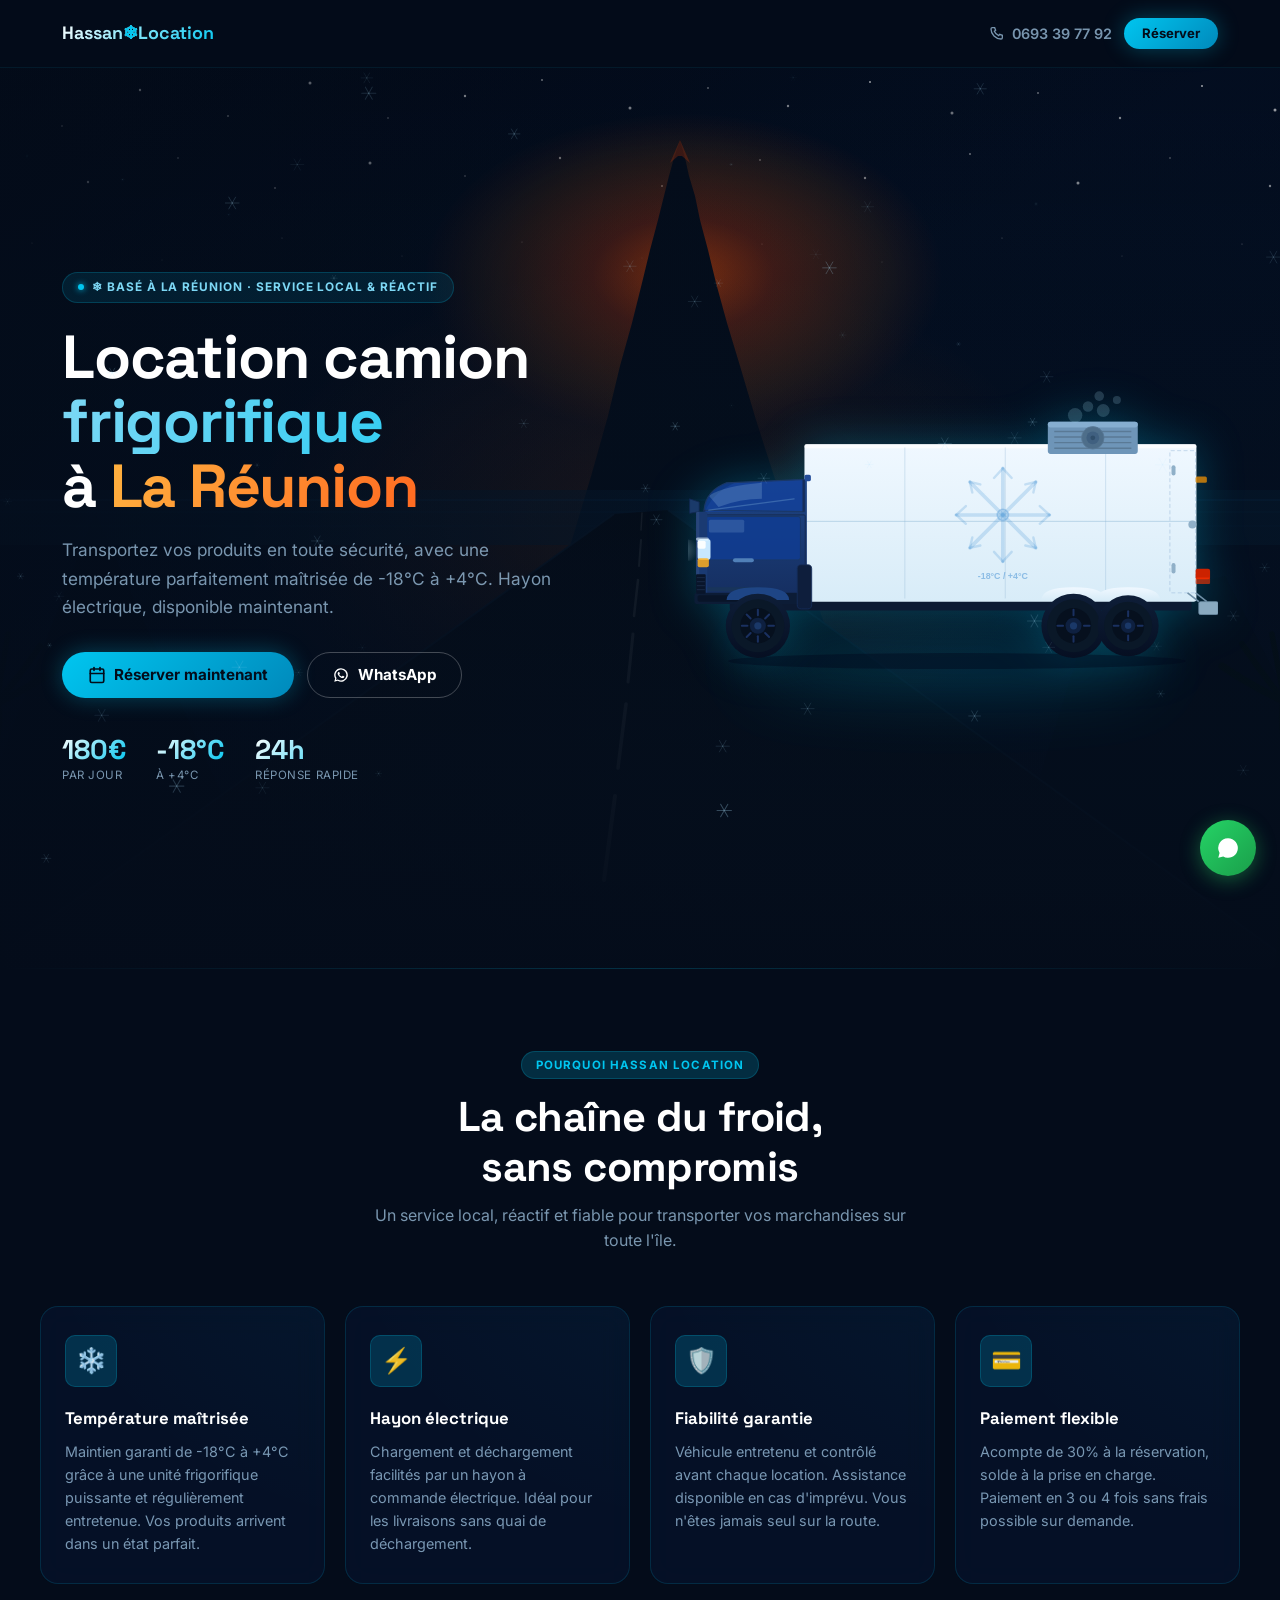
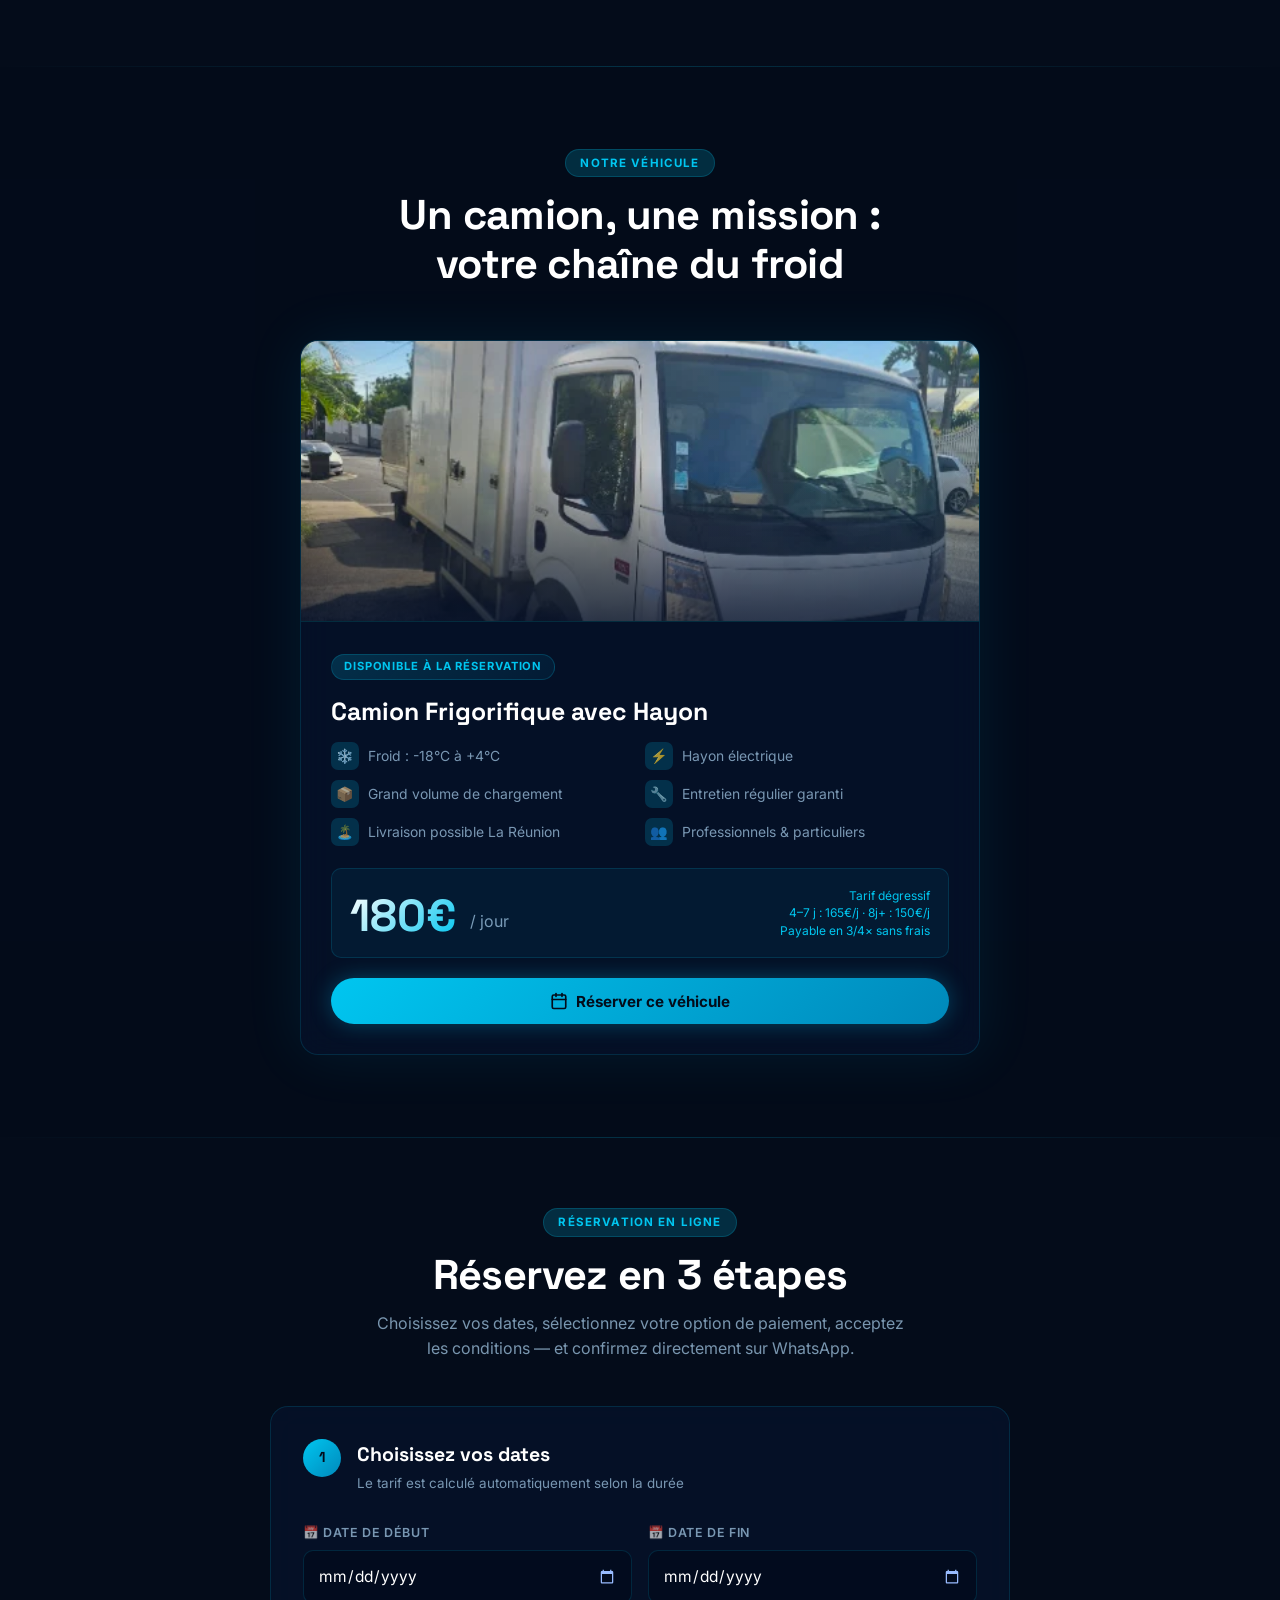
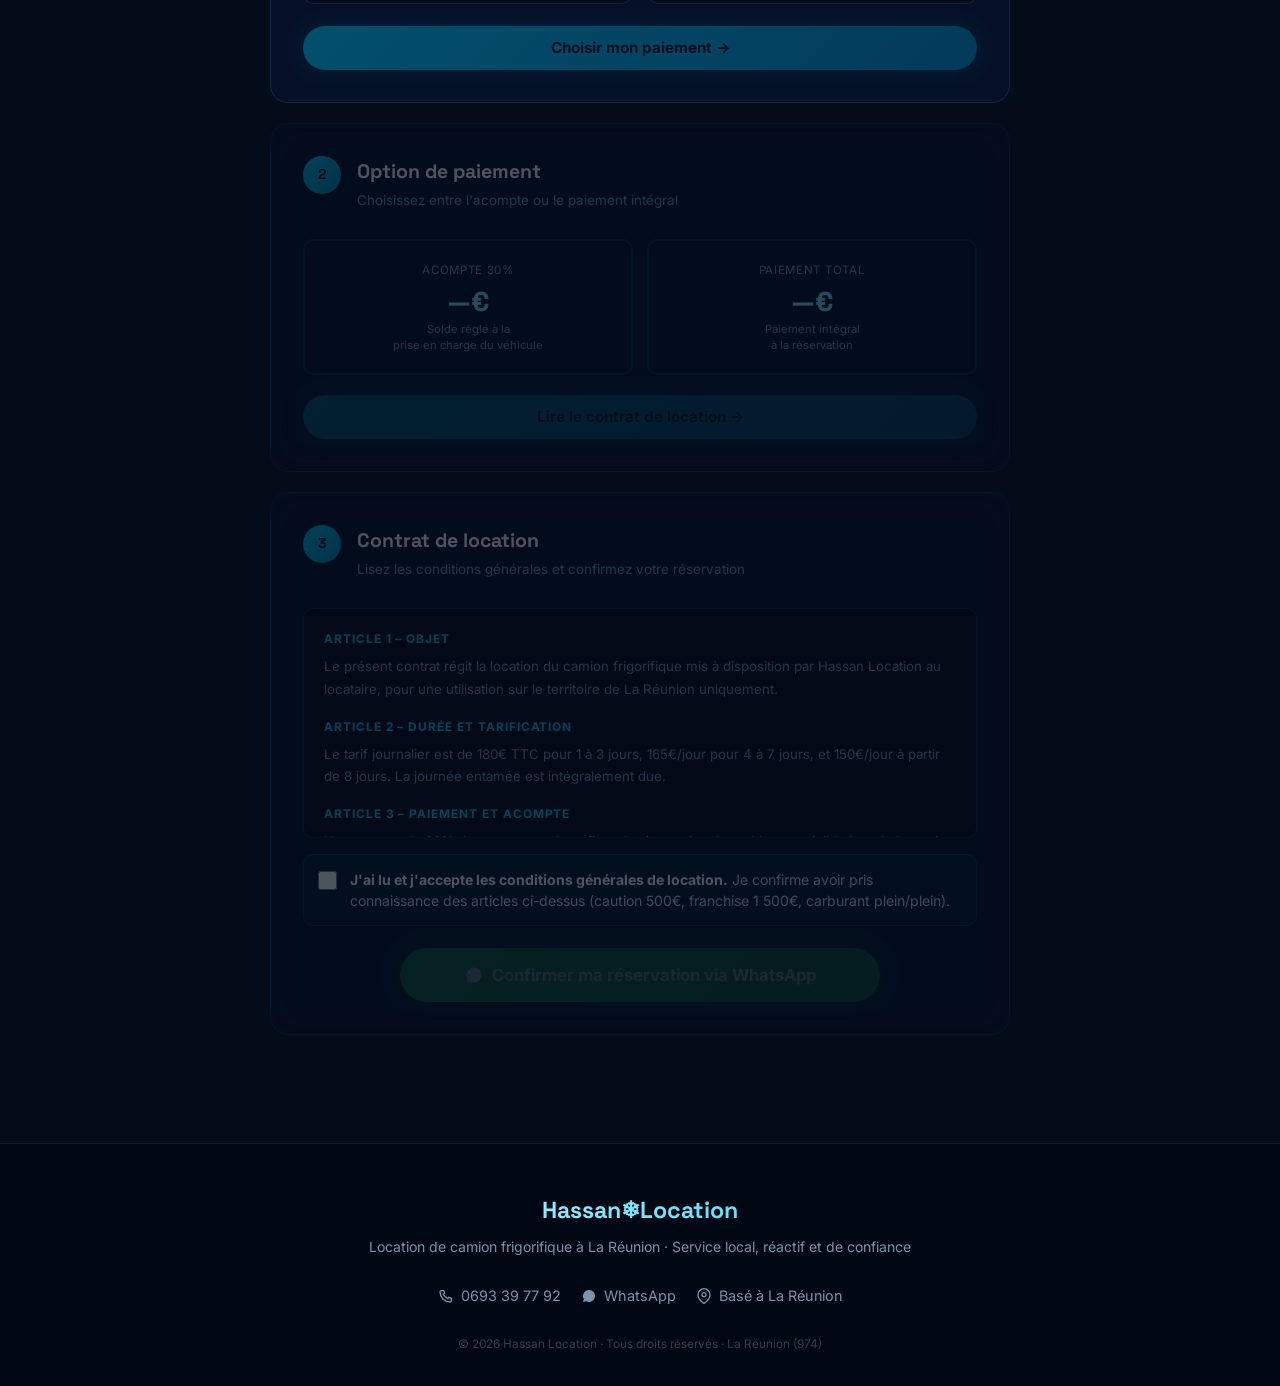
<file: index.html>
<!DOCTYPE html>
<html lang="fr">
<head>
<meta charset="UTF-8">
<meta name="viewport" content="width=device-width, initial-scale=1.0">
<meta name="description" content="Hassan Location – Location camion frigorifique à La Réunion. 180€/jour. Hayon électrique. Température maîtrisée. Réservation en ligne.">
<title>Hassan Location · Camion Frigorifique – La Réunion</title>
<link rel="preconnect" href="https://fonts.googleapis.com">
<link rel="preconnect" href="https://fonts.gstatic.com" crossorigin>
<link href="https://fonts.googleapis.com/css2?family=Space+Grotesk:wght@500;700;900&family=Inter:wght@400;500;600;700&display=swap" rel="stylesheet">
<style>
/* ════════════════════════════════════════════════════════════════
   HASSAN LOCATION – CAMION FRIGORIFIQUE
   Design système : Froid / Volcanique / Premium
   ════════════════════════════════════════════════════════════════ */

:root{
  --bg:         #040c1a;
  --bg-card:    rgba(6,18,44,0.72);
  --cold:       #00c6f0;
  --cold-dk:    #0089bb;
  --cold-lt:    #7dd8f5;
  --cold-glow:  rgba(0,198,240,0.18);
  --cold-border:rgba(0,198,240,0.2);
  --orange:     #ff6820;
  --orange-dk:  #cc4800;
  --white:      #ffffff;
  --muted:      rgba(185,225,255,0.65);
  --text:       rgba(220,240,255,0.92);
  --border:     rgba(0,198,240,0.15);
  --success:    #22d366;
  --r-lg:       18px;
  --r-sm:       10px;
  --r-pill:     999px;
  --font-head:  'Space Grotesk', Arial, sans-serif;
  --font-body:  'Inter', Arial, sans-serif;
  --hdr-h:      68px;
}

*,*::before,*::after{box-sizing:border-box;margin:0;padding:0;}
html{scroll-behavior:smooth;-webkit-text-size-adjust:100%;}
body{
  font-family:var(--font-body);
  background:var(--bg);
  color:var(--text);
  line-height:1.6;
  overflow-x:hidden;
  padding-top:var(--hdr-h);
}
a{color:inherit;text-decoration:none;}
button{font:inherit;color:inherit;background:none;border:none;cursor:pointer;}
input[type="date"],select{font:inherit;}
img{max-width:100%;display:block;}

/* ── CANVAS NEIGE ─────────────────────────── */
#cv{
  position:fixed;inset:0;
  pointer-events:none;
  z-index:3;
  opacity:0.55;
}

/* ── HEADER ───────────────────────────────── */
.hdr{
  position:fixed;top:0;left:0;right:0;
  height:var(--hdr-h);z-index:100;
  background:rgba(4,12,26,0.6);
  border-bottom:1px solid rgba(0,198,240,0.08);
  backdrop-filter:blur(18px);
  -webkit-backdrop-filter:blur(18px);
  transition:background .3s,border-color .3s;
}
.hdr.scrolled{
  background:rgba(4,10,22,0.92);
  border-color:rgba(0,198,240,0.15);
}
.hdr__inner{
  max-width:1200px;margin:0 auto;padding:0 22px;
  height:100%;display:flex;align-items:center;justify-content:space-between;gap:16px;
}
.hdr__brand{
  font-family:var(--font-head);font-weight:900;font-size:1.12rem;
  background:linear-gradient(135deg,#fff 0%,var(--cold) 100%);
  -webkit-background-clip:text;-webkit-text-fill-color:transparent;background-clip:text;
  white-space:nowrap;
}
.hdr__brand span{
  -webkit-text-fill-color:var(--cold);color:var(--cold);
}
.hdr__actions{display:flex;align-items:center;gap:12px;}
.hdr__phone{
  display:flex;align-items:center;gap:7px;
  font-size:.9rem;font-weight:600;color:var(--muted);
  transition:color .2s;
}
.hdr__phone:hover{color:var(--cold);}
.hdr__phone svg{flex-shrink:0;}

/* ── BOUTONS ──────────────────────────────── */
.btn{
  display:inline-flex;align-items:center;justify-content:center;gap:8px;
  font-family:var(--font-body);font-weight:700;
  border-radius:var(--r-pill);border:none;cursor:pointer;
  transition:transform .2s,box-shadow .2s,opacity .2s;
  white-space:nowrap;line-height:1;
  text-decoration:none;
}
.btn:hover:not(:disabled){transform:translateY(-2px);}
.btn:disabled{opacity:.35;cursor:not-allowed;transform:none!important;}
.btn-cold{
  background:linear-gradient(135deg,var(--cold),var(--cold-dk));
  color:#030c1a;font-size:.95rem;padding:14px 26px;
  box-shadow:0 0 22px rgba(0,198,240,0.3);
}
.btn-cold:hover:not(:disabled){box-shadow:0 0 36px rgba(0,198,240,0.5);}
.btn-ghost{
  background:transparent;color:var(--white);
  border:1.5px solid rgba(255,255,255,0.25);
  font-size:.95rem;padding:13px 24px;
}
.btn-ghost:hover:not(:disabled){background:rgba(255,255,255,0.07);border-color:rgba(255,255,255,0.5);}
.btn-wa{
  background:linear-gradient(135deg,#25d366,#1a9e4a);
  color:#fff;font-size:1.05rem;padding:17px 30px;
  box-shadow:0 0 26px rgba(37,211,102,0.3);
  width:100%;max-width:480px;
  animation:pulseWa 2.5s ease infinite;
}
.btn-wa:hover:not(:disabled){box-shadow:0 0 50px rgba(37,211,102,0.55);}
@keyframes pulseWa{
  0%,100%{box-shadow:0 0 24px rgba(37,211,102,0.3);}
  50%{box-shadow:0 0 48px rgba(37,211,102,0.6);}
}
.btn-sm{font-size:.82rem;padding:9px 18px;}
.btn-full{width:100%;}

/* ── HERO ─────────────────────────────────── */
.hero{
  position:relative;min-height:100vh;
  display:flex;align-items:center;
  overflow:hidden;z-index:1;
}
.hero__bg{
  position:absolute;inset:0;z-index:0;
}
.hero__bg svg{width:100%;height:100%;object-fit:cover;}
.hero__overlay{
  position:absolute;inset:0;z-index:1;
  background:
    linear-gradient(180deg,rgba(4,12,26,.25) 0%,rgba(4,12,26,.55) 55%,rgba(4,12,26,.97) 100%),
    linear-gradient(90deg,rgba(4,12,26,.72) 0%,rgba(4,12,26,.1) 55%,transparent 100%);
}
.hero__inner{
  position:relative;z-index:2;
  max-width:1200px;margin:0 auto;padding:80px 22px 60px;
  display:grid;grid-template-columns:1.05fr .95fr;
  gap:40px;align-items:center;
  width:100%;
}
.hero__badge{
  display:inline-flex;align-items:center;gap:8px;
  background:rgba(0,198,240,0.1);
  border:1px solid var(--cold-border);
  color:var(--cold-lt);
  padding:5px 15px;border-radius:var(--r-pill);
  font-size:.74rem;font-weight:700;letter-spacing:.08em;text-transform:uppercase;
  margin-bottom:22px;
}
.hero__badge::before{
  content:'';width:6px;height:6px;border-radius:50%;
  background:var(--cold);
  box-shadow:0 0 6px var(--cold);
  animation:dotPulse 2s ease infinite;
}
@keyframes dotPulse{0%,100%{opacity:1;}50%{opacity:.4;}}
.hero__title{
  font-family:var(--font-head);font-weight:900;
  font-size:clamp(2.2rem,5.2vw,3.8rem);
  line-height:1.06;letter-spacing:-.02em;
  margin-bottom:18px;color:var(--white);
}
.hero__title em{
  font-style:normal;display:block;
  background:linear-gradient(120deg,var(--cold-lt),var(--cold));
  -webkit-background-clip:text;-webkit-text-fill-color:transparent;background-clip:text;
}
.hero__title .hot{
  background:linear-gradient(120deg,#ffb340,var(--orange));
  -webkit-background-clip:text;-webkit-text-fill-color:transparent;background-clip:text;
}
.hero__sub{
  font-size:1.08rem;color:var(--muted);
  margin-bottom:30px;max-width:490px;line-height:1.65;
}
.hero__ctas{display:flex;flex-wrap:wrap;gap:13px;margin-bottom:38px;}
.hero__kpis{display:flex;gap:30px;flex-wrap:wrap;}
.hero__kpi{}
.hero__kpi strong{
  display:block;
  font-family:var(--font-head);font-weight:900;font-size:1.7rem;line-height:1;
  background:linear-gradient(135deg,#fff,var(--cold));
  -webkit-background-clip:text;-webkit-text-fill-color:transparent;background-clip:text;
}
.hero__kpi span{display:block;font-size:.72rem;color:var(--muted);text-transform:uppercase;letter-spacing:.05em;margin-top:3px;}

/* Truck visual */
.hero__visual{
  display:flex;align-items:center;justify-content:center;
  position:relative;
}
.truck-wrap{position:relative;width:100%;max-width:560px;}
.truck-glow{
  position:absolute;bottom:-4%;left:50%;transform:translateX(-50%);
  width:78%;height:44px;border-radius:50%;
  background:var(--cold);filter:blur(34px);
  opacity:.22;animation:grdGlow 3.5s ease-in-out infinite;
}
@keyframes grdGlow{0%,100%{opacity:.22;transform:translateX(-50%) scaleX(1);}50%{opacity:.36;transform:translateX(-50%) scaleX(1.12);}}
.truck-svg{
  width:100%;
  animation:floatTruck 4.2s ease-in-out infinite;
  filter:drop-shadow(0 0 22px rgba(0,198,240,0.28));
}
@keyframes floatTruck{0%,100%{transform:translateY(0);}50%{transform:translateY(-13px);}}

/* ── DIVIDER ──────────────────────────────── */
.divider{
  height:1px;
  background:linear-gradient(90deg,transparent,var(--cold-border),transparent);
  margin:0;
}

/* ── SECTIONS BASE ────────────────────────── */
.sec{padding:82px 22px;position:relative;z-index:2;}
.sec--alt{background:rgba(3,10,26,.6);}
.sec__inner{max-width:1200px;margin:0 auto;}
.sec__head{text-align:center;margin-bottom:52px;}
.sec__label{
  display:inline-flex;align-items:center;gap:7px;
  background:var(--cold-glow);border:1px solid var(--cold-border);
  color:var(--cold);font-size:.72rem;font-weight:700;
  letter-spacing:.1em;text-transform:uppercase;
  padding:4px 14px;border-radius:var(--r-pill);margin-bottom:13px;
}
.sec__title{
  font-family:var(--font-head);font-weight:900;
  font-size:clamp(1.7rem,3.5vw,2.6rem);
  letter-spacing:-.015em;line-height:1.18;color:var(--white);
  margin-bottom:12px;
}
.sec__sub{font-size:1rem;color:var(--muted);max-width:540px;margin:0 auto;}

/* ── AVANTAGES ────────────────────────────── */
.av-grid{
  display:grid;
  grid-template-columns:repeat(auto-fit,minmax(240px,1fr));
  gap:20px;
}
.av-card{
  background:var(--bg-card);
  border:1px solid var(--border);border-radius:var(--r-lg);
  padding:28px 24px;backdrop-filter:blur(14px);
  -webkit-backdrop-filter:blur(14px);
  position:relative;overflow:hidden;
  transition:transform .3s,border-color .3s,box-shadow .3s;
}
.av-card::after{
  content:'';position:absolute;top:-60%;right:-30%;
  width:180%;height:180%;
  background:radial-gradient(circle at top right,rgba(0,198,240,.06),transparent 55%);
  pointer-events:none;
}
.av-card:hover{transform:translateY(-4px);border-color:rgba(0,198,240,.35);box-shadow:0 0 28px rgba(0,198,240,.12);}
.av-card__icon{
  width:52px;height:52px;border-radius:var(--r-sm);
  background:var(--cold-glow);border:1px solid var(--cold-border);
  display:flex;align-items:center;justify-content:center;
  font-size:1.55rem;margin-bottom:18px;
}
.av-card__name{font-family:var(--font-head);font-weight:700;font-size:1.05rem;color:var(--white);margin-bottom:8px;}
.av-card__text{font-size:.9rem;color:var(--muted);line-height:1.6;}

/* ── PRODUCT ──────────────────────────────── */
.product-card{
  max-width:680px;margin:0 auto;
  background:var(--bg-card);border:1px solid var(--border);
  border-radius:var(--r-lg);overflow:hidden;
  backdrop-filter:blur(16px);-webkit-backdrop-filter:blur(16px);
  box-shadow:0 0 60px rgba(0,198,240,.09);
}
.product-card__img{
  background:#04111e;
  display:flex;align-items:center;justify-content:center;
  padding:0;position:relative;overflow:hidden;
  border-bottom:1px solid var(--border);
}
.product-card__img img{
  width:100%;max-height:280px;object-fit:cover;
  filter:brightness(.88) saturate(1.05) contrast(1.08);
}
.product-card__img::after{
  content:'';position:absolute;inset:0;
  background:linear-gradient(180deg,transparent 45%,rgba(6,18,44,.75) 100%),
              linear-gradient(90deg,transparent 50%,rgba(0,198,240,.06) 100%);
}
.product-card__body{padding:30px;}
.product-tag{
  display:inline-block;
  background:linear-gradient(135deg,rgba(0,198,240,.18),rgba(0,137,187,.1));
  border:1px solid var(--cold-border);color:var(--cold);
  font-size:.7rem;font-weight:700;letter-spacing:.08em;text-transform:uppercase;
  padding:3px 12px;border-radius:var(--r-pill);margin-bottom:12px;
}
.product-name{font-family:var(--font-head);font-weight:900;font-size:1.55rem;color:var(--white);margin-bottom:10px;}
.product-specs{
  display:grid;grid-template-columns:repeat(2,1fr);gap:10px;margin-bottom:22px;
}
.spec{display:flex;align-items:center;gap:9px;font-size:.87rem;color:var(--muted);}
.spec__ic{
  width:28px;height:28px;border-radius:7px;flex-shrink:0;
  background:var(--cold-glow);display:flex;align-items:center;justify-content:center;font-size:.88rem;
}
.product-price-row{
  display:flex;align-items:flex-end;gap:14px;
  background:rgba(0,198,240,.06);border:1px solid var(--border);
  border-radius:var(--r-sm);padding:18px;margin-bottom:20px;
  flex-wrap:wrap;
}
.price-big{
  font-family:var(--font-head);font-weight:900;font-size:2.8rem;line-height:1;
  background:linear-gradient(135deg,#fff,var(--cold));
  -webkit-background-clip:text;-webkit-text-fill-color:transparent;background-clip:text;
}
.price-unit{font-size:1rem;color:var(--muted);padding-bottom:5px;}
.price-note{font-size:.75rem;color:var(--cold);margin-left:auto;text-align:right;line-height:1.45;}

/* ── BOOKING WIZARD ───────────────────────── */
.booking{padding:70px 22px 88px;position:relative;z-index:2;}
.booking__inner{max-width:740px;margin:0 auto;}
.booking__head{text-align:center;margin-bottom:44px;}

.step{
  background:var(--bg-card);
  border:1px solid var(--border);
  border-radius:var(--r-lg);padding:32px;
  backdrop-filter:blur(16px);-webkit-backdrop-filter:blur(16px);
  margin-bottom:20px;
  transition:opacity .45s ease,transform .45s ease,border-color .3s;
  scroll-margin-top:calc(var(--hdr-h) + 20px);
}
.step.locked{opacity:.3;pointer-events:none;}
.step__hd{display:flex;align-items:flex-start;gap:16px;margin-bottom:28px;}
.step__num{
  width:38px;height:38px;border-radius:50%;flex-shrink:0;
  display:flex;align-items:center;justify-content:center;
  font-family:var(--font-head);font-weight:900;font-size:.9rem;
  background:linear-gradient(135deg,var(--cold),var(--cold-dk));
  color:#030c1a;
}
.step__num.done{background:linear-gradient(135deg,#22d366,#14883e);}
.step__tt{font-family:var(--font-head);font-weight:700;font-size:1.22rem;color:var(--white);}
.step__sub{font-size:.84rem;color:var(--muted);margin-top:3px;}

/* Dates */
.date-grid{display:grid;grid-template-columns:1fr 1fr;gap:16px;margin-bottom:22px;}
.fgrp{display:flex;flex-direction:column;gap:7px;}
.fgrp label{font-size:.78rem;font-weight:600;color:var(--muted);text-transform:uppercase;letter-spacing:.05em;}
.fgrp input[type="date"]{
  background:rgba(0,8,24,.5);border:1.5px solid var(--border);
  border-radius:var(--r-sm);color:var(--white);
  padding:13px 14px;font-size:.97rem;
  transition:border-color .2s,box-shadow .2s;
  -webkit-appearance:none;appearance:none;
}
.fgrp input[type="date"]:focus{outline:none;border-color:var(--cold);box-shadow:0 0 0 3px rgba(0,198,240,.1);}
input[type="date"]::-webkit-calendar-picker-indicator{filter:invert(.6) sepia(1) saturate(2) hue-rotate(185deg);cursor:pointer;}

/* Price display */
.price-table{
  background:rgba(0,198,240,.05);border:1px solid var(--border);
  border-radius:var(--r-sm);padding:18px;margin-bottom:22px;
  display:none;
}
.price-table.visible{display:block;}
.pr-row{
  display:flex;justify-content:space-between;align-items:center;
  padding:7px 0;font-size:.9rem;color:var(--muted);
  border-bottom:1px solid rgba(255,255,255,.04);
}
.pr-row:last-child{border-bottom:none;}
.pr-row.total{color:var(--white);font-weight:700;font-size:1rem;padding-top:12px;}
.pr-row.total .val{
  font-family:var(--font-head);font-size:1.45rem;
  background:linear-gradient(135deg,#fff,var(--cold));
  -webkit-background-clip:text;-webkit-text-fill-color:transparent;background-clip:text;
}
.badge-red{
  display:inline-flex;align-items:center;gap:4px;
  background:rgba(34,211,102,.12);border:1px solid rgba(34,211,102,.25);
  color:#4dd87a;font-size:.68rem;font-weight:700;
  padding:2px 8px;border-radius:var(--r-pill);margin-left:8px;
}
.date-err{
  color:#ff6060;font-size:.82rem;padding:10px 14px;
  background:rgba(255,60,60,.08);border:1px solid rgba(255,60,60,.2);
  border-radius:var(--r-sm);display:none;
  margin-bottom:14px;
}
.date-err.visible{display:block;}

/* Payment options */
.pay-opts{display:grid;grid-template-columns:1fr 1fr;gap:14px;margin-bottom:20px;}
.pay-card{
  border:2px solid var(--border);border-radius:var(--r-sm);
  padding:20px 16px;text-align:center;cursor:pointer;
  transition:all .22s;background:transparent;color:var(--white);
  position:relative;overflow:hidden;
}
.pay-card:hover{border-color:rgba(0,198,240,.4);background:rgba(0,198,240,.05);}
.pay-card.selected{
  border-color:var(--cold);background:rgba(0,198,240,.1);
  box-shadow:0 0 18px rgba(0,198,240,.18);
}
.pay-card.selected::before{
  content:'✓';position:absolute;top:8px;right:10px;
  font-size:.75rem;font-weight:700;color:var(--cold);
}
.pay-card__label{font-size:.72rem;color:var(--muted);text-transform:uppercase;letter-spacing:.06em;margin-bottom:8px;}
.pay-card__amount{
  font-family:var(--font-head);font-weight:900;font-size:1.7rem;line-height:1;
  background:linear-gradient(135deg,#fff,var(--cold));
  -webkit-background-clip:text;-webkit-text-fill-color:transparent;background-clip:text;
}
.pay-card__note{font-size:.7rem;color:var(--muted);margin-top:7px;line-height:1.4;}
.pay-info{
  background:rgba(0,198,240,.06);border:1px solid var(--border);
  border-radius:var(--r-sm);padding:14px 16px;
  font-size:.84rem;color:var(--muted);margin-bottom:18px;
  display:none;
}
.pay-info.visible{display:block;}

/* Contract */
.contract-box{
  max-height:230px;overflow-y:auto;
  background:rgba(0,5,16,.65);border:1px solid var(--border);
  border-radius:var(--r-sm);padding:20px;
  font-size:.83rem;color:var(--muted);line-height:1.7;
  margin-bottom:16px;
  scrollbar-width:thin;scrollbar-color:var(--cold-dk) transparent;
}
.contract-box::-webkit-scrollbar{width:3px;}
.contract-box::-webkit-scrollbar-track{background:transparent;}
.contract-box::-webkit-scrollbar-thumb{background:var(--cold-dk);border-radius:2px;}
.contract-box h4{
  color:var(--cold);font-size:.74rem;text-transform:uppercase;
  letter-spacing:.08em;margin:16px 0 6px;font-weight:700;
}
.contract-box h4:first-child{margin-top:0;}
.contract-box p{margin-bottom:8px;}
.contract-box li{margin-bottom:4px;margin-left:14px;}
.accept-row{
  display:flex;align-items:flex-start;gap:13px;
  background:rgba(0,198,240,.04);border:1px solid var(--border);
  border-radius:var(--r-sm);padding:14px;cursor:pointer;
  margin-bottom:22px;
}
.accept-row input[type="checkbox"]{
  width:19px;height:19px;flex-shrink:0;
  accent-color:var(--cold);margin-top:2px;cursor:pointer;
}
.accept-row label{font-size:.88rem;cursor:pointer;line-height:1.5;}
.accept-row label strong{color:var(--white);}

/* Confirm summary */
.confirm-summary{
  background:rgba(0,198,240,.05);border:1px solid var(--border);
  border-radius:var(--r-sm);padding:16px;
  font-size:.88rem;color:var(--muted);
  margin-bottom:22px;display:none;line-height:1.75;
}
.confirm-summary.visible{display:block;}
.confirm-summary strong{color:var(--white);}

/* ── FOOTER ───────────────────────────────── */
.footer{
  background:rgba(2,8,20,.9);
  border-top:1px solid var(--border);
  padding:48px 22px 32px;text-align:center;
  position:relative;z-index:2;
}
.footer__logo{
  font-family:var(--font-head);font-weight:900;font-size:1.45rem;
  background:linear-gradient(135deg,#fff,var(--cold));
  -webkit-background-clip:text;-webkit-text-fill-color:transparent;background-clip:text;
  margin-bottom:6px;
}
.footer__tag{color:var(--muted);font-size:.88rem;margin-bottom:26px;}
.footer__links{
  display:flex;justify-content:center;flex-wrap:wrap;gap:20px;
  margin-bottom:28px;
}
.footer__link{
  display:flex;align-items:center;gap:7px;
  color:var(--muted);font-size:.9rem;
  transition:color .2s;
}
.footer__link:hover{color:var(--cold);}
.footer__copy{font-size:.74rem;color:rgba(185,225,255,.25);margin-top:20px;}

/* ── SCROLL REVEAL ───────────────────────── */
.reveal{opacity:0;transform:translateY(28px);transition:opacity .65s ease,transform .65s ease;}
.reveal.in{opacity:1;transform:none;}
.reveal.d1{transition-delay:.1s;}
.reveal.d2{transition-delay:.2s;}
.reveal.d3{transition-delay:.3s;}
.reveal.d4{transition-delay:.4s;}

/* ── UTILITIES ───────────────────────────── */
.text-cold{color:var(--cold);}
.text-center{text-align:center;}

/* ── FLOAT WHATSAPP ──────────────────────── */
.wa-fab{
  position:fixed;bottom:24px;right:24px;z-index:90;
  width:56px;height:56px;border-radius:50%;
  background:linear-gradient(135deg,#25d366,#1a9e4a);
  display:flex;align-items:center;justify-content:center;
  box-shadow:0 4px 20px rgba(37,211,102,.4);
  transition:transform .2s,box-shadow .2s;
  cursor:pointer;
}
.wa-fab:hover{transform:scale(1.1);box-shadow:0 6px 32px rgba(37,211,102,.6);}

/* ── RESPONSIVE ──────────────────────────── */
@media(max-width:900px){
  .hero__inner{grid-template-columns:1fr;text-align:center;padding:70px 20px 52px;}
  .hero__content{order:1;}
  .hero__visual{order:0;}
  .hero__sub{margin-left:auto;margin-right:auto;}
  .hero__ctas{justify-content:center;}
  .hero__kpis{justify-content:center;}
  .truck-wrap{max-width:380px;}
}
@media(max-width:640px){
  :root{--hdr-h:60px;}
  .hdr__phone{display:none;}
  .sec{padding:60px 18px;}
  .date-grid{grid-template-columns:1fr;}
  .pay-opts{grid-template-columns:1fr;}
  .step{padding:22px 16px;}
  .hero__title{font-size:2rem;}
  .hero__kpis{gap:20px;}
  .av-grid{grid-template-columns:1fr;}
  .product-specs{grid-template-columns:1fr;}
  .wa-fab{bottom:16px;right:16px;}
  .booking{padding:52px 18px 72px;}
}
@media(prefers-reduced-motion:reduce){
  html{scroll-behavior:auto;}
  *,*::before,*::after{animation-duration:.001ms!important;transition-duration:.001ms!important;}
  .reveal{opacity:1;transform:none;}
}
</style>
</head>
<body>

<!-- SNOWFLAKE PARTICLES -->
<canvas id="cv"></canvas>

<!-- HEADER -->
<header class="hdr" id="hdr">
  <div class="hdr__inner">
    <div class="hdr__brand">Hassan<span>❄</span>Location</div>
    <div class="hdr__actions">
      <a href="tel:0693397792" class="hdr__phone">
        <svg width="16" height="16" viewBox="0 0 24 24" fill="none" stroke="currentColor" stroke-width="2" stroke-linecap="round"><path d="M5 4h3.5l1.5 4-2 1.5a12 12 0 0 0 6.5 6.5l1.5-2 4 1.5V19a2 2 0 0 1-2 2C10 21 3 14 3 6a2 2 0 0 1 2-2z"/></svg>
        0693 39 77 92
      </a>
      <a href="#booking" class="btn btn-cold btn-sm">Réserver</a>
    </div>
  </div>
</header>

<!-- ══════ HERO ══════ -->
<section class="hero" id="accueil">

  <!-- SVG BACKGROUND SCENE (La Réunion : volcan, route, palmiers) -->
  <div class="hero__bg">
    <svg viewBox="0 0 1440 900" preserveAspectRatio="xMidYMid slice" xmlns="http://www.w3.org/2000/svg">
      <defs>
        <linearGradient id="skyG" x1="0%" y1="0%" x2="100%" y2="100%">
          <stop offset="0%" stop-color="#010814"/>
          <stop offset="45%" stop-color="#030e22"/>
          <stop offset="100%" stop-color="#050d1e"/>
        </linearGradient>
        <radialGradient id="volcG" cx="53%" cy="23%" r="18%">
          <stop offset="0%" stop-color="#ff5500" stop-opacity=".85"/>
          <stop offset="35%" stop-color="#ff4400" stop-opacity=".4"/>
          <stop offset="80%" stop-color="#ff7700" stop-opacity=".12"/>
          <stop offset="100%" stop-color="#ff4400" stop-opacity="0"/>
        </radialGradient>
        <radialGradient id="horizG" cx="51%" cy="50%" r="28%">
          <stop offset="0%" stop-color="#bb4800" stop-opacity=".28"/>
          <stop offset="100%" stop-color="#bb4800" stop-opacity="0"/>
        </radialGradient>
        <linearGradient id="roadG" x1="50%" y1="0%" x2="50%" y2="100%">
          <stop offset="0%" stop-color="#040a14"/>
          <stop offset="100%" stop-color="#08111e"/>
        </linearGradient>
        <linearGradient id="mistG" x1="0%" y1="0%" x2="0%" y2="100%">
          <stop offset="0%" stop-color="#00c6f0" stop-opacity="0"/>
          <stop offset="100%" stop-color="#00c6f0" stop-opacity=".045"/>
        </linearGradient>
      </defs>

      <!-- SKY -->
      <rect width="1440" height="900" fill="url(#skyG)"/>

      <!-- STARS -->
      <g fill="white">
        <circle cx="68" cy="30" r="1.5" opacity=".9"/><circle cx="142" cy="58" r=".8" opacity=".7"/>
        <circle cx="220" cy="22" r="1.2" opacity=".85"/><circle cx="308" cy="48" r="1" opacity=".6"/>
        <circle cx="390" cy="15" r="1.5" opacity=".8"/><circle cx="468" cy="50" r=".8" opacity=".65"/>
        <circle cx="545" cy="28" r="1.2" opacity=".9"/><circle cx="622" cy="12" r="1" opacity=".7"/>
        <circle cx="710" cy="40" r="1.5" opacity=".75"/><circle cx="788" cy="20" r=".8" opacity=".8"/>
        <circle cx="868" cy="38" r="1.2" opacity=".7"/><circle cx="950" cy="14" r="1" opacity=".85"/>
        <circle cx="1032" cy="45" r="1.5" opacity=".6"/><circle cx="1118" cy="25" r=".8" opacity=".9"/>
        <circle cx="1200" cy="50" r="1.2" opacity=".7"/><circle cx="1282" cy="18" r="1" opacity=".85"/>
        <circle cx="1355" cy="42" r="1.5" opacity=".8"/><circle cx="1415" cy="30" r=".8" opacity=".65"/>
        <circle cx="48" cy="98" r=".8" opacity=".6"/><circle cx="168" cy="114" r="1.2" opacity=".75"/>
        <circle cx="258" cy="90" r=".8" opacity=".7"/><circle cx="355" cy="120" r="1" opacity=".55"/>
        <circle cx="450" cy="95" r="1.5" opacity=".8"/><circle cx="545" cy="108" r=".8" opacity=".6"/>
        <circle cx="640" cy="90" r="1.2" opacity=".75"/><circle cx="742" cy="118" r="1" opacity=".6"/>
        <circle cx="840" cy="92" r=".8" opacity=".8"/><circle cx="945" cy="110" r="1.2" opacity=".7"/>
        <circle cx="1050" cy="86" r="1" opacity=".6"/><circle cx="1158" cy="115" r="1.5" opacity=".75"/>
        <circle cx="1250" cy="90" r=".8" opacity=".6"/><circle cx="1350" cy="118" r="1.2" opacity=".7"/>
        <circle cx="1412" cy="94" r="1" opacity=".65"/>
        <circle cx="112" cy="175" r=".6" opacity=".5"/><circle cx="242" cy="192" r=".5" opacity=".4"/>
        <circle cx="362" cy="170" r=".6" opacity=".5"/><circle cx="482" cy="188" r=".5" opacity=".4"/>
        <circle cx="602" cy="174" r=".6" opacity=".5"/><circle cx="722" cy="190" r=".5" opacity=".4"/>
        <circle cx="842" cy="176" r=".6" opacity=".5"/><circle cx="962" cy="194" r=".5" opacity=".4"/>
        <circle cx="1082" cy="170" r=".6" opacity=".5"/><circle cx="1202" cy="188" r=".5" opacity=".4"/>
        <circle cx="1322" cy="176" r=".6" opacity=".5"/>
      </g>

      <!-- HORIZON WARM GLOW (coucher de soleil volcanique) -->
      <rect width="1440" height="900" fill="url(#horizG)"/>

      <!-- VOLCAN GLOW (cratère) -->
      <rect width="1440" height="900" fill="url(#volcG)"/>

      <!-- MOUNTAIN LEFT -->
      <polygon points="0,900 175,445 380,900" fill="#030b18"/>
      <!-- MAIN VOLCANO (Piton de la Fournaise) - jagged summit -->
      <polygon points="490,900 590,640 625,555 652,472 672,405 688,348 700,298 712,255 722,215 730,182 738,152 744,128 749,108 754,90 760,72 765,90 769,108 775,128 780,152 788,182 796,215 807,255 820,298 836,352 854,408 876,472 904,555 938,640 982,730 1028,820 1068,900" fill="#040c1a"/>
      <!-- Lava/crater glow hints on volcano sides -->
      <polygon points="750,95 760,72 770,95 762,88 758,88" fill="#ff4400" opacity=".35"/>
      <!-- RIGHT HILLS -->
      <polygon points="1060,900 1175,532 1215,490 1255,520 1305,508 1440,770 1440,900" fill="#040c1a"/>

      <!-- OCEAN BAND at horizon -->
      <rect x="0" y="422" width="1440" height="55" fill="#06213a" opacity=".55"/>
      <!-- Ocean shimmer -->
      <line x1="0" y1="432" x2="1440" y2="432" stroke="#0d4878" stroke-width="1" opacity=".4"/>
      <line x1="0" y1="444" x2="1440" y2="444" stroke="#0a3a62" stroke-width="1" opacity=".25"/>
      <line x1="0" y1="458" x2="1440" y2="458" stroke="#0a3a62" stroke-width="1" opacity=".15"/>

      <!-- ROAD -->
      <polygon points="60,900 694,446 748,442 1380,900" fill="url(#roadG)"/>
      <!-- Road edges -->
      <line x1="60" y1="900" x2="694" y2="446" stroke="#0a1c30" stroke-width="2" opacity=".8"/>
      <line x1="748" y1="442" x2="1380" y2="900" stroke="#0a1c30" stroke-width="2" opacity=".8"/>
      <!-- Road center dashes (perspective) -->
      <g stroke="white" stroke-linecap="round" opacity=".14">
        <line x1="722" y1="445" x2="721" y2="462" stroke-width="1.5"/>
        <line x1="721" y1="472" x2="719" y2="498" stroke-width="2"/>
        <line x1="718" y1="512" x2="714" y2="548" stroke-width="2.5"/>
        <line x1="713" y1="566" x2="708" y2="614" stroke-width="3"/>
        <line x1="706" y1="636" x2="698" y2="700" stroke-width="3.5"/>
        <line x1="695" y1="728" x2="684" y2="812" stroke-width="4"/>
      </g>

      <!-- PALM TREES (silhouettes) -->
      <!-- Left palm -->
      <g fill="none" stroke="#030e10" stroke-linecap="round">
        <path d="M80,900 Q75,820 70,758 Q65,706 74,676 Q79,658 76,636" stroke-width="10"/>
        <path d="M76,636 Q36,618 10,596" stroke-width="7"/>
        <path d="M76,636 Q54,608 36,578" stroke-width="6"/>
        <path d="M76,636 Q72,604 68,570" stroke-width="5.5"/>
        <path d="M76,636 Q82,602 88,566" stroke-width="5.5"/>
        <path d="M76,636 Q100,608 120,578" stroke-width="6"/>
        <path d="M76,636 Q112,618 138,600" stroke-width="7"/>
      </g>
      <!-- Right palm -->
      <g fill="none" stroke="#030e10" stroke-linecap="round">
        <path d="M1360,900 Q1366,820 1371,758 Q1376,706 1367,676 Q1362,658 1365,634" stroke-width="10"/>
        <path d="M1365,634 Q1405,616 1430,594" stroke-width="7"/>
        <path d="M1365,634 Q1388,606 1408,576" stroke-width="6"/>
        <path d="M1365,634 Q1370,602 1376,568" stroke-width="5.5"/>
        <path d="M1365,634 Q1358,600 1352,566" stroke-width="5.5"/>
        <path d="M1365,634 Q1342,606 1322,576" stroke-width="6"/>
        <path d="M1365,634 Q1328,616 1302,598" stroke-width="7"/>
      </g>

      <!-- COLD MIST overlay (bottom) -->
      <rect width="1440" height="900" fill="url(#mistG)"/>
    </svg>
  </div>
  <div class="hero__overlay"></div>

  <!-- CONTENT + TRUCK -->
  <div class="hero__inner">

    <div class="hero__content">
      <div class="hero__badge">❄ Basé à La Réunion · Service local &amp; réactif</div>
      <h1 class="hero__title">
        Location camion<br>
        <em>frigorifique</em>
        à <span class="hot">La Réunion</span>
      </h1>
      <p class="hero__sub">
        Transportez vos produits en toute sécurité, avec une température parfaitement maîtrisée de -18°C à +4°C. Hayon électrique, disponible maintenant.
      </p>
      <div class="hero__ctas">
        <a href="#booking" class="btn btn-cold">
          <svg width="18" height="18" viewBox="0 0 24 24" fill="none" stroke="currentColor" stroke-width="2.2" stroke-linecap="round"><rect x="3" y="4" width="18" height="18" rx="2"/><line x1="16" y1="2" x2="16" y2="6"/><line x1="8" y1="2" x2="8" y2="6"/><line x1="3" y1="10" x2="21" y2="10"/></svg>
          Réserver maintenant
        </a>
        <a href="https://wa.me/262693397792" class="btn btn-ghost" target="_blank" rel="noopener">
          <svg width="18" height="18" viewBox="0 0 24 24" fill="currentColor"><path d="M12 3a9 9 0 0 0-7.8 13.5L3 21l4.6-1.2A9 9 0 1 0 12 3zm0 16.2a7.2 7.2 0 0 1-3.7-1l-.27-.16-2.73.72.73-2.66-.18-.28A7.2 7.2 0 1 1 12 19.2zm3.96-5.38c-.22-.11-1.29-.64-1.49-.71-.2-.07-.35-.11-.5.11-.15.22-.57.71-.7.86-.13.14-.26.16-.48.05-.22-.11-.93-.34-1.77-1.09-.65-.58-1.09-1.3-1.22-1.52-.13-.22-.01-.34.1-.45.1-.1.22-.26.33-.39.11-.13.15-.22.22-.37.07-.15.04-.28-.02-.39-.06-.11-.5-1.2-.68-1.64-.18-.43-.36-.37-.5-.38h-.42c-.15 0-.39.06-.59.28-.2.22-.77.75-.77 1.83 0 1.08.79 2.12.9 2.27.11.15 1.55 2.37 3.76 3.32.52.23.93.36 1.25.46.52.17 1 .14 1.37.09.42-.06 1.29-.53 1.47-1.04.18-.51.18-.95.13-1.04-.05-.1-.2-.16-.42-.27z"/></svg>
          WhatsApp
        </a>
      </div>
      <div class="hero__kpis">
        <div class="hero__kpi"><strong>180€</strong><span>par jour</span></div>
        <div class="hero__kpi"><strong>-18°C</strong><span>à +4°C</span></div>
        <div class="hero__kpi"><strong>24h</strong><span>Réponse rapide</span></div>
      </div>
    </div>

    <div class="hero__visual">
      <div class="truck-wrap">
        <div class="truck-glow"></div>
        <!-- TRUCK SVG ILLUSTRATION (camion frigorifique left-facing) -->
        <svg class="truck-svg" viewBox="0 0 660 360" xmlns="http://www.w3.org/2000/svg">
          <defs>
            <radialGradient id="hlGlow" cx="30%" cy="50%" r="70%">
              <stop offset="0%" stop-color="#d0f0ff" stop-opacity=".5"/>
              <stop offset="100%" stop-color="#d0f0ff" stop-opacity="0"/>
            </radialGradient>
            <linearGradient id="boxFace" x1="0%" y1="0%" x2="0%" y2="100%">
              <stop offset="0%" stop-color="#f0f8ff"/>
              <stop offset="100%" stop-color="#d8ecf8"/>
            </linearGradient>
            <linearGradient id="cabG" x1="0%" y1="0%" x2="0%" y2="100%">
              <stop offset="0%" stop-color="#1e4585"/>
              <stop offset="100%" stop-color="#152e60"/>
            </linearGradient>
            <linearGradient id="wheelG" x1="0%" y1="0%" x2="0%" y2="100%">
              <stop offset="0%" stop-color="#0e1e38"/>
              <stop offset="100%" stop-color="#060f22"/>
            </linearGradient>
          </defs>

          <!-- GROUND SHADOW -->
          <ellipse cx="335" cy="350" rx="285" ry="10" fill="rgba(0,10,30,.45)"/>

          <!-- CHASSIS -->
          <rect x="52" y="275" width="575" height="12" rx="3" fill="#0c1a32"/>

          <!-- ── BOX BODY ── -->
          <!-- Main side panel -->
          <rect x="145" y="80" width="488" height="196" rx="3" fill="url(#boxFace)"/>
          <!-- Top highlight strip -->
          <rect x="145" y="80" width="488" height="5" rx="2" fill="rgba(255,255,255,.75)"/>
          <!-- Mid-height horizontal seam -->
          <line x1="145" y1="176" x2="633" y2="176" stroke="rgba(140,180,210,.5)" stroke-width="1.2"/>
          <!-- Vertical panel seams -->
          <line x1="270" y1="84" x2="270" y2="272" stroke="rgba(140,180,210,.4)" stroke-width="1"/>
          <line x1="395" y1="84" x2="395" y2="272" stroke="rgba(140,180,210,.4)" stroke-width="1"/>
          <line x1="520" y1="84" x2="520" y2="272" stroke="rgba(140,180,210,.4)" stroke-width="1"/>

          <!-- SNOWFLAKE on side panel (center 392, 168) -->
          <g transform="translate(392,168)" stroke="rgba(60,140,210,.22)" stroke-linecap="round">
            <line x1="-58" y1="0" x2="58" y2="0" stroke-width="4.5"/>
            <line x1="0" y1="-58" x2="0" y2="58" stroke-width="4.5"/>
            <line x1="-41" y1="-41" x2="41" y2="41" stroke-width="4.5"/>
            <line x1="41" y1="-41" x2="-41" y2="41" stroke-width="4.5"/>
            <!-- Branch tips -->
            <g stroke-width="3">
              <line x1="-58" y1="0" x2="-46" y2="-11"/><line x1="-58" y1="0" x2="-46" y2="11"/>
              <line x1="58" y1="0" x2="46" y2="-11"/><line x1="58" y1="0" x2="46" y2="11"/>
              <line x1="0" y1="-58" x2="-11" y2="-46"/><line x1="0" y1="-58" x2="11" y2="-46"/>
              <line x1="0" y1="58" x2="-11" y2="46"/><line x1="0" y1="58" x2="11" y2="46"/>
              <line x1="-41" y1="-41" x2="-28" y2="-38"/><line x1="-41" y1="-41" x2="-38" y2="-28"/>
              <line x1="41" y1="41" x2="28" y2="38"/><line x1="41" y1="41" x2="38" y2="28"/>
              <line x1="41" y1="-41" x2="38" y2="-28"/><line x1="41" y1="-41" x2="28" y2="-38"/>
              <line x1="-41" y1="41" x2="-28" y2="38"/><line x1="-41" y1="41" x2="-38" y2="28"/>
            </g>
            <!-- Center hex -->
            <circle cx="0" cy="0" r="7" fill="rgba(60,140,210,.15)" stroke="rgba(60,140,210,.3)" stroke-width="2"/>
          </g>
          <!-- Temp label -->
          <text x="392" y="248" font-family="Arial,sans-serif" font-size="11" fill="rgba(60,140,210,.5)" text-anchor="middle" font-weight="700">-18°C / +4°C</text>

          <!-- REAR DOOR (x 600-634) -->
          <rect x="600" y="88" width="32" height="177" rx="1" fill="none" stroke="rgba(140,175,210,.45)" stroke-width="1.2" stroke-dasharray="5,3"/>
          <!-- Door hinges -->
          <rect x="602" y="106" width="5" height="13" rx="2.5" fill="#90b0c8"/>
          <rect x="602" y="228" width="5" height="13" rx="2.5" fill="#90b0c8"/>
          <!-- Door handle -->
          <circle cx="628" cy="180" r="5" fill="#90b0c8"/>
          <!-- Tail lights -->
          <rect x="632" y="235" width="18" height="13" rx="2.5" fill="#cc2200"/>
          <rect x="632" y="246" width="18" height="8" rx="1.5" fill="#ff3300" opacity=".6"/>
          <!-- Side marker light -->
          <rect x="632" y="120" width="14" height="8" rx="2" fill="#ff9900" opacity=".7"/>

          <!-- REFRIGERATION UNIT on top -->
          <rect x="448" y="52" width="112" height="40" rx="3.5" fill="#6e95b8"/>
          <rect x="448" y="52" width="112" height="7" rx="3.5" fill="#86aed0"/>
          <!-- Vent lines -->
          <line x1="456" y1="64" x2="552" y2="64" stroke="#5a7a96" stroke-width="1.8"/>
          <line x1="456" y1="71" x2="552" y2="71" stroke="#5a7a96" stroke-width="1.8"/>
          <line x1="456" y1="78" x2="552" y2="78" stroke="#5a7a96" stroke-width="1.8"/>
          <line x1="456" y1="85" x2="552" y2="85" stroke="#5a7a96" stroke-width="1.8"/>
          <!-- Fan grille -->
          <circle cx="504" cy="72" r="14" fill="#4e6e8a" stroke="#5a7a96" stroke-width="1"/>
          <circle cx="504" cy="72" r="8" fill="#406080"/>
          <circle cx="504" cy="72" r="3" fill="#304e6a"/>

          <!-- COLD VAPOR wisps above unit -->
          <g opacity=".18" fill="#aae8ff">
            <circle cx="482" cy="44" r="9"/>
            <circle cx="498" cy="33" r="6.5"/>
            <circle cx="517" cy="38" r="8"/>
            <circle cx="534" cy="25" r="5"/>
            <circle cx="512" cy="20" r="6"/>
          </g>

          <!-- HAYON PLATFORM (rear) -->
          <rect x="636" y="276" width="24" height="16" rx="2" fill="#8aaac0" stroke="#7090a8" stroke-width="1"/>
          <!-- Hayon arms -->
          <line x1="636" y1="276" x2="622" y2="265" stroke="#7090a8" stroke-width="2"/>
          <line x1="646" y1="276" x2="632" y2="265" stroke="#7090a8" stroke-width="2"/>

          <!-- ── CAB ── -->
          <!-- Main cab body -->
          <path d="M148,272 L14,272 L14,214 Q13,178 24,158 Q33,140 58,128 L148,124 Z" fill="url(#cabG)"/>
          <!-- Cab roof bar -->
          <rect x="145" y="118" width="8" height="8" rx="2" fill="#254e9a"/>
          <!-- Windshield -->
          <path d="M20,162 Q22,138 48,128 L140,124 L144,124 L144,164 L20,164 Z" fill="rgba(18,65,155,.78)"/>
          <!-- Windshield glare -->
          <path d="M26,144 Q45,132 92,128 L92,148 Q65,148 38,158 Z" fill="rgba(200,235,255,.18)"/>
          <!-- Windshield border -->
          <path d="M20,162 Q22,138 48,128 L140,124 L144,124 L144,164 Z" fill="none" stroke="#1a3868" stroke-width="1.5"/>
          <!-- A-pillar right -->
          <line x1="144" y1="124" x2="144" y2="164" stroke="#162e5a" stroke-width="3"/>
          <!-- A-pillar left -->
          <line x1="20" y1="164" x2="20" y2="162" stroke="#162e5a" stroke-width="3"/>
          <!-- Side window (door glass) -->
          <rect x="22" y="170" width="118" height="54" rx="3" fill="rgba(16,60,148,.8)"/>
          <rect x="22" y="170" width="118" height="54" rx="3" fill="none" stroke="#1a3868" stroke-width="1.2"/>
          <!-- Window glare -->
          <rect x="26" y="174" width="44" height="16" rx="2" fill="rgba(200,235,255,.15)"/>
          <!-- Door panel -->
          <rect x="14" y="168" width="132" height="105" rx="2" fill="none" stroke="#162e58" stroke-width="1.5"/>
          <!-- Door handle -->
          <rect x="56" y="222" width="26" height="5" rx="2.5" fill="#5080b8"/>
          <!-- Wiper -->
          <line x1="26" y1="162" x2="132" y2="148" stroke="rgba(100,150,200,.45)" stroke-width="1.8" stroke-linecap="round"/>
          <!-- Step rail -->
          <rect x="20" y="258" width="70" height="5" rx="2.5" fill="#18345a"/>
          <!-- Side mirror -->
          <path d="M14,152 L2,148 L2,166 L14,164 Z" fill="#1a3a6a" stroke="#122a52" stroke-width="1"/>

          <!-- FRONT FACE of cab (narrow vertical slab) -->
          <rect x="10" y="164" width="14" height="110" rx="2" fill="#1a3a72"/>
          <!-- Front face highlight -->
          <rect x="10" y="164" width="4" height="110" rx="1" fill="rgba(255,255,255,.06)"/>

          <!-- HEADLIGHTS -->
          <rect x="12" y="198" width="16" height="26" rx="3.5" fill="#c8e8ff"/>
          <!-- Main beam bulb -->
          <rect x="12" y="200" width="10" height="10" rx="2" fill="white" opacity=".92"/>
          <!-- Headlight glow cone (going LEFT) -->
          <path d="M12,200 L-30,195 L-30,228 L12,224 Z" fill="url(#hlGlow)"/>
          <!-- Turn signal -->
          <rect x="12" y="222" width="14" height="11" rx="2.5" fill="#ffb020" opacity=".85"/>
          <!-- DRL strip -->
          <rect x="10" y="196" width="16" height="4" rx="2" fill="#e8f8ff" opacity=".6"/>

          <!-- BUMPER -->
          <rect x="8" y="265" width="140" height="14" rx="3.5" fill="#0c1c36"/>
          <!-- Bumper step -->
          <rect x="12" y="268" width="58" height="8" rx="2" fill="#081428"/>
          <!-- Front grille -->
          <rect x="10" y="242" width="12" height="24" rx="1" fill="#09152a"/>
          <line x1="11" y1="246" x2="21" y2="246" stroke="#152540" stroke-width="1.5"/>
          <line x1="11" y1="251" x2="21" y2="251" stroke="#152540" stroke-width="1.5"/>
          <line x1="11" y1="256" x2="21" y2="256" stroke="#152540" stroke-width="1.5"/>
          <line x1="11" y1="261" x2="21" y2="261" stroke="#152540" stroke-width="1.5"/>

          <!-- Fuel tank between cab and box -->
          <rect x="136" y="230" width="18" height="55" rx="5" fill="#0e1e3c" stroke="#162e5a" stroke-width="1"/>

          <!-- WHEEL ARCHES -->
          <!-- Front arch -->
          <path d="M48,274 Q48,258 87,258 Q126,258 126,274" fill="#1e4585"/>
          <!-- Rear arches -->
          <path d="M440,274 Q440,258 480,258 Q520,258 520,274" fill="url(#boxFace)"/>
          <path d="M508,274 Q508,258 548,258 Q588,258 588,274" fill="url(#boxFace)"/>

          <!-- ── WHEELS ── -->
          <!-- FRONT WHEEL -->
          <circle cx="87" cy="306" r="40" fill="url(#wheelG)"/>
          <circle cx="87" cy="306" r="33" fill="#0a1828"/>
          <circle cx="87" cy="306" r="22" fill="#06101e"/>
          <circle cx="87" cy="306" r="10" fill="#0e2040"/>
          <circle cx="87" cy="306" r="4.5" fill="#1a3868"/>
          <g transform="translate(87,306)" stroke="#1a3060" stroke-linecap="round" stroke-width="2.5">
            <line x1="0" y1="-20" x2="0" y2="-13"/>
            <line x1="0" y1="13" x2="0" y2="20"/>
            <line x1="-20" y1="0" x2="-13" y2="0"/>
            <line x1="13" y1="0" x2="20" y2="0"/>
            <line x1="-14" y1="-14" x2="-9" y2="-9"/>
            <line x1="9" y1="9" x2="14" y2="14"/>
            <line x1="14" y1="-14" x2="9" y2="-9"/>
            <line x1="-9" y1="9" x2="-14" y2="14"/>
          </g>

          <!-- REAR INNER WHEEL -->
          <circle cx="480" cy="306" r="40" fill="url(#wheelG)"/>
          <circle cx="480" cy="306" r="33" fill="#0a1828"/>
          <circle cx="480" cy="306" r="22" fill="#06101e"/>
          <circle cx="480" cy="306" r="10" fill="#0e2040"/>
          <circle cx="480" cy="306" r="4.5" fill="#1a3868"/>
          <g transform="translate(480,306)" stroke="#1a3060" stroke-linecap="round" stroke-width="2.5">
            <line x1="0" y1="-20" x2="0" y2="-13"/>
            <line x1="0" y1="13" x2="0" y2="20"/>
            <line x1="-20" y1="0" x2="-13" y2="0"/>
            <line x1="13" y1="0" x2="20" y2="0"/>
          </g>

          <!-- REAR OUTER WHEEL -->
          <circle cx="548" cy="306" r="38" fill="url(#wheelG)"/>
          <circle cx="548" cy="306" r="30" fill="#0a1828"/>
          <circle cx="548" cy="306" r="20" fill="#06101e"/>
          <circle cx="548" cy="306" r="9" fill="#0e2040"/>
          <circle cx="548" cy="306" r="4" fill="#1a3868"/>
          <g transform="translate(548,306)" stroke="#1a3060" stroke-linecap="round" stroke-width="2.5">
            <line x1="0" y1="-18" x2="0" y2="-12"/>
            <line x1="0" y1="12" x2="0" y2="18"/>
            <line x1="-18" y1="0" x2="-12" y2="0"/>
            <line x1="12" y1="0" x2="18" y2="0"/>
          </g>
        </svg>
        <!-- end truck SVG -->
      </div>
    </div>

  </div>
</section>

<div class="divider"></div>

<!-- ══════ AVANTAGES ══════ -->
<section class="sec" id="avantages">
  <div class="sec__inner">
    <div class="sec__head reveal">
      <div class="sec__label">Pourquoi Hassan Location</div>
      <h2 class="sec__title">La chaîne du froid,<br>sans compromis</h2>
      <p class="sec__sub">Un service local, réactif et fiable pour transporter vos marchandises sur toute l'île.</p>
    </div>
    <div class="av-grid">
      <div class="av-card reveal d1">
        <div class="av-card__icon">❄️</div>
        <div class="av-card__name">Température maîtrisée</div>
        <p class="av-card__text">Maintien garanti de -18°C à +4°C grâce à une unité frigorifique puissante et régulièrement entretenue. Vos produits arrivent dans un état parfait.</p>
      </div>
      <div class="av-card reveal d2">
        <div class="av-card__icon">⚡</div>
        <div class="av-card__name">Hayon électrique</div>
        <p class="av-card__text">Chargement et déchargement facilités par un hayon à commande électrique. Idéal pour les livraisons sans quai de déchargement.</p>
      </div>
      <div class="av-card reveal d3">
        <div class="av-card__icon">🛡️</div>
        <div class="av-card__name">Fiabilité garantie</div>
        <p class="av-card__text">Véhicule entretenu et contrôlé avant chaque location. Assistance disponible en cas d'imprévu. Vous n'êtes jamais seul sur la route.</p>
      </div>
      <div class="av-card reveal d4">
        <div class="av-card__icon">💳</div>
        <div class="av-card__name">Paiement flexible</div>
        <p class="av-card__text">Acompte de 30% à la réservation, solde à la prise en charge. Paiement en 3 ou 4 fois sans frais possible sur demande.</p>
      </div>
    </div>
  </div>
</section>

<div class="divider"></div>

<!-- ══════ PRODUIT ══════ -->
<section class="sec sec--alt" id="produit">
  <div class="sec__inner">
    <div class="sec__head reveal">
      <div class="sec__label">Notre véhicule</div>
      <h2 class="sec__title">Un camion, une mission :<br>votre chaîne du froid</h2>
    </div>
    <div class="product-card reveal">
      <div class="product-card__img">
        <img src="[data-uri]" alt="Camion frigorifique Hassan Location La Réunion">
      </div>
      <div class="product-card__body">
        <div class="product-tag">Disponible à la réservation</div>
        <div class="product-name">Camion Frigorifique avec Hayon</div>
        <div class="product-specs">
          <div class="spec"><div class="spec__ic">❄️</div>Froid : -18°C à +4°C</div>
          <div class="spec"><div class="spec__ic">⚡</div>Hayon électrique</div>
          <div class="spec"><div class="spec__ic">📦</div>Grand volume de chargement</div>
          <div class="spec"><div class="spec__ic">🔧</div>Entretien régulier garanti</div>
          <div class="spec"><div class="spec__ic">🏝️</div>Livraison possible La Réunion</div>
          <div class="spec"><div class="spec__ic">👥</div>Professionnels &amp; particuliers</div>
        </div>
        <div class="product-price-row">
          <div class="price-big">180€</div>
          <div class="price-unit">/ jour</div>
          <div class="price-note">Tarif dégressif<br>4–7 j : 165€/j · 8j+ : 150€/j<br>Payable en 3/4× sans frais</div>
        </div>
        <a href="#booking" class="btn btn-cold btn-full">
          <svg width="18" height="18" viewBox="0 0 24 24" fill="none" stroke="currentColor" stroke-width="2.2" stroke-linecap="round"><rect x="3" y="4" width="18" height="18" rx="2"/><line x1="16" y1="2" x2="16" y2="6"/><line x1="8" y1="2" x2="8" y2="6"/><line x1="3" y1="10" x2="21" y2="10"/></svg>
          Réserver ce véhicule
        </a>
      </div>
    </div>
  </div>
</section>

<div class="divider"></div>

<!-- ══════ RÉSERVATION ══════ -->
<section class="booking" id="booking">
  <div class="booking__inner">
    <div class="booking__head reveal">
      <div class="sec__label">Réservation en ligne</div>
      <h2 class="sec__title">Réservez en 3 étapes</h2>
      <p class="sec__sub">Choisissez vos dates, sélectionnez votre option de paiement, acceptez les conditions — et confirmez directement sur WhatsApp.</p>
    </div>

    <!-- STEP 1 : DATES & PRIX -->
    <div class="step reveal" id="step-1">
      <div class="step__hd">
        <div class="step__num" id="num-1">1</div>
        <div>
          <div class="step__tt">Choisissez vos dates</div>
          <div class="step__sub">Le tarif est calculé automatiquement selon la durée</div>
        </div>
      </div>

      <div class="date-grid">
        <div class="fgrp">
          <label for="date-start">📅 Date de début</label>
          <input type="date" id="date-start" required>
        </div>
        <div class="fgrp">
          <label for="date-end">📅 Date de fin</label>
          <input type="date" id="date-end" required>
        </div>
      </div>

      <div class="date-err" id="date-err">⚠️ La date de fin doit être postérieure à la date de début.</div>

      <div class="price-table" id="price-table">
        <div class="pr-row">
          <span>Durée</span>
          <span><strong id="disp-days">—</strong> jour(s)</span>
        </div>
        <div class="pr-row">
          <span>Tarif journalier</span>
          <span><strong id="disp-rate">—</strong>€/jour <span id="disp-badge" class="badge-red" style="display:none"></span></span>
        </div>
        <div class="pr-row">
          <span id="disp-tag" style="font-size:.8rem;color:var(--cold)"></span>
          <span></span>
        </div>
        <div class="pr-row total">
          <span>Total TTC</span>
          <span class="val" id="disp-total">—€</span>
        </div>
      </div>

      <button class="btn btn-cold btn-full" id="btn-next-1" disabled>
        Choisir mon paiement &rarr;
      </button>
    </div>

    <!-- STEP 2 : PAIEMENT -->
    <div class="step locked" id="step-2">
      <div class="step__hd">
        <div class="step__num" id="num-2">2</div>
        <div>
          <div class="step__tt">Option de paiement</div>
          <div class="step__sub">Choisissez entre l'acompte ou le paiement intégral</div>
        </div>
      </div>

      <div class="pay-opts">
        <button class="pay-card" id="pay-deposit" onclick="selectPay('deposit')">
          <div class="pay-card__label">Acompte 30%</div>
          <div class="pay-card__amount" id="disp-deposit">—€</div>
          <div class="pay-card__note">Solde réglé à la<br>prise en charge du véhicule</div>
        </button>
        <button class="pay-card" id="pay-full" onclick="selectPay('full')">
          <div class="pay-card__label">Paiement total</div>
          <div class="pay-card__amount" id="disp-full-amt">—€</div>
          <div class="pay-card__note">Paiement intégral<br>à la réservation</div>
        </button>
      </div>

      <div class="pay-info" id="pay-info">
        💳 Modes de paiement acceptés : espèces, virement, chèque certifié.<br>
        Paiement en 3 ou 4 fois sans frais disponible sur demande.
      </div>

      <button class="btn btn-cold btn-full" id="btn-next-2" disabled>
        Lire le contrat de location &rarr;
      </button>
    </div>

    <!-- STEP 3 : CONTRAT + CONFIRM -->
    <div class="step locked" id="step-3">
      <div class="step__hd">
        <div class="step__num" id="num-3">3</div>
        <div>
          <div class="step__tt">Contrat de location</div>
          <div class="step__sub">Lisez les conditions générales et confirmez votre réservation</div>
        </div>
      </div>

      <div class="contract-box">
        <h4>Article 1 – Objet</h4>
        <p>Le présent contrat régit la location du camion frigorifique mis à disposition par Hassan Location au locataire, pour une utilisation sur le territoire de La Réunion uniquement.</p>

        <h4>Article 2 – Durée et tarification</h4>
        <p>Le tarif journalier est de 180€ TTC pour 1 à 3 jours, 165€/jour pour 4 à 7 jours, et 150€/jour à partir de 8 jours. La journée entamée est intégralement due.</p>

        <h4>Article 3 – Paiement et acompte</h4>
        <p>Un acompte de 30% du montant total confirme la réservation. Le solde est exigible lors de la remise des clés. Paiement possible en 3 ou 4 fois sans frais sur demande expresse.</p>

        <h4>Article 4 – Caution</h4>
        <p>Une caution de 500€ par chèque non encaissé est obligatoire lors de la remise du véhicule. Elle est restituée après vérification complète du véhicule et de ses équipements.</p>

        <h4>Article 5 – Carburant</h4>
        <p>Le véhicule est fourni avec le plein de carburant et doit être restitué dans le même état. Toute différence sera facturée au tarif pompe majoré de 20€ de frais de remise à niveau.</p>

        <h4>Article 6 – Conduite et usage</h4>
        <p>Le conducteur doit être titulaire d'un permis valide de catégorie C ou C1, âgé d'au moins 23 ans avec 2 ans de permis minimum. Toute infraction reste à la charge du locataire. L'usage du véhicule est strictement limité au transport de marchandises légales nécessitant une chaîne du froid.</p>

        <h4>Article 7 – Assurance et responsabilité</h4>
        <p>Le véhicule est couvert par l'assurance civile du loueur. En cas de sinistre, une franchise de 1 500€ reste à la charge du locataire. Tout accident doit être immédiatement déclaré avec constat amiable.</p>

        <h4>Article 8 – Équipement frigorifique</h4>
        <p>Le locataire est responsable du bon usage du groupe frigorifique. La plage de température de consigne autorisée est de -18°C à +4°C. Tout dysfonctionnement doit être signalé sans délai au loueur.</p>

        <h4>Article 9 – Restitution</h4>
        <p>Le véhicule doit être restitué propre (cabine et caisse), à l'heure convenue et dans l'état initial constaté. Tout retard non signalé est facturé à la journée supplémentaire.</p>

        <h4>Article 10 – Litiges</h4>
        <p>Tout litige relève de la compétence des tribunaux de La Réunion. La langue du contrat est le français. En confirmant votre réservation, vous acceptez l'intégralité des présentes conditions.</p>
      </div>

      <div class="accept-row">
        <input type="checkbox" id="accept-check" onchange="handleAccept(this.checked)">
        <label for="accept-check"><strong>J'ai lu et j'accepte les conditions générales de location.</strong> Je confirme avoir pris connaissance des articles ci-dessus (caution 500€, franchise 1 500€, carburant plein/plein).</label>
      </div>

      <div class="confirm-summary" id="confirm-summary"></div>

      <div class="text-center">
        <button class="btn btn-wa" id="confirm-btn" disabled onclick="confirmBooking()">
          <svg width="20" height="20" viewBox="0 0 24 24" fill="currentColor"><path d="M12 3a9 9 0 0 0-7.8 13.5L3 21l4.6-1.2A9 9 0 1 0 12 3zm3.96 12.42c-.22-.11-1.29-.64-1.49-.71-.2-.07-.35-.11-.5.11-.15.22-.57.71-.7.86-.13.14-.26.16-.48.05-.22-.11-.93-.34-1.77-1.09-.65-.58-1.09-1.3-1.22-1.52-.13-.22-.01-.34.1-.45.1-.1.22-.26.33-.39.11-.13.15-.22.22-.37.07-.15.04-.28-.02-.39-.06-.11-.5-1.2-.68-1.64-.18-.43-.36-.37-.5-.38h-.42c-.15 0-.39.06-.59.28-.2.22-.77.75-.77 1.83 0 1.08.79 2.12.9 2.27.11.15 1.55 2.37 3.76 3.32.52.23.93.36 1.25.46.52.17 1 .14 1.37.09.42-.06 1.29-.53 1.47-1.04.18-.51.18-.95.13-1.04-.05-.1-.2-.16-.42-.27z"/></svg>
          Confirmer ma réservation via WhatsApp
        </button>
      </div>
    </div>

  </div>
</section>

<!-- ══════ FOOTER ══════ -->
<footer class="footer">
  <div class="footer__logo">Hassan❄Location</div>
  <div class="footer__tag">Location de camion frigorifique à La Réunion · Service local, réactif et de confiance</div>
  <div class="footer__links">
    <a href="tel:0693397792" class="footer__link">
      <svg width="16" height="16" viewBox="0 0 24 24" fill="none" stroke="currentColor" stroke-width="2" stroke-linecap="round"><path d="M5 4h3.5l1.5 4-2 1.5a12 12 0 0 0 6.5 6.5l1.5-2 4 1.5V19a2 2 0 0 1-2 2C10 21 3 14 3 6a2 2 0 0 1 2-2z"/></svg>
      0693 39 77 92
    </a>
    <a href="https://wa.me/262693397792" class="footer__link" target="_blank" rel="noopener">
      <svg width="16" height="16" viewBox="0 0 24 24" fill="currentColor"><path d="M12 3a9 9 0 0 0-7.8 13.5L3 21l4.6-1.2A9 9 0 1 0 12 3zm3.96 12.42c-.22-.11-1.29-.64-1.49-.71-.2-.07-.35-.11-.5.11-.15.22-.57.71-.7.86-.13.14-.26.16-.48.05-.22-.11-.93-.34-1.77-1.09-.65-.58-1.09-1.3-1.22-1.52-.13-.22-.01-.34.1-.45.1-.1.22-.26.33-.39.11-.13.15-.22.22-.37.07-.15.04-.28-.02-.39-.06-.11-.5-1.2-.68-1.64-.18-.43-.36-.37-.5-.38h-.42c-.15 0-.39.06-.59.28-.2.22-.77.75-.77 1.83 0 1.08.79 2.12.9 2.27.11.15 1.55 2.37 3.76 3.32.52.23.93.36 1.25.46.52.17 1 .14 1.37.09.42-.06 1.29-.53 1.47-1.04.18-.51.18-.95.13-1.04-.05-.1-.2-.16-.42-.27z"/></svg>
      WhatsApp
    </a>
    <span class="footer__link">
      <svg width="16" height="16" viewBox="0 0 24 24" fill="none" stroke="currentColor" stroke-width="2" stroke-linecap="round"><path d="M21 10c0 7-9 13-9 13S3 17 3 10a9 9 0 0 1 18 0z"/><circle cx="12" cy="10" r="3"/></svg>
      Basé à La Réunion
    </span>
  </div>
  <div class="footer__copy">© 2026 Hassan Location · Tous droits réservés · La Réunion (974)</div>
</footer>

<!-- FLOATING WA BUTTON -->
<a href="https://wa.me/262693397792" class="wa-fab" target="_blank" rel="noopener" aria-label="WhatsApp">
  <svg width="26" height="26" viewBox="0 0 24 24" fill="white"><path d="M12 3a9 9 0 0 0-7.8 13.5L3 21l4.6-1.2A9 9 0 1 0 12 3zm3.96 12.42c-.22-.11-1.29-.64-1.49-.71-.2-.07-.35-.11-.5.11-.15.22-.57.71-.7.86-.13.14-.26.16-.48.05-.22-.11-.93-.34-1.77-1.09-.65-.58-1.09-1.3-1.22-1.52-.13-.22-.01-.34.1-.45.1-.1.22-.26.33-.39.11-.13.15-.22.22-.37.07-.15.04-.28-.02-.39-.06-.11-.5-1.2-.68-1.64-.18-.43-.36-.37-.5-.38h-.42c-.15 0-.39.06-.59.28-.2.22-.77.75-.77 1.83 0 1.08.79 2.12.9 2.27.11.15 1.55 2.37 3.76 3.32.52.23.93.36 1.25.46.52.17 1 .14 1.37.09.42-.06 1.29-.53 1.47-1.04.18-.51.18-.95.13-1.04-.05-.1-.2-.16-.42-.27z"/></svg>
</a>

<script>
(function(){
'use strict';

/* ── 1. SNOWFLAKE PARTICLES ──────────────────── */
function initParticles(){
  var cv = document.getElementById('cv');
  var ctx = cv.getContext('2d');
  function resize(){ cv.width = window.innerWidth; cv.height = window.innerHeight; }
  resize();
  window.addEventListener('resize', resize, {passive:true});

  var N = 65;
  var flakes = Array.from({length:N}, function(){
    return {
      x: Math.random() * window.innerWidth,
      y: Math.random() * window.innerHeight,
      r: Math.random() * 1.6 + 0.4,
      vx: (Math.random()-.5) * 0.35,
      vy: Math.random() * 0.48 + 0.12,
      op: Math.random() * 0.45 + 0.08,
      ph: Math.random() * Math.PI * 2
    };
  });

  var frame = 0;
  function draw(){
    ctx.clearRect(0, 0, cv.width, cv.height);
    frame++;
    flakes.forEach(function(f){
      f.x += f.vx + Math.sin(frame*.005 + f.ph) * .12;
      f.y += f.vy;
      if(f.y > cv.height + 4){ f.y = -4; f.x = Math.random() * cv.width; }
      if(f.x < -4) f.x = cv.width + 4;
      if(f.x > cv.width + 4) f.x = -4;

      var s = f.r * 3.8;
      ctx.save();
      ctx.translate(f.x, f.y);
      ctx.globalAlpha = f.op * (.78 + .22 * Math.sin(frame*.018 + f.ph));
      ctx.strokeStyle = '#b0e4ff';
      ctx.lineWidth = f.r * .55;
      ctx.lineCap = 'round';
      for(var i=0;i<6;i++){
        ctx.beginPath();
        var a = (i/6)*Math.PI*2;
        ctx.moveTo(0,0);
        ctx.lineTo(Math.cos(a)*s, Math.sin(a)*s);
        ctx.stroke();
      }
      ctx.restore();
    });
    requestAnimationFrame(draw);
  }
  draw();
}

/* ── 2. HEADER SCROLL ────────────────────────── */
function initHeader(){
  var hdr = document.getElementById('hdr');
  window.addEventListener('scroll', function(){
    hdr.classList.toggle('scrolled', window.scrollY > 40);
  }, {passive:true});
}

/* ── 3. SCROLL REVEAL ────────────────────────── */
function initReveal(){
  var els = document.querySelectorAll('.reveal');
  if(!('IntersectionObserver' in window)){
    els.forEach(function(el){ el.classList.add('in'); });
    return;
  }
  var io = new IntersectionObserver(function(entries){
    entries.forEach(function(e){
      if(e.isIntersecting){ e.target.classList.add('in'); io.unobserve(e.target); }
    });
  }, {threshold:.12, rootMargin:'0px 0px -36px 0px'});
  els.forEach(function(el){ io.observe(el); });
}

/* ── 4. BOOKING STATE ────────────────────────── */
var bk = { start:'', end:'', days:0, rate:180, total:0, deposit:0, payOpt:'', accepted:false };

function getRate(days){
  if(days>=8) return {rate:150, tag:'Tarif longue durée', badge:'-17%'};
  if(days>=4) return {rate:165, tag:'Tarif semaine', badge:'-8%'};
  return {rate:180, tag:'Tarif standard', badge:''};
}

function fmtDate(d){
  if(!d) return '';
  var dt = new Date(d+'T12:00:00');
  return dt.toLocaleDateString('fr-FR',{weekday:'short',day:'numeric',month:'long',year:'numeric'});
}

function calcPrice(){
  var s = document.getElementById('date-start').value;
  var e = document.getElementById('date-end').value;
  var err = document.getElementById('date-err');
  var tbl = document.getElementById('price-table');
  var btn = document.getElementById('btn-next-1');

  err.classList.remove('visible');
  tbl.classList.remove('visible');
  btn.disabled = true;

  if(!s || !e) return;

  var start = new Date(s+'T12:00:00');
  var end   = new Date(e+'T12:00:00');
  if(end <= start){ err.classList.add('visible'); return; }

  var days = Math.ceil((end - start) / 86400000);
  var info = getRate(days);
  var total = days * info.rate;
  var deposit = Math.ceil(total * .3);

  bk.start=s; bk.end=e; bk.days=days; bk.rate=info.rate; bk.total=total; bk.deposit=deposit;

  document.getElementById('disp-days').textContent = days;
  document.getElementById('disp-rate').textContent = info.rate;
  var badge = document.getElementById('disp-badge');
  if(info.badge){ badge.textContent = info.badge; badge.style.display=''; }
  else { badge.style.display='none'; }
  document.getElementById('disp-tag').textContent = info.tag;
  document.getElementById('disp-total').textContent = total.toLocaleString('fr-FR') + '€';

  // Update step 2 amounts
  document.getElementById('disp-deposit').textContent = deposit.toLocaleString('fr-FR') + '€';
  document.getElementById('disp-full-amt').textContent = total.toLocaleString('fr-FR') + '€';

  tbl.classList.add('visible');
  btn.disabled = false;
}

function unlockStep(id){
  var el = document.getElementById(id);
  if(!el.classList.contains('locked')) return;
  el.style.opacity='0';
  el.style.transform='translateY(22px)';
  el.classList.remove('locked');
  requestAnimationFrame(function(){
    requestAnimationFrame(function(){
      el.style.transition='opacity .5s ease,transform .5s ease';
      el.style.opacity='1';
      el.style.transform='translateY(0)';
    });
  });
  setTimeout(function(){
    el.scrollIntoView({behavior:'smooth',block:'start'});
  }, 200);
}

function markDone(n){
  var num = document.getElementById('num-'+n);
  if(num){ num.classList.add('done'); num.textContent='✓'; }
}

// Step 1 → Step 2
document.getElementById('btn-next-1').addEventListener('click', function(){
  if(bk.days<1) return;
  markDone(1);
  unlockStep('step-2');
});

// Step 2 → Step 3
window.selectPay = function(opt){
  bk.payOpt = opt;
  document.getElementById('pay-deposit').classList.toggle('selected', opt==='deposit');
  document.getElementById('pay-full').classList.toggle('selected', opt==='full');
  document.getElementById('pay-info').classList.add('visible');
  document.getElementById('btn-next-2').disabled = false;
};
document.getElementById('btn-next-2').addEventListener('click', function(){
  if(!bk.payOpt) return;
  markDone(2);
  unlockStep('step-3');
});

// Dates change
document.getElementById('date-start').addEventListener('change', calcPrice);
document.getElementById('date-end').addEventListener('change', calcPrice);

// Contract accept
window.handleAccept = function(checked){
  bk.accepted = checked;
  var btn = document.getElementById('confirm-btn');
  btn.disabled = !checked;

  if(checked){
    var payLabel = bk.payOpt==='deposit'
      ? 'Acompte 30% = '+bk.deposit.toLocaleString('fr-FR')+'€ (solde '+(bk.total-bk.deposit).toLocaleString('fr-FR')+'€ à la remise des clés)'
      : 'Paiement total = '+bk.total.toLocaleString('fr-FR')+'€';
    var sum = document.getElementById('confirm-summary');
    sum.innerHTML =
      '<strong>Récapitulatif :</strong><br>'+
      '📅 Du '+fmtDate(bk.start)+' au '+fmtDate(bk.end)+'<br>'+
      '⏱ '+bk.days+' jour(s) × '+bk.rate+'€ = <strong>'+bk.total.toLocaleString('fr-FR')+'€</strong><br>'+
      '💳 '+payLabel;
    sum.classList.add('visible');
  } else {
    document.getElementById('confirm-summary').classList.remove('visible');
  }
};

// Confirm → WhatsApp
window.confirmBooking = function(){
  if(!bk.accepted || !bk.payOpt || bk.days<1) return;
  var payText = bk.payOpt==='deposit'
    ? 'Acompte 30% \u2192 '+bk.deposit.toLocaleString('fr-FR')+'\u20ac\n(Solde '+(bk.total-bk.deposit).toLocaleString('fr-FR')+'\u20ac d\u00fb \u00e0 la prise en charge)'
    : 'Paiement int\u00e9gral \u2192 '+bk.total.toLocaleString('fr-FR')+'\u20ac';
  var msg =
    'Bonjour Hassan Location \uD83D\uDE9B\u2744\uFE0F\n\n'+
    'Je souhaite r\u00e9server le camion frigorifique :\n\n'+
    '\uD83D\uDCC5 D\u00e9but : '+fmtDate(bk.start)+'\n'+
    '\uD83D\uDCC5 Fin    : '+fmtDate(bk.end)+'\n'+
    '\u23F1 Dur\u00e9e  : '+bk.days+' jour(s)\n'+
    '\uD83D\uDCB0 '+bk.days+' j \u00d7 '+bk.rate+'\u20ac = '+bk.total.toLocaleString('fr-FR')+'\u20ac\n'+
    '\uD83D\uDCB3 '+payText+'\n\n'+
    '\u2705 J\u2019ai lu et j\u2019accepte les conditions g\u00e9n\u00e9rales de location.\n\n'+
    'Merci de confirmer la disponibilit\u00e9 !';
  window.open('https://wa.me/262693397792?text='+encodeURIComponent(msg),'_blank','noopener');
};

/* ── 5. INIT MIN DATES ───────────────────────── */
function initDates(){
  var today = new Date().toISOString().split('T')[0];
  document.getElementById('date-start').min = today;
  document.getElementById('date-end').min = today;
}

/* ── 6. RUN ─────────────────────────────────── */
initParticles();
initHeader();
initReveal();
initDates();

})();
</script>
</body>
</html>
</file>
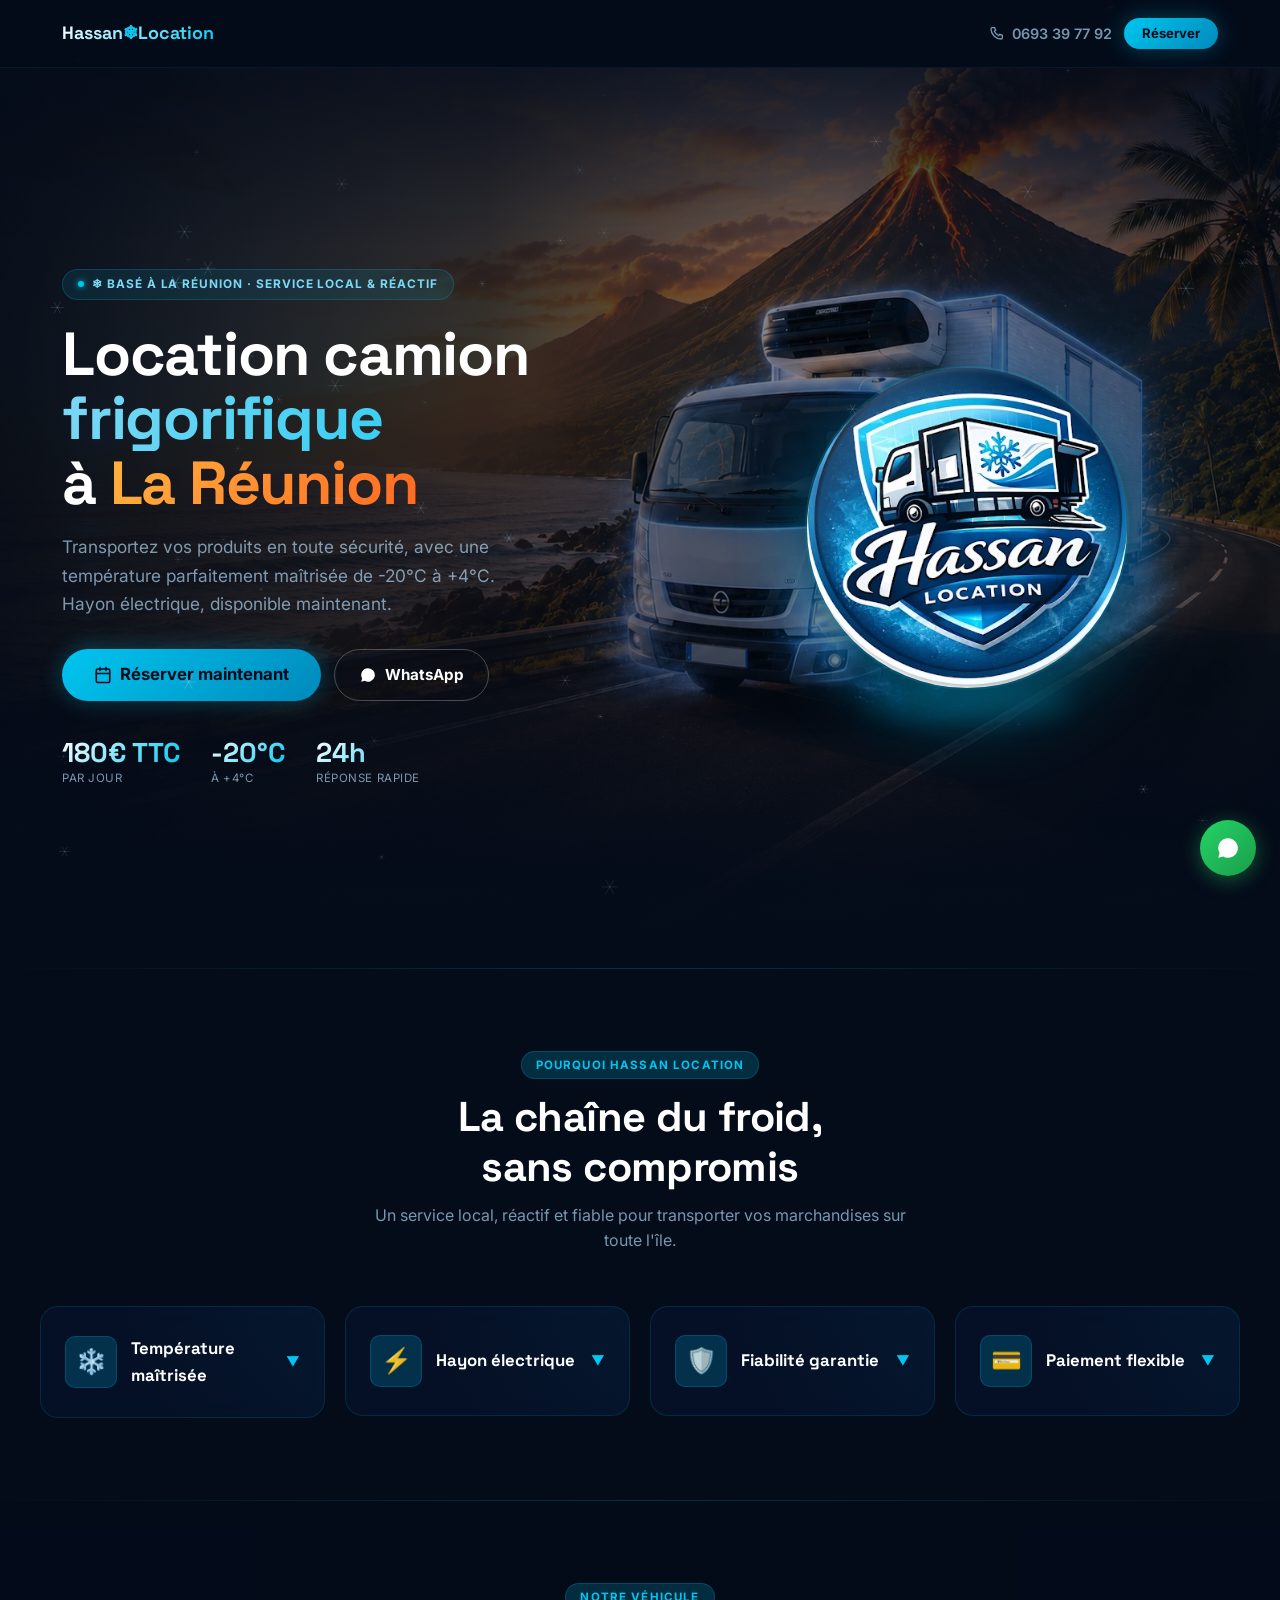
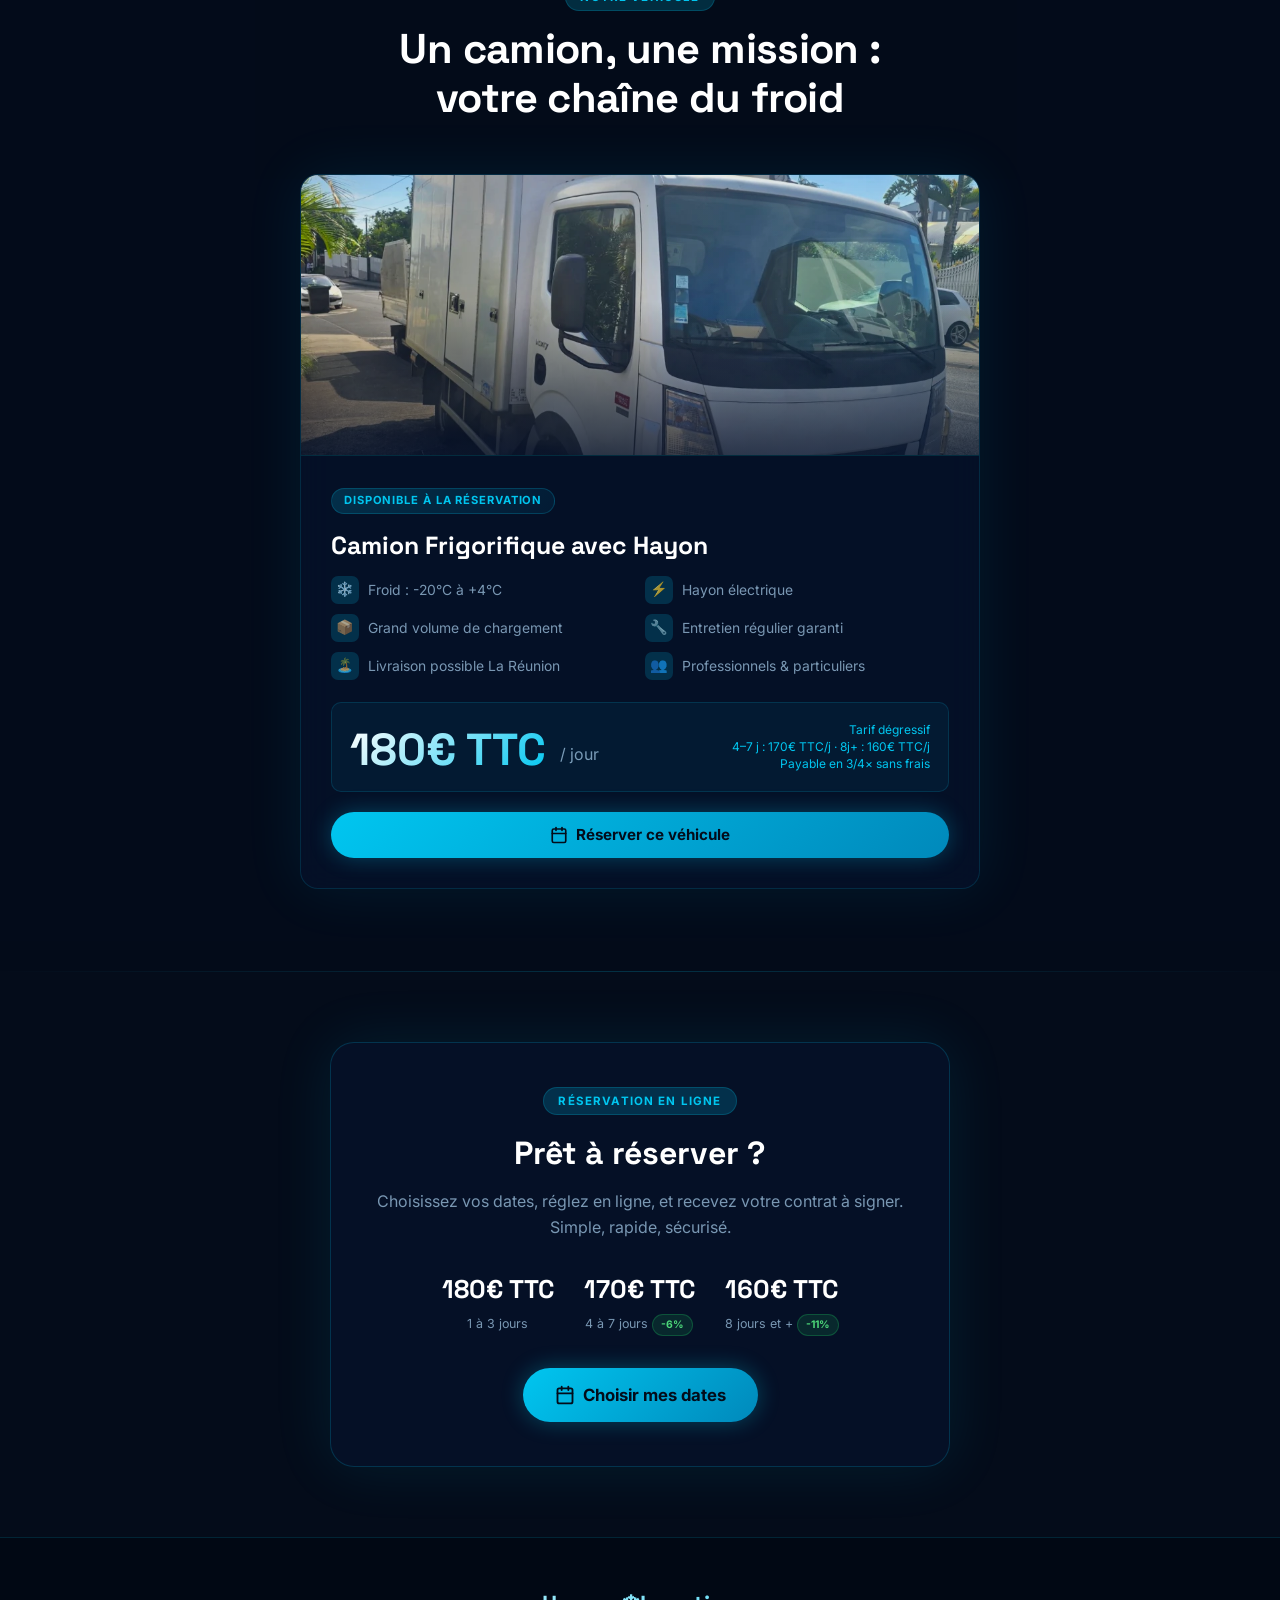
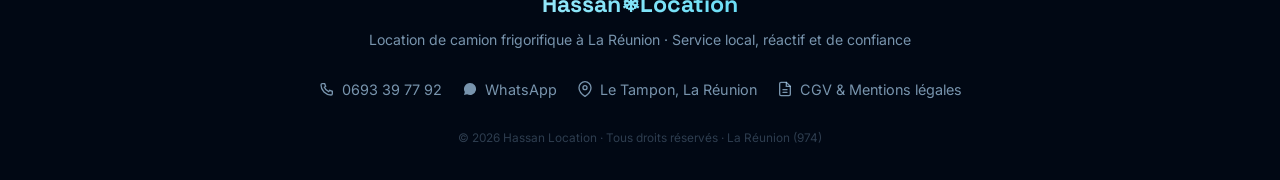
<file: hassan-location/index.html>
<!DOCTYPE html>
<html lang="fr">
<head>
<meta charset="UTF-8">
<meta name="viewport" content="width=device-width, initial-scale=1.0">
<meta name="description" content="Hassan Location – Location camion frigorifique à La Réunion. 180€ TTC/jour. Hayon électrique. Température maîtrisée. Réservation en ligne.">
<title>Hassan Location · Camion Frigorifique – La Réunion</title>
<link rel="preconnect" href="https://fonts.googleapis.com">
<link rel="preconnect" href="https://fonts.gstatic.com" crossorigin>
<link href="https://fonts.googleapis.com/css2?family=Space+Grotesk:wght@500;700;900&family=Inter:wght@400;500;600;700&display=swap" rel="stylesheet">
<link rel="stylesheet" href="css/main.css">
<style>
/*
  OVERRIDES index.html
  1. Logo : background-image crop précis — supprime le blanc du screenshot téléphone
  2. Fond héro : nouvelle image fournie (Hassan_Location_Back_Template_Cover)

  Analyse pixel logo (470x1020px):
    Badge bleu : x=34-433 (w=399px, cx=233), y=344-715 (cy=529)
    Container 320px -> scale=320/399=0.802 -> bg-size:377px 818px -> bg-pos:-27px -264px
*/

/* — Logo : crop centré sur le badge bleu, zero blanc — */
.hero__logo-circle {
  background-image:    url('assets/images/logo.webp');
  background-size:     377px 818px;
  background-position: -27px -264px;
  background-repeat:   no-repeat;
}
.hero__logo-img { display: none; }

@media (max-width: 900px) {
  .hero__logo-circle {
    background-size:     271px 588px;
    background-position: -19px -190px;
  }
}
@media (max-width: 640px) {
  .hero__logo-circle {
    background-size:     218px 473px;
    background-position: -15px -153px;
  }
}

/* — Fond héro : nouvelle image premium — */
.hero__bg-photo {
  background-image:    url('assets/images/hero.webp');
  background-position: center 22%;
}

/* ── Accordéon av-card ─────────────────────────────── */
.av-card { cursor: pointer; }
.av-card__header {
  display: flex; align-items: center; gap: 14px;
}
.av-card__header .av-card__icon { margin-bottom: 0; flex-shrink: 0; }
.av-card__header .av-card__name { margin-bottom: 0; flex: 1; }
.av-card__chevron {
  color: var(--cold); font-size: .85rem; flex-shrink: 0;
  transition: transform .32s ease;
  margin-left: auto;
}
.av-card.is-open .av-card__chevron { transform: rotate(180deg); }
.av-card__text {
  max-height: 0; overflow: hidden; opacity: 0; margin: 0;
  transition: max-height .35s ease, opacity .3s ease, margin .3s ease;
}
.av-card.is-open .av-card__text {
  max-height: 200px; opacity: 1; margin-top: 14px;
}
.av-card:hover { border-color: rgba(0,198,240,.45); }

/* ── Hero : image complète sur mobile portrait ─────── */
@media (max-width: 640px) and (orientation: portrait) {
  .hero__bg-photo {
    background-size: 100% auto;
    background-position: center top;
  }
}
@media (max-width: 640px) and (orientation: landscape) {
  .hero__bg-photo {
    background-size: cover;
    background-position: center 30%;
  }
}
</style>
</head>
<body>

<!-- Particules neige -->
<canvas id="cv"></canvas>

<!-- ══════ HEADER ══════ -->
<header class="hdr" id="hdr">
  <div class="hdr__inner">
    <div class="hdr__brand">Hassan<span>❄</span>Location</div>
    <div class="hdr__actions">
      <a href="tel:0693397792" class="hdr__phone">
        <svg width="16" height="16" viewBox="0 0 24 24" fill="none" stroke="currentColor" stroke-width="2" stroke-linecap="round"><path d="M5 4h3.5l1.5 4-2 1.5a12 12 0 0 0 6.5 6.5l1.5-2 4 1.5V19a2 2 0 0 1-2 2C10 21 3 14 3 6a2 2 0 0 1 2-2z"/></svg>
        0693 39 77 92
      </a>
      <button class="btn btn-cold btn-sm" data-open-booking>Réserver</button>
    </div>
  </div>
</header>

<!-- ══════ HERO ══════ -->
<section class="hero" id="accueil">

  <!-- Fond photo premium (remplace le SVG dessiné) -->
  <div class="hero__bg">
    <div class="hero__bg-photo"></div>
    <div class="hero__bg-overlay"></div>
    <div class="hero__bg-cold"></div>
    <div class="hero__bg-vignette"></div>
    <div class="hero__bg-top"></div>
    <div class="hero__bg-bottom"></div>
  </div>

  <div class="hero__inner">

    <!-- Contenu texte (identique à l'original) -->
    <div class="hero__content">
      <div class="hero__badge">❄ Basé à La Réunion · Service local &amp; réactif</div>
      <h1 class="hero__title">
        Location camion<br>
        <em>frigorifique</em>
        à <span class="hot">La Réunion</span>
      </h1>
      <p class="hero__sub">
        Transportez vos produits en toute sécurité, avec une température
        parfaitement maîtrisée de -20°C à +4°C. Hayon électrique, disponible maintenant.
      </p>
      <div class="hero__ctas">
        <button class="btn btn-cold btn-lg" data-open-booking>
          <svg width="18" height="18" viewBox="0 0 24 24" fill="none" stroke="currentColor" stroke-width="2.2" stroke-linecap="round"><rect x="3" y="4" width="18" height="18" rx="2"/><line x1="16" y1="2" x2="16" y2="6"/><line x1="8" y1="2" x2="8" y2="6"/><line x1="3" y1="10" x2="21" y2="10"/></svg>
          Réserver maintenant
        </button>
        <a href="https://wa.me/262693397792" class="btn btn-ghost" target="_blank" rel="noopener">
          <svg width="18" height="18" viewBox="0 0 24 24" fill="currentColor"><path d="M12 3a9 9 0 0 0-7.8 13.5L3 21l4.6-1.2A9 9 0 1 0 12 3zm3.96 12.42c-.22-.11-1.29-.64-1.49-.71-.2-.07-.35-.11-.5.11-.15.22-.57.71-.7.86-.13.14-.26.16-.48.05-.22-.11-.93-.34-1.77-1.09-.65-.58-1.09-1.3-1.22-1.52-.13-.22-.01-.34.1-.45.1-.1.22-.26.33-.39.11-.13.15-.22.22-.37.07-.15.04-.28-.02-.39-.06-.11-.5-1.2-.68-1.64-.18-.43-.36-.37-.5-.38h-.42c-.15 0-.39.06-.59.28s-.77.75-.77 1.83c0 1.08.79 2.12.9 2.27.11.15 1.55 2.37 3.76 3.32.52.23.93.36 1.25.46.52.17 1 .14 1.37.09.42-.06 1.29-.53 1.47-1.04.18-.51.18-.95.13-1.04-.05-.1-.2-.16-.42-.27z"/></svg>
          WhatsApp
        </a>
      </div>
      <div class="hero__kpis">
        <div class="hero__kpi"><strong>180€ TTC</strong><span>par jour</span></div>
        <div class="hero__kpi"><strong>-20°C</strong><span>à +4°C</span></div>
        <div class="hero__kpi"><strong>24h</strong><span>Réponse rapide</span></div>
      </div>
    </div>

    <!-- Logo (remplace le camion SVG animé) -->
    <div class="hero__visual">
      <div class="hero__logo-wrap">
        <div class="hero__logo-glow"></div>
        <div class="hero__logo-circle" role="img" aria-label="Hassan Location – Logo camion frigorifique La Réunion"></div>
        <div class="hero__logo-shadow"></div>
      </div>
    </div>

  </div>
</section>

<div class="divider"></div>

<!-- ══════ AVANTAGES ══════ -->
<section class="sec" id="avantages">
  <div class="sec__inner">
    <div class="sec__head reveal">
      <div class="sec__label">Pourquoi Hassan Location</div>
      <h2 class="sec__title">La chaîne du froid,<br>sans compromis</h2>
      <p class="sec__sub">Un service local, réactif et fiable pour transporter vos marchandises sur toute l'île.</p>
    </div>
    <div class="av-grid">
      <div class="av-card reveal d1">
        <div class="av-card__header">
          <div class="av-card__icon">❄️</div>
          <div class="av-card__name">Température maîtrisée</div>
          <span class="av-card__chevron">&#9660;</span>
        </div>
        <p class="av-card__text">Maintien garanti de -20°C à +4°C grâce à une unité frigorifique puissante et régulièrement entretenue. Vos produits arrivent dans un état parfait.</p>
      </div>
      <div class="av-card reveal d2">
        <div class="av-card__header">
          <div class="av-card__icon">⚡</div>
          <div class="av-card__name">Hayon électrique</div>
          <span class="av-card__chevron">&#9660;</span>
        </div>
        <p class="av-card__text">Chargement et déchargement facilités par un hayon à commande électrique. Idéal pour les livraisons sans quai de déchargement.</p>
      </div>
      <div class="av-card reveal d3">
        <div class="av-card__header">
          <div class="av-card__icon">🛡️</div>
          <div class="av-card__name">Fiabilité garantie</div>
          <span class="av-card__chevron">&#9660;</span>
        </div>
        <p class="av-card__text">Véhicule entretenu et contrôlé avant chaque location. Assistance disponible en cas d'imprévu. Vous n'êtes jamais seul sur la route.</p>
      </div>
      <div class="av-card reveal d4">
        <div class="av-card__header">
          <div class="av-card__icon">💳</div>
          <div class="av-card__name">Paiement flexible</div>
          <span class="av-card__chevron">&#9660;</span>
        </div>
        <p class="av-card__text">Acompte de 30% à la réservation, solde à la prise en charge. Paiement en 3 ou 4 fois sans frais possible sur demande.</p>
      </div>
    </div>
  </div>
</section>

<div class="divider"></div>

<!-- ══════ PRODUIT ══════ -->
<section class="sec sec--alt" id="produit">
  <div class="sec__inner">
    <div class="sec__head reveal">
      <div class="sec__label">Notre véhicule</div>
      <h2 class="sec__title">Un camion, une mission :<br>votre chaîne du froid</h2>
    </div>
    <div class="product-card reveal">
      <div class="product-card__img">
        <img src="assets/images/truck.webp" alt="Notre camion frigorifique Renault – Hassan Location La Réunion">
      </div>
      <div class="product-card__body">
        <div class="product-tag">Disponible à la réservation</div>
        <div class="product-name">Camion Frigorifique avec Hayon</div>
        <div class="product-specs">
          <div class="spec"><div class="spec__ic">❄️</div>Froid : -20°C à +4°C</div>
          <div class="spec"><div class="spec__ic">⚡</div>Hayon électrique</div>
          <div class="spec"><div class="spec__ic">📦</div>Grand volume de chargement</div>
          <div class="spec"><div class="spec__ic">🔧</div>Entretien régulier garanti</div>
          <div class="spec"><div class="spec__ic">🏝️</div>Livraison possible La Réunion</div>
          <div class="spec"><div class="spec__ic">👥</div>Professionnels &amp; particuliers</div>
        </div>
        <div class="product-price-row">
          <div class="price-big">180€ TTC</div>
          <div class="price-unit">/ jour</div>
          <div class="price-note">
            Tarif dégressif<br>
            4–7 j : 170€ TTC/j · 8j+ : 160€ TTC/j<br>
            Payable en 3/4× sans frais
          </div>
        </div>
        <button class="btn btn-cold btn-full" data-open-booking>
          <svg width="18" height="18" viewBox="0 0 24 24" fill="none" stroke="currentColor" stroke-width="2.2" stroke-linecap="round"><rect x="3" y="4" width="18" height="18" rx="2"/><line x1="16" y1="2" x2="16" y2="6"/><line x1="8" y1="2" x2="8" y2="6"/><line x1="3" y1="10" x2="21" y2="10"/></svg>
          Réserver ce véhicule
        </button>
      </div>
    </div>
  </div>
</section>

<div class="divider"></div>

<!-- ══════ CTA RÉSERVATION ══════ -->
<section class="cta-booking" id="reservation">
  <div class="cta-booking__card reveal">
    <div class="sec__label">Réservation en ligne</div>
    <h2 class="cta-booking__title">Prêt à réserver ?</h2>
    <p class="cta-booking__sub">Choisissez vos dates, réglez en ligne, et recevez votre contrat à signer. Simple, rapide, sécurisé.</p>
    <div class="cta-booking__prices">
      <div class="cta-price">
        <strong>180€ TTC</strong>
        <span>1 à 3 jours</span>
      </div>
      <div class="cta-price">
        <strong>170€ TTC</strong>
        <span>4 à 7 jours</span>
        <span class="badge-green">-6%</span>
      </div>
      <div class="cta-price">
        <strong>160€ TTC</strong>
        <span>8 jours et +</span>
        <span class="badge-green">-11%</span>
      </div>
    </div>
    <button class="btn btn-cold btn-lg" data-open-booking>
      <svg width="20" height="20" viewBox="0 0 24 24" fill="none" stroke="currentColor" stroke-width="2.2" stroke-linecap="round"><rect x="3" y="4" width="18" height="18" rx="2"/><line x1="16" y1="2" x2="16" y2="6"/><line x1="8" y1="2" x2="8" y2="6"/><line x1="3" y1="10" x2="21" y2="10"/></svg>
      Choisir mes dates
    </button>
  </div>
</section>

<!-- ══════ FOOTER ══════ -->
<footer class="footer">
  <div class="footer__logo">Hassan❄Location</div>
  <div class="footer__tag">Location de camion frigorifique à La Réunion · Service local, réactif et de confiance</div>
  <div class="footer__links">
    <a href="tel:0693397792" class="footer__link">
      <svg width="16" height="16" viewBox="0 0 24 24" fill="none" stroke="currentColor" stroke-width="2" stroke-linecap="round"><path d="M5 4h3.5l1.5 4-2 1.5a12 12 0 0 0 6.5 6.5l1.5-2 4 1.5V19a2 2 0 0 1-2 2C10 21 3 14 3 6a2 2 0 0 1 2-2z"/></svg>
      0693 39 77 92
    </a>
    <a href="https://wa.me/262693397792" class="footer__link" target="_blank" rel="noopener">
      <svg width="16" height="16" viewBox="0 0 24 24" fill="currentColor"><path d="M12 3a9 9 0 0 0-7.8 13.5L3 21l4.6-1.2A9 9 0 1 0 12 3z"/></svg>
      WhatsApp
    </a>
    <span class="footer__link">
      <svg width="16" height="16" viewBox="0 0 24 24" fill="none" stroke="currentColor" stroke-width="2" stroke-linecap="round"><path d="M21 10c0 7-9 13-9 13S3 17 3 10a9 9 0 0 1 18 0z"/><circle cx="12" cy="10" r="3"/></svg>
      Le Tampon, La Réunion
    </span>
    <a href="cgv.html" class="footer__link">
      <svg width="16" height="16" viewBox="0 0 24 24" fill="none" stroke="currentColor" stroke-width="2" stroke-linecap="round"><path d="M14 2H6a2 2 0 0 0-2 2v16a2 2 0 0 0 2 2h12a2 2 0 0 0 2-2V8z"/><polyline points="14 2 14 8 20 8"/><line x1="9" y1="13" x2="15" y2="13"/><line x1="9" y1="17" x2="15" y2="17"/></svg>
      CGV &amp; Mentions légales
    </a>
  </div>
  <div class="footer__copy">© 2026 Hassan Location · Tous droits réservés · La Réunion (974)</div>
</footer>

<!-- Bouton WhatsApp flottant -->
<a href="https://wa.me/262693397792" class="wa-fab" target="_blank" rel="noopener" aria-label="WhatsApp">
  <svg width="26" height="26" viewBox="0 0 24 24" fill="white"><path d="M12 3a9 9 0 0 0-7.8 13.5L3 21l4.6-1.2A9 9 0 1 0 12 3zm3.96 12.42c-.22-.11-1.29-.64-1.49-.71-.2-.07-.35-.11-.5.11-.15.22-.57.71-.7.86-.13.14-.26.16-.48.05-.22-.11-.93-.34-1.77-1.09-.65-.58-1.09-1.3-1.22-1.52-.13-.22-.01-.34.1-.45.1-.1.22-.26.33-.39.11-.13.15-.22.22-.37.07-.15.04-.28-.02-.39-.06-.11-.5-1.2-.68-1.64-.18-.43-.36-.37-.5-.38h-.42c-.15 0-.39.06-.59.28s-.77.75-.77 1.83c0 1.08.79 2.12.9 2.27.11.15 1.55 2.37 3.76 3.32.52.23.93.36 1.25.46.52.17 1 .14 1.37.09.42-.06 1.29-.53 1.47-1.04.18-.51.18-.95.13-1.04-.05-.1-.2-.16-.42-.27z"/></svg>
</a>

<!-- ══════ MODAL RÉSERVATION ══════ -->
<div class="bk-overlay" id="bk-overlay" role="dialog" aria-modal="true" aria-label="Réservation">
  <div class="bk-modal">

    <button class="bk-close" id="bk-close" aria-label="Fermer">✕</button>

    <!-- Indicateur de progression -->
    <div class="bk-progress">
      <div class="bk-step-wrap active" id="bk-wrap-1">
        <div class="bk-dot active" id="bk-dot-1">1</div>
        <span class="bk-dot-label">Dates</span>
      </div>
      <div class="bk-step-line" id="bk-line-1"></div>
      <div class="bk-step-wrap" id="bk-wrap-2">
        <div class="bk-dot" id="bk-dot-2">2</div>
        <span class="bk-dot-label">Paiement</span>
      </div>
      <div class="bk-step-line" id="bk-line-2"></div>
      <div class="bk-step-wrap" id="bk-wrap-3">
        <div class="bk-dot" id="bk-dot-3">3</div>
        <span class="bk-dot-label">Confirmation</span>
      </div>
    </div>

    <!-- ── ÉTAPE 1 : CALENDRIER ── -->
    <div class="bk-panel active" id="bk-panel-1">
      <h2 class="bk-panel-title">Choisissez vos dates</h2>
      <p class="bk-panel-sub">Cliquez sur la date de début, puis la date de fin de votre location.</p>

      <div class="cal-wrap">
        <div class="cal-nav-row">
          <button class="cal-nav-btn" id="cal-prev" aria-label="Mois précédent">‹</button>
          <div class="cal-months-grid" id="cal-grid"></div>
          <button class="cal-nav-btn" id="cal-next" aria-label="Mois suivant">›</button>
        </div>

        <p id="cal-error" style="display:none;color:#ff6060;font-size:.83rem;padding:10px 14px;background:rgba(255,60,60,.08);border:1px solid rgba(255,60,60,.2);border-radius:10px;margin-bottom:12px;"></p>

        <!-- Récapitulatif prix -->
        <div class="cal-summary" id="cal-summary">
          <div class="cal-sum-row">
            <span>Dates</span>
            <span id="cs-dates">—</span>
          </div>
          <div class="cal-sum-row">
            <span>Durée</span>
            <span id="cs-days">—</span>
          </div>
          <div class="cal-sum-row">
            <span>Tarif / jour</span>
            <span><span id="cs-rate">—</span> <span id="cs-badge" class="badge-discount" style="display:none"></span></span>
          </div>
          <div class="cal-sum-row total">
            <span>Total TTC</span>
            <span class="val" id="cs-total">—</span>
          </div>
        </div>

        <!-- Heure de prise en charge -->
        <div class="pickup-time-card" id="pickup-time-card">
          <label for="pickup-time-select" class="pickup-time-card__label">Heure de prise en charge souhaitée</label>
          <select id="pickup-time-select" class="pickup-time-card__select">
            <option value="06:00">06h00</option>
            <option value="07:00">07h00</option>
            <option value="08:00">08h00</option>
            <option value="09:00" selected>09h00</option>
            <option value="10:00">10h00</option>
            <option value="11:00">11h00</option>
            <option value="12:00">12h00</option>
            <option value="13:00">13h00</option>
            <option value="14:00">14h00</option>
            <option value="15:00">15h00</option>
            <option value="16:00">16h00</option>
          </select>
          <p class="pickup-time-card__note">
            Restitution prévue à la <strong>même heure</strong> le <span id="pickup-time-return-date">—</span>.
            Merci d'arriver <strong>10 à 15 minutes en avance</strong> au rendez-vous : le temps de compléter le contrat
            sur place peut légèrement décaler l'heure exacte de départ, sans jamais changer la durée totale de votre location.
          </p>
        </div>
      </div>

      <button class="btn btn-cold btn-full" id="bk-btn-next-1" disabled>
        Choisir mon paiement →
      </button>
    </div>

    <!-- ── ÉTAPE 2 : PAIEMENT ── -->
    <div class="bk-panel" id="bk-panel-2">
      <h2 class="bk-panel-title">Option de paiement</h2>
      <p class="bk-panel-sub">Choisissez entre l'acompte ou le règlement intégral.</p>

      <div class="pay-opts">
        <button class="pay-card" id="pay-card-deposit" onclick="selectPayOption('deposit')">
          <div class="pay-card__label">Acompte 30%</div>
          <div class="pay-card__amount" id="pay-deposit-amt">—</div>
          <div class="pay-card__note" id="pay-deposit-note">Solde à la remise des clés</div>
        </button>
        <button class="pay-card" id="pay-card-full" onclick="selectPayOption('full')">
          <div class="pay-card__label">Paiement total</div>
          <div class="pay-card__amount" id="pay-full-amt">—</div>
          <div class="pay-card__note" id="pay-full-note">Réservation immédiate</div>
        </button>
      </div>

      <div class="pay-recap" id="pay-recap"></div>

      <label class="consent-check" id="consent-check-wrap" for="consent-cgv">
        <input type="checkbox" id="consent-cgv">
        <span>
          J'ai lu et j'accepte les
          <a href="cgv.html" target="_blank" rel="noopener">Conditions Générales de Vente</a>
          ainsi que le
          <a href="contrat.html" target="_blank" rel="noopener">Contrat de Location</a>.
        </span>
      </label>
      <p class="consent-error-msg" id="consent-error-msg">Vous devez accepter les CGV et le Contrat de location pour continuer.</p>

      <div style="display:flex;align-items:center;gap:8px;margin-bottom:12px;">
        <svg width="16" height="16" viewBox="0 0 24 24" fill="none" stroke="#4dd87a" stroke-width="2" stroke-linecap="round"><rect x="3" y="11" width="18" height="11" rx="2"/><path d="M7 11V7a5 5 0 0 1 10 0v4"/></svg>
        <span style="font-size:.78rem;color:rgba(185,225,255,.5);">Paiement 100% sécurisé par <strong style="color:#fff;">Stripe</strong></span>
      </div>

      <button class="btn btn-cold btn-full" id="bk-btn-pay" disabled>
        <svg width="16" height="16" viewBox="0 0 24 24" fill="none" stroke="currentColor" stroke-width="2" stroke-linecap="round"><rect x="1" y="4" width="22" height="16" rx="2"/><line x1="1" y1="10" x2="23" y2="10"/></svg>
        Procéder au paiement sécurisé →
      </button>
    </div>

    <!-- ── ÉTAPE 3 : STRIPE REDIRECT ── -->
    <div class="bk-panel" id="bk-panel-3">
      <p id="stripe-error-msg" style="display:none;color:#ff6060;font-size:.88rem;text-align:center;padding:14px;background:rgba(255,60,60,.08);border:1px solid rgba(255,60,60,.2);border-radius:10px;margin-bottom:16px;"></p>
      <div class="stripe-step">
        <div class="stripe-loader"></div>
        <p style="color:var(--white);font-weight:600;font-size:1.05rem;">Redirection vers le paiement…</p>
        <p>Vous allez être redirigé vers notre page de paiement sécurisée.</p>
        <div class="secure-badge">
          <svg width="13" height="13" viewBox="0 0 24 24" fill="none" stroke="currentColor" stroke-width="2.2" stroke-linecap="round"><rect x="3" y="11" width="18" height="11" rx="2"/><path d="M7 11V7a5 5 0 0 1 10 0v4"/></svg>
          Paiement sécurisé par Stripe — Données chiffrées SSL
        </div>
      </div>
    </div>

  </div>
</div>

<!-- SCRIPTS -->
<script src="js/config.js"></script>
<script src="js/booking.js"></script>
<script src="js/main.js"></script>
<script>
/* Accordéon cartes avantages */
document.querySelectorAll('.av-card').forEach(function(card) {
  card.addEventListener('click', function() {
    var wasOpen = card.classList.contains('is-open');
    document.querySelectorAll('.av-card').forEach(function(c) {
      c.classList.remove('is-open');
    });
    if (!wasOpen) card.classList.add('is-open');
  });
});
</script>
</body>
</html>
</file>
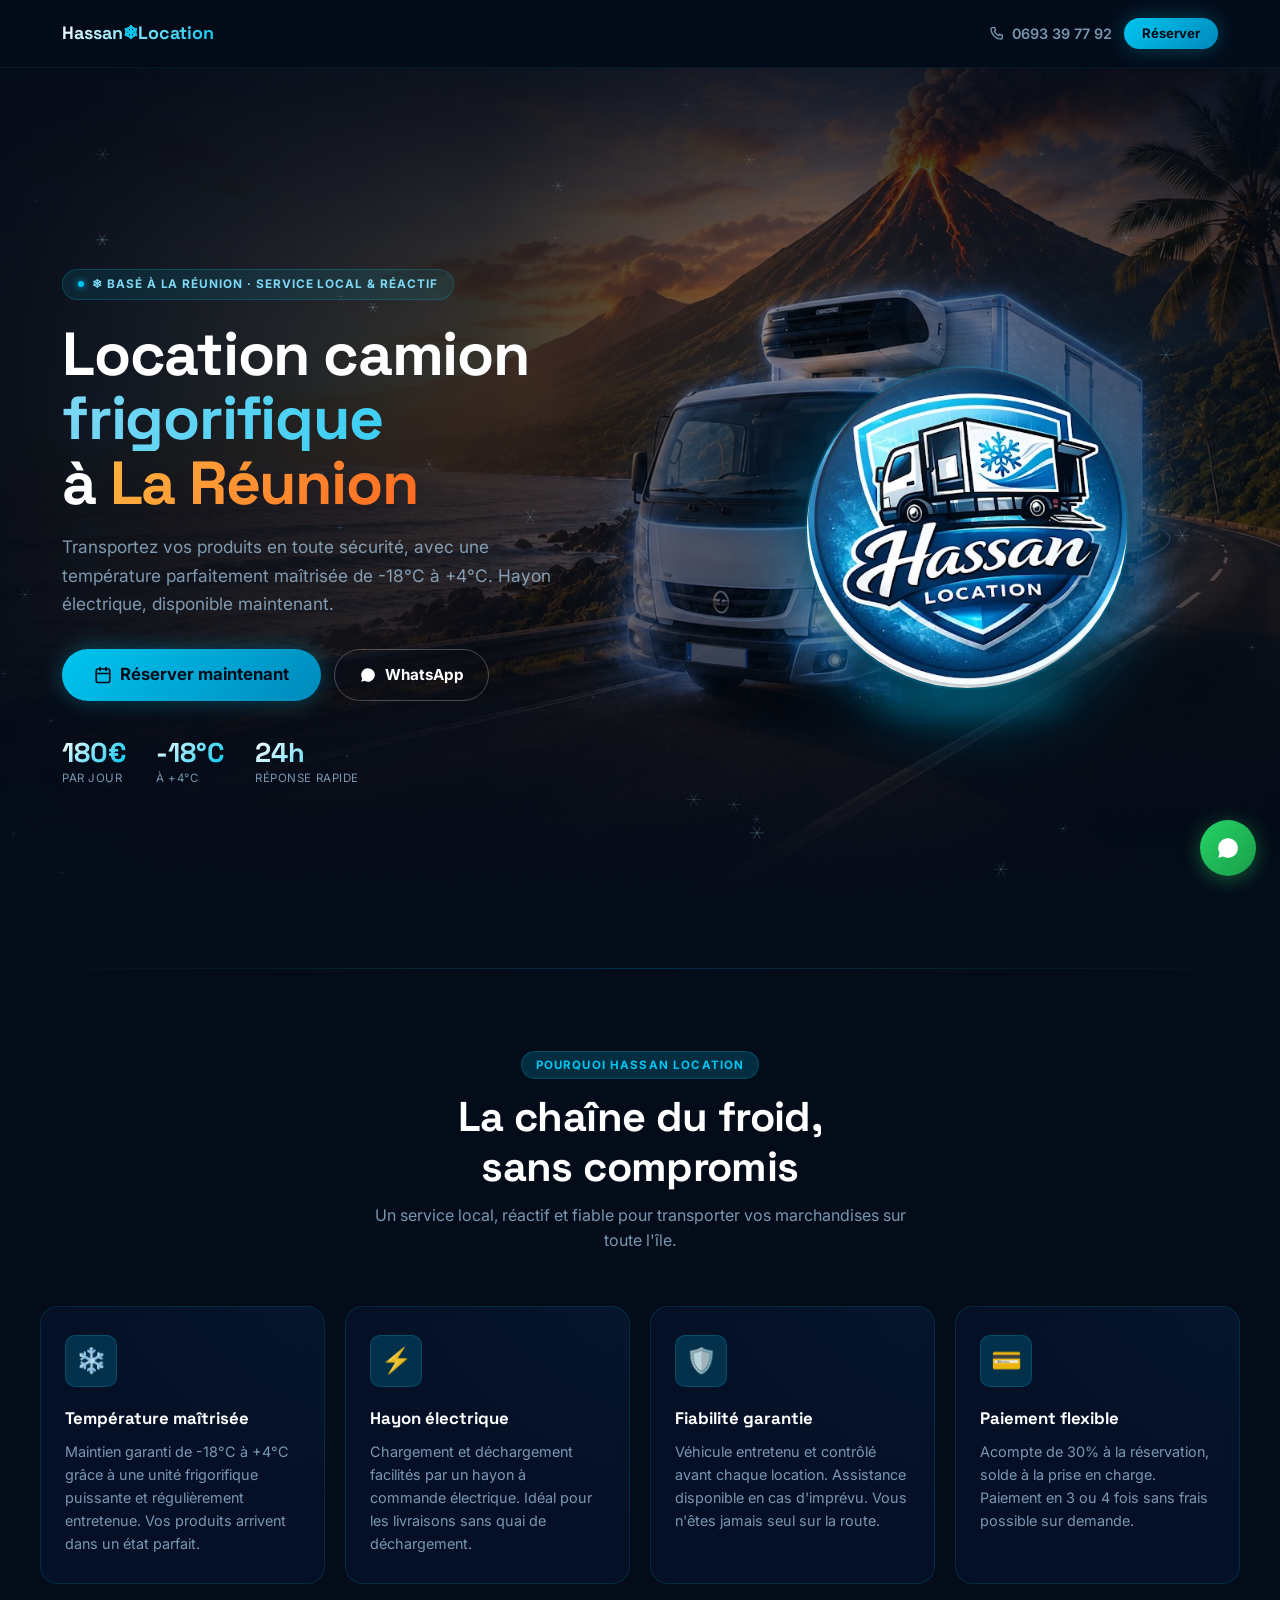
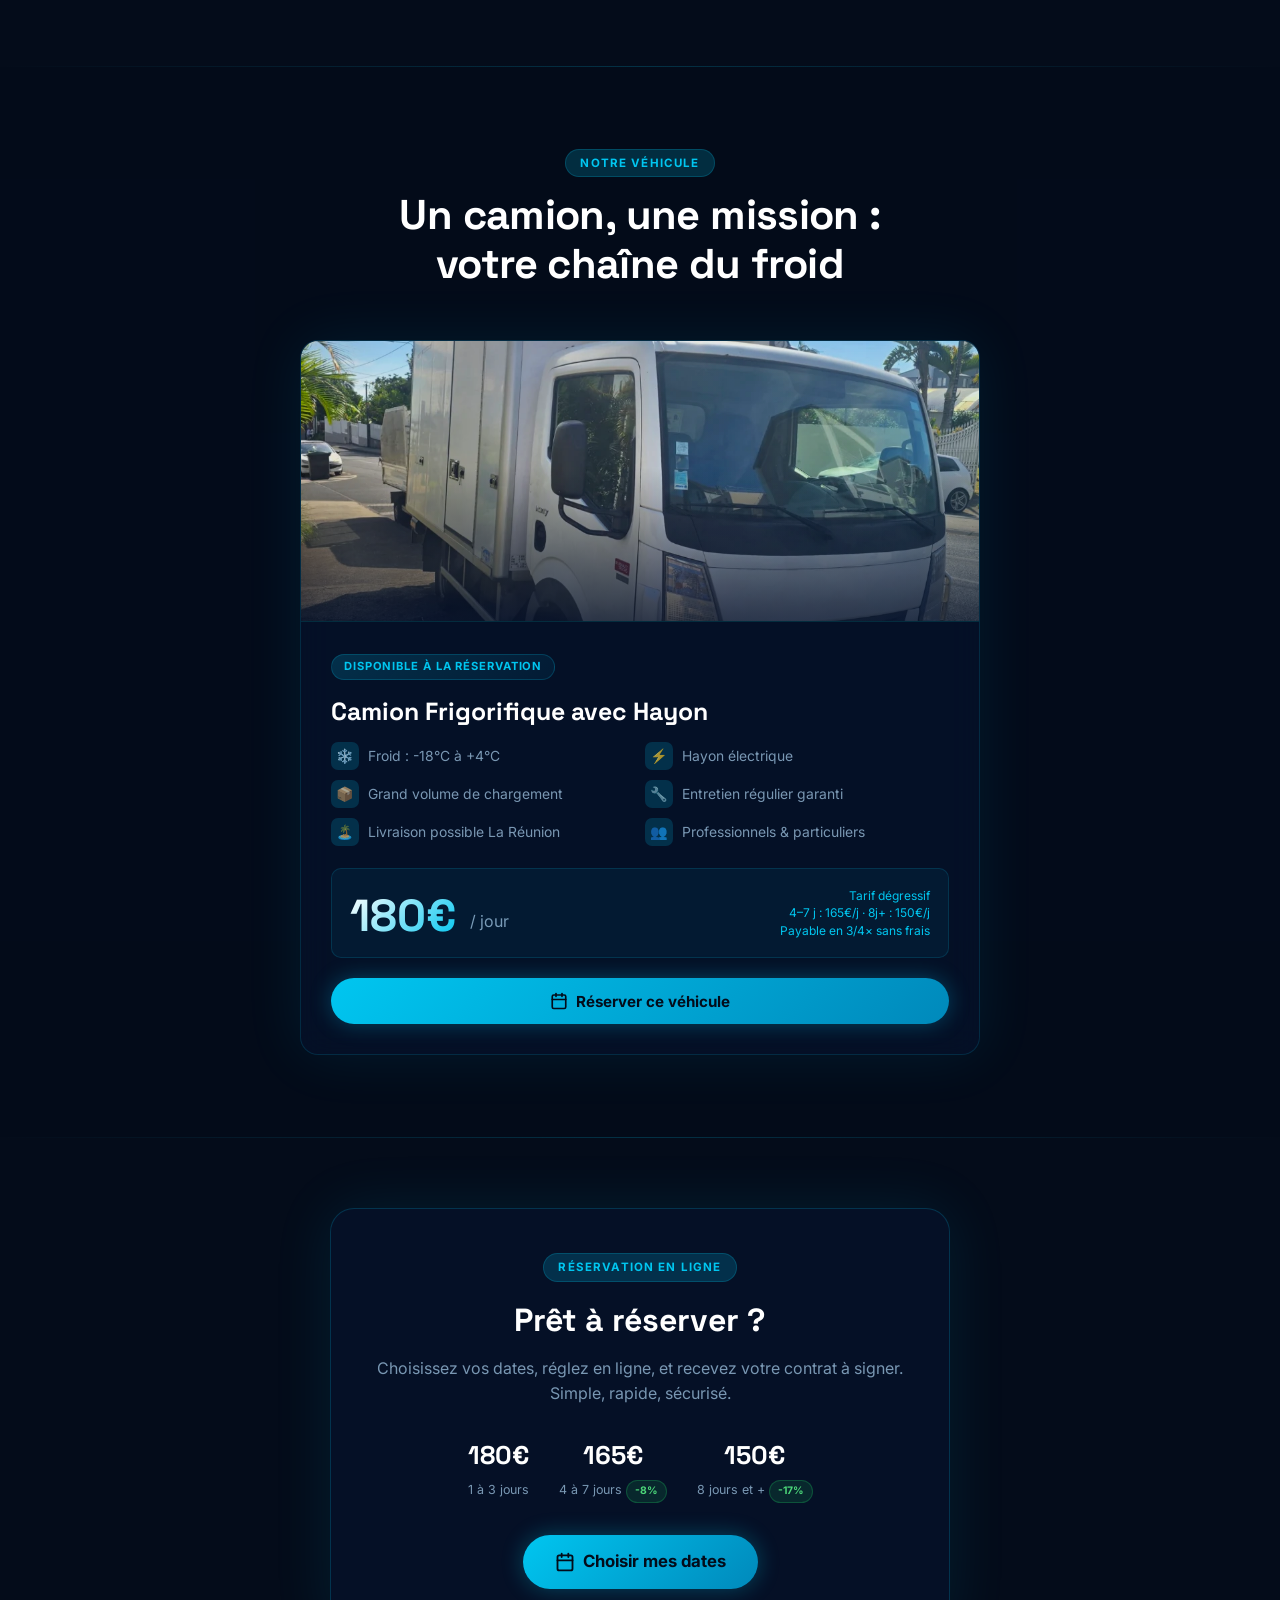
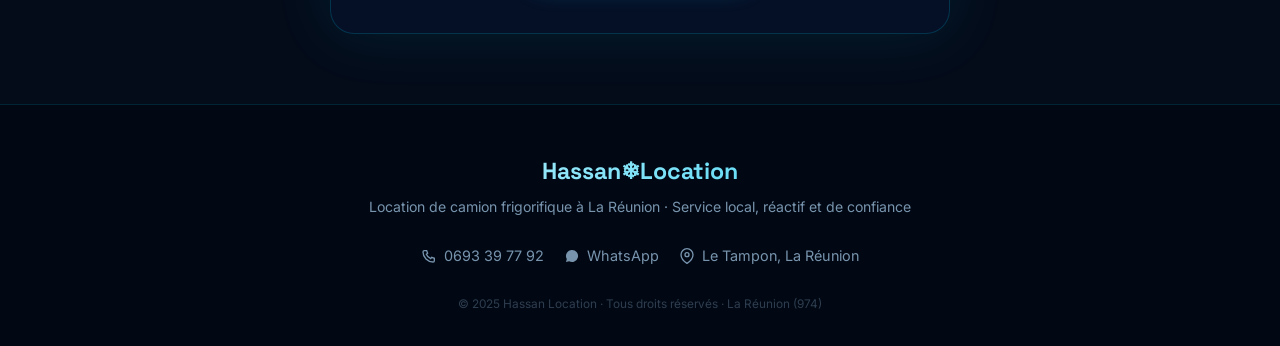
<file: hassan-location (2)/hassan-location/index.html>
<!DOCTYPE html>
<html lang="fr">
<head>
<meta charset="UTF-8">
<meta name="viewport" content="width=device-width, initial-scale=1.0">
<meta name="description" content="Hassan Location – Location camion frigorifique à La Réunion. 180€/jour. Hayon électrique. Température maîtrisée. Réservation en ligne.">
<title>Hassan Location · Camion Frigorifique – La Réunion</title>
<link rel="preconnect" href="https://fonts.googleapis.com">
<link rel="preconnect" href="https://fonts.gstatic.com" crossorigin>
<link href="https://fonts.googleapis.com/css2?family=Space+Grotesk:wght@500;700;900&family=Inter:wght@400;500;600;700&display=swap" rel="stylesheet">
<link rel="stylesheet" href="css/main.css">
<style>
/*
  OVERRIDES index.html
  1. Logo : background-image crop précis — supprime le blanc du screenshot téléphone
  2. Fond héro : nouvelle image fournie (Hassan_Location_Back_Template_Cover)

  Analyse pixel logo (470x1020px):
    Badge bleu : x=34-433 (w=399px, cx=233), y=344-715 (cy=529)
    Container 320px -> scale=320/399=0.802 -> bg-size:377px 818px -> bg-pos:-27px -264px
*/

/* — Logo : crop centré sur le badge bleu, zero blanc — */
.hero__logo-circle {
  background-image:    url('assets/images/logo.webp');
  background-size:     377px 818px;
  background-position: -27px -264px;
  background-repeat:   no-repeat;
}
.hero__logo-img { display: none; }

@media (max-width: 900px) {
  .hero__logo-circle {
    background-size:     271px 588px;
    background-position: -19px -190px;
  }
}
@media (max-width: 640px) {
  .hero__logo-circle {
    background-size:     218px 473px;
    background-position: -15px -153px;
  }
}

/* — Fond héro : nouvelle image premium — */
.hero__bg-photo {
  background-image:    url('assets/images/hero.webp');
  background-position: center 22%;
}
</style>
</head>
<body>

<!-- Particules neige -->
<canvas id="cv"></canvas>

<!-- ══════ HEADER ══════ -->
<header class="hdr" id="hdr">
  <div class="hdr__inner">
    <div class="hdr__brand">Hassan<span>❄</span>Location</div>
    <div class="hdr__actions">
      <a href="tel:0693397792" class="hdr__phone">
        <svg width="16" height="16" viewBox="0 0 24 24" fill="none" stroke="currentColor" stroke-width="2" stroke-linecap="round"><path d="M5 4h3.5l1.5 4-2 1.5a12 12 0 0 0 6.5 6.5l1.5-2 4 1.5V19a2 2 0 0 1-2 2C10 21 3 14 3 6a2 2 0 0 1 2-2z"/></svg>
        0693 39 77 92
      </a>
      <button class="btn btn-cold btn-sm" data-open-booking>Réserver</button>
    </div>
  </div>
</header>

<!-- ══════ HERO ══════ -->
<section class="hero" id="accueil">

  <!-- Fond photo premium (remplace le SVG dessiné) -->
  <div class="hero__bg">
    <div class="hero__bg-photo"></div>
    <div class="hero__bg-overlay"></div>
    <div class="hero__bg-cold"></div>
    <div class="hero__bg-vignette"></div>
    <div class="hero__bg-top"></div>
    <div class="hero__bg-bottom"></div>
  </div>

  <div class="hero__inner">

    <!-- Contenu texte (identique à l'original) -->
    <div class="hero__content">
      <div class="hero__badge">❄ Basé à La Réunion · Service local &amp; réactif</div>
      <h1 class="hero__title">
        Location camion<br>
        <em>frigorifique</em>
        à <span class="hot">La Réunion</span>
      </h1>
      <p class="hero__sub">
        Transportez vos produits en toute sécurité, avec une température
        parfaitement maîtrisée de -18°C à +4°C. Hayon électrique, disponible maintenant.
      </p>
      <div class="hero__ctas">
        <button class="btn btn-cold btn-lg" data-open-booking>
          <svg width="18" height="18" viewBox="0 0 24 24" fill="none" stroke="currentColor" stroke-width="2.2" stroke-linecap="round"><rect x="3" y="4" width="18" height="18" rx="2"/><line x1="16" y1="2" x2="16" y2="6"/><line x1="8" y1="2" x2="8" y2="6"/><line x1="3" y1="10" x2="21" y2="10"/></svg>
          Réserver maintenant
        </button>
        <a href="https://wa.me/262693397792" class="btn btn-ghost" target="_blank" rel="noopener">
          <svg width="18" height="18" viewBox="0 0 24 24" fill="currentColor"><path d="M12 3a9 9 0 0 0-7.8 13.5L3 21l4.6-1.2A9 9 0 1 0 12 3zm3.96 12.42c-.22-.11-1.29-.64-1.49-.71-.2-.07-.35-.11-.5.11-.15.22-.57.71-.7.86-.13.14-.26.16-.48.05-.22-.11-.93-.34-1.77-1.09-.65-.58-1.09-1.3-1.22-1.52-.13-.22-.01-.34.1-.45.1-.1.22-.26.33-.39.11-.13.15-.22.22-.37.07-.15.04-.28-.02-.39-.06-.11-.5-1.2-.68-1.64-.18-.43-.36-.37-.5-.38h-.42c-.15 0-.39.06-.59.28s-.77.75-.77 1.83c0 1.08.79 2.12.9 2.27.11.15 1.55 2.37 3.76 3.32.52.23.93.36 1.25.46.52.17 1 .14 1.37.09.42-.06 1.29-.53 1.47-1.04.18-.51.18-.95.13-1.04-.05-.1-.2-.16-.42-.27z"/></svg>
          WhatsApp
        </a>
      </div>
      <div class="hero__kpis">
        <div class="hero__kpi"><strong>180€</strong><span>par jour</span></div>
        <div class="hero__kpi"><strong>-18°C</strong><span>à +4°C</span></div>
        <div class="hero__kpi"><strong>24h</strong><span>Réponse rapide</span></div>
      </div>
    </div>

    <!-- Logo (remplace le camion SVG animé) -->
    <div class="hero__visual">
      <div class="hero__logo-wrap">
        <div class="hero__logo-glow"></div>
        <div class="hero__logo-circle" role="img" aria-label="Hassan Location – Logo camion frigorifique La Réunion"></div>
        <div class="hero__logo-shadow"></div>
      </div>
    </div>

  </div>
</section>

<div class="divider"></div>

<!-- ══════ AVANTAGES ══════ -->
<section class="sec" id="avantages">
  <div class="sec__inner">
    <div class="sec__head reveal">
      <div class="sec__label">Pourquoi Hassan Location</div>
      <h2 class="sec__title">La chaîne du froid,<br>sans compromis</h2>
      <p class="sec__sub">Un service local, réactif et fiable pour transporter vos marchandises sur toute l'île.</p>
    </div>
    <div class="av-grid">
      <div class="av-card reveal d1">
        <div class="av-card__icon">❄️</div>
        <div class="av-card__name">Température maîtrisée</div>
        <p class="av-card__text">Maintien garanti de -18°C à +4°C grâce à une unité frigorifique puissante et régulièrement entretenue. Vos produits arrivent dans un état parfait.</p>
      </div>
      <div class="av-card reveal d2">
        <div class="av-card__icon">⚡</div>
        <div class="av-card__name">Hayon électrique</div>
        <p class="av-card__text">Chargement et déchargement facilités par un hayon à commande électrique. Idéal pour les livraisons sans quai de déchargement.</p>
      </div>
      <div class="av-card reveal d3">
        <div class="av-card__icon">🛡️</div>
        <div class="av-card__name">Fiabilité garantie</div>
        <p class="av-card__text">Véhicule entretenu et contrôlé avant chaque location. Assistance disponible en cas d'imprévu. Vous n'êtes jamais seul sur la route.</p>
      </div>
      <div class="av-card reveal d4">
        <div class="av-card__icon">💳</div>
        <div class="av-card__name">Paiement flexible</div>
        <p class="av-card__text">Acompte de 30% à la réservation, solde à la prise en charge. Paiement en 3 ou 4 fois sans frais possible sur demande.</p>
      </div>
    </div>
  </div>
</section>

<div class="divider"></div>

<!-- ══════ PRODUIT ══════ -->
<section class="sec sec--alt" id="produit">
  <div class="sec__inner">
    <div class="sec__head reveal">
      <div class="sec__label">Notre véhicule</div>
      <h2 class="sec__title">Un camion, une mission :<br>votre chaîne du froid</h2>
    </div>
    <div class="product-card reveal">
      <div class="product-card__img">
        <img src="assets/images/truck.webp" alt="Notre camion frigorifique Renault – Hassan Location La Réunion">
      </div>
      <div class="product-card__body">
        <div class="product-tag">Disponible à la réservation</div>
        <div class="product-name">Camion Frigorifique avec Hayon</div>
        <div class="product-specs">
          <div class="spec"><div class="spec__ic">❄️</div>Froid : -18°C à +4°C</div>
          <div class="spec"><div class="spec__ic">⚡</div>Hayon électrique</div>
          <div class="spec"><div class="spec__ic">📦</div>Grand volume de chargement</div>
          <div class="spec"><div class="spec__ic">🔧</div>Entretien régulier garanti</div>
          <div class="spec"><div class="spec__ic">🏝️</div>Livraison possible La Réunion</div>
          <div class="spec"><div class="spec__ic">👥</div>Professionnels &amp; particuliers</div>
        </div>
        <div class="product-price-row">
          <div class="price-big">180€</div>
          <div class="price-unit">/ jour</div>
          <div class="price-note">
            Tarif dégressif<br>
            4–7 j : 165€/j · 8j+ : 150€/j<br>
            Payable en 3/4× sans frais
          </div>
        </div>
        <button class="btn btn-cold btn-full" data-open-booking>
          <svg width="18" height="18" viewBox="0 0 24 24" fill="none" stroke="currentColor" stroke-width="2.2" stroke-linecap="round"><rect x="3" y="4" width="18" height="18" rx="2"/><line x1="16" y1="2" x2="16" y2="6"/><line x1="8" y1="2" x2="8" y2="6"/><line x1="3" y1="10" x2="21" y2="10"/></svg>
          Réserver ce véhicule
        </button>
      </div>
    </div>
  </div>
</section>

<div class="divider"></div>

<!-- ══════ CTA RÉSERVATION ══════ -->
<section class="cta-booking" id="reservation">
  <div class="cta-booking__card reveal">
    <div class="sec__label">Réservation en ligne</div>
    <h2 class="cta-booking__title">Prêt à réserver ?</h2>
    <p class="cta-booking__sub">Choisissez vos dates, réglez en ligne, et recevez votre contrat à signer. Simple, rapide, sécurisé.</p>
    <div class="cta-booking__prices">
      <div class="cta-price">
        <strong>180€</strong>
        <span>1 à 3 jours</span>
      </div>
      <div class="cta-price">
        <strong>165€</strong>
        <span>4 à 7 jours</span>
        <span class="badge-green">-8%</span>
      </div>
      <div class="cta-price">
        <strong>150€</strong>
        <span>8 jours et +</span>
        <span class="badge-green">-17%</span>
      </div>
    </div>
    <button class="btn btn-cold btn-lg" data-open-booking>
      <svg width="20" height="20" viewBox="0 0 24 24" fill="none" stroke="currentColor" stroke-width="2.2" stroke-linecap="round"><rect x="3" y="4" width="18" height="18" rx="2"/><line x1="16" y1="2" x2="16" y2="6"/><line x1="8" y1="2" x2="8" y2="6"/><line x1="3" y1="10" x2="21" y2="10"/></svg>
      Choisir mes dates
    </button>
  </div>
</section>

<!-- ══════ FOOTER ══════ -->
<footer class="footer">
  <div class="footer__logo">Hassan❄Location</div>
  <div class="footer__tag">Location de camion frigorifique à La Réunion · Service local, réactif et de confiance</div>
  <div class="footer__links">
    <a href="tel:0693397792" class="footer__link">
      <svg width="16" height="16" viewBox="0 0 24 24" fill="none" stroke="currentColor" stroke-width="2" stroke-linecap="round"><path d="M5 4h3.5l1.5 4-2 1.5a12 12 0 0 0 6.5 6.5l1.5-2 4 1.5V19a2 2 0 0 1-2 2C10 21 3 14 3 6a2 2 0 0 1 2-2z"/></svg>
      0693 39 77 92
    </a>
    <a href="https://wa.me/262693397792" class="footer__link" target="_blank" rel="noopener">
      <svg width="16" height="16" viewBox="0 0 24 24" fill="currentColor"><path d="M12 3a9 9 0 0 0-7.8 13.5L3 21l4.6-1.2A9 9 0 1 0 12 3z"/></svg>
      WhatsApp
    </a>
    <span class="footer__link">
      <svg width="16" height="16" viewBox="0 0 24 24" fill="none" stroke="currentColor" stroke-width="2" stroke-linecap="round"><path d="M21 10c0 7-9 13-9 13S3 17 3 10a9 9 0 0 1 18 0z"/><circle cx="12" cy="10" r="3"/></svg>
      Le Tampon, La Réunion
    </span>
  </div>
  <div class="footer__copy">© 2025 Hassan Location · Tous droits réservés · La Réunion (974)</div>
</footer>

<!-- Bouton WhatsApp flottant -->
<a href="https://wa.me/262693397792" class="wa-fab" target="_blank" rel="noopener" aria-label="WhatsApp">
  <svg width="26" height="26" viewBox="0 0 24 24" fill="white"><path d="M12 3a9 9 0 0 0-7.8 13.5L3 21l4.6-1.2A9 9 0 1 0 12 3zm3.96 12.42c-.22-.11-1.29-.64-1.49-.71-.2-.07-.35-.11-.5.11-.15.22-.57.71-.7.86-.13.14-.26.16-.48.05-.22-.11-.93-.34-1.77-1.09-.65-.58-1.09-1.3-1.22-1.52-.13-.22-.01-.34.1-.45.1-.1.22-.26.33-.39.11-.13.15-.22.22-.37.07-.15.04-.28-.02-.39-.06-.11-.5-1.2-.68-1.64-.18-.43-.36-.37-.5-.38h-.42c-.15 0-.39.06-.59.28s-.77.75-.77 1.83c0 1.08.79 2.12.9 2.27.11.15 1.55 2.37 3.76 3.32.52.23.93.36 1.25.46.52.17 1 .14 1.37.09.42-.06 1.29-.53 1.47-1.04.18-.51.18-.95.13-1.04-.05-.1-.2-.16-.42-.27z"/></svg>
</a>

<!-- ══════ MODAL RÉSERVATION ══════ -->
<div class="bk-overlay" id="bk-overlay" role="dialog" aria-modal="true" aria-label="Réservation">
  <div class="bk-modal">

    <button class="bk-close" id="bk-close" aria-label="Fermer">✕</button>

    <!-- Indicateur de progression -->
    <div class="bk-progress">
      <div class="bk-step-wrap active" id="bk-wrap-1">
        <div class="bk-dot active" id="bk-dot-1">1</div>
        <span class="bk-dot-label">Dates</span>
      </div>
      <div class="bk-step-line" id="bk-line-1"></div>
      <div class="bk-step-wrap" id="bk-wrap-2">
        <div class="bk-dot" id="bk-dot-2">2</div>
        <span class="bk-dot-label">Paiement</span>
      </div>
      <div class="bk-step-line" id="bk-line-2"></div>
      <div class="bk-step-wrap" id="bk-wrap-3">
        <div class="bk-dot" id="bk-dot-3">3</div>
        <span class="bk-dot-label">Confirmation</span>
      </div>
    </div>

    <!-- ── ÉTAPE 1 : CALENDRIER ── -->
    <div class="bk-panel active" id="bk-panel-1">
      <h2 class="bk-panel-title">Choisissez vos dates</h2>
      <p class="bk-panel-sub">Cliquez sur la date de début, puis la date de fin de votre location.</p>

      <div class="cal-wrap">
        <div class="cal-nav-row">
          <button class="cal-nav-btn" id="cal-prev" aria-label="Mois précédent">‹</button>
          <div class="cal-months-grid" id="cal-grid"></div>
          <button class="cal-nav-btn" id="cal-next" aria-label="Mois suivant">›</button>
        </div>

        <p id="cal-error" style="display:none;color:#ff6060;font-size:.83rem;padding:10px 14px;background:rgba(255,60,60,.08);border:1px solid rgba(255,60,60,.2);border-radius:10px;margin-bottom:12px;"></p>

        <!-- Récapitulatif prix -->
        <div class="cal-summary" id="cal-summary">
          <div class="cal-sum-row">
            <span>Dates</span>
            <span id="cs-dates">—</span>
          </div>
          <div class="cal-sum-row">
            <span>Durée</span>
            <span id="cs-days">—</span>
          </div>
          <div class="cal-sum-row">
            <span>Tarif / jour</span>
            <span><span id="cs-rate">—</span> <span id="cs-badge" class="badge-discount" style="display:none"></span></span>
          </div>
          <div class="cal-sum-row total">
            <span>Total TTC</span>
            <span class="val" id="cs-total">—</span>
          </div>
        </div>
      </div>

      <button class="btn btn-cold btn-full" id="bk-btn-next-1" disabled>
        Choisir mon paiement →
      </button>
    </div>

    <!-- ── ÉTAPE 2 : PAIEMENT ── -->
    <div class="bk-panel" id="bk-panel-2">
      <h2 class="bk-panel-title">Option de paiement</h2>
      <p class="bk-panel-sub">Choisissez entre l'acompte ou le règlement intégral.</p>

      <div class="pay-opts">
        <button class="pay-card" id="pay-card-deposit" onclick="selectPayOption('deposit')">
          <div class="pay-card__label">Acompte 30%</div>
          <div class="pay-card__amount" id="pay-deposit-amt">—</div>
          <div class="pay-card__note" id="pay-deposit-note">Solde à la remise des clés</div>
        </button>
        <button class="pay-card" id="pay-card-full" onclick="selectPayOption('full')">
          <div class="pay-card__label">Paiement total</div>
          <div class="pay-card__amount" id="pay-full-amt">—</div>
          <div class="pay-card__note" id="pay-full-note">Réservation immédiate</div>
        </button>
      </div>

      <div class="pay-recap" id="pay-recap"></div>

      <div style="display:flex;align-items:center;gap:8px;margin-bottom:12px;">
        <svg width="16" height="16" viewBox="0 0 24 24" fill="none" stroke="#4dd87a" stroke-width="2" stroke-linecap="round"><rect x="3" y="11" width="18" height="11" rx="2"/><path d="M7 11V7a5 5 0 0 1 10 0v4"/></svg>
        <span style="font-size:.78rem;color:rgba(185,225,255,.5);">Paiement 100% sécurisé par <strong style="color:#fff;">Stripe</strong></span>
      </div>

      <button class="btn btn-cold btn-full" id="bk-btn-pay" disabled>
        <svg width="16" height="16" viewBox="0 0 24 24" fill="none" stroke="currentColor" stroke-width="2" stroke-linecap="round"><rect x="1" y="4" width="22" height="16" rx="2"/><line x1="1" y1="10" x2="23" y2="10"/></svg>
        Procéder au paiement sécurisé →
      </button>
    </div>

    <!-- ── ÉTAPE 3 : STRIPE REDIRECT ── -->
    <div class="bk-panel" id="bk-panel-3">
      <p id="stripe-error-msg" style="display:none;color:#ff6060;font-size:.88rem;text-align:center;padding:14px;background:rgba(255,60,60,.08);border:1px solid rgba(255,60,60,.2);border-radius:10px;margin-bottom:16px;"></p>
      <div class="stripe-step">
        <div class="stripe-loader"></div>
        <p style="color:var(--white);font-weight:600;font-size:1.05rem;">Redirection vers le paiement…</p>
        <p>Vous allez être redirigé vers notre page de paiement sécurisée.</p>
        <div class="secure-badge">
          <svg width="13" height="13" viewBox="0 0 24 24" fill="none" stroke="currentColor" stroke-width="2.2" stroke-linecap="round"><rect x="3" y="11" width="18" height="11" rx="2"/><path d="M7 11V7a5 5 0 0 1 10 0v4"/></svg>
          Paiement sécurisé par Stripe — Données chiffrées SSL
        </div>
      </div>
    </div>

  </div>
</div>

<!-- SCRIPTS -->
<script src="js/config.js"></script>
<script src="js/booking.js"></script>
<script src="js/main.js"></script>
</body>
</html>
</file>
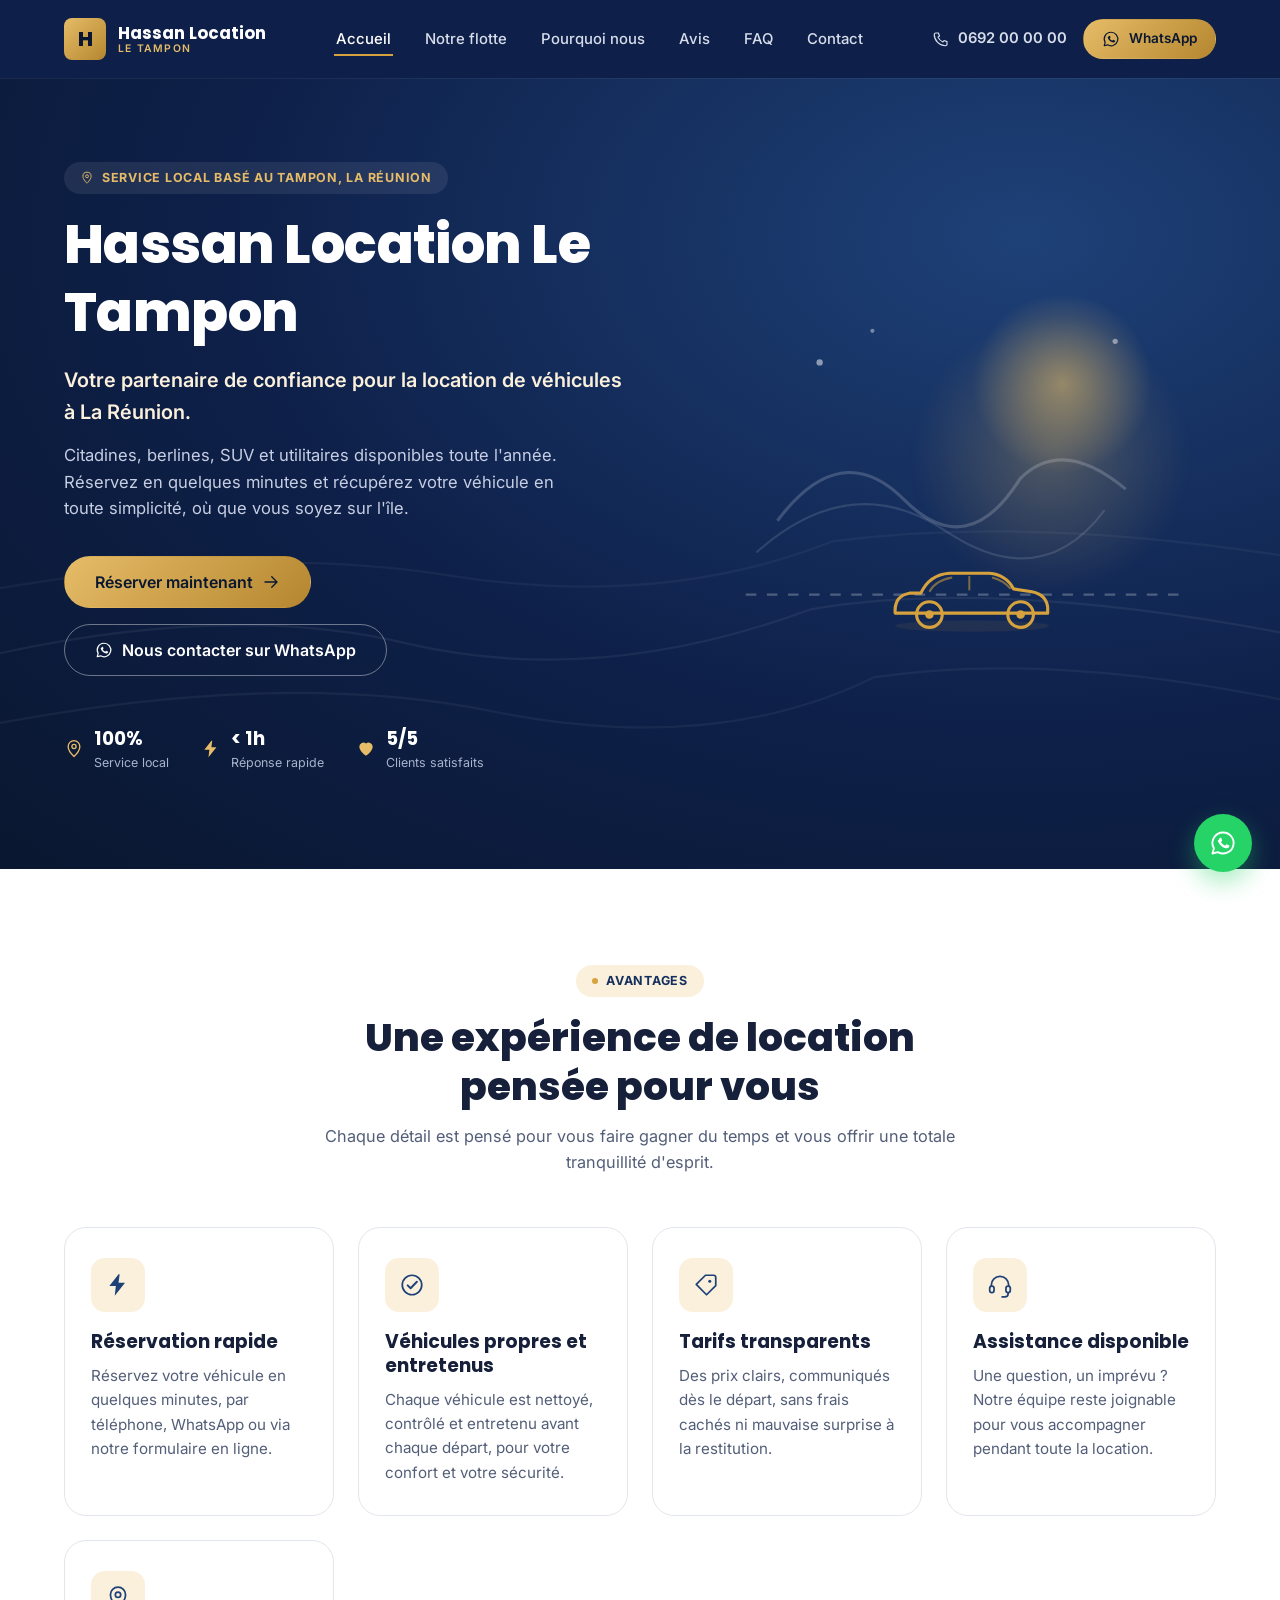
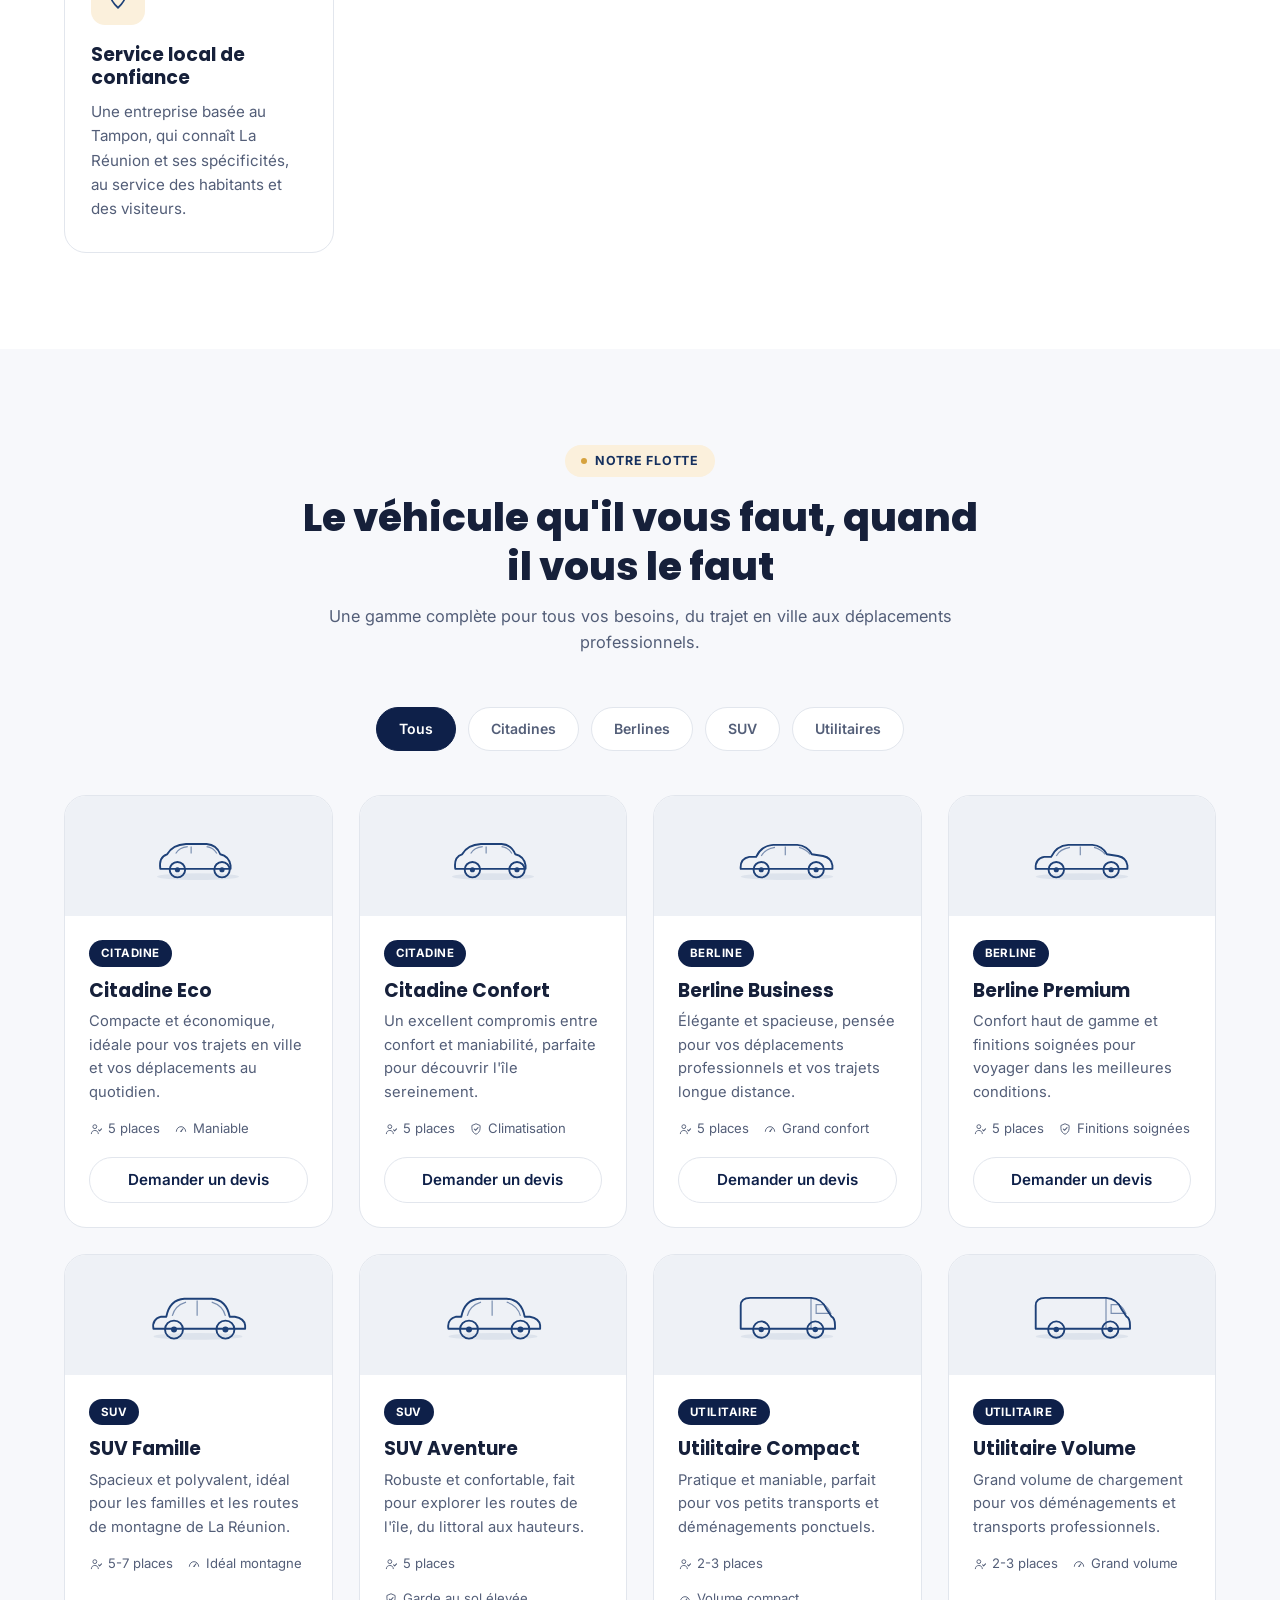
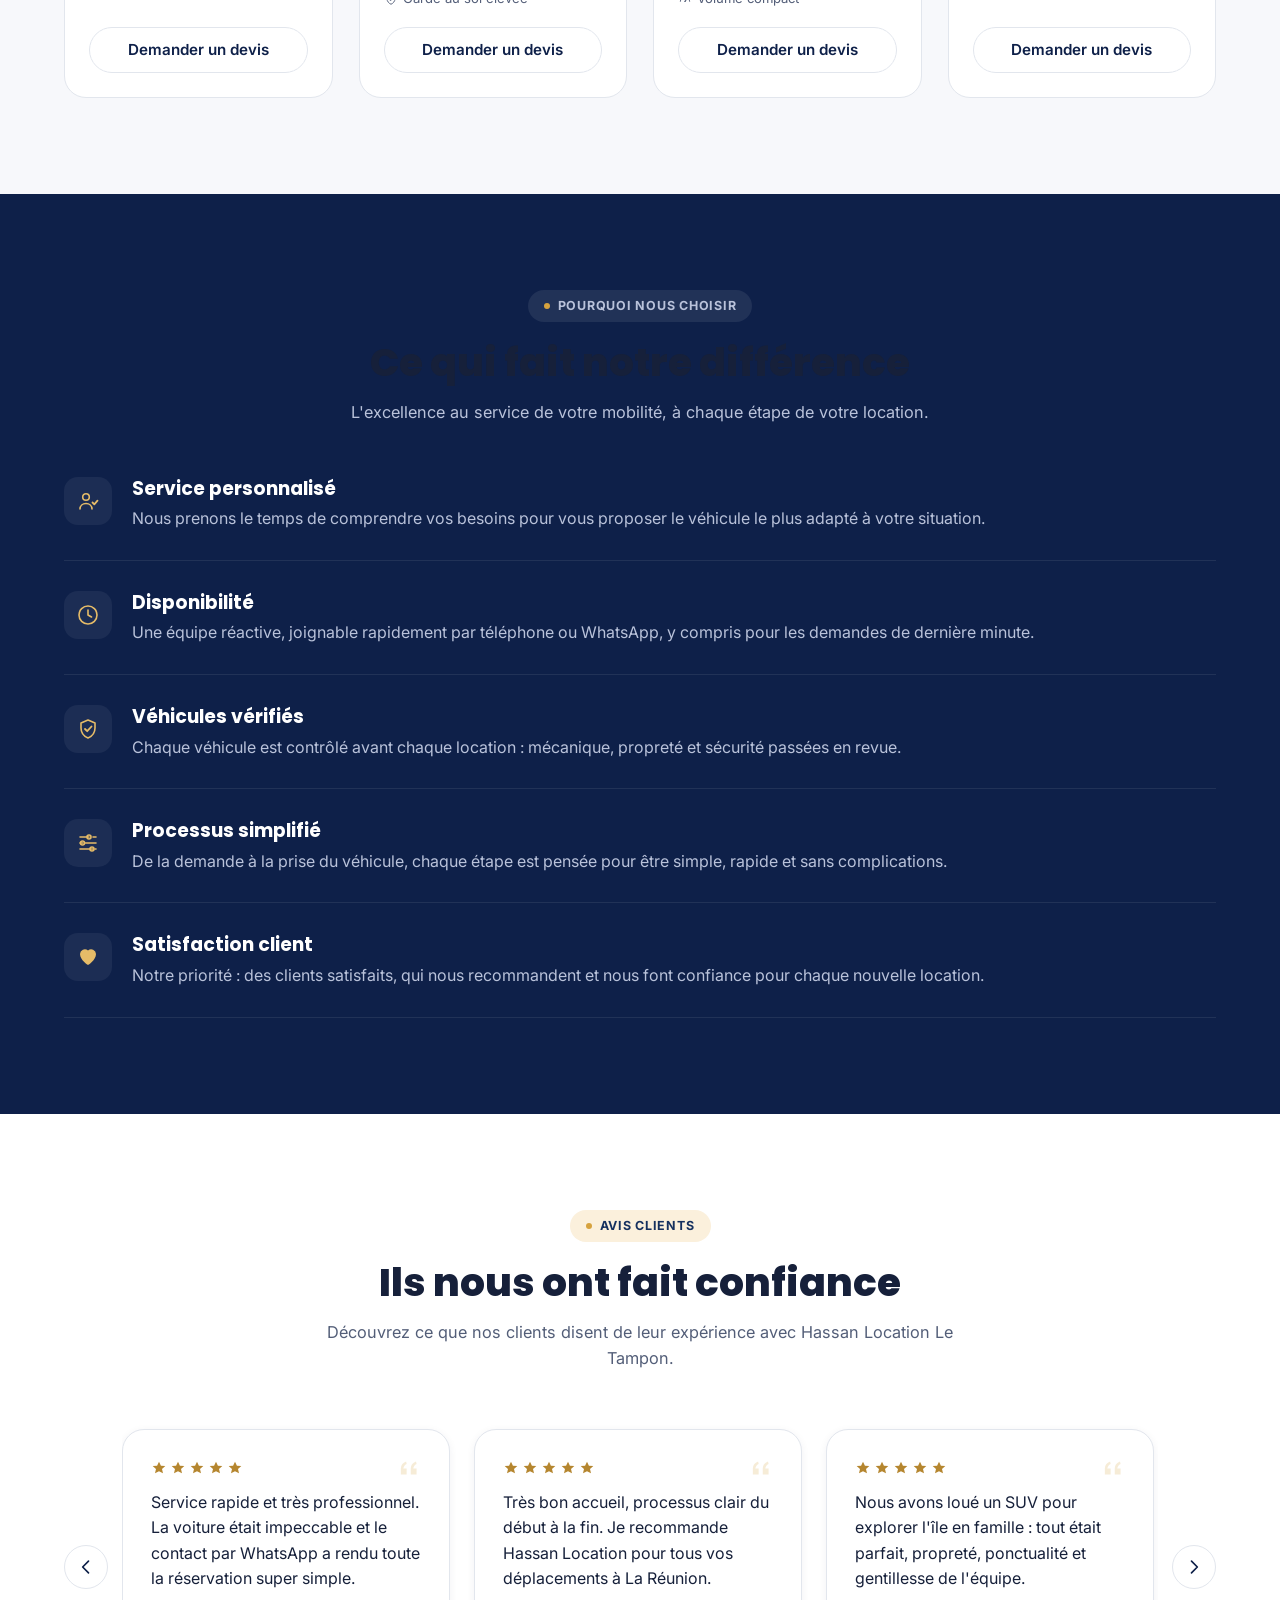
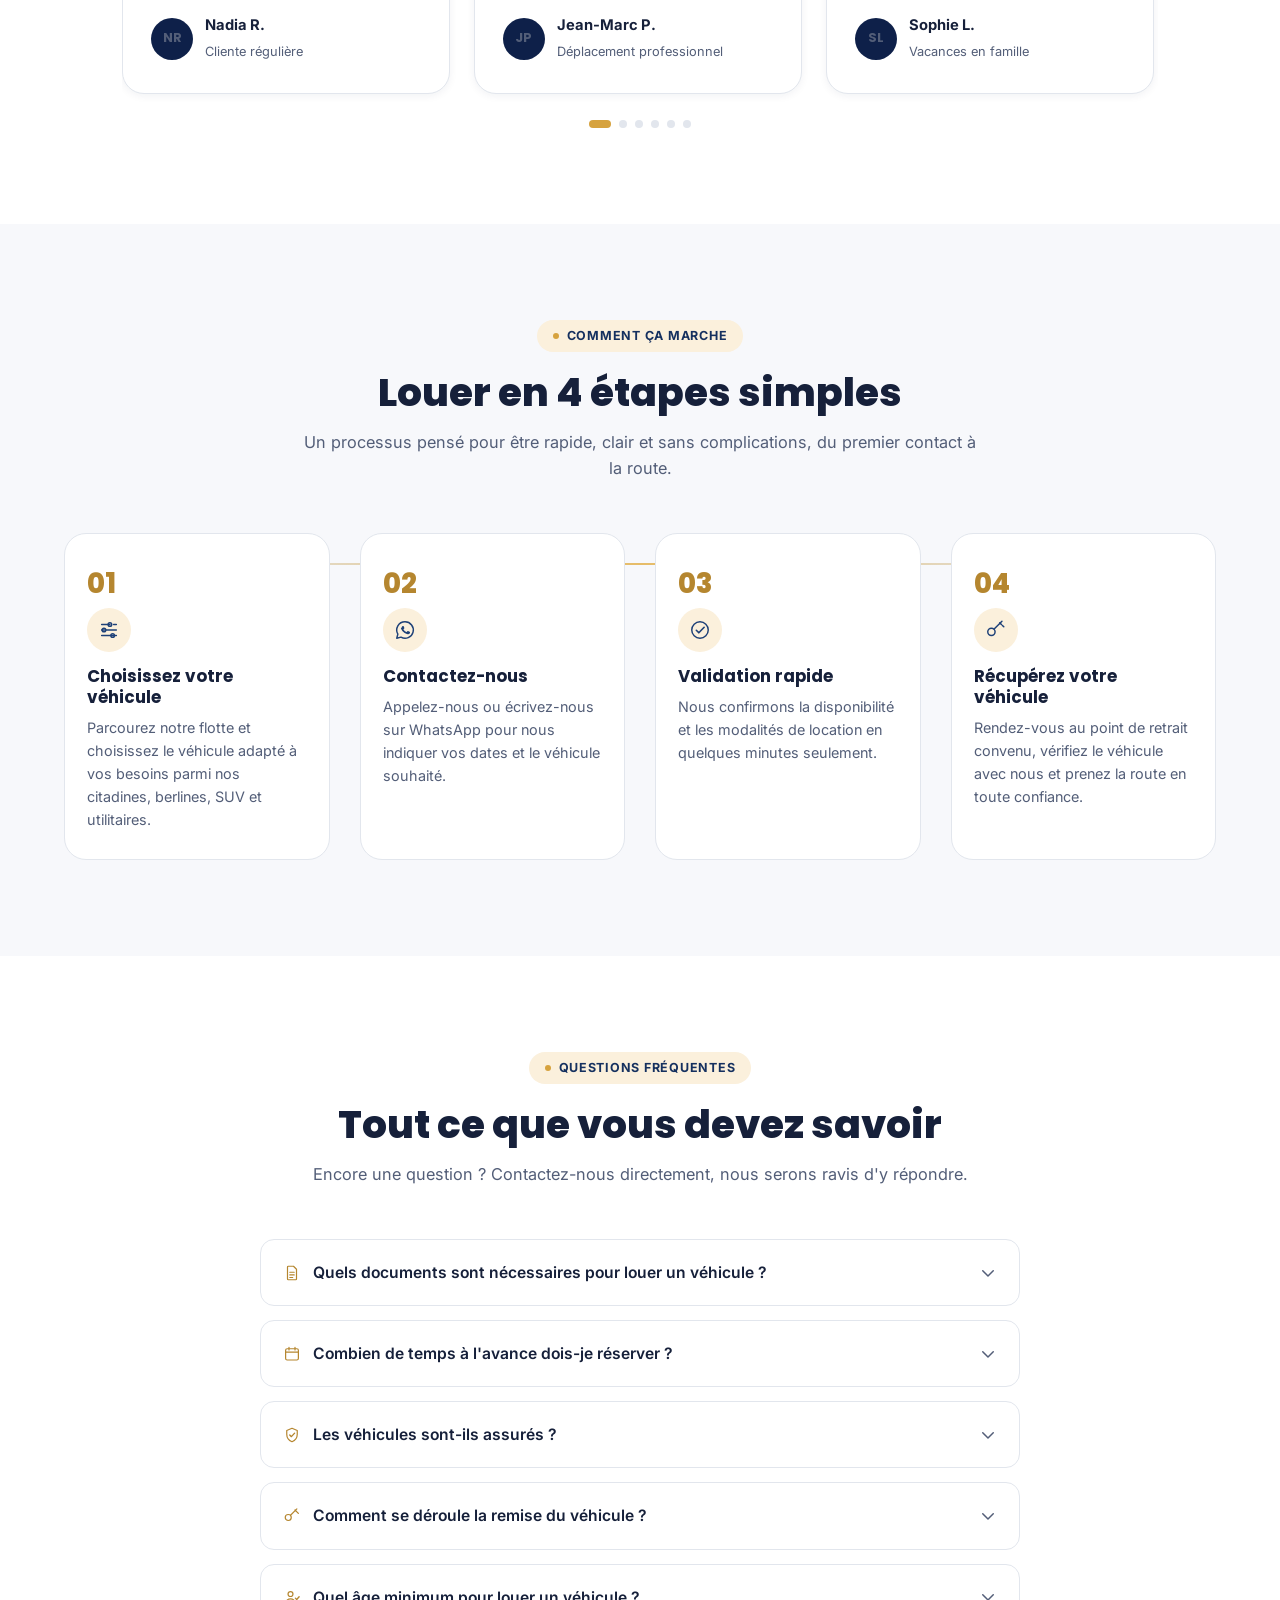
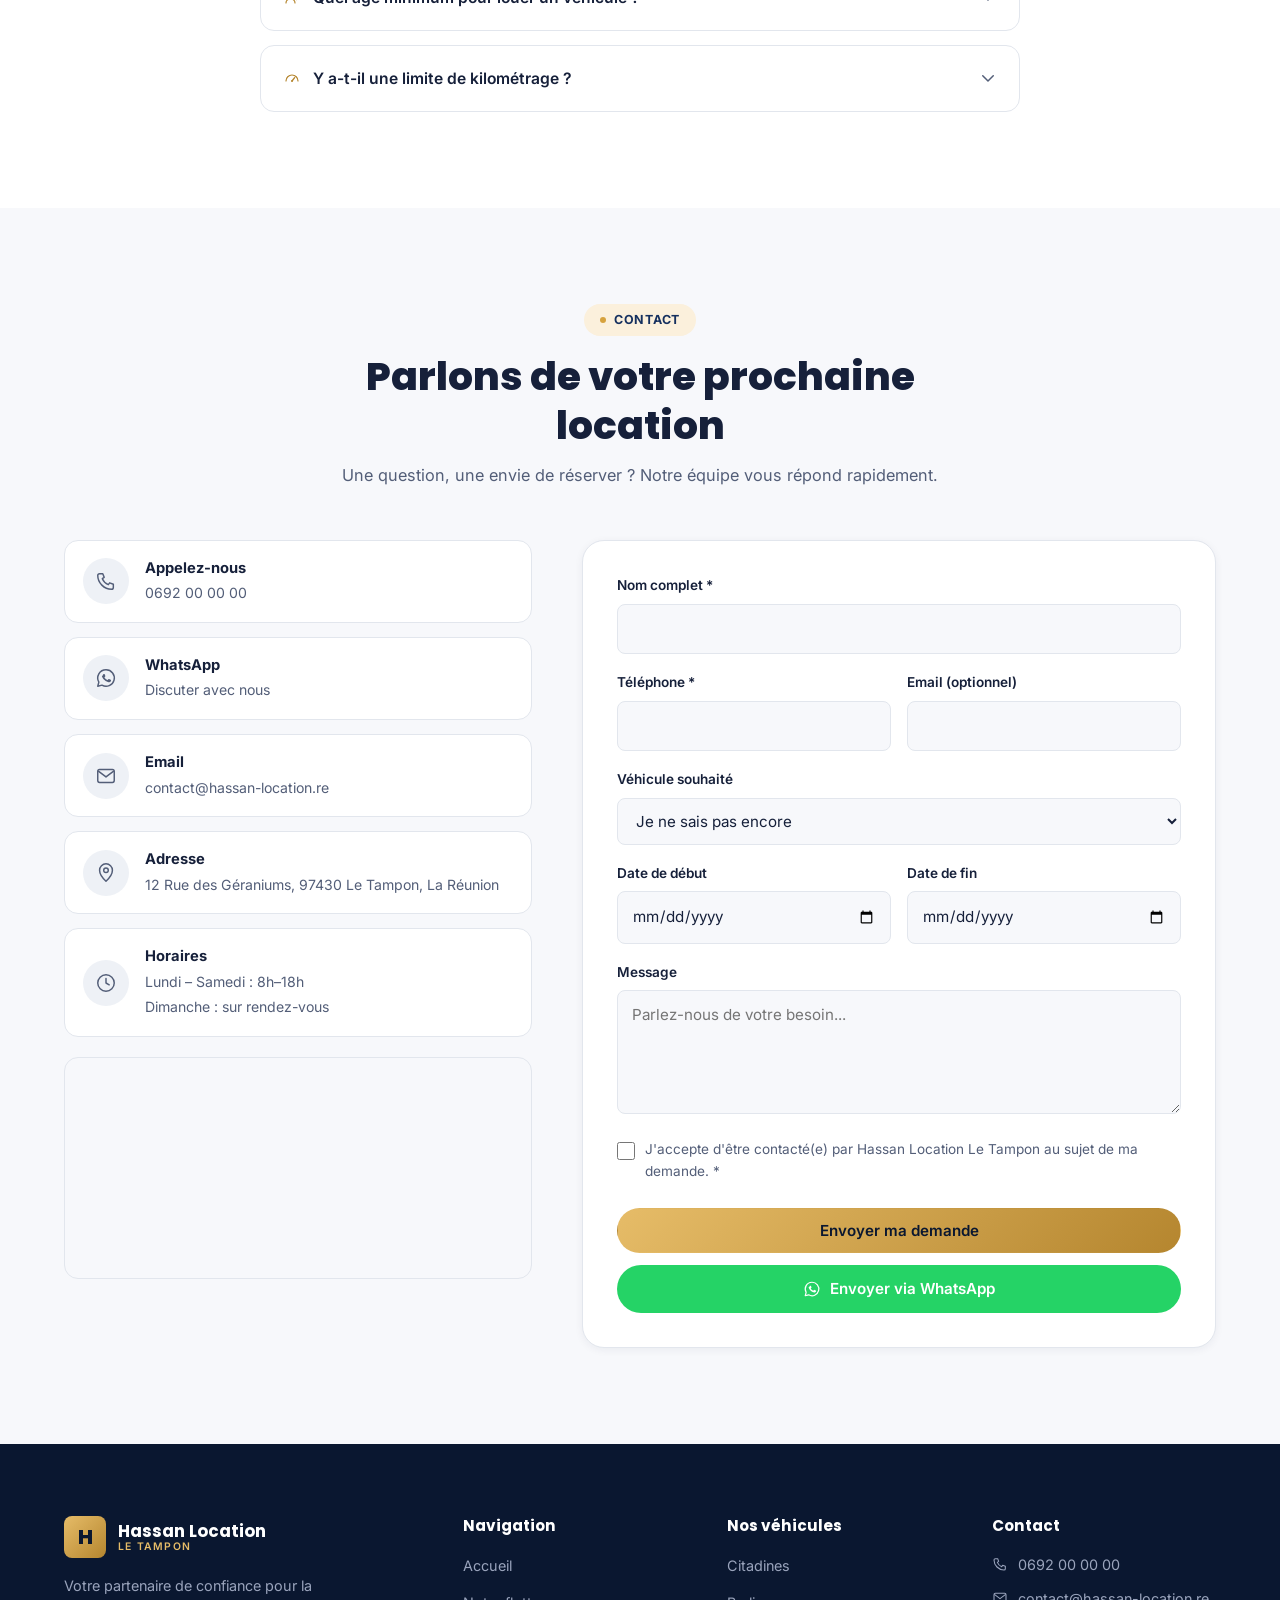
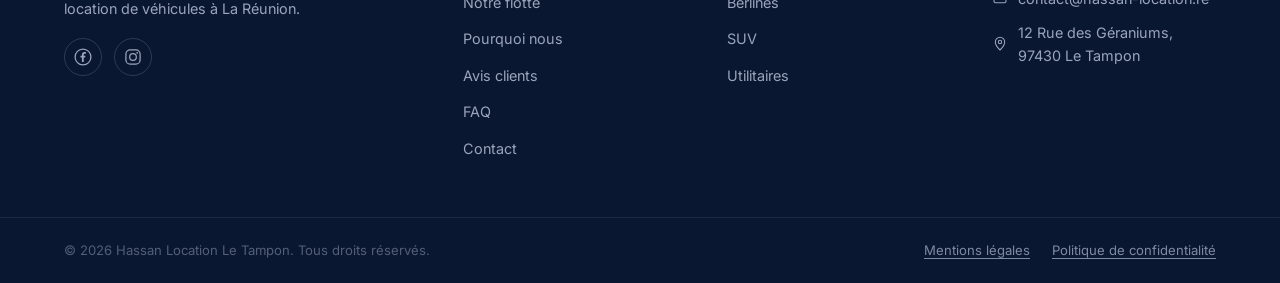
<file: hassan-location-le-tampon.html>
<!DOCTYPE html>
<html lang="fr">
<head>
<meta charset="UTF-8">
<meta name="viewport" content="width=device-width, initial-scale=1.0">
<title>Hassan Location Le Tampon | Location de Véhicules à La Réunion</title>
<meta name="description" content="Hassan Location Le Tampon : location de citadines, berlines, SUV et utilitaires à La Réunion. Réservation rapide, tarifs transparents, service local de confiance. Appelez-nous ou contactez-nous sur WhatsApp.">
<meta name="keywords" content="location voiture Le Tampon, location véhicule La Réunion, location utilitaire Réunion, location SUV La Réunion, Hassan Location">
<meta name="robots" content="index, follow">
<meta name="author" content="Hassan Location Le Tampon">
<link rel="canonical" href="https://www.hassan-location.re/">

<!-- Open Graph -->
<meta property="og:type" content="website">
<meta property="og:locale" content="fr_FR">
<meta property="og:title" content="Hassan Location Le Tampon | Location de Véhicules à La Réunion">
<meta property="og:description" content="Votre partenaire de confiance pour la location de véhicules à La Réunion. Citadines, berlines, SUV, utilitaires.">
<meta property="og:site_name" content="Hassan Location Le Tampon">

<!-- Favicon : monogramme SVG intégré (à remplacer par votre propre logo si besoin) -->
<link rel="icon" type="image/svg+xml" href="data:image/svg+xml,%3Csvg xmlns='http://www.w3.org/2000/svg' viewBox='0 0 64 64'%3E%3Crect width='64' height='64' rx='14' fill='%230E2049'/%3E%3Ctext x='32' y='45' font-family='Arial, sans-serif' font-size='32' font-weight='800' fill='%23D6A23E' text-anchor='middle'%3EH%3C/text%3E%3C/svg%3E">

<!-- Polices Google Fonts -->
<link rel="preconnect" href="https://fonts.googleapis.com">
<link rel="preconnect" href="https://fonts.gstatic.com" crossorigin>
<link href="https://fonts.googleapis.com/css2?family=Inter:wght@400;500;600;700&family=Poppins:wght@600;700;800&display=swap" rel="stylesheet">

<!-- Données structurées (SEO local) -->
<script type="application/ld+json">
{
  "@context": "https://schema.org",
  "@type": "AutoRental",
  "name": "Hassan Location Le Tampon",
  "telephone": "+262692000000",
  "email": "contact@hassan-location.re",
  "address": {
    "@type": "PostalAddress",
    "streetAddress": "12 Rue des Géraniums",
    "addressLocality": "Le Tampon",
    "postalCode": "97430",
    "addressRegion": "La Réunion",
    "addressCountry": "RE"
  },
  "geo": {
    "@type": "GeoCoordinates",
    "latitude": -21.2783,
    "longitude": 55.5197
  },
  "areaServed": "La Réunion",
  "priceRange": "€€",
  "openingHoursSpecification": [
    {
      "@type": "OpeningHoursSpecification",
      "dayOfWeek": ["Monday","Tuesday","Wednesday","Thursday","Friday","Saturday"],
      "opens": "08:00",
      "closes": "18:00"
    }
  ]
}
</script>

<style>
/* ===================================================================
   HASSAN LOCATION LE TAMPON — FEUILLE DE STYLE
   Sommaire : 1.Variables 2.Reset 3.Typo 4.Layout 5.Boutons 6.Icônes
   7.Header 8.Hero 9.Avantages 10.Flotte 11.Pourquoi-nous 12.Avis
   13.Processus 14.FAQ 15.Contact 16.Footer 17.Modale 18.Flottants
   19.Animations 20.Responsive 21.Accessibilité
   =================================================================== */

/* ---------- 1. VARIABLES ---------- */
:root{
  --color-navy-950:#0A1730;
  --color-navy-900:#0E2049;
  --color-navy-800:#15305F;
  --color-navy-700:#1E4178;
  --color-gold-600:#B5862F;
  --color-gold-500:#D6A23E;
  --color-gold-400:#E6BC68;
  --color-gold-100:#FBF0DC;
  --color-white:#FFFFFF;
  --color-bg-soft:#F7F8FB;
  --color-bg-mute:#EEF1F6;
  --color-ink:#16203A;
  --color-ink-soft:#535E78;
  --color-border:#E2E6ED;
  --color-whatsapp:#25D366;

  --radius-sm:8px;
  --radius-md:14px;
  --radius-lg:22px;
  --radius-pill:999px;

  --shadow-sm:0 2px 8px rgba(14,32,73,.06);
  --shadow-md:0 10px 28px rgba(14,32,73,.10);
  --shadow-lg:0 22px 50px rgba(14,32,73,.14);
  --shadow-gold:0 12px 28px rgba(214,162,62,.35);

  --font-head:'Poppins',Arial,sans-serif;
  --font-body:'Inter',Arial,sans-serif;

  --container-w:1200px;
  --header-h:78px;
  --transition:.25s ease;
  --focus-color:var(--color-navy-900);
}

/* ---------- 2. RESET ---------- */
*,*::before,*::after{box-sizing:border-box;margin:0;padding:0;}
html{scroll-behavior:smooth;-webkit-text-size-adjust:100%;}
body{
  font-family:var(--font-body);
  color:var(--color-ink);
  background:var(--color-white);
  line-height:1.6;
  font-size:16px;
  padding-top:var(--header-h);
  overflow-x:hidden;
}
img,svg{max-width:100%;display:block;}
a{color:inherit;text-decoration:none;}
button{font:inherit;color:inherit;background:none;border:none;cursor:pointer;}
ul,ol{list-style:none;}
input,textarea,select{font:inherit;color:inherit;}
h1,h2,h3,h4{font-family:var(--font-head);color:var(--color-ink);line-height:1.25;font-weight:700;}

/* ---------- 3. TYPOGRAPHIE ---------- */
h2{font-size:clamp(1.7rem,3.4vw,2.45rem);font-weight:800;}
h3{font-size:1.18rem;font-weight:700;}
p{color:var(--color-ink-soft);}

.eyebrow{
  display:inline-flex;align-items:center;gap:8px;
  font-family:var(--font-body);font-weight:700;font-size:.78rem;
  letter-spacing:.06em;text-transform:uppercase;
  color:var(--color-navy-800);background:var(--color-gold-100);
  padding:6px 16px;border-radius:var(--radius-pill);margin-bottom:16px;
}
.eyebrow::before{content:'';width:6px;height:6px;border-radius:50%;background:var(--color-gold-500);flex-shrink:0;}
.eyebrow--light:has(svg)::before{display:none;}
.eyebrow--light{background:rgba(255,255,255,.08);color:var(--color-gold-400);}

.section-head{max-width:680px;margin:0 auto 52px;text-align:center;}
.section-head h2{margin-bottom:4px;}
.section-head__text{font-size:1.02rem;margin-top:12px;}
.section-head__text--light{color:#B9C2DA;}

/* ---------- 4. LAYOUT ---------- */
.container{max-width:var(--container-w);margin:0 auto;padding:0 24px;}
.section{padding-block:96px;}
.section--alt{background:var(--color-bg-soft);}
.section--dark{background:var(--color-navy-900);color:var(--color-white);}
.section--dark h3{color:var(--color-white);}
.section--dark p{color:#B9C2DA;}

.skip-link{
  position:absolute;left:-999px;top:0;background:var(--color-gold-500);
  color:var(--color-navy-950);padding:12px 20px;font-weight:700;z-index:200;
  border-radius:0 0 var(--radius-sm) 0;
}
.skip-link:focus{left:0;}

#accueil,#avantages,#flotte,#pourquoi-nous,#avis,#processus,#faq,#contact{
  scroll-margin-top:var(--header-h);
}

/* ---------- 5. BOUTONS ---------- */
.btn{
  display:inline-flex;align-items:center;justify-content:center;gap:9px;
  font-family:var(--font-body);font-weight:600;font-size:.95rem;
  padding:14px 26px;border-radius:var(--radius-pill);
  transition:transform var(--transition),box-shadow var(--transition),background var(--transition),color var(--transition),border-color var(--transition);
  white-space:nowrap;border:1.5px solid transparent;line-height:1;
}
.btn .icon{width:18px;height:18px;}
.btn--primary{
  background:linear-gradient(135deg,var(--color-gold-400),var(--color-gold-600));
  color:var(--color-navy-950);
}
.btn--primary:hover{transform:translateY(-2px);box-shadow:var(--shadow-gold);}
.btn--outline{
  background:var(--color-white);border-color:var(--color-border);color:var(--color-navy-900);
}
.btn--outline:hover{border-color:var(--color-gold-500);background:var(--color-gold-100);color:var(--color-navy-950);}
.btn--ghost{border-color:rgba(255,255,255,.4);color:var(--color-white);}
.btn--ghost:hover{background:rgba(255,255,255,.1);border-color:var(--color-white);}
.btn--whatsapp{background:var(--color-whatsapp);color:var(--color-white);}
.btn--whatsapp:hover{background:#1ebd5a;transform:translateY(-2px);}
.btn--sm{padding:10px 18px;font-size:.85rem;}
.btn--lg{padding:16px 30px;font-size:1rem;}
.btn--block{width:100%;}

/* ---------- 6. ICÔNES ---------- */
.icon{flex-shrink:0;display:inline-block;vertical-align:middle;color:inherit;}

/* ---------- 7. HEADER ---------- */
.header{
  position:fixed;top:0;left:0;right:0;z-index:100;height:var(--header-h);
  background:var(--color-navy-900);box-shadow:0 1px 0 rgba(255,255,255,.06);
  --focus-color:var(--color-gold-400);
}
.header__inner{
  height:100%;display:flex;align-items:center;justify-content:space-between;gap:24px;
}
.brand{display:inline-flex;align-items:center;gap:12px;}
.brand__mark{
  width:42px;height:42px;border-radius:var(--radius-sm);flex-shrink:0;
  background:linear-gradient(135deg,var(--color-gold-400),var(--color-gold-600));
  color:var(--color-navy-950);display:inline-flex;align-items:center;justify-content:center;
  font-family:var(--font-head);font-weight:800;font-size:1.25rem;
}
.brand__text{display:flex;flex-direction:column;line-height:1.2;}
.brand__name{font-family:var(--font-head);font-weight:700;font-size:1.05rem;color:var(--color-white);}
.brand__place{font-size:.65rem;letter-spacing:.12em;color:var(--color-gold-400);font-weight:600;}

.nav__list{display:flex;align-items:center;gap:30px;}
.nav__list a{
  font-weight:500;font-size:.93rem;color:#D7DCEA;position:relative;padding:6px 2px;
  transition:color var(--transition);
}
.nav__list a::after{
  content:'';position:absolute;left:0;right:0;bottom:-2px;height:2px;background:var(--color-gold-500);
  transform:scaleX(0);transition:transform var(--transition);transform-origin:left;
}
.nav__list a:hover{color:var(--color-white);}
.nav__list a:hover::after{transform:scaleX(1);}

.header__actions{display:flex;align-items:center;gap:16px;}
.header__phone{display:inline-flex;align-items:center;gap:8px;color:#D7DCEA;font-weight:600;font-size:.92rem;transition:color var(--transition);}
.header__phone:hover{color:var(--color-gold-400);}

.hamburger{display:none;color:var(--color-white);padding:6px;}
.header.is-scrolled{box-shadow:0 4px 20px rgba(10,23,48,.22);}
.nav__list a.is-active{color:var(--color-white);}
.nav__list a.is-active::after{transform:scaleX(1);}

/* Menu mobile (panneau déroulant) */
@media (max-width:959px){
  .hamburger{display:inline-flex;}
  .nav{
    position:absolute;top:100%;left:0;right:0;background:var(--color-navy-800);
    max-height:0;overflow:hidden;transition:max-height .3s ease;
  }
  .nav.is-open{max-height:420px;}
  .nav__list{flex-direction:column;align-items:flex-start;gap:0;padding:8px 24px 18px;}
  .nav__list li{width:100%;}
  .nav__list a{display:block;padding:13px 0;width:100%;border-bottom:1px solid rgba(255,255,255,.07);}
  .nav__list a::after{display:none;}
}
@media (max-width:640px){
  .header__phone{display:none;}
  .header__actions .btn--primary{display:none;}
}

/* ---------- 8. HERO ---------- */
.hero{
  position:relative;overflow:hidden;
  background:radial-gradient(ellipse at 80% 20%,var(--color-navy-700) 0%,var(--color-navy-900) 55%,var(--color-navy-950) 100%);
  color:var(--color-white);padding-block:84px 96px;
  --focus-color:var(--color-gold-400);
}
.hero__bg{position:absolute;inset:0;z-index:0;}
.hero__contours{width:100%;height:100%;}
.hero__inner{position:relative;z-index:1;display:grid;grid-template-columns:1.1fr .9fr;gap:48px;align-items:center;}
.hero__content{max-width:560px;}
.hero__title{font-size:clamp(2.3rem,5vw,3.4rem);font-weight:800;color:var(--color-white);margin-bottom:18px;letter-spacing:-.01em;}
.hero__subtitle{font-size:1.25rem;font-weight:600;color:var(--color-gold-100);margin-bottom:14px;}
.hero__text{color:#C7CEE3;font-size:1.04rem;margin-bottom:34px;max-width:500px;}
.hero__ctas{display:flex;flex-wrap:wrap;gap:16px;margin-bottom:48px;}

.hero__stats{display:flex;flex-wrap:wrap;gap:32px;}
.hero__stats li{display:flex;align-items:center;gap:10px;}
.hero__stats .icon{color:var(--color-gold-400);}
.hero__stats strong{display:block;font-family:var(--font-head);font-size:1.15rem;color:var(--color-white);}
.hero__stats span{display:block;font-size:.78rem;color:#A9B3CC;}

.hero__visual{position:relative;height:380px;}
.hero__glow{
  position:absolute;top:10%;right:5%;width:280px;height:280px;border-radius:50%;
  background:radial-gradient(circle,rgba(230,188,104,.28),transparent 70%);filter:blur(6px);
}
.hero__illustration{position:relative;width:100%;height:100%;}

/* ---------- 9. AVANTAGES ---------- */
.advantages__grid{display:grid;grid-template-columns:repeat(auto-fit,minmax(220px,1fr));gap:24px;}
.advantages__card{
  background:var(--color-white);border:1px solid var(--color-border);border-radius:var(--radius-lg);
  padding:30px 26px;transition:transform var(--transition),box-shadow var(--transition),border-color var(--transition);
}
.advantages__card:hover{transform:translateY(-4px);box-shadow:var(--shadow-md);border-color:transparent;}
.advantages__icon{
  display:inline-flex;align-items:center;justify-content:center;width:54px;height:54px;
  border-radius:var(--radius-md);background:var(--color-gold-100);color:var(--color-navy-700);
  margin-bottom:18px;
}
.advantages__card h3{margin-bottom:10px;}
.advantages__card p{font-size:.95rem;}

/* ---------- 10. FLOTTE ---------- */
.fleet__filters{display:flex;flex-wrap:wrap;justify-content:center;gap:12px;margin-bottom:44px;}
.fleet__filter{
  padding:10px 22px;border-radius:var(--radius-pill);border:1.5px solid var(--color-border);
  background:var(--color-white);font-weight:600;font-size:.88rem;color:var(--color-ink-soft);
  transition:all var(--transition);
}
.fleet__filter:hover{border-color:var(--color-gold-500);color:var(--color-navy-900);}
.fleet__filter.is-active{
  background:var(--color-navy-900);border-color:var(--color-navy-900);color:var(--color-white);
}

.fleet__grid{display:grid;grid-template-columns:repeat(auto-fit,minmax(260px,1fr));gap:26px;}
.fleet__card{
  background:var(--color-white);border:1px solid var(--color-border);border-radius:var(--radius-lg);
  overflow:hidden;transition:transform var(--transition),box-shadow var(--transition);
  display:flex;flex-direction:column;
}
.fleet__card:hover{transform:translateY(-5px);box-shadow:var(--shadow-lg);}
.fleet__card.is-hidden{display:none;}
.fleet__visual{
  background:var(--color-bg-mute);color:var(--color-navy-700);
  display:flex;align-items:center;justify-content:center;padding:30px 20px;
}
.fleet__visual .icon{width:120px;height:60px;}
.fleet__body{padding:24px;display:flex;flex-direction:column;flex:1;}
.fleet__tag{
  display:inline-block;background:var(--color-navy-900);color:var(--color-white);
  font-size:.72rem;font-weight:700;letter-spacing:.04em;text-transform:uppercase;
  padding:4px 12px;border-radius:var(--radius-pill);margin-bottom:12px;align-self:flex-start;
}
.fleet__body h3{margin-bottom:8px;}
.fleet__body p{font-size:.92rem;flex:0;}
.fleet__specs{display:flex;gap:14px;flex-wrap:wrap;margin:14px 0 18px;font-size:.82rem;color:var(--color-ink-soft);}
.fleet__specs span{display:inline-flex;align-items:center;gap:5px;}
.fleet__body .btn{margin-top:auto;}

/* ---------- 11. POURQUOI NOUS ---------- */
.why__grid{display:grid;grid-template-columns:1fr;gap:30px 50px;}
.why__row{display:flex;gap:20px;align-items:flex-start;padding-bottom:28px;border-bottom:1px solid rgba(255,255,255,.08);}
.why__icon{
  display:inline-flex;align-items:center;justify-content:center;width:48px;height:48px;flex-shrink:0;
  border-radius:var(--radius-md);background:rgba(255,255,255,.06);color:var(--color-gold-400);
}
.why__row h3{margin-bottom:6px;}

/* ---------- 12. AVIS ---------- */
.testimonials__wrap{position:relative;display:flex;align-items:center;gap:14px;max-width:var(--container-w);margin:0 auto;padding:0 24px;}
.testimonials__track{
  display:flex;gap:24px;overflow-x:auto;scroll-snap-type:x mandatory;scroll-behavior:smooth;
  padding:6px 2px 18px;flex:1;scrollbar-width:none;
}
.testimonials__track::-webkit-scrollbar{display:none;}
.testimonials__card{
  scroll-snap-align:start;flex:0 0 100%;background:var(--color-white);border:1px solid var(--color-border);
  border-radius:var(--radius-lg);padding:30px 28px;position:relative;box-shadow:var(--shadow-sm);
}
.testimonials__quote{position:absolute;top:24px;right:26px;color:var(--color-gold-500);opacity:.2;}
.testimonials__stars{display:flex;gap:3px;color:var(--color-gold-600);margin-bottom:14px;}
.testimonials__stars .icon{color:var(--color-gold-600);}
.testimonials__card p{color:var(--color-ink);font-size:1rem;margin-bottom:22px;}
.testimonials__author{display:flex;align-items:center;gap:12px;}
.testimonials__avatar{
  width:42px;height:42px;border-radius:50%;background:var(--color-navy-900);color:var(--color-gold-400);
  display:inline-flex;align-items:center;justify-content:center;font-family:var(--font-head);font-weight:700;font-size:.85rem;
}
.testimonials__author strong{display:block;font-size:.92rem;}
.testimonials__author span{font-size:.8rem;color:var(--color-ink-soft);}
.testimonials__nav{
  flex-shrink:0;width:44px;height:44px;border-radius:50%;border:1.5px solid var(--color-border);
  display:inline-flex;align-items:center;justify-content:center;color:var(--color-navy-900);
  transition:all var(--transition);
}
.testimonials__nav:hover{background:var(--color-navy-900);color:var(--color-white);border-color:var(--color-navy-900);}
.testimonials__nav--prev .icon{transform:rotate(90deg);}
.testimonials__nav--next .icon{transform:rotate(-90deg);}
.testimonials__dots{display:flex;justify-content:center;gap:8px;margin-top:8px;}
.testimonials__dot{width:8px;height:8px;border-radius:50%;background:var(--color-border);transition:all var(--transition);}
.testimonials__dot.is-active{background:var(--color-gold-500);width:22px;border-radius:var(--radius-pill);}

/* ---------- 13. PROCESSUS ---------- */
.process__steps{display:grid;grid-template-columns:repeat(4,1fr);gap:30px;position:relative;}
.process__steps::before{
  content:'';position:absolute;top:30px;left:8%;right:8%;height:2px;
  background:linear-gradient(90deg,var(--color-border),var(--color-gold-400),var(--color-border));
}
.process__step{position:relative;background:var(--color-white);padding:28px 22px;border-radius:var(--radius-lg);border:1px solid var(--color-border);}
.process__num{
  display:block;font-family:var(--font-head);font-weight:800;font-size:1.7rem;color:var(--color-gold-600);
  margin-bottom:2px;
}
.process__icon{
  display:inline-flex;align-items:center;justify-content:center;width:44px;height:44px;
  border-radius:50%;background:var(--color-gold-100);color:var(--color-navy-700);margin-bottom:14px;
}
.process__step h3{margin-bottom:8px;font-size:1.05rem;}
.process__step p{font-size:.9rem;}

/* ---------- 14. FAQ ---------- */
.faq__list{max-width:760px;margin:0 auto;display:flex;flex-direction:column;gap:14px;}
.faq__item{border:1px solid var(--color-border);border-radius:var(--radius-md);overflow:hidden;background:var(--color-white);}
.faq__question{
  width:100%;display:flex;align-items:center;justify-content:space-between;gap:16px;
  padding:20px 22px;text-align:left;font-weight:600;font-size:.98rem;
}
.faq__question span{display:flex;align-items:center;gap:12px;}
.faq__question .icon:first-child{color:var(--color-gold-600);flex-shrink:0;}
.faq__chevron{transition:transform var(--transition);color:var(--color-ink-soft);}
.faq__item.is-open .faq__chevron{transform:rotate(180deg);}
.faq__answer{max-height:0;overflow:hidden;transition:max-height .3s ease;}
.faq__answer p{padding:0 22px 20px 54px;font-size:.92rem;}

/* ---------- 15. CONTACT ---------- */
.contact__grid{display:grid;grid-template-columns:.85fr 1.15fr;gap:50px;align-items:flex-start;}
.contact__info{display:flex;flex-direction:column;gap:14px;}
.contact__item{
  display:flex;align-items:center;gap:16px;background:var(--color-white);border:1px solid var(--color-border);
  border-radius:var(--radius-md);padding:16px 18px;transition:all var(--transition);
}
a.contact__item:hover{border-color:var(--color-gold-500);box-shadow:var(--shadow-sm);}
.contact__icon{
  display:inline-flex;align-items:center;justify-content:center;width:46px;height:46px;flex-shrink:0;
  border-radius:50%;background:var(--color-bg-mute);color:var(--color-navy-700);
}
a.contact__item:hover .contact__icon{background:var(--color-navy-900);color:var(--color-gold-400);}
.contact__item strong{display:block;font-size:.92rem;}
.contact__item span{font-size:.88rem;color:var(--color-ink-soft);}
.contact__map{border-radius:var(--radius-md);overflow:hidden;border:1px solid var(--color-border);margin-top:6px;}
.contact__map iframe{display:block;}

.contact__form{
  background:var(--color-white);border:1px solid var(--color-border);border-radius:var(--radius-lg);
  padding:34px;box-shadow:var(--shadow-sm);position:relative;
}
.form__row{margin-bottom:18px;}
.form__row--split{display:grid;grid-template-columns:1fr 1fr;gap:16px;}
.form__row label{display:block;font-size:.85rem;font-weight:600;margin-bottom:7px;color:var(--color-ink);}
.form__row input,.form__row select,.form__row textarea{
  width:100%;border:1.5px solid var(--color-border);border-radius:var(--radius-sm);
  padding:12px 14px;font-size:.95rem;background:var(--color-bg-soft);transition:border-color var(--transition),background var(--transition);
}
.form__row input:focus,.form__row select:focus,.form__row textarea:focus{
  border-color:var(--color-gold-500);background:var(--color-white);outline:none;
}
.form__row textarea{resize:vertical;min-height:96px;}
.form__row--checkbox{display:flex;align-items:flex-start;gap:10px;}
.form__row--checkbox input{width:18px;height:18px;margin-top:3px;flex-shrink:0;accent-color:var(--color-gold-500);}
.form__row--checkbox label{font-size:.85rem;color:var(--color-ink-soft);font-weight:400;}
.form__actions{display:flex;flex-direction:column;gap:12px;margin-top:8px;}
.form__success{
  display:flex;align-items:center;gap:12px;background:#EAF7EE;color:#1F7A3D;
  border-radius:var(--radius-md);padding:16px 18px;margin-top:16px;font-size:.92rem;
}
.form__success[hidden]{display:none;}
.form__success .icon{flex-shrink:0;}

/* ---------- 16. FOOTER ---------- */
.footer{background:var(--color-navy-950);color:#AEB7CC;padding-top:72px;--focus-color:var(--color-gold-400);}
.footer__grid{display:grid;grid-template-columns:1.6fr 1fr 1fr 1fr;gap:40px;padding-bottom:56px;}
.footer .brand__name{color:var(--color-white);}
.footer__col--brand p{margin:16px 0 18px;font-size:.9rem;max-width:280px;color:#9AA4BC;}
.footer__socials{display:flex;gap:12px;}
.footer__socials a{
  width:38px;height:38px;border-radius:50%;border:1px solid rgba(255,255,255,.15);
  display:inline-flex;align-items:center;justify-content:center;transition:all var(--transition);
}
.footer__socials a:hover{background:var(--color-gold-500);color:var(--color-navy-950);border-color:var(--color-gold-500);}
.footer__col h4{color:var(--color-white);font-size:.95rem;margin-bottom:18px;}
.footer__col ul{display:flex;flex-direction:column;gap:11px;}
.footer__col a{font-size:.9rem;color:#9AA4BC;transition:color var(--transition);}
.footer__col a:hover{color:var(--color-gold-400);}
.footer__contact li{display:flex;align-items:center;gap:10px;font-size:.9rem;color:#9AA4BC;}
.footer__bottom{border-top:1px solid rgba(255,255,255,.08);padding:22px 0;}
.footer__bottom-inner{display:flex;flex-wrap:wrap;justify-content:space-between;gap:14px;font-size:.82rem;color:#7E89A3;}
.footer__legal-links{display:flex;gap:22px;}
.footer__legal-links button{font-size:.82rem;color:#7E89A3;text-decoration:underline;text-underline-offset:3px;}
.footer__legal-links button:hover{color:var(--color-gold-400);}

/* ---------- 17. MODALE ---------- */
.modal{position:fixed;inset:0;z-index:300;display:flex;align-items:center;justify-content:center;padding:24px;visibility:hidden;opacity:0;transition:opacity var(--transition),visibility var(--transition);}
.modal.is-open{visibility:visible;opacity:1;}
.modal__overlay{position:absolute;inset:0;background:rgba(10,23,48,.6);backdrop-filter:blur(2px);}
.modal__panel{
  position:relative;background:var(--color-white);border-radius:var(--radius-lg);max-width:640px;width:100%;
  max-height:80vh;overflow-y:auto;padding:40px;transform:translateY(14px);transition:transform var(--transition);
}
.modal.is-open .modal__panel{transform:translateY(0);}
.modal__panel h2{margin-bottom:20px;font-size:1.4rem;}
.modal__panel h3{margin:22px 0 10px;font-size:1.05rem;color:var(--color-navy-900);}
.modal__panel p{font-size:.92rem;margin-bottom:10px;}
.modal__list li{font-size:.9rem;margin-bottom:8px;color:var(--color-ink-soft);}
.modal__close{position:absolute;top:18px;right:18px;color:var(--color-ink-soft);padding:6px;}
.modal__close:hover{color:var(--color-ink);}

/* ---------- 18. ÉLÉMENTS FLOTTANTS ---------- */
.float-whatsapp{
  position:fixed;bottom:28px;right:28px;z-index:90;width:58px;height:58px;border-radius:50%;
  background:var(--color-whatsapp);color:var(--color-white);display:flex;align-items:center;justify-content:center;
  box-shadow:0 10px 24px rgba(37,211,102,.4);transition:transform var(--transition);
}
.float-whatsapp:hover{transform:scale(1.08);}

.back-to-top{
  position:fixed;bottom:28px;left:28px;z-index:90;width:46px;height:46px;border-radius:50%;
  background:var(--color-navy-900);color:var(--color-white);display:flex;align-items:center;justify-content:center;
  box-shadow:var(--shadow-md);opacity:0;transform:translateY(10px);transition:all var(--transition);
}
.back-to-top.is-visible{opacity:1;transform:translateY(0);}
.back-to-top .icon{transform:rotate(180deg);}

.mobile-bar{
  display:none;position:fixed;bottom:0;left:0;right:0;z-index:95;
  background:var(--color-white);border-top:1px solid var(--color-border);
  padding:10px 14px calc(10px + env(safe-area-inset-bottom));gap:10px;
  box-shadow:0 -6px 18px rgba(14,32,73,.08);
}
.mobile-bar__btn{
  flex:1;display:flex;align-items:center;justify-content:center;gap:8px;
  padding:13px 10px;border-radius:var(--radius-pill);font-weight:600;font-size:.88rem;
}
.mobile-bar__btn--call{background:var(--color-bg-mute);color:var(--color-navy-900);}
.mobile-bar__btn--whatsapp{background:var(--color-whatsapp);color:var(--color-white);}

/* ---------- 19. ANIMATIONS / RÉVÉLATION AU SCROLL ---------- */
.reveal{opacity:0;transform:translateY(22px);transition:opacity .6s ease,transform .6s ease;}
.reveal.is-visible{opacity:1;transform:translateY(0);}

/* ---------- 20. RESPONSIVE ---------- */
@media (max-width:959px){
  :root{--header-h:68px;}
  .nav__list{gap:22px;}
  .section{padding-block:72px;}
  .hero{padding-block:56px 64px;}
  .hero__inner{grid-template-columns:1fr;}
  .hero__visual{display:none;}
  .hero__content{max-width:100%;}
  .why__row{border-bottom:1px solid rgba(255,255,255,.08);}
  .process__steps{grid-template-columns:repeat(2,1fr);}
  .process__steps::before{display:none;}
  .contact__grid{grid-template-columns:1fr;gap:40px;}
}
@media (max-width:767px){
  .footer__grid{grid-template-columns:1fr 1fr;gap:36px 24px;}
  .footer__col--brand{grid-column:1/-1;}
}
@media (max-width:640px){
  .container{padding:0 18px;}
  .section{padding-block:60px;}
  .section-head{margin-bottom:38px;}
  h2{font-size:1.65rem;}
  .hero__title{font-size:2.1rem;}
  .hero__subtitle{font-size:1.08rem;}
  .hero__ctas{flex-direction:column;}
  .hero__ctas .btn{width:100%;}
  .hero__stats{gap:20px;}
  .process__steps{grid-template-columns:1fr;}
  .form__row--split{grid-template-columns:1fr;gap:0;}
  .footer__grid{grid-template-columns:1fr;text-align:left;}
  .footer__bottom-inner{flex-direction:column;text-align:center;align-items:center;}
  .float-whatsapp{display:none;}
  .back-to-top{bottom:96px;left:18px;width:42px;height:42px;}
  .mobile-bar{display:flex;}
  body{padding-bottom:0;}
  .testimonials__card{flex:0 0 100%;}
}
@media (min-width:641px) and (max-width:959px){
  .testimonials__card{flex:0 0 calc(50% - 12px);}
}
@media (min-width:960px){
  .testimonials__card{flex:0 0 calc(33.333% - 16px);}
}

/* ---------- 21. ACCESSIBILITÉ ---------- */
:focus-visible{outline:2px solid var(--focus-color);outline-offset:3px;border-radius:var(--radius-sm);}
.fleet__filter:focus-visible,.btn:focus-visible{border-radius:var(--radius-pill);}
.testimonials__nav:focus-visible,.contact__icon:focus-visible{border-radius:50%;}

@media (prefers-reduced-motion:reduce){
  html{scroll-behavior:auto;}
  *,*::before,*::after{animation-duration:.001ms!important;animation-iteration-count:1!important;transition-duration:.001ms!important;}
  .reveal{opacity:1;transform:none;}
}
</style>
</head>
<body>

<a href="#main" class="skip-link">Aller au contenu principal</a>

<!-- ================= SPRITE SVG D'ICÔNES (réutilisées via <use>) ================= -->
<svg style="display:none" aria-hidden="true" focusable="false">
<defs>

<symbol id="icon-bolt" viewBox="0 0 24 24"><path d="M12.5 2 4 13h6l-1 9 9.5-12h-6l1-8z" fill="currentColor"/></symbol>

<symbol id="icon-shield-check" viewBox="0 0 24 24"><path d="M12 3l7 3v5c0 5-3.5 8.5-7 10-3.5-1.5-7-5-7-10V6l7-3z" fill="none" stroke="currentColor" stroke-width="1.6" stroke-linejoin="round"/><path d="M9 12l2.2 2.2L15.5 9.5" fill="none" stroke="currentColor" stroke-width="1.8" stroke-linecap="round" stroke-linejoin="round"/></symbol>

<symbol id="icon-tag" viewBox="0 0 24 24"><path d="M3 11.5 11.5 3H19a2 2 0 0 1 2 2v7.5L12.5 21 3 11.5z" fill="none" stroke="currentColor" stroke-width="1.6" stroke-linejoin="round"/><circle cx="15.5" cy="8.5" r="1.4" fill="currentColor"/></symbol>

<symbol id="icon-headset" viewBox="0 0 24 24"><path d="M4 13v-1a8 8 0 0 1 16 0v1" fill="none" stroke="currentColor" stroke-width="1.6" stroke-linecap="round"/><rect x="2.5" y="13" width="4" height="6" rx="2" fill="none" stroke="currentColor" stroke-width="1.6"/><rect x="17.5" y="13" width="4" height="6" rx="2" fill="none" stroke="currentColor" stroke-width="1.6"/><path d="M19.5 19v1a3 3 0 0 1-3 3h-2.5" fill="none" stroke="currentColor" stroke-width="1.6" stroke-linecap="round"/></symbol>

<symbol id="icon-map-pin" viewBox="0 0 24 24"><path d="M12 21s7-6.5 7-12a7 7 0 1 0-14 0c0 5.5 7 12 7 12z" fill="none" stroke="currentColor" stroke-width="1.6" stroke-linejoin="round"/><circle cx="12" cy="9" r="2.5" fill="none" stroke="currentColor" stroke-width="1.6"/></symbol>

<symbol id="icon-heart" viewBox="0 0 24 24"><path d="M12 20s-8-4.8-8-11a4.8 4.8 0 0 1 8-3.5A4.8 4.8 0 0 1 20 9c0 6.2-8 11-8 11z" fill="currentColor"/></symbol>

<symbol id="icon-clock" viewBox="0 0 24 24"><circle cx="12" cy="12" r="9" fill="none" stroke="currentColor" stroke-width="1.6"/><path d="M12 7v5l3.5 2" fill="none" stroke="currentColor" stroke-width="1.6" stroke-linecap="round" stroke-linejoin="round"/></symbol>

<symbol id="icon-star" viewBox="0 0 24 24"><path d="M12 2.5l2.9 6 6.6.6-5 4.4 1.5 6.5L12 16.8 6 20l1.5-6.5-5-4.4 6.6-.6 2.9-6z" fill="currentColor"/></symbol>

<symbol id="icon-phone" viewBox="0 0 24 24"><path d="M5 4h3.5l1.5 4-2 1.5a12 12 0 0 0 6.5 6.5l1.5-2 4 1.5V19a2 2 0 0 1-2 2C10 21 3 14 3 6a2 2 0 0 1 2-2z" fill="none" stroke="currentColor" stroke-width="1.6" stroke-linejoin="round"/></symbol>

<symbol id="icon-whatsapp" viewBox="0 0 24 24"><path d="M12 3a9 9 0 0 0-7.8 13.5L3 21l4.6-1.2A9 9 0 1 0 12 3z" fill="none" stroke="currentColor" stroke-width="1.6" stroke-linejoin="round"/><path d="M8.5 9.2c0-.6.6-1.7 1-1.7s.9.1 1.1.5c.2.4.7 1.7.7 1.9 0 .2-.1.4-.3.6l-.5.5c-.2.2-.1.4 0 .6.4.7 1.7 2 3 2.5.2.1.4.1.6-.1l.5-.6c.2-.2.4-.3.7-.2l1.8.8c.3.1.4.3.4.6 0 .9-1 1.8-1.9 1.9-1.3.2-3.3-.3-5.3-2.2-1.8-1.7-2.6-3.4-2.8-4.5z" fill="currentColor"/></symbol>

<symbol id="icon-mail" viewBox="0 0 24 24"><rect x="3" y="5" width="18" height="14" rx="2" fill="none" stroke="currentColor" stroke-width="1.6"/><path d="M4 7l8 6 8-6" fill="none" stroke="currentColor" stroke-width="1.6" stroke-linecap="round" stroke-linejoin="round"/></symbol>

<symbol id="icon-key" viewBox="0 0 24 24"><circle cx="7" cy="14" r="4" fill="none" stroke="currentColor" stroke-width="1.6"/><path d="M10 11l8.5-8.5M16 4l2 2M19 7l1.5 1.5" fill="none" stroke="currentColor" stroke-width="1.6" stroke-linecap="round"/></symbol>

<symbol id="icon-check" viewBox="0 0 24 24"><path d="M4 12.5l5.5 5.5L20 7" fill="none" stroke="currentColor" stroke-width="2.2" stroke-linecap="round" stroke-linejoin="round"/></symbol>

<symbol id="icon-check-circle" viewBox="0 0 24 24"><circle cx="12" cy="12" r="9" fill="none" stroke="currentColor" stroke-width="1.6"/><path d="M8 12.3l2.7 2.7L16.5 9" fill="none" stroke="currentColor" stroke-width="1.8" stroke-linecap="round" stroke-linejoin="round"/></symbol>

<symbol id="icon-chevron" viewBox="0 0 24 24"><path d="M5 9l7 7 7-7" fill="none" stroke="currentColor" stroke-width="2" stroke-linecap="round" stroke-linejoin="round"/></symbol>

<symbol id="icon-menu" viewBox="0 0 24 24"><path d="M3.5 6.5h17M3.5 12h17M3.5 17.5h17" fill="none" stroke="currentColor" stroke-width="1.8" stroke-linecap="round"/></symbol>

<symbol id="icon-close" viewBox="0 0 24 24"><path d="M5 5l14 14M19 5L5 19" fill="none" stroke="currentColor" stroke-width="1.8" stroke-linecap="round"/></symbol>

<symbol id="icon-facebook" viewBox="0 0 24 24"><circle cx="12" cy="12" r="9.5" fill="none" stroke="currentColor" stroke-width="1.5"/><path d="M13.8 8.2h1.7V6h-1.9c-1.7 0-2.9 1.2-2.9 3v1.4H9v2.1h1.7V18h2.2v-5.5h1.7l.3-2.1h-2V9c0-.5.2-.8.9-.8z" fill="currentColor" stroke="none"/></symbol>

<symbol id="icon-instagram" viewBox="0 0 24 24"><rect x="3.5" y="3.5" width="17" height="17" rx="5" fill="none" stroke="currentColor" stroke-width="1.5"/><circle cx="12" cy="12" r="4" fill="none" stroke="currentColor" stroke-width="1.5"/><circle cx="17" cy="7" r="1.1" fill="currentColor"/></symbol>

<symbol id="icon-arrow-right" viewBox="0 0 24 24"><path d="M4 12h16M13 5l7 7-7 7" fill="none" stroke="currentColor" stroke-width="1.8" stroke-linecap="round" stroke-linejoin="round"/></symbol>

<symbol id="icon-quote" viewBox="0 0 24 24"><path d="M9.5 6.5C6.5 7.5 5 9.7 5 12.5v5h5v-5H7.2C7.4 10.8 8.2 9.4 10 8.6L9.5 6.5zM18 6.5c-3 1-4.5 3.2-4.5 6v5h5v-5h-2.8c.2-1.7 1-3.1 2.8-3.9L18 6.5z" fill="currentColor"/></symbol>

<symbol id="icon-sliders" viewBox="0 0 24 24"><path d="M4 6h9M17 6h3M4 12h3M9 12h11M4 18h13M19 18h1" fill="none" stroke="currentColor" stroke-width="1.6" stroke-linecap="round"/><circle cx="13" cy="6" r="2" fill="none" stroke="currentColor" stroke-width="1.6"/><circle cx="6.5" cy="12" r="2" fill="none" stroke="currentColor" stroke-width="1.6"/><circle cx="16" cy="18" r="2" fill="none" stroke="currentColor" stroke-width="1.6"/></symbol>

<symbol id="icon-user-check" viewBox="0 0 24 24"><circle cx="10" cy="8" r="3.3" fill="none" stroke="currentColor" stroke-width="1.6"/><path d="M4 20c0-3.3 2.7-5.5 6-5.5s6 2.2 6 5.5" fill="none" stroke="currentColor" stroke-width="1.6" stroke-linecap="round"/><path d="M16.5 13.5l1.8 1.8 3.2-3.6" fill="none" stroke="currentColor" stroke-width="1.8" stroke-linecap="round" stroke-linejoin="round"/></symbol>

<symbol id="icon-calendar" viewBox="0 0 24 24"><rect x="3.5" y="5" width="17" height="15" rx="2" fill="none" stroke="currentColor" stroke-width="1.6"/><path d="M3.5 9.5h17M8 3v3.5M16 3v3.5" fill="none" stroke="currentColor" stroke-width="1.6" stroke-linecap="round"/></symbol>

<symbol id="icon-file-text" viewBox="0 0 24 24"><path d="M7 3h7l4 4v13a1 1 0 0 1-1 1H7a1 1 0 0 1-1-1V4a1 1 0 0 1 1-1z" fill="none" stroke="currentColor" stroke-width="1.6" stroke-linejoin="round"/><path d="M9 11h6M9 14.5h6M9 18h4" fill="none" stroke="currentColor" stroke-width="1.4" stroke-linecap="round"/></symbol>

<symbol id="icon-gauge" viewBox="0 0 24 24"><path d="M4 16a8 8 0 1 1 16 0" fill="none" stroke="currentColor" stroke-width="1.6" stroke-linecap="round"/><path d="M12 16l3.5-4.5" fill="none" stroke="currentColor" stroke-width="1.8" stroke-linecap="round"/><circle cx="12" cy="16" r="1.2" fill="currentColor"/></symbol>

<symbol id="icon-car-citadine" viewBox="0 0 140 70"><ellipse cx="70" cy="59" rx="48" ry="4" fill="currentColor" opacity="0.08"/><path d="M26 50 Q24 36 34 33 Q40 22 56 21 H80 Q92 22 96 33 Q106 35 108 46 L108 50 Z" fill="none" stroke="currentColor" stroke-width="2.2" stroke-linejoin="round"/><path d="M44 32 Q48 25 58 24 M80 24 Q88 25 92 32" fill="none" stroke="currentColor" stroke-width="1.4" opacity="0.55"/><line x1="62" y1="24" x2="62" y2="32" stroke="currentColor" stroke-width="1.4" opacity="0.55"/><circle cx="46" cy="51" r="9" fill="none" stroke="currentColor" stroke-width="2.2"/><circle cx="46" cy="51" r="3" fill="currentColor"/><circle cx="98" cy="51" r="9" fill="none" stroke="currentColor" stroke-width="2.2"/><circle cx="98" cy="51" r="3" fill="currentColor"/></symbol>

<symbol id="icon-car-berline" viewBox="0 0 140 70"><ellipse cx="70" cy="59" rx="54" ry="4" fill="currentColor" opacity="0.08"/><path d="M16 50 Q15 38 26 36 L34 36 Q40 23 54 22 H82 Q94 23 99 33 L112 35 Q122 37 123 46 L123 50 Z" fill="none" stroke="currentColor" stroke-width="2.2" stroke-linejoin="round"/><path d="M40 35 Q44 27 56 25 M84 25 Q92 27 97 33" fill="none" stroke="currentColor" stroke-width="1.4" opacity="0.55"/><line x1="68" y1="24" x2="68" y2="34" stroke="currentColor" stroke-width="1.4" opacity="0.55"/><circle cx="40" cy="51" r="9" fill="none" stroke="currentColor" stroke-width="2.2"/><circle cx="40" cy="51" r="3" fill="currentColor"/><circle cx="104" cy="51" r="9" fill="none" stroke="currentColor" stroke-width="2.2"/><circle cx="104" cy="51" r="3" fill="currentColor"/></symbol>

<symbol id="icon-car-suv" viewBox="0 0 140 70"><ellipse cx="70" cy="60" rx="52" ry="4" fill="currentColor" opacity="0.08"/><path d="M18 51 Q16 40 27 37 L33 37 Q37 17 54 16 H86 Q103 17 107 37 L113 37 Q124 39 125 47 L125 51 Z" fill="none" stroke="currentColor" stroke-width="2.2" stroke-linejoin="round"/><path d="M40 36 Q43 24 56 20 M86 20 Q99 24 102 36" fill="none" stroke="currentColor" stroke-width="1.4" opacity="0.55"/><line x1="69" y1="18" x2="69" y2="36" stroke="currentColor" stroke-width="1.4" opacity="0.55"/><circle cx="42" cy="52" r="10.5" fill="none" stroke="currentColor" stroke-width="2.2"/><circle cx="42" cy="52" r="3.5" fill="currentColor"/><circle cx="102" cy="52" r="10.5" fill="none" stroke="currentColor" stroke-width="2.2"/><circle cx="102" cy="52" r="3.5" fill="currentColor"/></symbol>

<symbol id="icon-car-utilitaire" viewBox="0 0 140 70"><ellipse cx="70" cy="60" rx="54" ry="4" fill="currentColor" opacity="0.08"/><path d="M16 51 L16 24 Q16 15 27 15 H98 Q111 16 116 28 L122 37 Q126 39 126 47 L126 51 Z" fill="none" stroke="currentColor" stroke-width="2.2" stroke-linejoin="round"/><line x1="98" y1="15" x2="98" y2="51" stroke="currentColor" stroke-width="1.4" opacity="0.55"/><path d="M104 23 L113 23 Q118 26 121 33 L104 33 Z" fill="none" stroke="currentColor" stroke-width="1.4" opacity="0.55"/><circle cx="40" cy="52" r="9.5" fill="none" stroke="currentColor" stroke-width="2.2"/><circle cx="40" cy="52" r="3.2" fill="currentColor"/><circle cx="103" cy="52" r="9.5" fill="none" stroke="currentColor" stroke-width="2.2"/><circle cx="103" cy="52" r="3.2" fill="currentColor"/></symbol>

</defs>
</svg>

<!-- ================= HEADER ================= -->
<header class="header" id="site-header">
<div class="container header__inner">
<a href="#accueil" class="brand">
<span class="brand__mark" aria-hidden="true">H</span>
<span class="brand__text">
<span class="brand__name">Hassan Location</span>
<span class="brand__place">LE TAMPON</span>
</span>
</a>

<nav class="nav" id="main-nav" aria-label="Navigation principale">
<ul class="nav__list">
<li><a href="#accueil">Accueil</a></li>
<li><a href="#flotte">Notre flotte</a></li>
<li><a href="#pourquoi-nous">Pourquoi nous</a></li>
<li><a href="#avis">Avis</a></li>
<li><a href="#faq">FAQ</a></li>
<li><a href="#contact">Contact</a></li>
</ul>
</nav>

<div class="header__actions">
<a href="tel:+262692000000" class="header__phone">
<svg class="icon" width="18" height="18"><use href="#icon-phone"/></svg>
<span>0692 00 00 00</span>
</a>
<a href="https://wa.me/262692000000" class="btn btn--primary btn--sm" target="_blank" rel="noopener">
<svg class="icon" width="18" height="18"><use href="#icon-whatsapp"/></svg>
<span>WhatsApp</span>
</a>
<button class="hamburger" id="hamburger" aria-label="Ouvrir le menu" aria-expanded="false" aria-controls="main-nav">
<svg class="icon" width="24" height="24"><use href="#icon-menu"/></svg>
</button>
</div>
</div>
</header>

<main id="main">

<!-- ================= HERO ================= -->
<section class="hero" id="accueil">
<div class="hero__bg" aria-hidden="true">
<svg class="hero__contours" viewBox="0 0 1200 700" preserveAspectRatio="none" aria-hidden="true">
<path d="M-50 520 Q200 460 380 500 T760 470 Q950 440 1250 500" fill="none" stroke="white" stroke-opacity="0.06" stroke-width="2"/>
<path d="M-50 580 Q250 520 460 560 T820 530 Q1000 505 1250 560" fill="none" stroke="white" stroke-opacity="0.05" stroke-width="2"/>
<path d="M-50 460 Q220 410 420 440 T780 410 Q980 385 1250 430" fill="none" stroke="white" stroke-opacity="0.045" stroke-width="2"/>
</svg>
</div>
<div class="container hero__inner">
<div class="hero__content">
<p class="eyebrow eyebrow--light">
<svg class="icon" width="14" height="14"><use href="#icon-map-pin"/></svg>
Service local basé au Tampon, La Réunion
</p>
<h1 class="hero__title">Hassan Location Le Tampon</h1>
<p class="hero__subtitle">Votre partenaire de confiance pour la location de véhicules à La Réunion.</p>
<p class="hero__text">Citadines, berlines, SUV et utilitaires disponibles toute l'année. Réservez en quelques minutes et récupérez votre véhicule en toute simplicité, où que vous soyez sur l'île.</p>

<div class="hero__ctas">
<a href="#contact" class="btn btn--primary btn--lg">
Réserver maintenant
<svg class="icon" width="18" height="18"><use href="#icon-arrow-right"/></svg>
</a>
<a href="https://wa.me/262692000000" class="btn btn--ghost btn--lg" target="_blank" rel="noopener">
<svg class="icon" width="18" height="18"><use href="#icon-whatsapp"/></svg>
Nous contacter sur WhatsApp
</a>
</div>

<ul class="hero__stats">
<li><svg class="icon" width="20" height="20"><use href="#icon-map-pin"/></svg><div><strong>100%</strong><span>Service local</span></div></li>
<li><svg class="icon" width="20" height="20"><use href="#icon-bolt"/></svg><div><strong>&lt; 1h</strong><span>Réponse rapide</span></div></li>
<li><svg class="icon" width="20" height="20"><use href="#icon-heart"/></svg><div><strong>5/5</strong><span>Clients satisfaits</span></div></li>
</ul>
</div>

<div class="hero__visual" aria-hidden="true">
<div class="hero__glow"></div>
<svg class="hero__illustration" viewBox="0 0 420 360" xmlns="http://www.w3.org/2000/svg">
<circle cx="300" cy="100" r="85" fill="url(#sunGlow)"/>
<path d="M30 230 Q90 150 150 210 T260 190 Q300 150 360 200" fill="none" stroke="rgba(255,255,255,0.18)" stroke-width="3"/>
<path d="M10 260 Q100 180 190 240 T340 220" fill="none" stroke="rgba(255,255,255,0.12)" stroke-width="2"/>
<line x1="0" y1="300" x2="420" y2="300" stroke="rgba(255,255,255,0.25)" stroke-width="2" stroke-dasharray="10 10"/>
<g transform="translate(120,250) scale(1.35)">
<use href="#icon-car-berline" width="140" height="70" color="#D6A23E"/>
</g>
<circle cx="70" cy="80" r="3" fill="rgba(255,255,255,0.5)"/>
<circle cx="120" cy="50" r="2" fill="rgba(255,255,255,0.4)"/>
<circle cx="350" cy="60" r="2.5" fill="rgba(255,255,255,0.45)"/>
<defs>
<radialGradient id="sunGlow" cx="50%" cy="50%" r="50%">
<stop offset="0%" stop-color="#E6BC68" stop-opacity="0.55"/>
<stop offset="100%" stop-color="#E6BC68" stop-opacity="0"/>
</radialGradient>
</defs>
</svg>
</div>
</div>
</section>

<!-- ================= AVANTAGES ================= -->
<section class="section advantages" id="avantages">
<div class="container">
<div class="section-head">
<p class="eyebrow">Avantages</p>
<h2>Une expérience de location pensée pour vous</h2>
<p class="section-head__text">Chaque détail est pensé pour vous faire gagner du temps et vous offrir une totale tranquillité d'esprit.</p>
</div>

<div class="advantages__grid">
<div class="advantages__card">
<span class="advantages__icon"><svg class="icon" width="26" height="26"><use href="#icon-bolt"/></svg></span>
<h3>Réservation rapide</h3>
<p>Réservez votre véhicule en quelques minutes, par téléphone, WhatsApp ou via notre formulaire en ligne.</p>
</div>
<div class="advantages__card">
<span class="advantages__icon"><svg class="icon" width="26" height="26"><use href="#icon-check-circle"/></svg></span>
<h3>Véhicules propres et entretenus</h3>
<p>Chaque véhicule est nettoyé, contrôlé et entretenu avant chaque départ, pour votre confort et votre sécurité.</p>
</div>
<div class="advantages__card">
<span class="advantages__icon"><svg class="icon" width="26" height="26"><use href="#icon-tag"/></svg></span>
<h3>Tarifs transparents</h3>
<p>Des prix clairs, communiqués dès le départ, sans frais cachés ni mauvaise surprise à la restitution.</p>
</div>
<div class="advantages__card">
<span class="advantages__icon"><svg class="icon" width="26" height="26"><use href="#icon-headset"/></svg></span>
<h3>Assistance disponible</h3>
<p>Une question, un imprévu ? Notre équipe reste joignable pour vous accompagner pendant toute la location.</p>
</div>
<div class="advantages__card">
<span class="advantages__icon"><svg class="icon" width="26" height="26"><use href="#icon-map-pin"/></svg></span>
<h3>Service local de confiance</h3>
<p>Une entreprise basée au Tampon, qui connaît La Réunion et ses spécificités, au service des habitants et des visiteurs.</p>
</div>
</div>
</div>
</section>

<!-- ================= NOTRE FLOTTE ================= -->
<section class="section section--alt fleet" id="flotte">
<div class="container">
<div class="section-head">
<p class="eyebrow">Notre flotte</p>
<h2>Le véhicule qu'il vous faut, quand il vous le faut</h2>
<p class="section-head__text">Une gamme complète pour tous vos besoins, du trajet en ville aux déplacements professionnels.</p>
</div>

<div class="fleet__filters" role="tablist" aria-label="Filtrer la flotte par catégorie">
<button class="fleet__filter is-active" data-filter="tous" role="tab" aria-selected="true">Tous</button>
<button class="fleet__filter" data-filter="citadine" role="tab" aria-selected="false">Citadines</button>
<button class="fleet__filter" data-filter="berline" role="tab" aria-selected="false">Berlines</button>
<button class="fleet__filter" data-filter="suv" role="tab" aria-selected="false">SUV</button>
<button class="fleet__filter" data-filter="utilitaire" role="tab" aria-selected="false">Utilitaires</button>
</div>

<div class="fleet__grid" id="fleet-grid">

<article class="fleet__card" data-category="citadine">
<div class="fleet__visual fleet__visual--citadine"><svg class="icon" width="120" height="60"><use href="#icon-car-citadine"/></svg></div>
<div class="fleet__body">
<span class="fleet__tag">Citadine</span>
<h3>Citadine Eco</h3>
<p>Compacte et économique, idéale pour vos trajets en ville et vos déplacements au quotidien.</p>
<div class="fleet__specs">
<span><svg class="icon" width="14" height="14"><use href="#icon-user-check"/></svg>5 places</span>
<span><svg class="icon" width="14" height="14"><use href="#icon-gauge"/></svg>Maniable</span>
</div>
<a href="#contact" class="btn btn--outline btn--block" data-vehicle="citadine">Demander un devis</a>
</div>
</article>

<article class="fleet__card" data-category="citadine">
<div class="fleet__visual fleet__visual--citadine"><svg class="icon" width="120" height="60"><use href="#icon-car-citadine"/></svg></div>
<div class="fleet__body">
<span class="fleet__tag">Citadine</span>
<h3>Citadine Confort</h3>
<p>Un excellent compromis entre confort et maniabilité, parfaite pour découvrir l'île sereinement.</p>
<div class="fleet__specs">
<span><svg class="icon" width="14" height="14"><use href="#icon-user-check"/></svg>5 places</span>
<span><svg class="icon" width="14" height="14"><use href="#icon-shield-check"/></svg>Climatisation</span>
</div>
<a href="#contact" class="btn btn--outline btn--block" data-vehicle="citadine">Demander un devis</a>
</div>
</article>

<article class="fleet__card" data-category="berline">
<div class="fleet__visual fleet__visual--berline"><svg class="icon" width="120" height="60"><use href="#icon-car-berline"/></svg></div>
<div class="fleet__body">
<span class="fleet__tag">Berline</span>
<h3>Berline Business</h3>
<p>Élégante et spacieuse, pensée pour vos déplacements professionnels et vos trajets longue distance.</p>
<div class="fleet__specs">
<span><svg class="icon" width="14" height="14"><use href="#icon-user-check"/></svg>5 places</span>
<span><svg class="icon" width="14" height="14"><use href="#icon-gauge"/></svg>Grand confort</span>
</div>
<a href="#contact" class="btn btn--outline btn--block" data-vehicle="berline">Demander un devis</a>
</div>
</article>

<article class="fleet__card" data-category="berline">
<div class="fleet__visual fleet__visual--berline"><svg class="icon" width="120" height="60"><use href="#icon-car-berline"/></svg></div>
<div class="fleet__body">
<span class="fleet__tag">Berline</span>
<h3>Berline Premium</h3>
<p>Confort haut de gamme et finitions soignées pour voyager dans les meilleures conditions.</p>
<div class="fleet__specs">
<span><svg class="icon" width="14" height="14"><use href="#icon-user-check"/></svg>5 places</span>
<span><svg class="icon" width="14" height="14"><use href="#icon-shield-check"/></svg>Finitions soignées</span>
</div>
<a href="#contact" class="btn btn--outline btn--block" data-vehicle="berline">Demander un devis</a>
</div>
</article>

<article class="fleet__card" data-category="suv">
<div class="fleet__visual fleet__visual--suv"><svg class="icon" width="120" height="60"><use href="#icon-car-suv"/></svg></div>
<div class="fleet__body">
<span class="fleet__tag">SUV</span>
<h3>SUV Famille</h3>
<p>Spacieux et polyvalent, idéal pour les familles et les routes de montagne de La Réunion.</p>
<div class="fleet__specs">
<span><svg class="icon" width="14" height="14"><use href="#icon-user-check"/></svg>5-7 places</span>
<span><svg class="icon" width="14" height="14"><use href="#icon-gauge"/></svg>Idéal montagne</span>
</div>
<a href="#contact" class="btn btn--outline btn--block" data-vehicle="suv">Demander un devis</a>
</div>
</article>

<article class="fleet__card" data-category="suv">
<div class="fleet__visual fleet__visual--suv"><svg class="icon" width="120" height="60"><use href="#icon-car-suv"/></svg></div>
<div class="fleet__body">
<span class="fleet__tag">SUV</span>
<h3>SUV Aventure</h3>
<p>Robuste et confortable, fait pour explorer les routes de l'île, du littoral aux hauteurs.</p>
<div class="fleet__specs">
<span><svg class="icon" width="14" height="14"><use href="#icon-user-check"/></svg>5 places</span>
<span><svg class="icon" width="14" height="14"><use href="#icon-shield-check"/></svg>Garde au sol élevée</span>
</div>
<a href="#contact" class="btn btn--outline btn--block" data-vehicle="suv">Demander un devis</a>
</div>
</article>

<article class="fleet__card" data-category="utilitaire">
<div class="fleet__visual fleet__visual--utilitaire"><svg class="icon" width="120" height="60"><use href="#icon-car-utilitaire"/></svg></div>
<div class="fleet__body">
<span class="fleet__tag">Utilitaire</span>
<h3>Utilitaire Compact</h3>
<p>Pratique et maniable, parfait pour vos petits transports et déménagements ponctuels.</p>
<div class="fleet__specs">
<span><svg class="icon" width="14" height="14"><use href="#icon-user-check"/></svg>2-3 places</span>
<span><svg class="icon" width="14" height="14"><use href="#icon-gauge"/></svg>Volume compact</span>
</div>
<a href="#contact" class="btn btn--outline btn--block" data-vehicle="utilitaire">Demander un devis</a>
</div>
</article>

<article class="fleet__card" data-category="utilitaire">
<div class="fleet__visual fleet__visual--utilitaire"><svg class="icon" width="120" height="60"><use href="#icon-car-utilitaire"/></svg></div>
<div class="fleet__body">
<span class="fleet__tag">Utilitaire</span>
<h3>Utilitaire Volume</h3>
<p>Grand volume de chargement pour vos déménagements et transports professionnels.</p>
<div class="fleet__specs">
<span><svg class="icon" width="14" height="14"><use href="#icon-user-check"/></svg>2-3 places</span>
<span><svg class="icon" width="14" height="14"><use href="#icon-gauge"/></svg>Grand volume</span>
</div>
<a href="#contact" class="btn btn--outline btn--block" data-vehicle="utilitaire">Demander un devis</a>
</div>
</article>

</div>
</div>
</section>

<!-- ================= POURQUOI NOUS CHOISIR ================= -->
<section class="section section--dark why" id="pourquoi-nous">
<div class="container">
<div class="section-head">
<p class="eyebrow eyebrow--light">Pourquoi nous choisir</p>
<h2 class="why__title">Ce qui fait notre différence</h2>
<p class="section-head__text section-head__text--light">L'excellence au service de votre mobilité, à chaque étape de votre location.</p>
</div>

<div class="why__grid">
<div class="why__row">
<span class="why__icon"><svg class="icon" width="24" height="24"><use href="#icon-user-check"/></svg></span>
<div><h3>Service personnalisé</h3><p>Nous prenons le temps de comprendre vos besoins pour vous proposer le véhicule le plus adapté à votre situation.</p></div>
</div>
<div class="why__row">
<span class="why__icon"><svg class="icon" width="24" height="24"><use href="#icon-clock"/></svg></span>
<div><h3>Disponibilité</h3><p>Une équipe réactive, joignable rapidement par téléphone ou WhatsApp, y compris pour les demandes de dernière minute.</p></div>
</div>
<div class="why__row">
<span class="why__icon"><svg class="icon" width="24" height="24"><use href="#icon-shield-check"/></svg></span>
<div><h3>Véhicules vérifiés</h3><p>Chaque véhicule est contrôlé avant chaque location : mécanique, propreté et sécurité passées en revue.</p></div>
</div>
<div class="why__row">
<span class="why__icon"><svg class="icon" width="24" height="24"><use href="#icon-sliders"/></svg></span>
<div><h3>Processus simplifié</h3><p>De la demande à la prise du véhicule, chaque étape est pensée pour être simple, rapide et sans complications.</p></div>
</div>
<div class="why__row">
<span class="why__icon"><svg class="icon" width="24" height="24"><use href="#icon-heart"/></svg></span>
<div><h3>Satisfaction client</h3><p>Notre priorité : des clients satisfaits, qui nous recommandent et nous font confiance pour chaque nouvelle location.</p></div>
</div>
</div>
</div>
</section>

<!-- ================= AVIS CLIENTS ================= -->
<!-- NOTE IMPORTANTE : Les avis ci-dessous sont des exemples fictifs destinés à illustrer la mise en page. Remplacez-les par de véritables avis de vos clients avant la mise en ligne du site. -->
<section class="section testimonials" id="avis">
<div class="container">
<div class="section-head">
<p class="eyebrow">Avis clients</p>
<h2>Ils nous ont fait confiance</h2>
<p class="section-head__text">Découvrez ce que nos clients disent de leur expérience avec Hassan Location Le Tampon.</p>
</div>
</div>

<div class="testimonials__wrap">
<button class="testimonials__nav testimonials__nav--prev" id="testi-prev" aria-label="Avis précédent"><svg class="icon" width="20" height="20"><use href="#icon-chevron"/></svg></button>

<div class="testimonials__track" id="testi-track">

<div class="testimonials__card">
<svg class="icon testimonials__quote" width="28" height="28"><use href="#icon-quote"/></svg>
<div class="testimonials__stars">
<svg class="icon" width="16" height="16"><use href="#icon-star"/></svg><svg class="icon" width="16" height="16"><use href="#icon-star"/></svg><svg class="icon" width="16" height="16"><use href="#icon-star"/></svg><svg class="icon" width="16" height="16"><use href="#icon-star"/></svg><svg class="icon" width="16" height="16"><use href="#icon-star"/></svg>
</div>
<p>Service rapide et très professionnel. La voiture était impeccable et le contact par WhatsApp a rendu toute la réservation super simple.</p>
<div class="testimonials__author"><span class="testimonials__avatar">NR</span><div><strong>Nadia R.</strong><span>Cliente régulière</span></div></div>
</div>

<div class="testimonials__card">
<svg class="icon testimonials__quote" width="28" height="28"><use href="#icon-quote"/></svg>
<div class="testimonials__stars">
<svg class="icon" width="16" height="16"><use href="#icon-star"/></svg><svg class="icon" width="16" height="16"><use href="#icon-star"/></svg><svg class="icon" width="16" height="16"><use href="#icon-star"/></svg><svg class="icon" width="16" height="16"><use href="#icon-star"/></svg><svg class="icon" width="16" height="16"><use href="#icon-star"/></svg>
</div>
<p>Très bon accueil, processus clair du début à la fin. Je recommande Hassan Location pour tous vos déplacements à La Réunion.</p>
<div class="testimonials__author"><span class="testimonials__avatar">JP</span><div><strong>Jean-Marc P.</strong><span>Déplacement professionnel</span></div></div>
</div>

<div class="testimonials__card">
<svg class="icon testimonials__quote" width="28" height="28"><use href="#icon-quote"/></svg>
<div class="testimonials__stars">
<svg class="icon" width="16" height="16"><use href="#icon-star"/></svg><svg class="icon" width="16" height="16"><use href="#icon-star"/></svg><svg class="icon" width="16" height="16"><use href="#icon-star"/></svg><svg class="icon" width="16" height="16"><use href="#icon-star"/></svg><svg class="icon" width="16" height="16"><use href="#icon-star"/></svg>
</div>
<p>Nous avons loué un SUV pour explorer l'île en famille : tout était parfait, propreté, ponctualité et gentillesse de l'équipe.</p>
<div class="testimonials__author"><span class="testimonials__avatar">SL</span><div><strong>Sophie L.</strong><span>Vacances en famille</span></div></div>
</div>

<div class="testimonials__card">
<svg class="icon testimonials__quote" width="28" height="28"><use href="#icon-quote"/></svg>
<div class="testimonials__stars">
<svg class="icon" width="16" height="16"><use href="#icon-star"/></svg><svg class="icon" width="16" height="16"><use href="#icon-star"/></svg><svg class="icon" width="16" height="16"><use href="#icon-star"/></svg><svg class="icon" width="16" height="16"><use href="#icon-star"/></svg><svg class="icon" width="16" height="16"><use href="#icon-star"/></svg>
</div>
<p>Besoin urgent d'un utilitaire pour un déménagement : tout a été réglé en moins d'une heure. Rapidité et sérieux au rendez-vous.</p>
<div class="testimonials__author"><span class="testimonials__avatar">DH</span><div><strong>David H.</strong><span>Location utilitaire</span></div></div>
</div>

<div class="testimonials__card">
<svg class="icon testimonials__quote" width="28" height="28"><use href="#icon-quote"/></svg>
<div class="testimonials__stars">
<svg class="icon" width="16" height="16"><use href="#icon-star"/></svg><svg class="icon" width="16" height="16"><use href="#icon-star"/></svg><svg class="icon" width="16" height="16"><use href="#icon-star"/></svg><svg class="icon" width="16" height="16"><use href="#icon-star"/></svg><svg class="icon" width="16" height="16"><use href="#icon-star"/></svg>
</div>
<p>Une entreprise locale à l'écoute, des tarifs clairs annoncés dès le départ, sans mauvaise surprise. Exactement ce qu'on recherchait.</p>
<div class="testimonials__author"><span class="testimonials__avatar">KT</span><div><strong>Karine T.</strong><span>Cliente au Tampon</span></div></div>
</div>

<div class="testimonials__card">
<svg class="icon testimonials__quote" width="28" height="28"><use href="#icon-quote"/></svg>
<div class="testimonials__stars">
<svg class="icon" width="16" height="16"><use href="#icon-star"/></svg><svg class="icon" width="16" height="16"><use href="#icon-star"/></svg><svg class="icon" width="16" height="16"><use href="#icon-star"/></svg><svg class="icon" width="16" height="16"><use href="#icon-star"/></svg><svg class="icon" width="16" height="16"><use href="#icon-star"/></svg>
</div>
<p>Berline confortable et bien entretenue, parfaite pour mes rendez-vous professionnels sur toute l'île. Service au top.</p>
<div class="testimonials__author"><span class="testimonials__avatar">MF</span><div><strong>Mickaël F.</strong><span>Voyage d'affaires</span></div></div>
</div>

</div>

<button class="testimonials__nav testimonials__nav--next" id="testi-next" aria-label="Avis suivant"><svg class="icon" width="20" height="20"><use href="#icon-chevron"/></svg></button>
</div>
<div class="testimonials__dots" id="testi-dots"></div>
</section>

<!-- ================= PROCESSUS ================= -->
<section class="section section--alt process" id="processus">
<div class="container">
<div class="section-head">
<p class="eyebrow">Comment ça marche</p>
<h2>Louer en 4 étapes simples</h2>
<p class="section-head__text">Un processus pensé pour être rapide, clair et sans complications, du premier contact à la route.</p>
</div>

<div class="process__steps">
<div class="process__step">
<span class="process__num">01</span>
<span class="process__icon"><svg class="icon" width="22" height="22"><use href="#icon-sliders"/></svg></span>
<h3>Choisissez votre véhicule</h3>
<p>Parcourez notre flotte et choisissez le véhicule adapté à vos besoins parmi nos citadines, berlines, SUV et utilitaires.</p>
</div>
<div class="process__step">
<span class="process__num">02</span>
<span class="process__icon"><svg class="icon" width="22" height="22"><use href="#icon-whatsapp"/></svg></span>
<h3>Contactez-nous</h3>
<p>Appelez-nous ou écrivez-nous sur WhatsApp pour nous indiquer vos dates et le véhicule souhaité.</p>
</div>
<div class="process__step">
<span class="process__num">03</span>
<span class="process__icon"><svg class="icon" width="22" height="22"><use href="#icon-check-circle"/></svg></span>
<h3>Validation rapide</h3>
<p>Nous confirmons la disponibilité et les modalités de location en quelques minutes seulement.</p>
</div>
<div class="process__step">
<span class="process__num">04</span>
<span class="process__icon"><svg class="icon" width="22" height="22"><use href="#icon-key"/></svg></span>
<h3>Récupérez votre véhicule</h3>
<p>Rendez-vous au point de retrait convenu, vérifiez le véhicule avec nous et prenez la route en toute confiance.</p>
</div>
</div>
</div>
</section>

<!-- ================= FAQ ================= -->
<section class="section faq" id="faq">
<div class="container">
<div class="section-head">
<p class="eyebrow">Questions fréquentes</p>
<h2>Tout ce que vous devez savoir</h2>
<p class="section-head__text">Encore une question ? Contactez-nous directement, nous serons ravis d'y répondre.</p>
</div>

<div class="faq__list">

<div class="faq__item">
<button class="faq__question" aria-expanded="false">
<span><svg class="icon" width="18" height="18"><use href="#icon-file-text"/></svg>Quels documents sont nécessaires pour louer un véhicule ?</span>
<svg class="icon faq__chevron" width="18" height="18"><use href="#icon-chevron"/></svg>
</button>
<div class="faq__answer">
<p>Une pièce d'identité valide, un permis de conduire en cours de validité et un justificatif de domicile sont généralement demandés. Pour certaines catégories de véhicules, des conditions supplémentaires peuvent s'appliquer : n'hésitez pas à nous contacter pour vérifier votre éligibilité avant votre réservation.</p>
</div>
</div>

<div class="faq__item">
<button class="faq__question" aria-expanded="false">
<span><svg class="icon" width="18" height="18"><use href="#icon-calendar"/></svg>Combien de temps à l'avance dois-je réserver ?</span>
<svg class="icon faq__chevron" width="18" height="18"><use href="#icon-chevron"/></svg>
</button>
<div class="faq__answer">
<p>Nous vous recommandons de réserver quelques jours à l'avance pour garantir la disponibilité du véhicule de votre choix, notamment en haute saison. Cela dit, nous faisons toujours notre possible pour répondre aux demandes de dernière minute selon notre disponibilité.</p>
</div>
</div>

<div class="faq__item">
<button class="faq__question" aria-expanded="false">
<span><svg class="icon" width="18" height="18"><use href="#icon-shield-check"/></svg>Les véhicules sont-ils assurés ?</span>
<svg class="icon faq__chevron" width="18" height="18"><use href="#icon-chevron"/></svg>
</button>
<div class="faq__answer">
<p>Oui, tous nos véhicules sont assurés conformément à la réglementation en vigueur. Les détails et les options de garantie complémentaire vous sont communiqués au moment de la réservation, afin que vous puissiez louer en toute sérénité.</p>
</div>
</div>

<div class="faq__item">
<button class="faq__question" aria-expanded="false">
<span><svg class="icon" width="18" height="18"><use href="#icon-key"/></svg>Comment se déroule la remise du véhicule ?</span>
<svg class="icon faq__chevron" width="18" height="18"><use href="#icon-chevron"/></svg>
</button>
<div class="faq__answer">
<p>Lors de la remise, nous effectuons ensemble un état des lieux du véhicule (carrosserie, niveau de carburant, kilométrage) et vous expliquons les équipements à bord. Le même processus est réalisé au retour, dans la transparence et la simplicité.</p>
</div>
</div>

<div class="faq__item">
<button class="faq__question" aria-expanded="false">
<span><svg class="icon" width="18" height="18"><use href="#icon-user-check"/></svg>Quel âge minimum pour louer un véhicule ?</span>
<svg class="icon faq__chevron" width="18" height="18"><use href="#icon-chevron"/></svg>
</button>
<div class="faq__answer">
<p>L'âge minimum requis dépend de la catégorie de véhicule souhaitée. En général, le conducteur doit être titulaire du permis depuis une durée minimale. Contactez-nous avec votre situation pour que nous puissions confirmer votre éligibilité.</p>
</div>
</div>

<div class="faq__item">
<button class="faq__question" aria-expanded="false">
<span><svg class="icon" width="18" height="18"><use href="#icon-gauge"/></svg>Y a-t-il une limite de kilométrage ?</span>
<svg class="icon faq__chevron" width="18" height="18"><use href="#icon-chevron"/></svg>
</button>
<div class="faq__answer">
<p>Les conditions de kilométrage varient selon la durée et le type de location. Nous vous communiquons toutes les modalités clairement avant la signature, sans frais caché à la clé.</p>
</div>
</div>

</div>
</div>
</section>

<!-- ================= CONTACT ================= -->
<section class="section section--alt contact" id="contact">
<div class="container">
<div class="section-head">
<p class="eyebrow">Contact</p>
<h2>Parlons de votre prochaine location</h2>
<p class="section-head__text">Une question, une envie de réserver ? Notre équipe vous répond rapidement.</p>
</div>

<div class="contact__grid">

<div class="contact__info">

<a href="tel:+262692000000" class="contact__item">
<span class="contact__icon"><svg class="icon" width="22" height="22"><use href="#icon-phone"/></svg></span>
<div><strong>Appelez-nous</strong><span>0692 00 00 00</span></div>
</a>

<a href="https://wa.me/262692000000" class="contact__item" target="_blank" rel="noopener">
<span class="contact__icon"><svg class="icon" width="22" height="22"><use href="#icon-whatsapp"/></svg></span>
<div><strong>WhatsApp</strong><span>Discuter avec nous</span></div>
</a>

<a href="mailto:contact@hassan-location.re" class="contact__item">
<span class="contact__icon"><svg class="icon" width="22" height="22"><use href="#icon-mail"/></svg></span>
<div><strong>Email</strong><span>contact@hassan-location.re</span></div>
</a>

<div class="contact__item contact__item--static">
<span class="contact__icon"><svg class="icon" width="22" height="22"><use href="#icon-map-pin"/></svg></span>
<div><strong>Adresse</strong><span>12 Rue des Géraniums, 97430 Le Tampon, La Réunion</span></div>
</div>

<div class="contact__item contact__item--static">
<span class="contact__icon"><svg class="icon" width="22" height="22"><use href="#icon-clock"/></svg></span>
<div><strong>Horaires</strong><span>Lundi – Samedi : 8h–18h<br>Dimanche : sur rendez-vous</span></div>
</div>

<div class="contact__map">
<iframe src="https://maps.google.com/maps?q=Le+Tampon,+La+R%C3%A9union&t=&z=13&ie=UTF8&output=embed" width="100%" height="220" style="border:0" loading="lazy" referrerpolicy="no-referrer-when-downgrade" title="Localisation Hassan Location Le Tampon"></iframe>
</div>

</div>

<form class="contact__form" id="contact-form" novalidate>
<!-- NOTE : ce formulaire est géré en JavaScript côté client uniquement (aucun back-end). Voir le message de livraison pour le branchement à un service d'envoi réel. -->
<div class="form__row">
<label for="f-nom">Nom complet *</label>
<input type="text" id="f-nom" name="nom" required autocomplete="name">
</div>
<div class="form__row form__row--split">
<div>
<label for="f-tel">Téléphone *</label>
<input type="tel" id="f-tel" name="telephone" required autocomplete="tel">
</div>
<div>
<label for="f-email">Email (optionnel)</label>
<input type="email" id="f-email" name="email" autocomplete="email">
</div>
</div>
<div class="form__row">
<label for="f-vehicule">Véhicule souhaité</label>
<select id="f-vehicule" name="vehicule">
<option value="">Je ne sais pas encore</option>
<option value="citadine">Citadine</option>
<option value="berline">Berline</option>
<option value="suv">SUV</option>
<option value="utilitaire">Utilitaire</option>
</select>
</div>
<div class="form__row form__row--split">
<div>
<label for="f-debut">Date de début</label>
<input type="date" id="f-debut" name="date_debut">
</div>
<div>
<label for="f-fin">Date de fin</label>
<input type="date" id="f-fin" name="date_fin">
</div>
</div>
<div class="form__row">
<label for="f-message">Message</label>
<textarea id="f-message" name="message" rows="4" placeholder="Parlez-nous de votre besoin..."></textarea>
</div>
<div class="form__row form__row--checkbox">
<input type="checkbox" id="f-consent" name="consentement" required>
<label for="f-consent">J'accepte d'être contacté(e) par Hassan Location Le Tampon au sujet de ma demande. *</label>
</div>

<div class="form__actions">
<button type="submit" class="btn btn--primary btn--block">Envoyer ma demande</button>
<button type="button" class="btn btn--whatsapp btn--block" id="form-whatsapp-btn">
<svg class="icon" width="18" height="18"><use href="#icon-whatsapp"/></svg>
Envoyer via WhatsApp
</button>
</div>

<div class="form__success" id="form-success" role="status" hidden>
<svg class="icon" width="22" height="22"><use href="#icon-check-circle"/></svg>
<p>Merci ! Votre demande a bien été prise en compte. Nous vous recontactons très rapidement.</p>
</div>
</form>

</div>
</div>
</section>

</main>

<!-- ================= FOOTER ================= -->
<footer class="footer">
<div class="container footer__grid">

<div class="footer__col footer__col--brand">
<a href="#accueil" class="brand brand--footer">
<span class="brand__mark" aria-hidden="true">H</span>
<span class="brand__text">
<span class="brand__name">Hassan Location</span>
<span class="brand__place">LE TAMPON</span>
</span>
</a>
<p>Votre partenaire de confiance pour la location de véhicules à La Réunion.</p>
<div class="footer__socials">
<a href="#" aria-label="Facebook"><svg class="icon" width="20" height="20"><use href="#icon-facebook"/></svg></a>
<a href="#" aria-label="Instagram"><svg class="icon" width="20" height="20"><use href="#icon-instagram"/></svg></a>
</div>
</div>

<div class="footer__col">
<h4>Navigation</h4>
<ul>
<li><a href="#accueil">Accueil</a></li>
<li><a href="#flotte">Notre flotte</a></li>
<li><a href="#pourquoi-nous">Pourquoi nous</a></li>
<li><a href="#avis">Avis clients</a></li>
<li><a href="#faq">FAQ</a></li>
<li><a href="#contact">Contact</a></li>
</ul>
</div>

<div class="footer__col">
<h4>Nos véhicules</h4>
<ul>
<li><a href="#flotte">Citadines</a></li>
<li><a href="#flotte">Berlines</a></li>
<li><a href="#flotte">SUV</a></li>
<li><a href="#flotte">Utilitaires</a></li>
</ul>
</div>

<div class="footer__col">
<h4>Contact</h4>
<ul class="footer__contact">
<li><svg class="icon" width="16" height="16"><use href="#icon-phone"/></svg><a href="tel:+262692000000">0692 00 00 00</a></li>
<li><svg class="icon" width="16" height="16"><use href="#icon-mail"/></svg><a href="mailto:contact@hassan-location.re">contact@hassan-location.re</a></li>
<li><svg class="icon" width="16" height="16"><use href="#icon-map-pin"/></svg><span>12 Rue des Géraniums, 97430 Le Tampon</span></li>
</ul>
</div>

</div>

<div class="footer__bottom">
<div class="container footer__bottom-inner">
<p>© 2026 Hassan Location Le Tampon. Tous droits réservés.</p>
<div class="footer__legal-links">
<button type="button" id="open-legal">Mentions légales</button>
<button type="button" id="open-privacy">Politique de confidentialité</button>
</div>
</div>
</div>
</footer>

<!-- ================= MODALE LÉGALE ================= -->
<div class="modal" id="legal-modal" aria-hidden="true">
<div class="modal__overlay" data-close-modal></div>
<div class="modal__panel" role="dialog" aria-modal="true" aria-labelledby="modal-title">
<button class="modal__close" aria-label="Fermer" data-close-modal><svg class="icon" width="20" height="20"><use href="#icon-close"/></svg></button>
<h2 id="modal-title">Mentions légales &amp; confidentialité</h2>

<h3>Mentions légales</h3>
<p><em>Les informations suivantes sont des exemples à compléter avec vos données réelles avant la mise en ligne du site.</em></p>
<ul class="modal__list">
<li><strong>Raison sociale :</strong> [À compléter]</li>
<li><strong>Forme juridique :</strong> [À compléter]</li>
<li><strong>SIRET :</strong> [À compléter]</li>
<li><strong>Siège social :</strong> 12 Rue des Géraniums, 97430 Le Tampon, La Réunion</li>
<li><strong>Directeur de publication :</strong> [À compléter]</li>
<li><strong>Hébergeur :</strong> [À compléter]</li>
<li><strong>Contact :</strong> contact@hassan-location.re</li>
</ul>

<h3>Politique de confidentialité</h3>
<p>Les informations transmises via le formulaire de contact (nom, téléphone, email, dates de location, message) sont utilisées uniquement pour traiter votre demande de location et vous recontacter. Elles ne sont ni revendues, ni transmises à des tiers à des fins commerciales.</p>
<p>Conformément à la réglementation en vigueur, vous disposez d'un droit d'accès, de rectification et de suppression de vos données. Pour exercer ce droit, contactez-nous à l'adresse contact@hassan-location.re.</p>
<p>Ce site ne dépose pas de cookies de suivi publicitaire ni d'outils d'analyse tiers.</p>
</div>
</div>

<!-- ================= BOUTONS FLOTTANTS ================= -->
<a href="https://wa.me/262692000000" class="float-whatsapp" target="_blank" rel="noopener" aria-label="Contacter sur WhatsApp">
<svg class="icon" width="28" height="28"><use href="#icon-whatsapp"/></svg>
</a>

<button class="back-to-top" id="back-to-top" aria-label="Retour en haut">
<svg class="icon" width="20" height="20"><use href="#icon-chevron"/></svg>
</button>

<!-- ================= BARRE MOBILE FIXE ================= -->
<div class="mobile-bar">
<a href="tel:+262692000000" class="mobile-bar__btn mobile-bar__btn--call">
<svg class="icon" width="18" height="18"><use href="#icon-phone"/></svg>Appeler
</a>
<a href="https://wa.me/262692000000" class="mobile-bar__btn mobile-bar__btn--whatsapp" target="_blank" rel="noopener">
<svg class="icon" width="18" height="18"><use href="#icon-whatsapp"/></svg>WhatsApp
</a>
</div>

<script>
/* ===================================================================
   HASSAN LOCATION LE TAMPON — SCRIPT
   Aucune dépendance externe. Compatible navigateurs modernes.
   =================================================================== */
(function(){
  'use strict';

  /* ---- Année dynamique dans le footer ---- */
  function setYear(){
    var p = document.querySelector('.footer__bottom-inner p');
    if(p) p.textContent = '© ' + new Date().getFullYear() + ' Hassan Location Le Tampon. Tous droits réservés.';
  }

  /* ---- Menu mobile ---- */
  function setupNav(){
    var hamburger = document.getElementById('hamburger');
    var nav = document.getElementById('main-nav');
    if(!hamburger || !nav) return;

    function setIcon(isOpen){
      hamburger.innerHTML = '<svg class="icon" width="24" height="24"><use href="#icon-' + (isOpen ? 'close' : 'menu') + '"/></svg>';
    }
    function closeNav(){
      nav.classList.remove('is-open');
      hamburger.setAttribute('aria-expanded','false');
      setIcon(false);
    }
    hamburger.addEventListener('click', function(){
      var isOpen = nav.classList.toggle('is-open');
      hamburger.setAttribute('aria-expanded', isOpen ? 'true' : 'false');
      setIcon(isOpen);
    });
    nav.querySelectorAll('a').forEach(function(link){
      link.addEventListener('click', closeNav);
    });
    window.addEventListener('resize', function(){
      if(window.innerWidth >= 960) closeNav();
    });
  }

  /* ---- Effets liés au scroll : header, scrollspy, bouton retour en haut ---- */
  function setupScrollEffects(){
    var header = document.getElementById('site-header');
    var sections = document.querySelectorAll('main section[id]');
    var navLinks = document.querySelectorAll('.nav__list a');
    var backToTop = document.getElementById('back-to-top');

    function onScroll(){
      var y = window.scrollY || window.pageYOffset;
      if(header) header.classList.toggle('is-scrolled', y > 12);
      if(backToTop) backToTop.classList.toggle('is-visible', y >= 480);
    }
    window.addEventListener('scroll', onScroll, {passive:true});
    onScroll();

    if(backToTop){
      backToTop.addEventListener('click', function(){
        window.scrollTo({top:0, behavior:'smooth'});
      });
    }

    if('IntersectionObserver' in window && sections.length && navLinks.length){
      var spy = new IntersectionObserver(function(entries){
        entries.forEach(function(entry){
          if(entry.isIntersecting){
            var id = entry.target.getAttribute('id');
            navLinks.forEach(function(link){
              link.classList.toggle('is-active', link.getAttribute('href') === '#' + id);
            });
          }
        });
      }, {rootMargin:'-45% 0px -45% 0px'});
      sections.forEach(function(s){ spy.observe(s); });
    }
  }

  /* ---- Révélation au scroll ---- */
  function setupReveal(){
    var selector = '.advantages__card,.fleet__card,.why__row,.process__step,.faq__item,.contact__info,.contact__form,.section-head';
    var targets = document.querySelectorAll(selector);
    if(!targets.length) return;
    try{
      if(!('IntersectionObserver' in window)){
        targets.forEach(function(el){ el.classList.add('is-visible'); });
        return;
      }
      var io = new IntersectionObserver(function(entries){
        entries.forEach(function(entry){
          if(entry.isIntersecting){
            entry.target.classList.add('is-visible');
            io.unobserve(entry.target);
          }
        });
      }, {threshold:0.12, rootMargin:'0px 0px -40px 0px'});
      targets.forEach(function(el){
        el.classList.add('reveal');
        io.observe(el);
      });
    }catch(e){
      targets.forEach(function(el){ el.classList.add('is-visible'); });
    }
  }

  /* ---- Filtre de la flotte ---- */
  function setupFleetFilter(){
    var buttons = document.querySelectorAll('.fleet__filter');
    var cards = document.querySelectorAll('.fleet__card');
    if(!buttons.length) return;
    buttons.forEach(function(btn){
      btn.addEventListener('click', function(){
        buttons.forEach(function(b){
          b.classList.remove('is-active');
          b.setAttribute('aria-selected','false');
        });
        btn.classList.add('is-active');
        btn.setAttribute('aria-selected','true');
        var filter = btn.getAttribute('data-filter');
        cards.forEach(function(card){
          var show = filter === 'tous' || card.getAttribute('data-category') === filter;
          card.classList.toggle('is-hidden', !show);
        });
      });
    });
  }

  /* ---- Carrousel d'avis clients ---- */
  function setupTestimonials(){
    var track = document.getElementById('testi-track');
    var prev = document.getElementById('testi-prev');
    var next = document.getElementById('testi-next');
    var dotsWrap = document.getElementById('testi-dots');
    if(!track || !dotsWrap) return;

    var cards = Array.prototype.slice.call(track.children);
    if(!cards.length) return;

    cards.forEach(function(_, i){
      var dot = document.createElement('button');
      dot.className = 'testimonials__dot' + (i === 0 ? ' is-active' : '');
      dot.type = 'button';
      dot.setAttribute('aria-label', 'Aller à l\'avis ' + (i + 1));
      dot.addEventListener('click', function(){ scrollToCard(i); });
      dotsWrap.appendChild(dot);
    });
    var dots = Array.prototype.slice.call(dotsWrap.children);

    function scrollToCard(i){
      var card = cards[i];
      if(card) track.scrollTo({left: card.offsetLeft - track.offsetLeft, behavior:'smooth'});
    }
    function currentIndex(){
      var scrollLeft = track.scrollLeft;
      var closest = 0, min = Infinity;
      cards.forEach(function(card, i){
        var diff = Math.abs((card.offsetLeft - track.offsetLeft) - scrollLeft);
        if(diff < min){ min = diff; closest = i; }
      });
      return closest;
    }
    function updateDots(){
      var idx = currentIndex();
      dots.forEach(function(d, i){ d.classList.toggle('is-active', i === idx); });
    }
    if(prev) prev.addEventListener('click', function(){
      scrollToCard(Math.max(0, currentIndex() - 1));
    });
    if(next) next.addEventListener('click', function(){
      scrollToCard(Math.min(cards.length - 1, currentIndex() + 1));
    });
    var scrollTimeout;
    track.addEventListener('scroll', function(){
      clearTimeout(scrollTimeout);
      scrollTimeout = setTimeout(updateDots, 100);
    }, {passive:true});
  }

  /* ---- Accordéon FAQ ---- */
  function setupFAQ(){
    var items = document.querySelectorAll('.faq__item');
    if(!items.length) return;
    items.forEach(function(item){
      var btn = item.querySelector('.faq__question');
      var answer = item.querySelector('.faq__answer');
      btn.addEventListener('click', function(){
        var willOpen = !item.classList.contains('is-open');
        items.forEach(function(other){
          other.classList.remove('is-open');
          other.querySelector('.faq__question').setAttribute('aria-expanded','false');
          other.querySelector('.faq__answer').style.maxHeight = '';
        });
        if(willOpen){
          item.classList.add('is-open');
          btn.setAttribute('aria-expanded','true');
          answer.style.maxHeight = answer.scrollHeight + 'px';
        }
      });
    });
  }

  /* ---- Formulaire de contact ---- */
  function setupContactForm(){
    var form = document.getElementById('contact-form');
    if(!form) return;
    var success = document.getElementById('form-success');

    // NOTE : ce formulaire fonctionne uniquement côté client (aucun back-end connecté).
    // La soumission est simulée. Pour recevoir réellement les demandes, connectez ce
    // formulaire à un service comme Formspree, EmailJS, Netlify Forms ou votre propre API.
    form.addEventListener('submit', function(e){
      e.preventDefault();
      if(!form.checkValidity()){
        form.reportValidity();
        return;
      }
      if(success){
        success.hidden = false;
        success.scrollIntoView({behavior:'smooth', block:'center'});
      }
      form.querySelectorAll('input,select,textarea').forEach(function(f){
        if(f.type === 'checkbox') f.checked = false;
        else f.value = '';
      });
    });

    var waBtn = document.getElementById('form-whatsapp-btn');
    if(waBtn){
      waBtn.addEventListener('click', function(){
        var get = function(id){ var el = document.getElementById(id); return el ? el.value : ''; };
        var nom = get('f-nom') || 'Non renseigné';
        var tel = get('f-tel') || 'Non renseigné';
        var vehiculeSelect = document.getElementById('f-vehicule');
        var vehiculeLabel = vehiculeSelect ? vehiculeSelect.options[vehiculeSelect.selectedIndex].text : '';
        var debut = get('f-debut') || 'non précisée';
        var fin = get('f-fin') || 'non précisée';
        var message = get('f-message');

        var text = 'Bonjour, je souhaite réserver un véhicule.\n'
          + 'Nom : ' + nom + '\n'
          + 'Téléphone : ' + tel + '\n'
          + 'Véhicule souhaité : ' + vehiculeLabel + '\n'
          + 'Dates : du ' + debut + ' au ' + fin
          + (message ? ('\nMessage : ' + message) : '');

        window.open('https://wa.me/262692000000?text=' + encodeURIComponent(text), '_blank', 'noopener');
      });
    }

    // Pré-sélection du véhicule depuis les boutons "Demander un devis" de la flotte
    document.querySelectorAll('[data-vehicle]').forEach(function(btn){
      btn.addEventListener('click', function(){
        var val = btn.getAttribute('data-vehicle');
        var select = document.getElementById('f-vehicule');
        if(select && val) select.value = val;
      });
    });
  }

  /* ---- Modale mentions légales / confidentialité ---- */
  function setupModal(){
    var modal = document.getElementById('legal-modal');
    if(!modal) return;
    var openers = [document.getElementById('open-legal'), document.getElementById('open-privacy')];
    var closers = modal.querySelectorAll('[data-close-modal]');

    function openModal(){
      modal.classList.add('is-open');
      modal.setAttribute('aria-hidden','false');
      document.body.style.overflow = 'hidden';
    }
    function closeModal(){
      modal.classList.remove('is-open');
      modal.setAttribute('aria-hidden','true');
      document.body.style.overflow = '';
    }
    openers.forEach(function(btn){
      if(btn) btn.addEventListener('click', openModal);
    });
    closers.forEach(function(el){ el.addEventListener('click', closeModal); });
    document.addEventListener('keydown', function(e){
      if(e.key === 'Escape' && modal.classList.contains('is-open')) closeModal();
    });
  }

  /* ---- Initialisation ---- */
  setYear();
  setupNav();
  setupScrollEffects();
  setupReveal();
  setupFleetFilter();
  setupTestimonials();
  setupFAQ();
  setupContactForm();
  setupModal();

})();
</script>
</body>
</html>
</file>
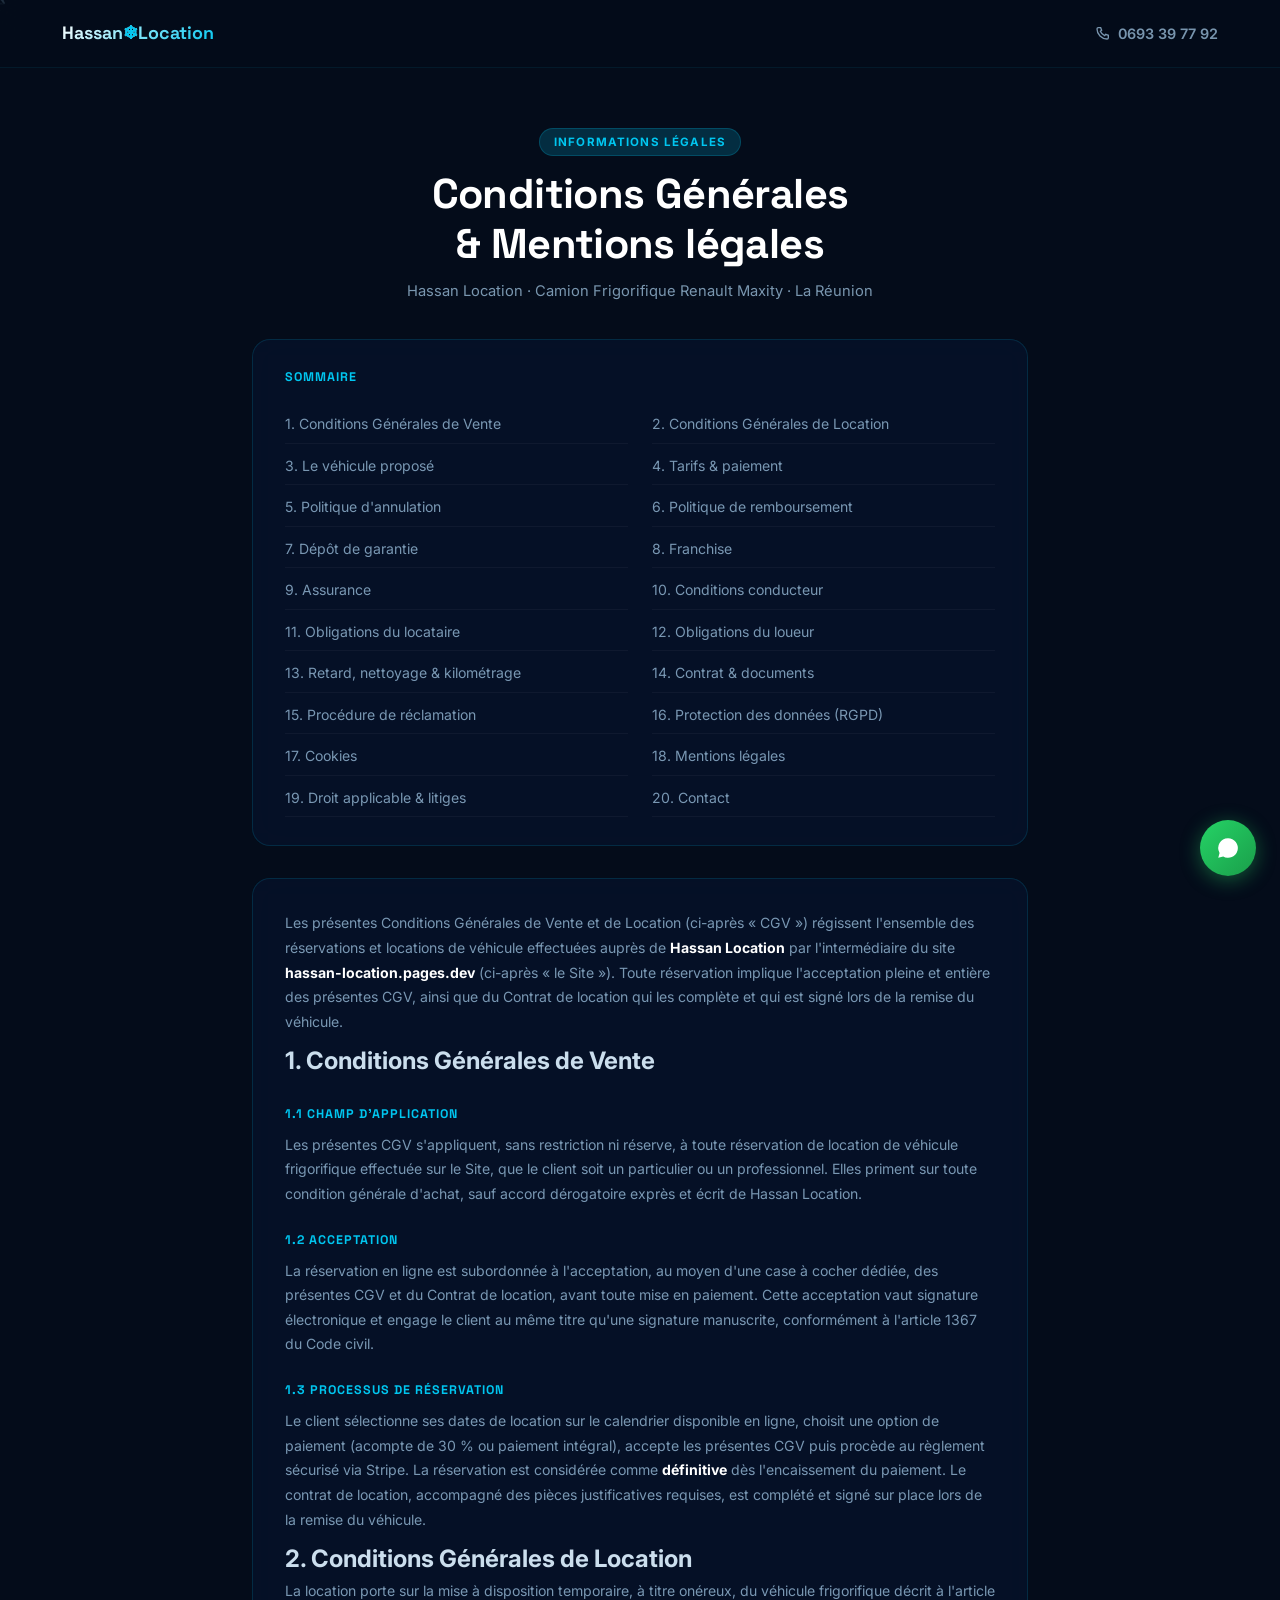
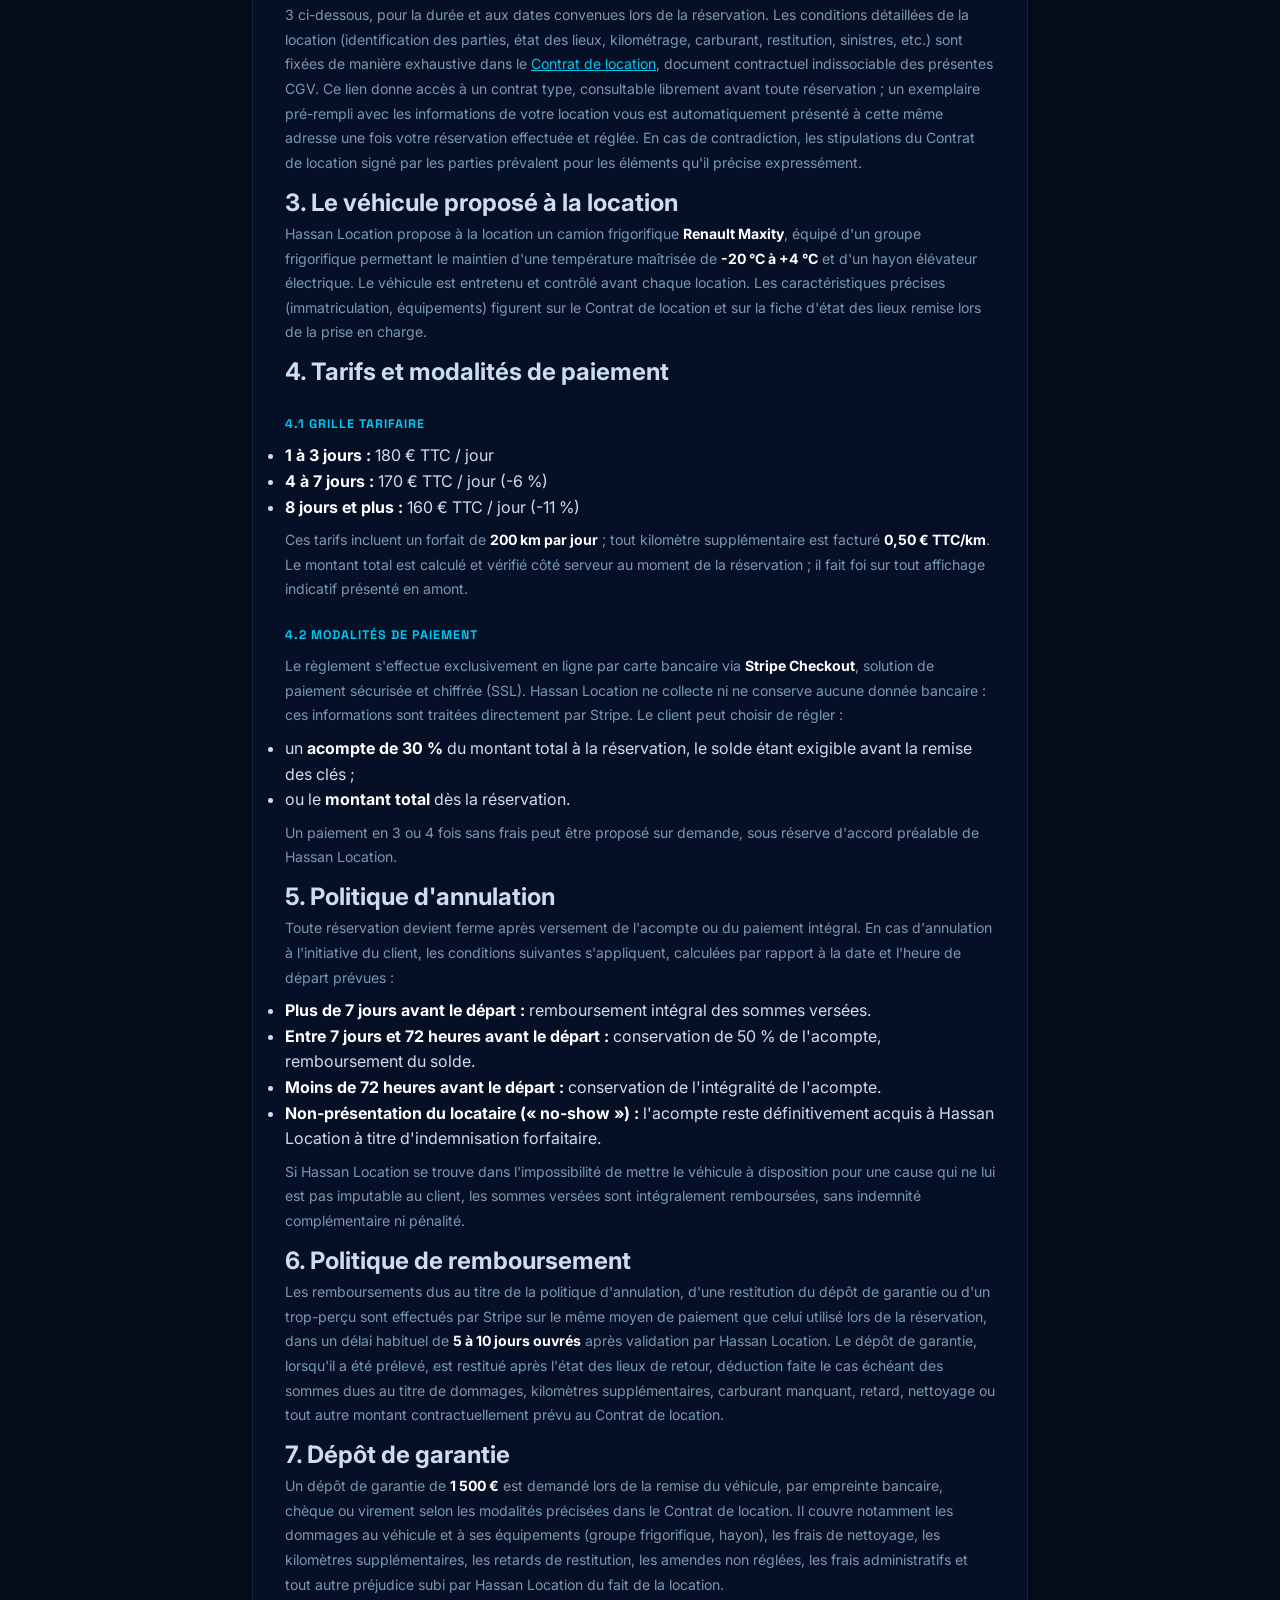
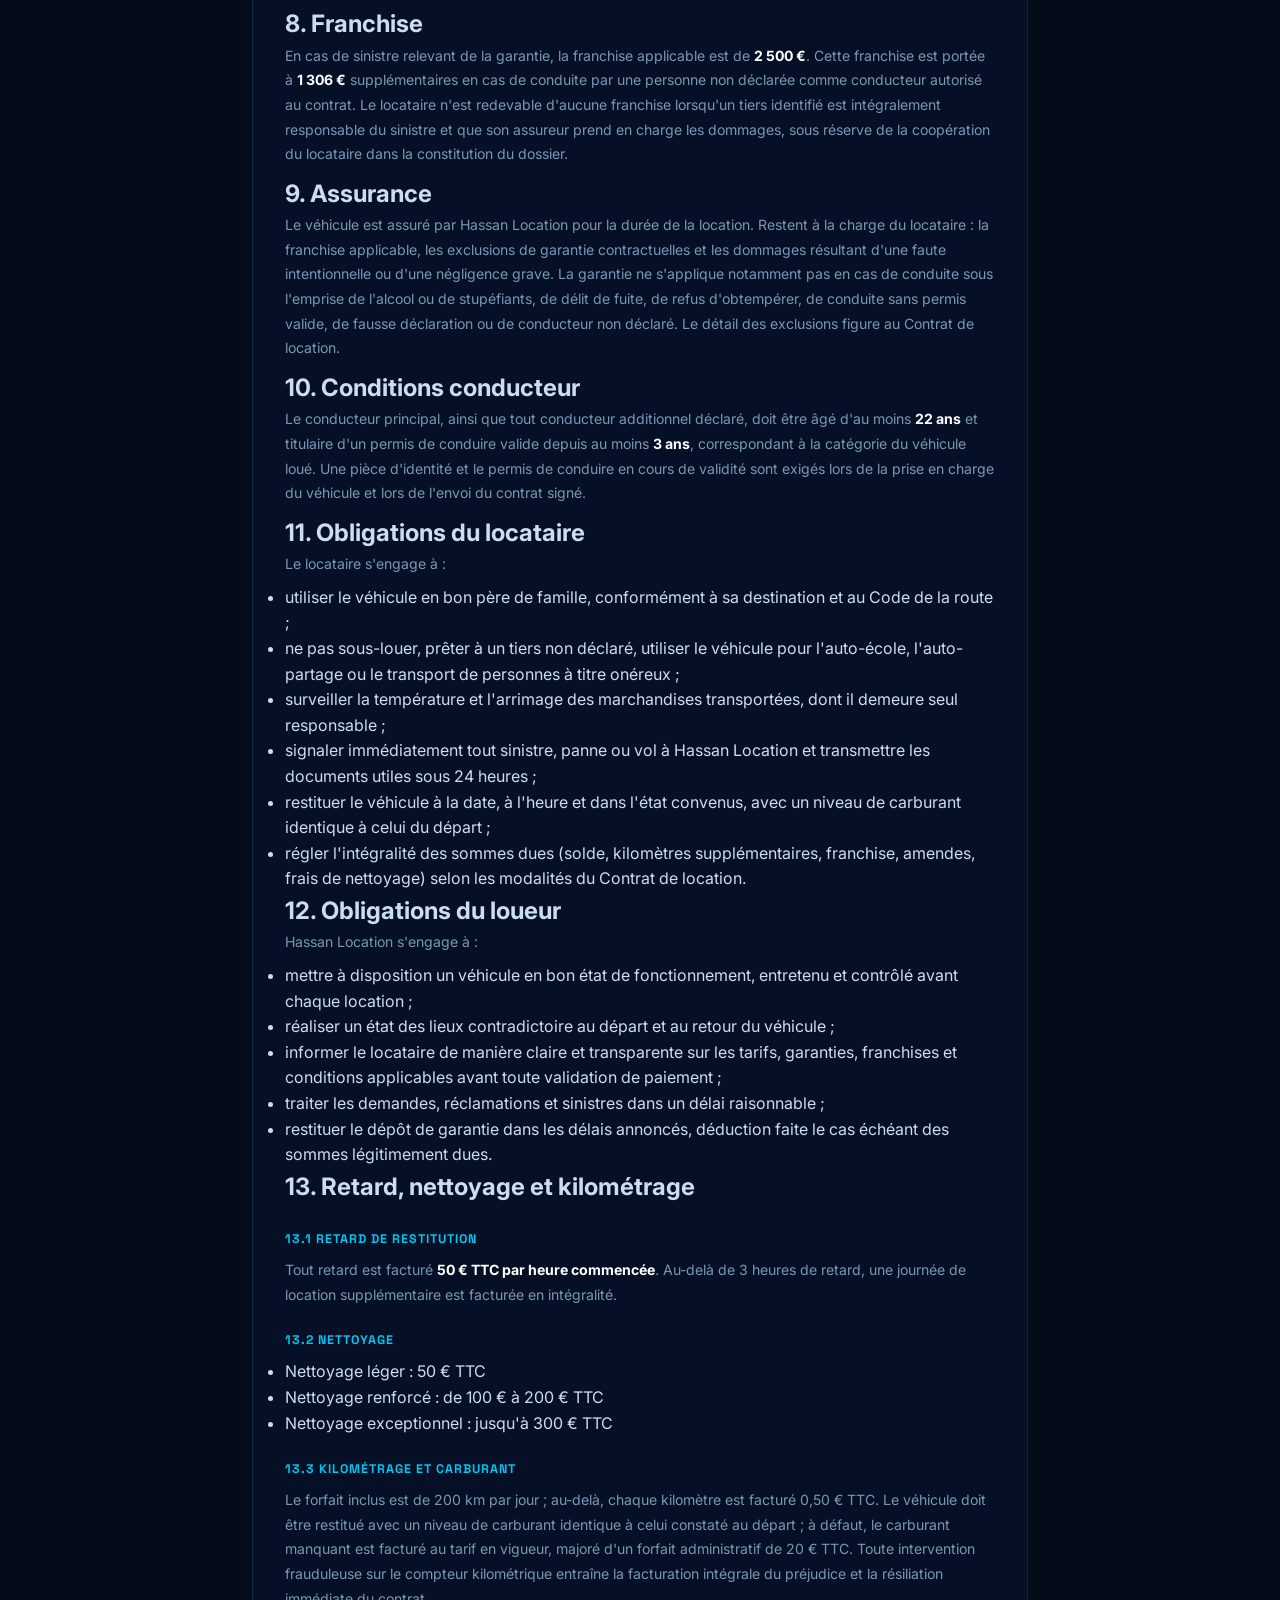
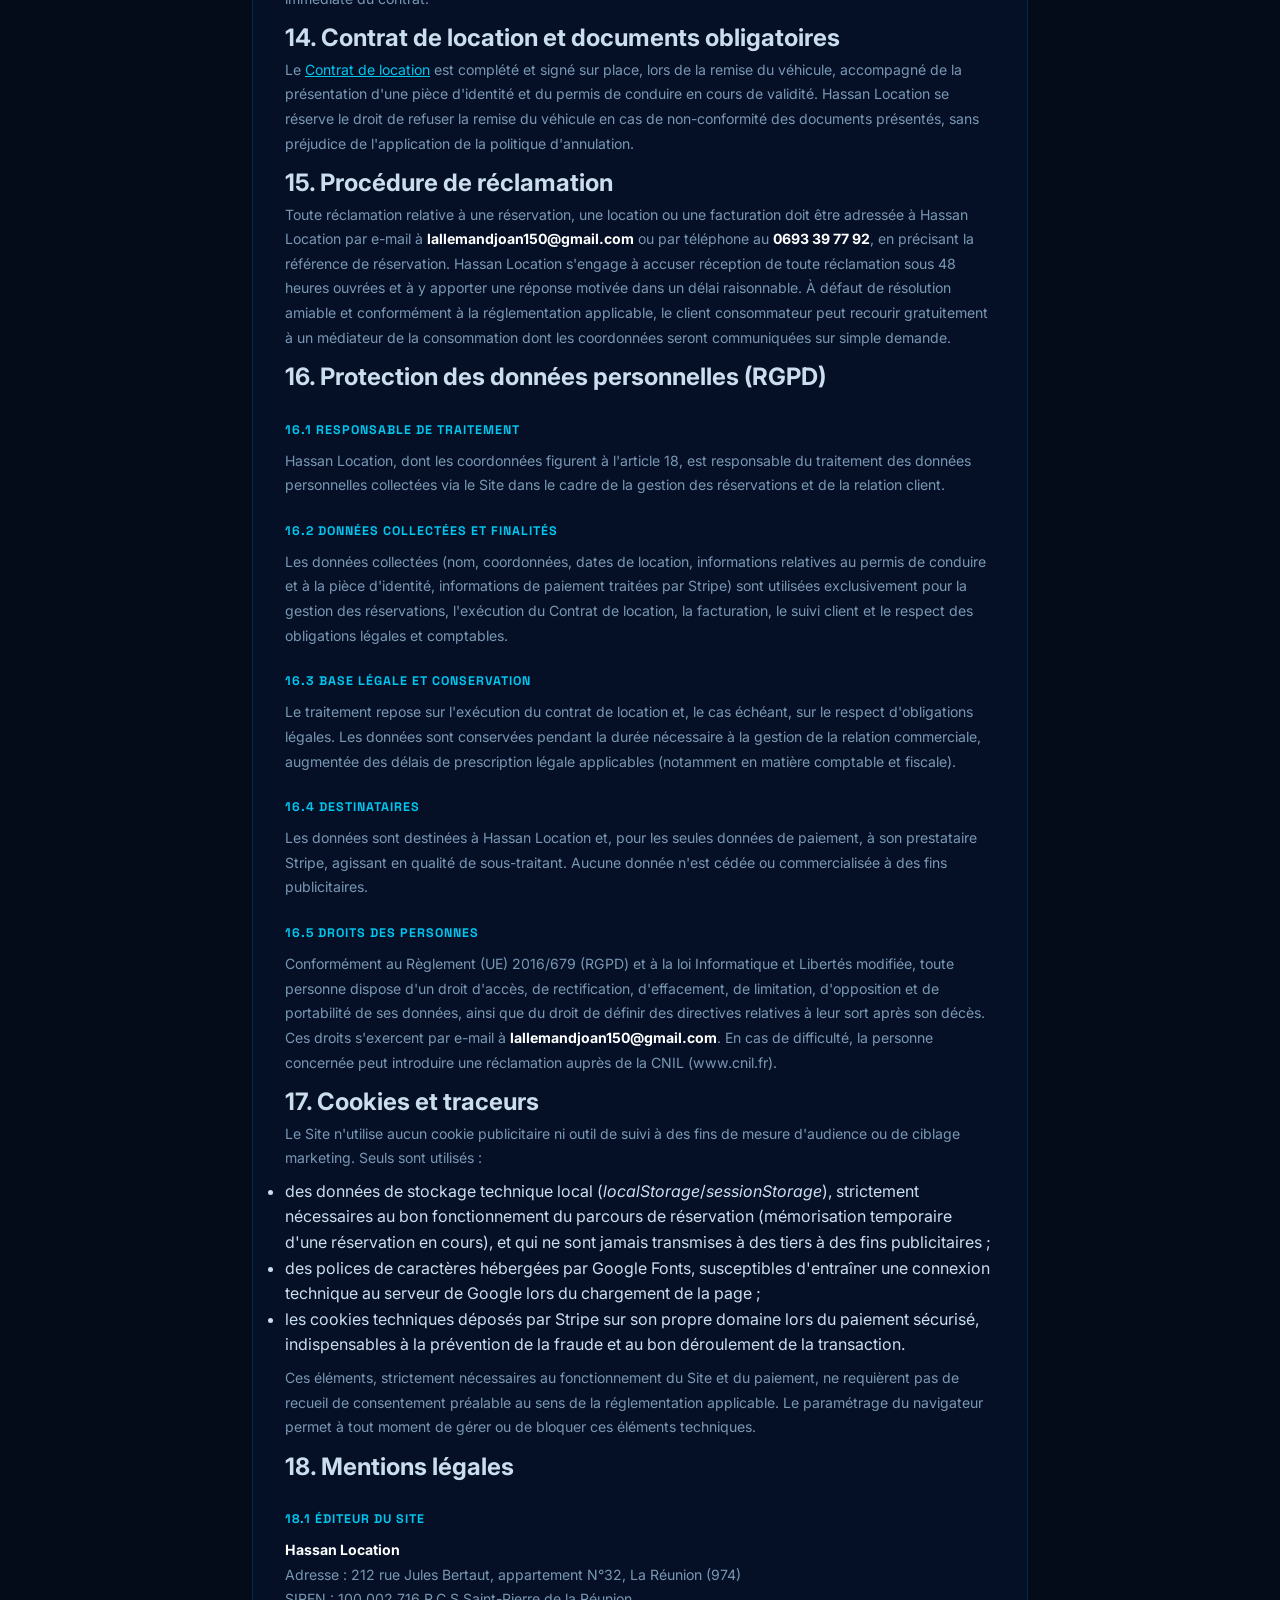
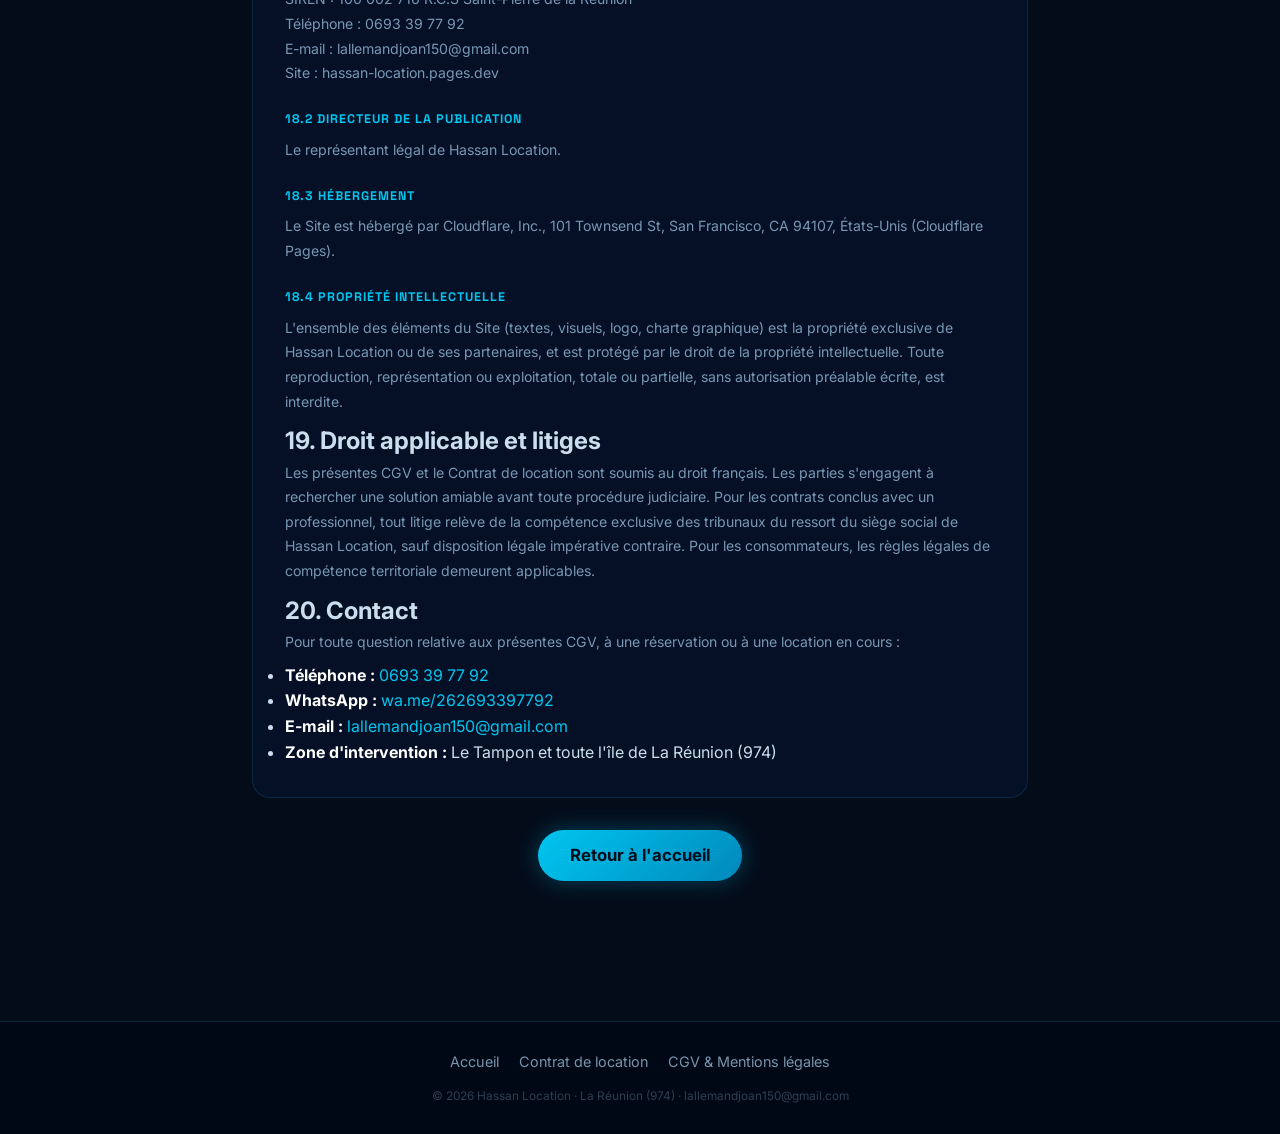
<file: hassan-location/cgv.html>
<!DOCTYPE html>
<html lang="fr">
<head>
<meta charset="UTF-8">
<meta name="viewport" content="width=device-width, initial-scale=1.0">
<meta name="description" content="Conditions Générales de Vente et de Location, mentions légales, politique de confidentialité (RGPD) et politique de cookies de Hassan Location, spécialiste de la location de camion frigorifique à La Réunion.">
<meta name="robots" content="index, follow">
<title>Conditions Générales de Vente & Mentions légales – Hassan Location</title>
<link rel="preconnect" href="https://fonts.googleapis.com">
<link rel="preconnect" href="https://fonts.gstatic.com" crossorigin>
<link href="https://fonts.googleapis.com/css2?family=Space+Grotesk:wght@500;700;900&family=Inter:wght@400;500;600;700&display=swap" rel="stylesheet">
<link rel="stylesheet" href="css/main.css">
<style>
  @media print {
    .hdr, .wa-fab, .cgv-toc, .cgv-back-top { display: none !important; }
    body { background: #fff; color: #111; padding: 0; }
    .contrat-body { background: #fff; border: none; box-shadow: none; color: #111; }
    .contrat-body h2, .contrat-body h3 { color: #0066aa; }
    .contrat-body p, .contrat-body li { color: #222; }
    .contrat-page { padding: 20px; }
  }
</style>
</head>
<body>

<canvas id="cv"></canvas>

<header class="hdr" id="hdr">
  <div class="hdr__inner">
    <a href="index.html" class="hdr__brand">Hassan<span>❄</span>Location</a>
    <div class="hdr__actions">
      <a href="tel:0693397792" class="hdr__phone">
        <svg width="16" height="16" viewBox="0 0 24 24" fill="none" stroke="currentColor" stroke-width="2" stroke-linecap="round"><path d="M5 4h3.5l1.5 4-2 1.5a12 12 0 0 0 6.5 6.5l1.5-2 4 1.5V19a2 2 0 0 1-2 2C10 21 3 14 3 6a2 2 0 0 1 2-2z"/></svg>
        0693 39 77 92
      </a>
    </div>
  </div>
</header>

<main class="contrat-page">

  <div class="contrat-header">
    <div class="sec__label">Informations légales</div>
    <h1 class="sec__title">Conditions Générales<br>&amp; Mentions légales</h1>
    <p style="color:var(--muted);font-size:.92rem;margin-top:8px;">Hassan Location · Camion Frigorifique Renault Maxity · La Réunion</p>
  </div>

  <!-- ════ SOMMAIRE / NAVIGATION ════ -->
  <nav class="cgv-toc" aria-label="Sommaire des conditions">
    <p class="cgv-toc__title">Sommaire</p>
    <div class="cgv-toc__grid">
      <a href="#cgv" class="cgv-toc__link">1. Conditions Générales de Vente</a>
      <a href="#cgl" class="cgv-toc__link">2. Conditions Générales de Location</a>
      <a href="#vehicule" class="cgv-toc__link">3. Le véhicule proposé</a>
      <a href="#tarifs-paiement" class="cgv-toc__link">4. Tarifs &amp; paiement</a>
      <a href="#annulation" class="cgv-toc__link">5. Politique d'annulation</a>
      <a href="#remboursement" class="cgv-toc__link">6. Politique de remboursement</a>
      <a href="#depot-garantie" class="cgv-toc__link">7. Dépôt de garantie</a>
      <a href="#franchise" class="cgv-toc__link">8. Franchise</a>
      <a href="#assurance" class="cgv-toc__link">9. Assurance</a>
      <a href="#conducteur" class="cgv-toc__link">10. Conditions conducteur</a>
      <a href="#obligations-locataire" class="cgv-toc__link">11. Obligations du locataire</a>
      <a href="#obligations-loueur" class="cgv-toc__link">12. Obligations du loueur</a>
      <a href="#retard-nettoyage" class="cgv-toc__link">13. Retard, nettoyage &amp; kilométrage</a>
      <a href="#contrat-documents" class="cgv-toc__link">14. Contrat &amp; documents</a>
      <a href="#reclamation" class="cgv-toc__link">15. Procédure de réclamation</a>
      <a href="#rgpd" class="cgv-toc__link">16. Protection des données (RGPD)</a>
      <a href="#cookies" class="cgv-toc__link">17. Cookies</a>
      <a href="#mentions-legales" class="cgv-toc__link">18. Mentions légales</a>
      <a href="#litiges" class="cgv-toc__link">19. Droit applicable &amp; litiges</a>
      <a href="#contact" class="cgv-toc__link">20. Contact</a>
    </div>
  </nav>

  <!-- ════ CORPS DU DOCUMENT ════ -->
  <div class="contrat-body" id="contrat-body">

    <p>Les présentes Conditions Générales de Vente et de Location (ci-après « CGV ») régissent l'ensemble des réservations et locations de véhicule effectuées auprès de <strong style="color:var(--white);">Hassan Location</strong> par l'intermédiaire du site <strong style="color:var(--white);">hassan-location.pages.dev</strong> (ci-après « le Site »). Toute réservation implique l'acceptation pleine et entière des présentes CGV, ainsi que du Contrat de location qui les complète et qui est signé lors de la remise du véhicule.</p>

    <!-- 1. CGV -->
    <h2 id="cgv">1. Conditions Générales de Vente</h2>
    <h3>1.1 Champ d'application</h3>
    <p>Les présentes CGV s'appliquent, sans restriction ni réserve, à toute réservation de location de véhicule frigorifique effectuée sur le Site, que le client soit un particulier ou un professionnel. Elles priment sur toute condition générale d'achat, sauf accord dérogatoire exprès et écrit de Hassan Location.</p>
    <h3>1.2 Acceptation</h3>
    <p>La réservation en ligne est subordonnée à l'acceptation, au moyen d'une case à cocher dédiée, des présentes CGV et du Contrat de location, avant toute mise en paiement. Cette acceptation vaut signature électronique et engage le client au même titre qu'une signature manuscrite, conformément à l'article 1367 du Code civil.</p>
    <h3>1.3 Processus de réservation</h3>
    <p>Le client sélectionne ses dates de location sur le calendrier disponible en ligne, choisit une option de paiement (acompte de 30 % ou paiement intégral), accepte les présentes CGV puis procède au règlement sécurisé via Stripe. La réservation est considérée comme <strong style="color:var(--white);">définitive</strong> dès l'encaissement du paiement. Le contrat de location, accompagné des pièces justificatives requises, est complété et signé sur place lors de la remise du véhicule.</p>

    <!-- 2. CGL -->
    <h2 id="cgl">2. Conditions Générales de Location</h2>
    <p>La location porte sur la mise à disposition temporaire, à titre onéreux, du véhicule frigorifique décrit à l'article 3 ci-dessous, pour la durée et aux dates convenues lors de la réservation. Les conditions détaillées de la location (identification des parties, état des lieux, kilométrage, carburant, restitution, sinistres, etc.) sont fixées de manière exhaustive dans le <a href="contrat.html" style="color:var(--cold);text-decoration:underline;">Contrat de location</a>, document contractuel indissociable des présentes CGV. Ce lien donne accès à un contrat type, consultable librement avant toute réservation ; un exemplaire pré-rempli avec les informations de votre location vous est automatiquement présenté à cette même adresse une fois votre réservation effectuée et réglée. En cas de contradiction, les stipulations du Contrat de location signé par les parties prévalent pour les éléments qu'il précise expressément.</p>

    <!-- 3. Véhicule -->
    <h2 id="vehicule">3. Le véhicule proposé à la location</h2>
    <p>Hassan Location propose à la location un camion frigorifique <strong style="color:var(--white);">Renault Maxity</strong>, équipé d'un groupe frigorifique permettant le maintien d'une température maîtrisée de <strong style="color:var(--white);">-20 °C à +4 °C</strong> et d'un hayon élévateur électrique. Le véhicule est entretenu et contrôlé avant chaque location. Les caractéristiques précises (immatriculation, équipements) figurent sur le Contrat de location et sur la fiche d'état des lieux remise lors de la prise en charge.</p>

    <!-- 4. Tarifs & paiement -->
    <h2 id="tarifs-paiement">4. Tarifs et modalités de paiement</h2>
    <h3>4.1 Grille tarifaire</h3>
    <ul>
      <li><strong style="color:var(--white);">1 à 3 jours :</strong> 180 € TTC / jour</li>
      <li><strong style="color:var(--white);">4 à 7 jours :</strong> 170 € TTC / jour (-6 %)</li>
      <li><strong style="color:var(--white);">8 jours et plus :</strong> 160 € TTC / jour (-11 %)</li>
    </ul>
    <p style="margin-top:8px;">Ces tarifs incluent un forfait de <strong style="color:var(--white);">200 km par jour</strong> ; tout kilomètre supplémentaire est facturé <strong style="color:var(--white);">0,50 € TTC/km</strong>. Le montant total est calculé et vérifié côté serveur au moment de la réservation ; il fait foi sur tout affichage indicatif présenté en amont.</p>
    <h3>4.2 Modalités de paiement</h3>
    <p>Le règlement s'effectue exclusivement en ligne par carte bancaire via <strong style="color:var(--white);">Stripe Checkout</strong>, solution de paiement sécurisée et chiffrée (SSL). Hassan Location ne collecte ni ne conserve aucune donnée bancaire : ces informations sont traitées directement par Stripe. Le client peut choisir de régler :</p>
    <ul>
      <li>un <strong style="color:var(--white);">acompte de 30 %</strong> du montant total à la réservation, le solde étant exigible avant la remise des clés ;</li>
      <li>ou le <strong style="color:var(--white);">montant total</strong> dès la réservation.</li>
    </ul>
    <p style="margin-top:8px;">Un paiement en 3 ou 4 fois sans frais peut être proposé sur demande, sous réserve d'accord préalable de Hassan Location.</p>

    <!-- 5. Annulation -->
    <h2 id="annulation">5. Politique d'annulation</h2>
    <p>Toute réservation devient ferme après versement de l'acompte ou du paiement intégral. En cas d'annulation à l'initiative du client, les conditions suivantes s'appliquent, calculées par rapport à la date et l'heure de départ prévues :</p>
    <ul>
      <li><strong style="color:var(--white);">Plus de 7 jours avant le départ :</strong> remboursement intégral des sommes versées.</li>
      <li><strong style="color:var(--white);">Entre 7 jours et 72 heures avant le départ :</strong> conservation de 50 % de l'acompte, remboursement du solde.</li>
      <li><strong style="color:var(--white);">Moins de 72 heures avant le départ :</strong> conservation de l'intégralité de l'acompte.</li>
      <li><strong style="color:var(--white);">Non-présentation du locataire (« no-show ») :</strong> l'acompte reste définitivement acquis à Hassan Location à titre d'indemnisation forfaitaire.</li>
    </ul>
    <p style="margin-top:8px;">Si Hassan Location se trouve dans l'impossibilité de mettre le véhicule à disposition pour une cause qui ne lui est pas imputable au client, les sommes versées sont intégralement remboursées, sans indemnité complémentaire ni pénalité.</p>

    <!-- 6. Remboursement -->
    <h2 id="remboursement">6. Politique de remboursement</h2>
    <p>Les remboursements dus au titre de la politique d'annulation, d'une restitution du dépôt de garantie ou d'un trop-perçu sont effectués par Stripe sur le même moyen de paiement que celui utilisé lors de la réservation, dans un délai habituel de <strong style="color:var(--white);">5 à 10 jours ouvrés</strong> après validation par Hassan Location. Le dépôt de garantie, lorsqu'il a été prélevé, est restitué après l'état des lieux de retour, déduction faite le cas échéant des sommes dues au titre de dommages, kilomètres supplémentaires, carburant manquant, retard, nettoyage ou tout autre montant contractuellement prévu au Contrat de location.</p>

    <!-- 7. Dépôt de garantie -->
    <h2 id="depot-garantie">7. Dépôt de garantie</h2>
    <p>Un dépôt de garantie de <strong style="color:var(--white);">1 500 €</strong> est demandé lors de la remise du véhicule, par empreinte bancaire, chèque ou virement selon les modalités précisées dans le Contrat de location. Il couvre notamment les dommages au véhicule et à ses équipements (groupe frigorifique, hayon), les frais de nettoyage, les kilomètres supplémentaires, les retards de restitution, les amendes non réglées, les frais administratifs et tout autre préjudice subi par Hassan Location du fait de la location.</p>

    <!-- 8. Franchise -->
    <h2 id="franchise">8. Franchise</h2>
    <p>En cas de sinistre relevant de la garantie, la franchise applicable est de <strong style="color:var(--white);">2 500 €</strong>. Cette franchise est portée à <strong style="color:var(--white);">1 306 €</strong> supplémentaires en cas de conduite par une personne non déclarée comme conducteur autorisé au contrat. Le locataire n'est redevable d'aucune franchise lorsqu'un tiers identifié est intégralement responsable du sinistre et que son assureur prend en charge les dommages, sous réserve de la coopération du locataire dans la constitution du dossier.</p>

    <!-- 9. Assurance -->
    <h2 id="assurance">9. Assurance</h2>
    <p>Le véhicule est assuré par Hassan Location pour la durée de la location. Restent à la charge du locataire : la franchise applicable, les exclusions de garantie contractuelles et les dommages résultant d'une faute intentionnelle ou d'une négligence grave. La garantie ne s'applique notamment pas en cas de conduite sous l'emprise de l'alcool ou de stupéfiants, de délit de fuite, de refus d'obtempérer, de conduite sans permis valide, de fausse déclaration ou de conducteur non déclaré. Le détail des exclusions figure au Contrat de location.</p>

    <!-- 10. Conducteur -->
    <h2 id="conducteur">10. Conditions conducteur</h2>
    <p>Le conducteur principal, ainsi que tout conducteur additionnel déclaré, doit être âgé d'au moins <strong style="color:var(--white);">22 ans</strong> et titulaire d'un permis de conduire valide depuis au moins <strong style="color:var(--white);">3 ans</strong>, correspondant à la catégorie du véhicule loué. Une pièce d'identité et le permis de conduire en cours de validité sont exigés lors de la prise en charge du véhicule et lors de l'envoi du contrat signé.</p>

    <!-- 11. Obligations locataire -->
    <h2 id="obligations-locataire">11. Obligations du locataire</h2>
    <p>Le locataire s'engage à :</p>
    <ul>
      <li>utiliser le véhicule en bon père de famille, conformément à sa destination et au Code de la route ;</li>
      <li>ne pas sous-louer, prêter à un tiers non déclaré, utiliser le véhicule pour l'auto-école, l'auto-partage ou le transport de personnes à titre onéreux ;</li>
      <li>surveiller la température et l'arrimage des marchandises transportées, dont il demeure seul responsable ;</li>
      <li>signaler immédiatement tout sinistre, panne ou vol à Hassan Location et transmettre les documents utiles sous 24 heures ;</li>
      <li>restituer le véhicule à la date, à l'heure et dans l'état convenus, avec un niveau de carburant identique à celui du départ ;</li>
      <li>régler l'intégralité des sommes dues (solde, kilomètres supplémentaires, franchise, amendes, frais de nettoyage) selon les modalités du Contrat de location.</li>
    </ul>

    <!-- 12. Obligations loueur -->
    <h2 id="obligations-loueur">12. Obligations du loueur</h2>
    <p>Hassan Location s'engage à :</p>
    <ul>
      <li>mettre à disposition un véhicule en bon état de fonctionnement, entretenu et contrôlé avant chaque location ;</li>
      <li>réaliser un état des lieux contradictoire au départ et au retour du véhicule ;</li>
      <li>informer le locataire de manière claire et transparente sur les tarifs, garanties, franchises et conditions applicables avant toute validation de paiement ;</li>
      <li>traiter les demandes, réclamations et sinistres dans un délai raisonnable ;</li>
      <li>restituer le dépôt de garantie dans les délais annoncés, déduction faite le cas échéant des sommes légitimement dues.</li>
    </ul>

    <!-- 13. Retard, nettoyage, km -->
    <h2 id="retard-nettoyage">13. Retard, nettoyage et kilométrage</h2>
    <h3>13.1 Retard de restitution</h3>
    <p>Tout retard est facturé <strong style="color:var(--white);">50 € TTC par heure commencée</strong>. Au-delà de 3 heures de retard, une journée de location supplémentaire est facturée en intégralité.</p>
    <h3>13.2 Nettoyage</h3>
    <ul>
      <li>Nettoyage léger : 50 € TTC</li>
      <li>Nettoyage renforcé : de 100 € à 200 € TTC</li>
      <li>Nettoyage exceptionnel : jusqu'à 300 € TTC</li>
    </ul>
    <h3>13.3 Kilométrage et carburant</h3>
    <p>Le forfait inclus est de 200 km par jour ; au-delà, chaque kilomètre est facturé 0,50 € TTC. Le véhicule doit être restitué avec un niveau de carburant identique à celui constaté au départ ; à défaut, le carburant manquant est facturé au tarif en vigueur, majoré d'un forfait administratif de 20 € TTC. Toute intervention frauduleuse sur le compteur kilométrique entraîne la facturation intégrale du préjudice et la résiliation immédiate du contrat.</p>

    <!-- 14. Contrat & documents -->
    <h2 id="contrat-documents">14. Contrat de location et documents obligatoires</h2>
    <p>Le <a href="contrat.html" style="color:var(--cold);text-decoration:underline;">Contrat de location</a> est complété et signé sur place, lors de la remise du véhicule, accompagné de la présentation d'une pièce d'identité et du permis de conduire en cours de validité. Hassan Location se réserve le droit de refuser la remise du véhicule en cas de non-conformité des documents présentés, sans préjudice de l'application de la politique d'annulation.</p>

    <!-- 15. Réclamation -->
    <h2 id="reclamation">15. Procédure de réclamation</h2>
    <p>Toute réclamation relative à une réservation, une location ou une facturation doit être adressée à Hassan Location par e-mail à <strong style="color:var(--white);">lallemandjoan150@gmail.com</strong> ou par téléphone au <strong style="color:var(--white);">0693 39 77 92</strong>, en précisant la référence de réservation. Hassan Location s'engage à accuser réception de toute réclamation sous 48 heures ouvrées et à y apporter une réponse motivée dans un délai raisonnable. À défaut de résolution amiable et conformément à la réglementation applicable, le client consommateur peut recourir gratuitement à un médiateur de la consommation dont les coordonnées seront communiquées sur simple demande.</p>

    <!-- 16. RGPD -->
    <h2 id="rgpd">16. Protection des données personnelles (RGPD)</h2>
    <h3>16.1 Responsable de traitement</h3>
    <p>Hassan Location, dont les coordonnées figurent à l'article 18, est responsable du traitement des données personnelles collectées via le Site dans le cadre de la gestion des réservations et de la relation client.</p>
    <h3>16.2 Données collectées et finalités</h3>
    <p>Les données collectées (nom, coordonnées, dates de location, informations relatives au permis de conduire et à la pièce d'identité, informations de paiement traitées par Stripe) sont utilisées exclusivement pour la gestion des réservations, l'exécution du Contrat de location, la facturation, le suivi client et le respect des obligations légales et comptables.</p>
    <h3>16.3 Base légale et conservation</h3>
    <p>Le traitement repose sur l'exécution du contrat de location et, le cas échéant, sur le respect d'obligations légales. Les données sont conservées pendant la durée nécessaire à la gestion de la relation commerciale, augmentée des délais de prescription légale applicables (notamment en matière comptable et fiscale).</p>
    <h3>16.4 Destinataires</h3>
    <p>Les données sont destinées à Hassan Location et, pour les seules données de paiement, à son prestataire Stripe, agissant en qualité de sous-traitant. Aucune donnée n'est cédée ou commercialisée à des fins publicitaires.</p>
    <h3>16.5 Droits des personnes</h3>
    <p>Conformément au Règlement (UE) 2016/679 (RGPD) et à la loi Informatique et Libertés modifiée, toute personne dispose d'un droit d'accès, de rectification, d'effacement, de limitation, d'opposition et de portabilité de ses données, ainsi que du droit de définir des directives relatives à leur sort après son décès. Ces droits s'exercent par e-mail à <strong style="color:var(--white);">lallemandjoan150@gmail.com</strong>. En cas de difficulté, la personne concernée peut introduire une réclamation auprès de la CNIL (www.cnil.fr).</p>

    <!-- 17. Cookies -->
    <h2 id="cookies">17. Cookies et traceurs</h2>
    <p>Le Site n'utilise aucun cookie publicitaire ni outil de suivi à des fins de mesure d'audience ou de ciblage marketing. Seuls sont utilisés :</p>
    <ul>
      <li>des données de stockage technique local (<em>localStorage</em>/<em>sessionStorage</em>), strictement nécessaires au bon fonctionnement du parcours de réservation (mémorisation temporaire d'une réservation en cours), et qui ne sont jamais transmises à des tiers à des fins publicitaires ;</li>
      <li>des polices de caractères hébergées par Google Fonts, susceptibles d'entraîner une connexion technique au serveur de Google lors du chargement de la page ;</li>
      <li>les cookies techniques déposés par Stripe sur son propre domaine lors du paiement sécurisé, indispensables à la prévention de la fraude et au bon déroulement de la transaction.</li>
    </ul>
    <p style="margin-top:8px;">Ces éléments, strictement nécessaires au fonctionnement du Site et du paiement, ne requièrent pas de recueil de consentement préalable au sens de la réglementation applicable. Le paramétrage du navigateur permet à tout moment de gérer ou de bloquer ces éléments techniques.</p>

    <!-- 18. Mentions légales -->
    <h2 id="mentions-legales">18. Mentions légales</h2>
    <h3>18.1 Éditeur du site</h3>
    <p>
      <strong style="color:var(--white);">Hassan Location</strong><br>
      Adresse : 212 rue Jules Bertaut, appartement N°32, La Réunion (974)<br>
      SIREN : 100 002 716 R.C.S Saint-Pierre de la Réunion<br>
      Téléphone : 0693 39 77 92<br>
      E-mail : lallemandjoan150@gmail.com<br>
      Site : hassan-location.pages.dev
    </p>
    <h3>18.2 Directeur de la publication</h3>
    <p>Le représentant légal de Hassan Location.</p>
    <h3>18.3 Hébergement</h3>
    <p>Le Site est hébergé par Cloudflare, Inc., 101 Townsend St, San Francisco, CA 94107, États-Unis (Cloudflare Pages).</p>
    <h3>18.4 Propriété intellectuelle</h3>
    <p>L'ensemble des éléments du Site (textes, visuels, logo, charte graphique) est la propriété exclusive de Hassan Location ou de ses partenaires, et est protégé par le droit de la propriété intellectuelle. Toute reproduction, représentation ou exploitation, totale ou partielle, sans autorisation préalable écrite, est interdite.</p>

    <!-- 19. Litiges -->
    <h2 id="litiges">19. Droit applicable et litiges</h2>
    <p>Les présentes CGV et le Contrat de location sont soumis au droit français. Les parties s'engagent à rechercher une solution amiable avant toute procédure judiciaire. Pour les contrats conclus avec un professionnel, tout litige relève de la compétence exclusive des tribunaux du ressort du siège social de Hassan Location, sauf disposition légale impérative contraire. Pour les consommateurs, les règles légales de compétence territoriale demeurent applicables.</p>

    <!-- 20. Contact -->
    <h2 id="contact">20. Contact</h2>
    <p>Pour toute question relative aux présentes CGV, à une réservation ou à une location en cours :</p>
    <ul>
      <li><strong style="color:var(--white);">Téléphone :</strong> <a href="tel:0693397792" style="color:var(--cold);">0693 39 77 92</a></li>
      <li><strong style="color:var(--white);">WhatsApp :</strong> <a href="https://wa.me/262693397792" style="color:var(--cold);" target="_blank" rel="noopener">wa.me/262693397792</a></li>
      <li><strong style="color:var(--white);">E-mail :</strong> <a href="mailto:lallemandjoan150@gmail.com" style="color:var(--cold);">lallemandjoan150@gmail.com</a></li>
      <li><strong style="color:var(--white);">Zone d'intervention :</strong> Le Tampon et toute l'île de La Réunion (974)</li>
    </ul>

  </div><!-- fin .contrat-body -->

  <div style="text-align:center;margin-top:32px;">
    <a href="index.html" class="btn btn-cold btn-lg">Retour à l'accueil</a>
  </div>

</main>

<footer class="footer" style="padding:28px 22px;margin-top:60px;">
  <div class="footer__links" style="margin-bottom:14px;">
    <a href="index.html" class="footer__link">Accueil</a>
    <a href="contrat.html" class="footer__link">Contrat de location</a>
    <a href="cgv.html" class="footer__link">CGV &amp; Mentions légales</a>
  </div>
  <div class="footer__copy" style="margin:0;">© 2026 Hassan Location · La Réunion (974) · lallemandjoan150@gmail.com</div>
</footer>

<a href="https://wa.me/262693397792" class="wa-fab" target="_blank" rel="noopener" aria-label="WhatsApp">
  <svg width="26" height="26" viewBox="0 0 24 24" fill="white"><path d="M12 3a9 9 0 0 0-7.8 13.5L3 21l4.6-1.2A9 9 0 1 0 12 3z"/></svg>
</a>

<script src="js/main.js"></script>
</body>
</html>
</file>
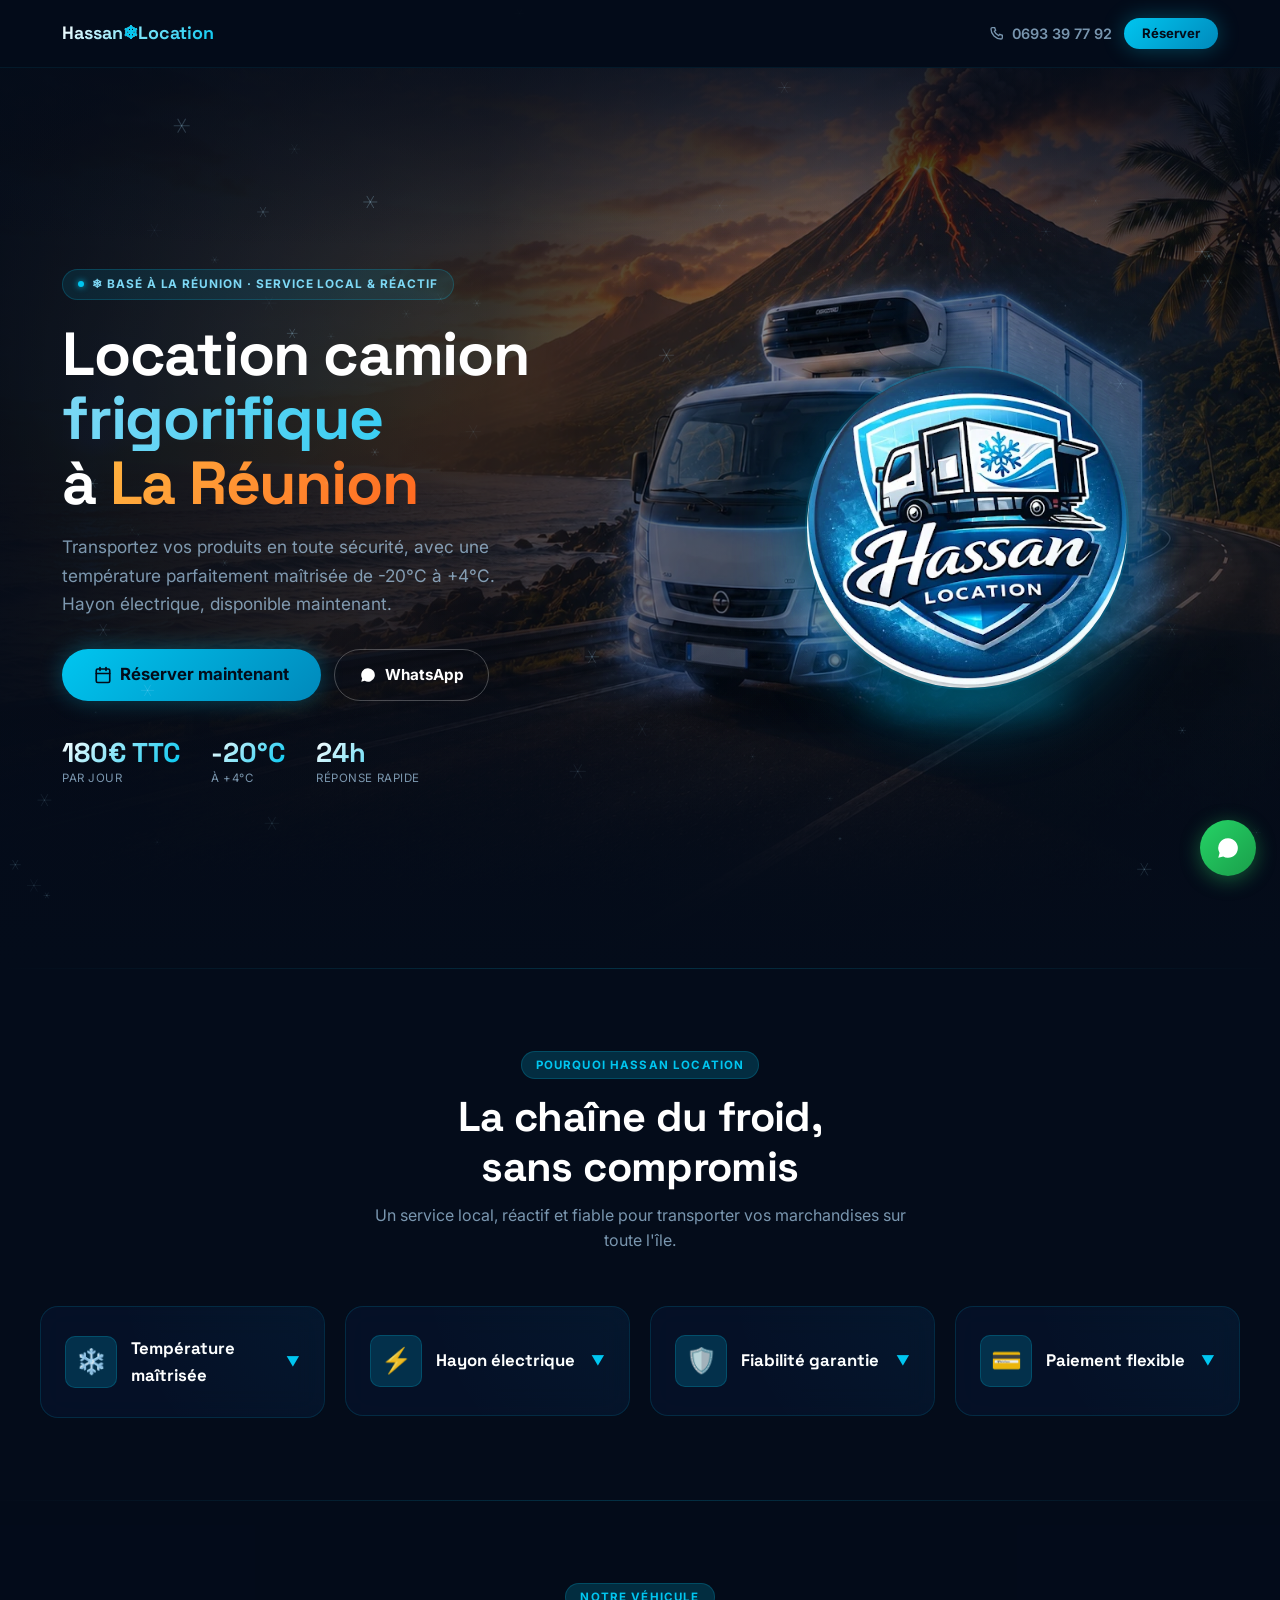
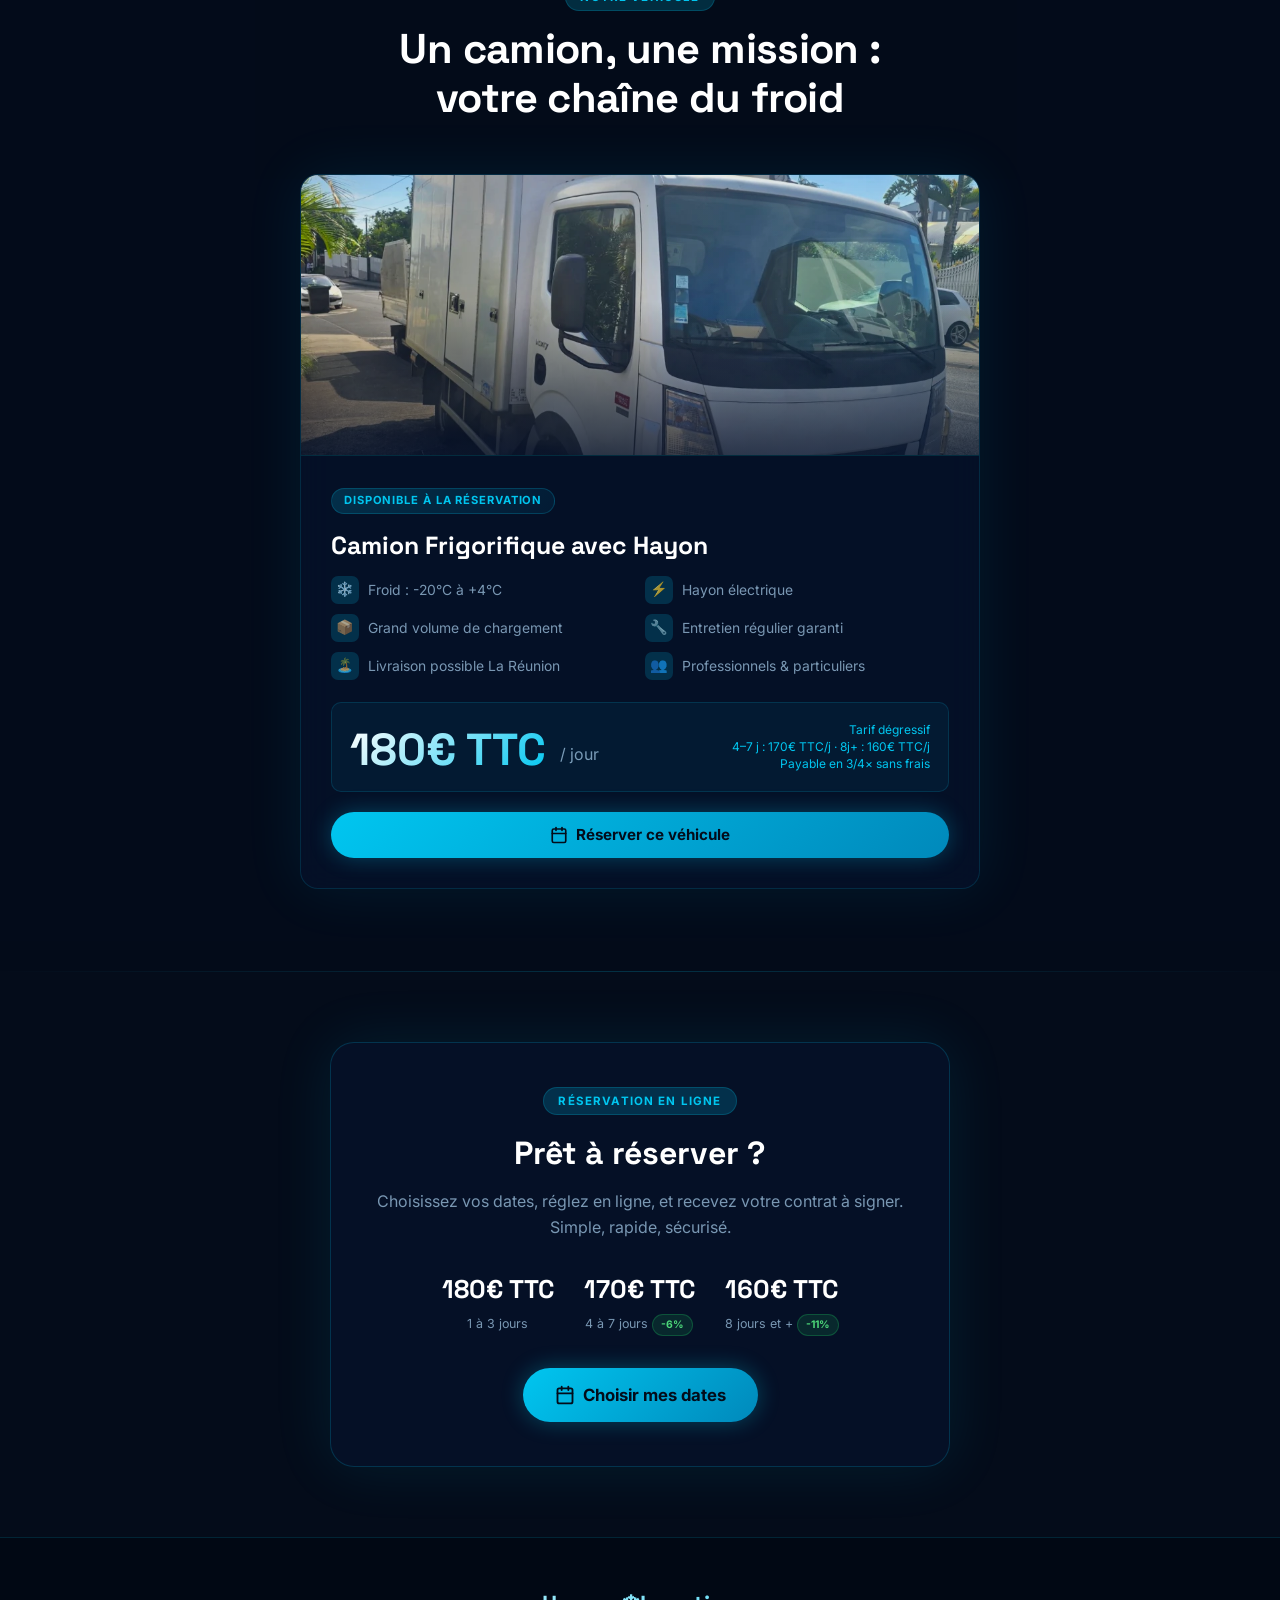
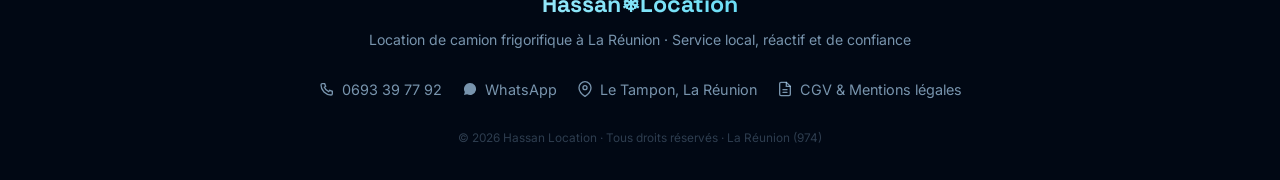
<file: hassan-location/confirmation.html>
<!DOCTYPE html>
<html lang="fr">
<head>
<meta charset="UTF-8">
<meta name="viewport" content="width=device-width, initial-scale=1.0">
<title>Paiement confirmé – Hassan Location</title>
<link rel="preconnect" href="https://fonts.googleapis.com">
<link rel="preconnect" href="https://fonts.gstatic.com" crossorigin>
<link href="https://fonts.googleapis.com/css2?family=Space+Grotesk:wght@500;700;900&family=Inter:wght@400;500;600;700&display=swap" rel="stylesheet">
<link rel="stylesheet" href="css/main.css">
</head>
<body>
<canvas id="cv"></canvas>

<header class="hdr" id="hdr">
  <div class="hdr__inner">
    <a href="index.html" class="hdr__brand">Hassan<span>❄</span>Location</a>
    <div class="hdr__actions">
      <a href="tel:0693397792" class="hdr__phone">
        <svg width="16" height="16" viewBox="0 0 24 24" fill="none" stroke="currentColor" stroke-width="2" stroke-linecap="round"><path d="M5 4h3.5l1.5 4-2 1.5a12 12 0 0 0 6.5 6.5l1.5-2 4 1.5V19a2 2 0 0 1-2 2C10 21 3 14 3 6a2 2 0 0 1 2-2z"/></svg>
        0693 39 77 92
      </a>
    </div>
  </div>
</header>

<main class="confirm-hero">
  <div class="confirm-card" id="confirm-card">

    <!-- État : chargement -->
    <div id="state-loading" style="text-align:center;padding:20px 0;">
      <div class="stripe-loader" style="margin:0 auto 16px;"></div>
      <p style="color:var(--muted);">Vérification du paiement…</p>
    </div>

    <!-- État : succès (masqué par défaut) -->
    <div id="state-success" style="display:none;">
      <div class="confirm-icon">✓</div>
      <h1 class="confirm-title">Paiement confirmé !</h1>
      <p class="confirm-sub">Merci pour votre réservation. Voici comment se déroule la suite.</p>
      <p class="confirm-ref">Référence : <span id="res-id">—</span></p>

      <div class="confirm-steps" id="res-recap" style="margin-bottom:24px;">
        <div class="confirm-step">
          <div class="cs-num">📅</div>
          <span id="res-dates">—</span>
        </div>
        <div class="confirm-step">
          <div class="cs-num">🕐</div>
          <span id="res-time">—</span>
        </div>
        <div class="confirm-step">
          <div class="cs-num">💰</div>
          <span id="res-amount">—</span>
        </div>
      </div>

      <p style="font-family:var(--font-head);font-weight:700;color:var(--white);font-size:.92rem;margin-bottom:12px;">Que se passe-t-il maintenant ?</p>
      <div class="confirm-steps" style="margin-bottom:20px;">
        <div class="confirm-step">
          <div class="cs-num">1</div>
          <div>
            <span>Rendez-vous le jour J, à l'heure convenue</span><br>
            <small style="color:var(--muted);font-size:.78rem;">Mieux vaut arriver 10 à 15 minutes en avance : voir la remarque ci-dessus sur l'heure de prise en charge</small>
          </div>
        </div>
        <div class="confirm-step">
          <div class="cs-num">2</div>
          <div>
            <span>Le contrat est rempli et signé sur place</span><br>
            <small style="color:var(--muted);font-size:.78rem;">Directement avec le loueur, avant la remise des clés — aucune signature à distance</small>
          </div>
        </div>
        <div class="confirm-step">
          <div class="cs-num">3</div>
          <div>
            <span>Vous repartez avec le véhicule</span><br>
            <small style="color:var(--muted);font-size:.78rem;">Un état des lieux de départ est réalisé avant la prise en charge</small>
          </div>
        </div>
      </div>

      <div class="confirm-essentials">
        <p class="confirm-essentials__title">📋 À prévoir le jour J</p>
        <ul>
          <li>Permis de conduire <strong>valide</strong>, obtenu depuis <strong>3 ans minimum</strong></li>
          <li>Pièce d'identité en cours de validité</li>
          <li>Conducteur âgé de <strong>22 ans minimum</strong></li>
          <li>Dépôt de garantie de 1 500 € (empreinte bancaire, chèque ou virement)</li>
        </ul>
        <a href="cgv.html" style="color:var(--cold);text-decoration:underline;font-size:.78rem;">Voir le détail complet dans les CGV →</a>
      </div>

      <div style="display:flex;flex-direction:column;gap:12px;margin-top:24px;">
        <a href="contrat.html" class="btn btn-cold btn-full btn-lg">Voir un exemplaire du contrat (vierge) →</a>
        <a href="index.html"   class="btn btn-outline-white btn-full">Retour à l'accueil</a>
      </div>
      <p style="font-size:.76rem;color:rgba(185,225,255,.4);margin-top:16px;">
        Une question ? <a href="tel:0693397792" style="color:var(--cold);">0693 39 77 92</a>
        · <a href="mailto:lallemandjoan150@gmail.com" style="color:var(--cold);">lallemandjoan150@gmail.com</a><br>
        Cette réservation est régie par nos <a href="cgv.html" style="color:var(--cold);text-decoration:underline;">Conditions Générales de Vente</a>.
      </p>
    </div>

    <!-- État : erreur (masqué par défaut) -->
    <div id="state-error" style="display:none;text-align:center;">
      <div style="font-size:2.5rem;margin-bottom:16px;">⚠️</div>
      <h2 style="color:var(--white);margin-bottom:10px;">Session introuvable</h2>
      <p style="color:var(--muted);margin-bottom:24px;">Votre paiement a peut-être été effectué mais la session a expiré ou est introuvable. Contactez-nous.</p>
      <a href="https://wa.me/262693397792" class="btn btn-wa btn-full" target="_blank" rel="noopener">Contacter par WhatsApp</a>
      <a href="index.html" class="btn btn-outline-white btn-full" style="margin-top:10px;">Retour à l'accueil</a>
    </div>

  </div>
</main>

<footer class="footer" style="padding:28px 22px;">
  <div class="footer__links" style="margin-bottom:14px;">
    <a href="contrat.html" class="footer__link">Contrat de location</a>
    <a href="cgv.html" class="footer__link">CGV &amp; Mentions légales</a>
  </div>
  <div class="footer__copy" style="margin:0;">© 2025 Hassan Location · La Réunion (974)</div>
</footer>

<script src="js/main.js"></script>
<script>
(function () {
  // Protection accès direct : seule une redirection Stripe est autorisée
  var params    = new URLSearchParams(window.location.search);
  var sessionId = params.get('session_id');
  if (!sessionId && !sessionStorage.getItem('hl_pending')) {
    window.location.replace('index.html');
    return;
  }

  function fmt(s) {
    if (!s) return '—';
    return new Date(s + 'T12:00:00').toLocaleDateString('fr-FR',
      { weekday:'long', day:'numeric', month:'long', year:'numeric' });
  }

  function showSuccess(r) {
    document.getElementById('state-loading').style.display = 'none';
    document.getElementById('state-success').style.display = '';

    var refEl = document.getElementById('res-id');
    if (refEl) refEl.textContent = r.id || ('HL-' + String(Date.now()).slice(-6));

    var dEl = document.getElementById('res-dates');
    if (dEl) dEl.textContent = 'Du ' + fmt(r.start_date) + ' au ' + fmt(r.end_date) +
      ' (' + r.days + ' jour' + (r.days > 1 ? 's' : '') + ')';

    var tEl = document.getElementById('res-time');
    if (tEl) {
      var pt = (r.pickup_time || '09:00').replace(':', 'h');
      tEl.textContent = 'Prise en charge à ' + pt + ' · Restitution prévue à la même heure, le ' + fmt(r.end_date) +
        ' (l\'heure exacte peut légèrement varier selon le temps nécessaire sur place, sans changer la durée totale)';
    }

    var aEl = document.getElementById('res-amount');
    if (aEl) {
      var payLabel = r.payment_option === 'deposit'
        ? 'Acompte 30% payé : ' + r.amount_paid + '€ · Solde : ' + (r.total_amount - r.amount_paid) + '€ à la remise des clés'
        : 'Paiement intégral : ' + r.amount_paid + '€';
      aEl.textContent = payLabel;
    }
  }

  function showError() {
    document.getElementById('state-loading').style.display = 'none';
    document.getElementById('state-error').style.display   = '';
  }

  async function loadReservation() {
    if (!sessionId) {
      // Pas de session_id : chercher en sessionStorage (retour imprévu)
      try {
        var raw = sessionStorage.getItem('hl_pending');
        if (raw) { var d = JSON.parse(raw); showSuccess({ start_date:d.startDate, end_date:d.endDate, days:d.days, pickup_time:d.pickupTime, total_amount:d.total, amount_paid:d.total, payment_option:d.option, id:null }); return; }
      } catch(e) {}
      showError(); return;
    }

    // Appel à /api/reservation avec retry (webhook peut prendre quelques secondes)
    var attempts = 0;
    var MAX      = 4;
    var DELAY    = 1500;

    async function attempt() {
      attempts++;
      try {
        var res  = await fetch('/api/reservation?session_id=' + encodeURIComponent(sessionId));
        var data = await res.json();
        if (res.ok && data.ok && data.reservation) {
          showSuccess(data.reservation); return;
        }
        if (res.status === 402 || res.status === 404) { showError(); return; }
      } catch(e) {}

      if (attempts < MAX) {
        setTimeout(attempt, DELAY);
      } else {
        // Dernière tentative échouée : afficher quand même le succès avec info minimale
        showSuccess({ start_date: '?', end_date: '?', days: 0, pickup_time: '09:00', total_amount: 0, amount_paid: 0, payment_option: 'full', id: null });
      }
    }

    attempt();
  }

  loadReservation();
})();
</script>
</body>
</html>
</file>
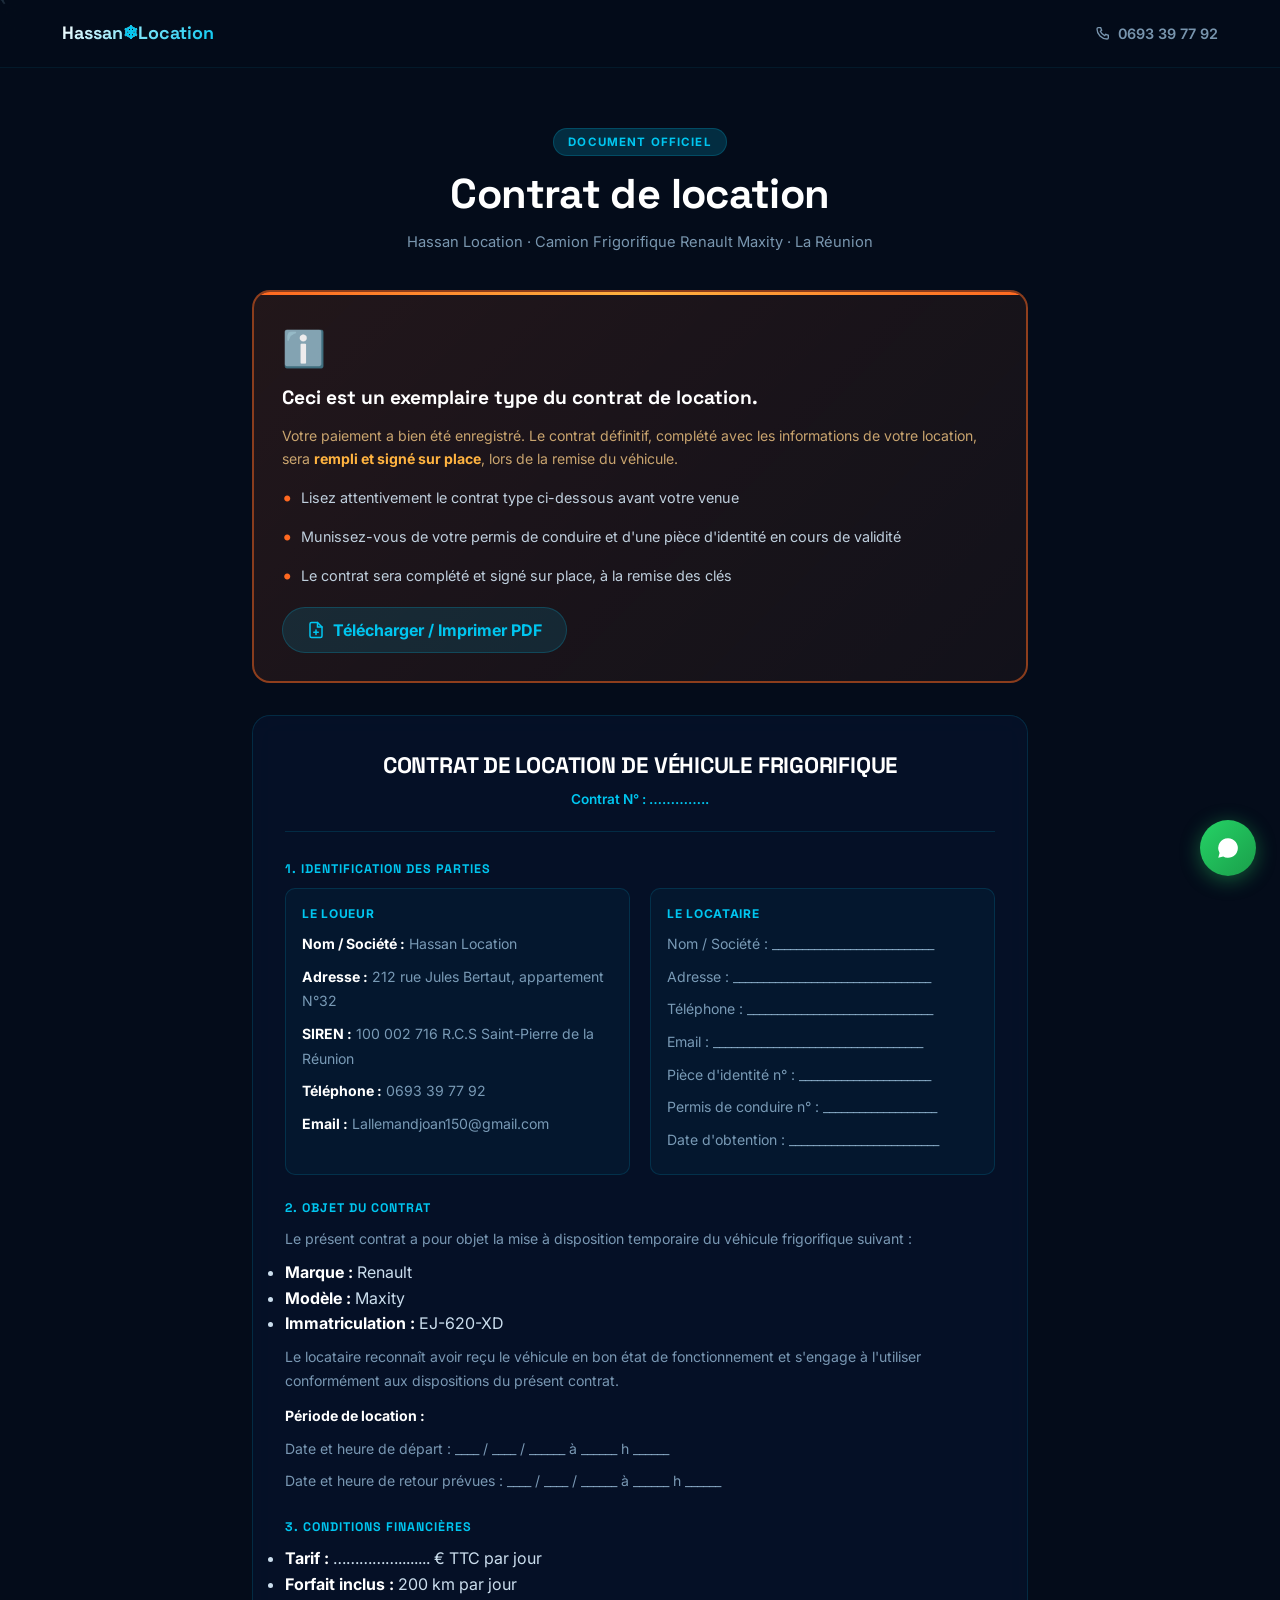
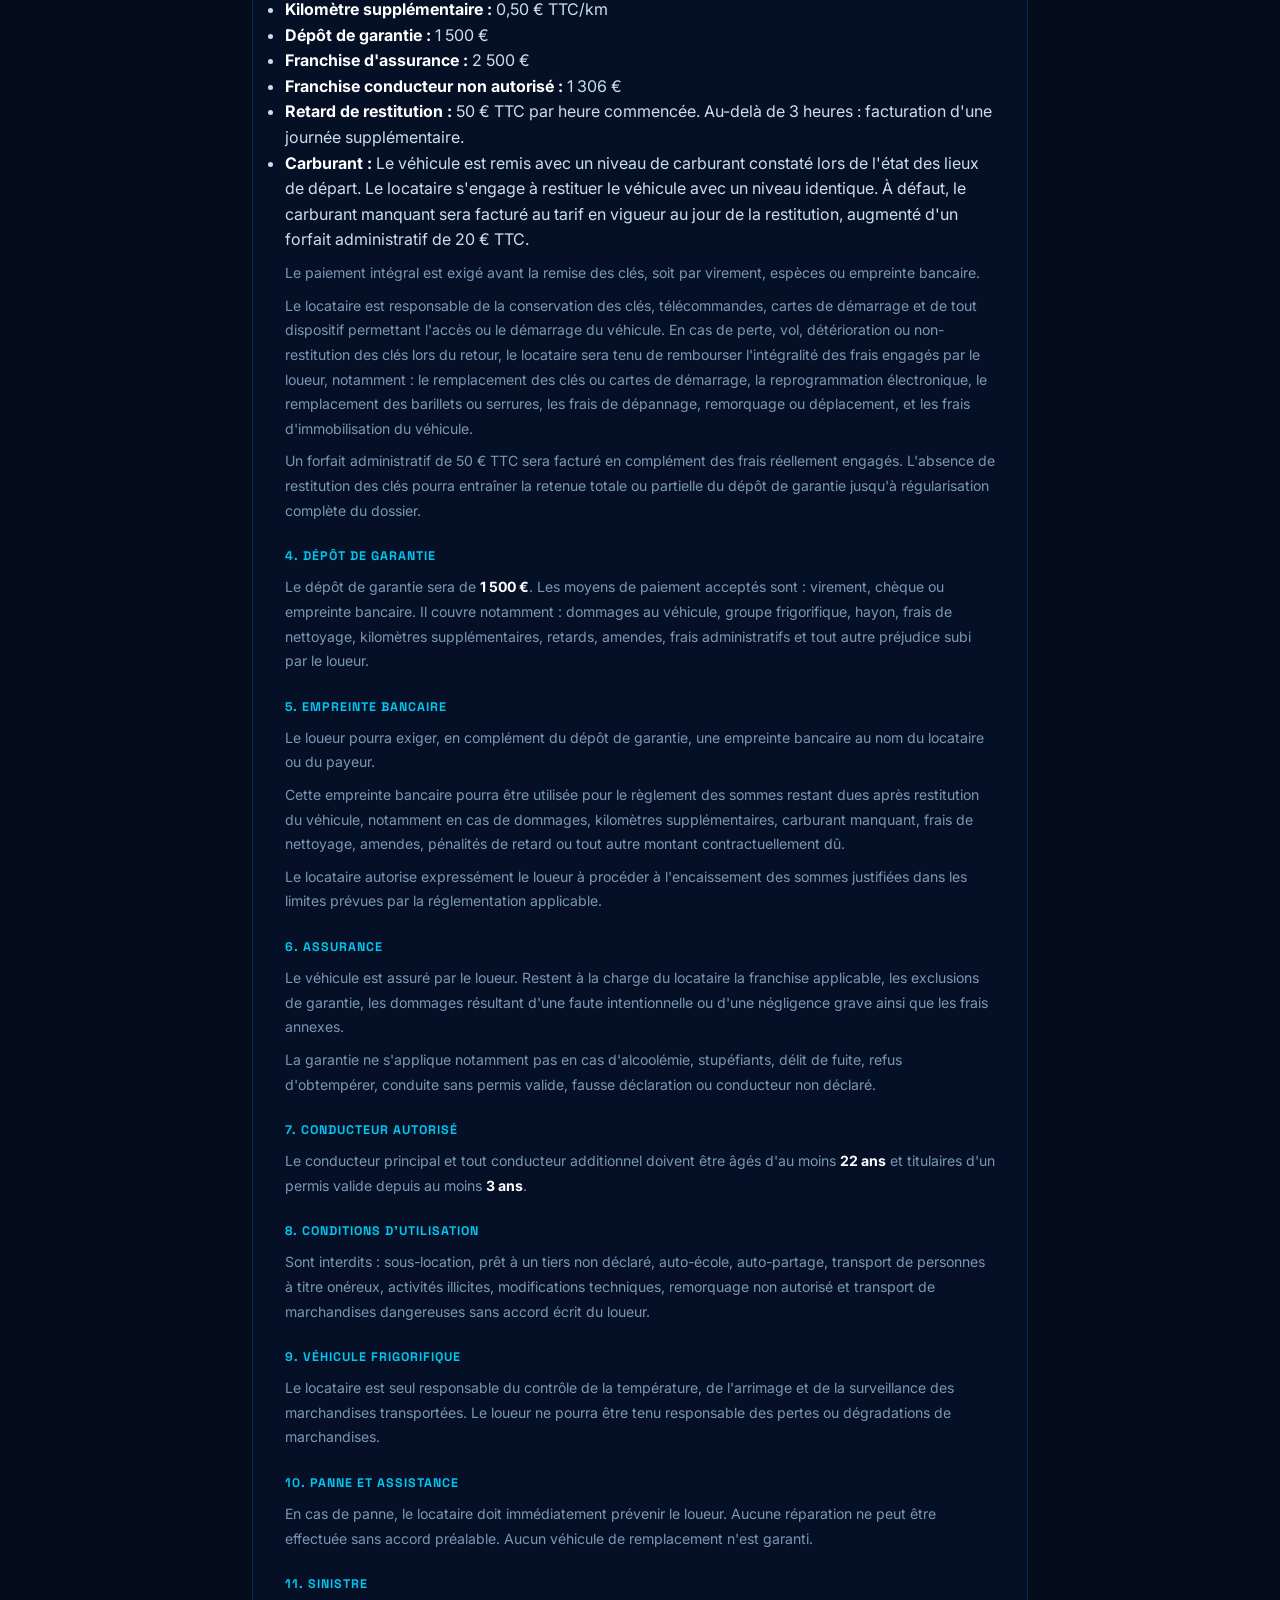
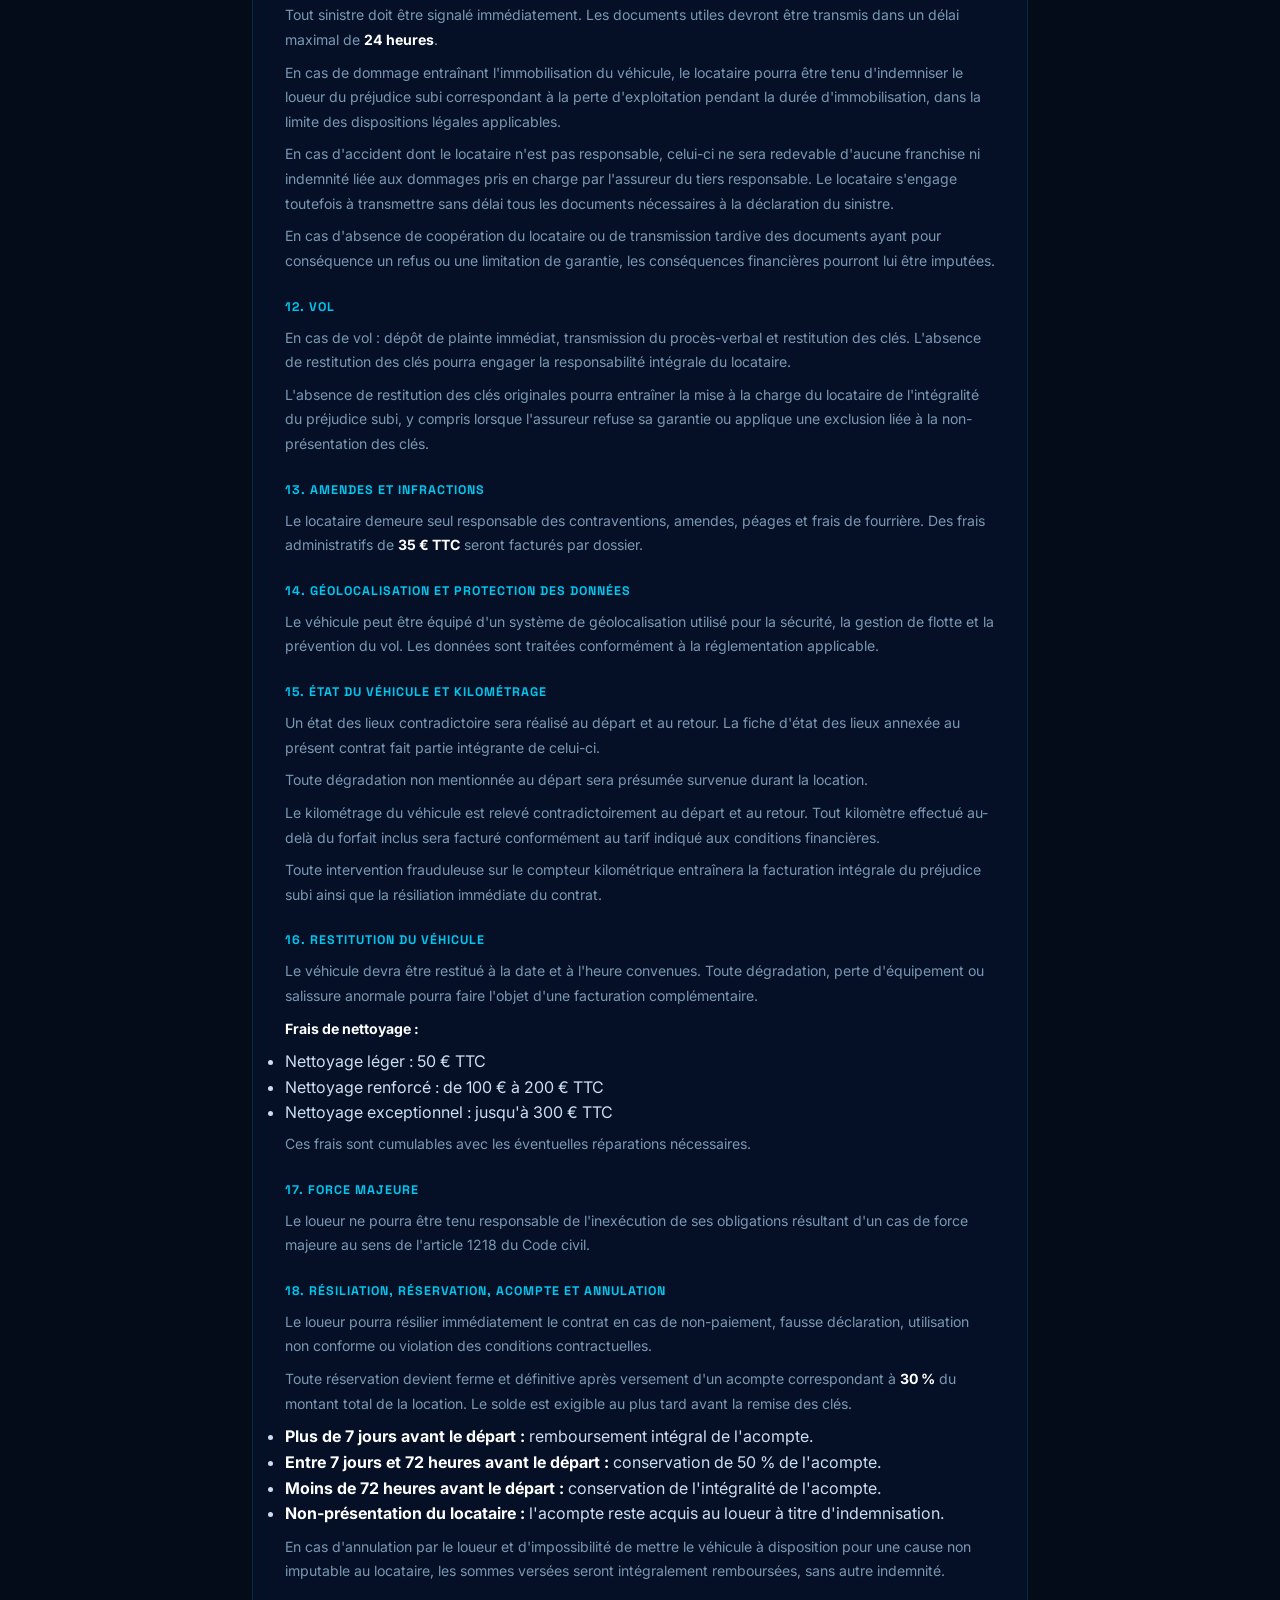
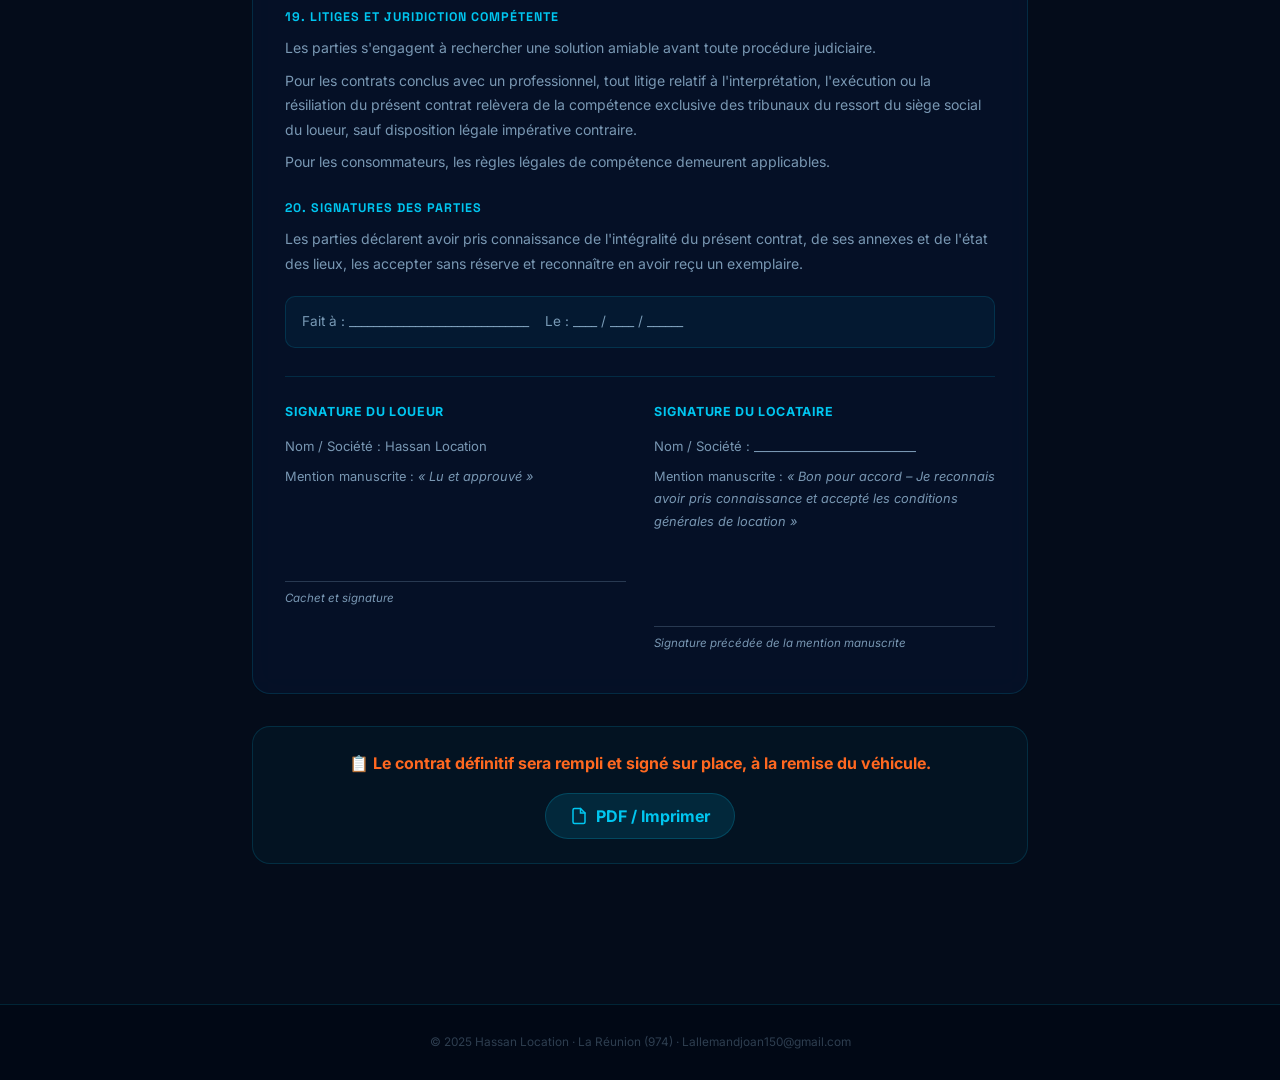
<file: hassan-location/contrat.html>
<!DOCTYPE html>
<html lang="fr">
<head>
<meta charset="UTF-8">
<meta name="viewport" content="width=device-width, initial-scale=1.0">
<title>Contrat de location – Hassan Location</title>
<link rel="preconnect" href="https://fonts.googleapis.com">
<link rel="preconnect" href="https://fonts.gstatic.com" crossorigin>
<link href="https://fonts.googleapis.com/css2?family=Space+Grotesk:wght@500;700;900&family=Inter:wght@400;500;600;700&display=swap" rel="stylesheet">
<link rel="stylesheet" href="css/main.css">
<style>
  @media print {
    .hdr, .wa-fab, .contrat-alert, .contrat-actions,
    #print-btn, canvas { display: none !important; }
    body { background: #fff; color: #111; padding: 0; }
    .contrat-body { background: #fff; border: none; box-shadow: none; color: #111; }
    .contrat-body h3 { color: #0066aa; }
    .contrat-body p, .contrat-body li { color: #222; }
    .contrat-page { padding: 20px; }
  }
</style>
</head>
<body>

<canvas id="cv"></canvas>

<header class="hdr" id="hdr">
  <div class="hdr__inner">
    <a href="index.html" class="hdr__brand">Hassan<span>❄</span>Location</a>
    <div class="hdr__actions">
      <a href="tel:0693397792" class="hdr__phone">
        <svg width="16" height="16" viewBox="0 0 24 24" fill="none" stroke="currentColor" stroke-width="2" stroke-linecap="round"><path d="M5 4h3.5l1.5 4-2 1.5a12 12 0 0 0 6.5 6.5l1.5-2 4 1.5V19a2 2 0 0 1-2 2C10 21 3 14 3 6a2 2 0 0 1 2-2z"/></svg>
        0693 39 77 92
      </a>
    </div>
  </div>
</header>

<main class="contrat-page">

  <div class="contrat-header">
    <div class="sec__label">Document officiel</div>
    <h1 class="sec__title">Contrat de location</h1>
    <p style="color:var(--muted);font-size:.92rem;margin-top:8px;">Hassan Location · Camion Frigorifique Renault Maxity · La Réunion</p>
  </div>

  <!-- ════ ENCART AVERTISSEMENT ════ -->
  <div class="contrat-alert">
    <span class="contrat-alert__icon">ℹ️</span>
    <div class="contrat-alert__title">
      Ceci est un exemplaire type du contrat de location.
    </div>
    <p style="color:rgba(220,180,120,.9);font-size:.88rem;margin-bottom:12px;">
      Votre paiement a bien été enregistré. Le contrat définitif, complété avec les informations de votre location, sera
      <strong style="color:#ffb340;">rempli et signé sur place</strong>, lors de la remise du véhicule.
    </p>
    <ul class="contrat-alert__steps">
      <li>Lisez attentivement le contrat type ci-dessous avant votre venue</li>
      <li>Munissez-vous de votre permis de conduire et d'une pièce d'identité en cours de validité</li>
      <li>Le contrat sera complété et signé sur place, à la remise des clés</li>
    </ul>
    <div class="contrat-actions">
      <button class="btn btn-pdf" onclick="window.print()">
        <svg width="18" height="18" viewBox="0 0 24 24" fill="none" stroke="currentColor" stroke-width="2" stroke-linecap="round"><path d="M14 2H6a2 2 0 0 0-2 2v16a2 2 0 0 0 2 2h12a2 2 0 0 0 2-2V8z"/><polyline points="14 2 14 8 20 8"/><line x1="12" y1="18" x2="12" y2="12"/><line x1="9" y1="15" x2="15" y2="15"/></svg>
        Télécharger / Imprimer PDF
      </button>
    </div>
  </div>

  <!-- ════ CORPS DU CONTRAT OFFICIEL ════ -->
  <div class="contrat-body" id="contrat-body">

    <!-- En-tête officiel -->
    <div style="text-align:center;margin-bottom:28px;padding-bottom:20px;border-bottom:1px solid rgba(0,198,240,.15);">
      <div style="font-family:var(--font-head);font-weight:900;font-size:1.4rem;color:var(--white);margin-bottom:6px;letter-spacing:-.01em;">CONTRAT DE LOCATION DE VÉHICULE FRIGORIFIQUE</div>
      <div style="color:var(--cold);font-size:.85rem;font-weight:600;margin-top:6px;">Contrat N° : <span id="contrat-num">…………..</span></div>
    </div>

    <!-- Infos réservation (remplies dynamiquement) -->
    <div id="contrat-reservation-info" style="margin-bottom:24px;"></div>

    <!-- ARTICLE 1 -->
    <h3>1. Identification des parties</h3>
    <div class="contrat-parties">
      <div style="background:rgba(0,198,240,.04);border:1px solid var(--border);border-radius:10px;padding:14px 16px;">
        <p style="color:var(--cold);font-size:.75rem;font-weight:700;text-transform:uppercase;letter-spacing:.06em;margin-bottom:8px;">LE LOUEUR</p>
        <p><strong style="color:var(--white);">Nom / Société :</strong> Hassan Location</p>
        <p><strong style="color:var(--white);">Adresse :</strong> 212 rue Jules Bertaut, appartement N°32</p>
        <p><strong style="color:var(--white);">SIREN :</strong> 100 002 716 R.C.S Saint-Pierre de la Réunion</p>
        <p><strong style="color:var(--white);">Téléphone :</strong> 0693 39 77 92</p>
        <p><strong style="color:var(--white);">Email :</strong> Lallemandjoan150@gmail.com</p>
      </div>
      <div style="background:rgba(0,198,240,.04);border:1px solid var(--border);border-radius:10px;padding:14px 16px;">
        <p style="color:var(--cold);font-size:.75rem;font-weight:700;text-transform:uppercase;letter-spacing:.06em;margin-bottom:8px;">LE LOCATAIRE</p>
        <p>Nom / Société : ___________________________</p>
        <p>Adresse : _________________________________</p>
        <p>Téléphone : _______________________________</p>
        <p>Email : ___________________________________</p>
        <p>Pièce d'identité n° : ______________________</p>
        <p>Permis de conduire n° : ___________________</p>
        <p>Date d'obtention : _________________________</p>
      </div>
    </div>

    <!-- ARTICLE 2 -->
    <h3>2. Objet du contrat</h3>
    <p>Le présent contrat a pour objet la mise à disposition temporaire du véhicule frigorifique suivant :</p>
    <ul>
      <li><strong style="color:var(--white);">Marque :</strong> Renault</li>
      <li><strong style="color:var(--white);">Modèle :</strong> Maxity</li>
      <li><strong style="color:var(--white);">Immatriculation :</strong> EJ-620-XD</li>
    </ul>
    <p style="margin-top:8px;">Le locataire reconnaît avoir reçu le véhicule en bon état de fonctionnement et s'engage à l'utiliser conformément aux dispositions du présent contrat.</p>
    <p style="margin-top:10px;"><strong style="color:var(--white);">Période de location :</strong></p>
    <p>Date et heure de départ : ____ / ____ / ______ à ______ h ______</p>
    <p>Date et heure de retour prévues : ____ / ____ / ______ à ______ h ______</p>

    <!-- ARTICLE 3 -->
    <h3>3. Conditions financières</h3>
    <ul>
      <li><strong style="color:var(--white);">Tarif :</strong> ……………........ € TTC par jour</li>
      <li><strong style="color:var(--white);">Forfait inclus :</strong> 200 km par jour</li>
      <li><strong style="color:var(--white);">Kilomètre supplémentaire :</strong> 0,50 € TTC/km</li>
      <li><strong style="color:var(--white);">Dépôt de garantie :</strong> 1 500 €</li>
      <li><strong style="color:var(--white);">Franchise d'assurance :</strong> 2 500 €</li>
      <li><strong style="color:var(--white);">Franchise conducteur non autorisé :</strong> 1 306 €</li>
      <li><strong style="color:var(--white);">Retard de restitution :</strong> 50 € TTC par heure commencée. Au-delà de 3 heures : facturation d'une journée supplémentaire.</li>
      <li><strong style="color:var(--white);">Carburant :</strong> Le véhicule est remis avec un niveau de carburant constaté lors de l'état des lieux de départ. Le locataire s'engage à restituer le véhicule avec un niveau identique. À défaut, le carburant manquant sera facturé au tarif en vigueur au jour de la restitution, augmenté d'un forfait administratif de 20 € TTC.</li>
    </ul>
    <p style="margin-top:8px;">Le paiement intégral est exigé avant la remise des clés, soit par virement, espèces ou empreinte bancaire.</p>
    <p style="margin-top:8px;">Le locataire est responsable de la conservation des clés, télécommandes, cartes de démarrage et de tout dispositif permettant l'accès ou le démarrage du véhicule. En cas de perte, vol, détérioration ou non-restitution des clés lors du retour, le locataire sera tenu de rembourser l'intégralité des frais engagés par le loueur, notamment : le remplacement des clés ou cartes de démarrage, la reprogrammation électronique, le remplacement des barillets ou serrures, les frais de dépannage, remorquage ou déplacement, et les frais d'immobilisation du véhicule.</p>
    <p style="margin-top:8px;">Un forfait administratif de 50 € TTC sera facturé en complément des frais réellement engagés. L'absence de restitution des clés pourra entraîner la retenue totale ou partielle du dépôt de garantie jusqu'à régularisation complète du dossier.</p>

    <!-- ARTICLE 4 -->
    <h3>4. Dépôt de garantie</h3>
    <p>Le dépôt de garantie sera de <strong style="color:var(--white);">1 500 €</strong>. Les moyens de paiement acceptés sont : virement, chèque ou empreinte bancaire. Il couvre notamment : dommages au véhicule, groupe frigorifique, hayon, frais de nettoyage, kilomètres supplémentaires, retards, amendes, frais administratifs et tout autre préjudice subi par le loueur.</p>

    <!-- ARTICLE 5 -->
    <h3>5. Empreinte bancaire</h3>
    <p>Le loueur pourra exiger, en complément du dépôt de garantie, une empreinte bancaire au nom du locataire ou du payeur.</p>
    <p>Cette empreinte bancaire pourra être utilisée pour le règlement des sommes restant dues après restitution du véhicule, notamment en cas de dommages, kilomètres supplémentaires, carburant manquant, frais de nettoyage, amendes, pénalités de retard ou tout autre montant contractuellement dû.</p>
    <p>Le locataire autorise expressément le loueur à procéder à l'encaissement des sommes justifiées dans les limites prévues par la réglementation applicable.</p>

    <!-- ARTICLE 6 -->
    <h3>6. Assurance</h3>
    <p>Le véhicule est assuré par le loueur. Restent à la charge du locataire la franchise applicable, les exclusions de garantie, les dommages résultant d'une faute intentionnelle ou d'une négligence grave ainsi que les frais annexes.</p>
    <p>La garantie ne s'applique notamment pas en cas d'alcoolémie, stupéfiants, délit de fuite, refus d'obtempérer, conduite sans permis valide, fausse déclaration ou conducteur non déclaré.</p>

    <!-- ARTICLE 7 -->
    <h3>7. Conducteur autorisé</h3>
    <p>Le conducteur principal et tout conducteur additionnel doivent être âgés d'au moins <strong style="color:var(--white);">22 ans</strong> et titulaires d'un permis valide depuis au moins <strong style="color:var(--white);">3 ans</strong>.</p>

    <!-- ARTICLE 8 -->
    <h3>8. Conditions d'utilisation</h3>
    <p>Sont interdits : sous-location, prêt à un tiers non déclaré, auto-école, auto-partage, transport de personnes à titre onéreux, activités illicites, modifications techniques, remorquage non autorisé et transport de marchandises dangereuses sans accord écrit du loueur.</p>

    <!-- ARTICLE 9 -->
    <h3>9. Véhicule frigorifique</h3>
    <p>Le locataire est seul responsable du contrôle de la température, de l'arrimage et de la surveillance des marchandises transportées. Le loueur ne pourra être tenu responsable des pertes ou dégradations de marchandises.</p>

    <!-- ARTICLE 10 -->
    <h3>10. Panne et assistance</h3>
    <p>En cas de panne, le locataire doit immédiatement prévenir le loueur. Aucune réparation ne peut être effectuée sans accord préalable. Aucun véhicule de remplacement n'est garanti.</p>

    <!-- ARTICLE 11 -->
    <h3>11. Sinistre</h3>
    <p>Tout sinistre doit être signalé immédiatement. Les documents utiles devront être transmis dans un délai maximal de <strong style="color:var(--white);">24 heures</strong>.</p>
    <p>En cas de dommage entraînant l'immobilisation du véhicule, le locataire pourra être tenu d'indemniser le loueur du préjudice subi correspondant à la perte d'exploitation pendant la durée d'immobilisation, dans la limite des dispositions légales applicables.</p>
    <p>En cas d'accident dont le locataire n'est pas responsable, celui-ci ne sera redevable d'aucune franchise ni indemnité liée aux dommages pris en charge par l'assureur du tiers responsable. Le locataire s'engage toutefois à transmettre sans délai tous les documents nécessaires à la déclaration du sinistre.</p>
    <p>En cas d'absence de coopération du locataire ou de transmission tardive des documents ayant pour conséquence un refus ou une limitation de garantie, les conséquences financières pourront lui être imputées.</p>

    <!-- ARTICLE 12 -->
    <h3>12. Vol</h3>
    <p>En cas de vol : dépôt de plainte immédiat, transmission du procès-verbal et restitution des clés. L'absence de restitution des clés pourra engager la responsabilité intégrale du locataire.</p>
    <p>L'absence de restitution des clés originales pourra entraîner la mise à la charge du locataire de l'intégralité du préjudice subi, y compris lorsque l'assureur refuse sa garantie ou applique une exclusion liée à la non-présentation des clés.</p>

    <!-- ARTICLE 13 -->
    <h3>13. Amendes et infractions</h3>
    <p>Le locataire demeure seul responsable des contraventions, amendes, péages et frais de fourrière. Des frais administratifs de <strong style="color:var(--white);">35 € TTC</strong> seront facturés par dossier.</p>

    <!-- ARTICLE 14 -->
    <h3>14. Géolocalisation et protection des données</h3>
    <p>Le véhicule peut être équipé d'un système de géolocalisation utilisé pour la sécurité, la gestion de flotte et la prévention du vol. Les données sont traitées conformément à la réglementation applicable.</p>

    <!-- ARTICLE 15 -->
    <h3>15. État du véhicule et kilométrage</h3>
    <p>Un état des lieux contradictoire sera réalisé au départ et au retour. La fiche d'état des lieux annexée au présent contrat fait partie intégrante de celui-ci.</p>
    <p>Toute dégradation non mentionnée au départ sera présumée survenue durant la location.</p>
    <p>Le kilométrage du véhicule est relevé contradictoirement au départ et au retour. Tout kilomètre effectué au-delà du forfait inclus sera facturé conformément au tarif indiqué aux conditions financières.</p>
    <p>Toute intervention frauduleuse sur le compteur kilométrique entraînera la facturation intégrale du préjudice subi ainsi que la résiliation immédiate du contrat.</p>

    <!-- ARTICLE 16 -->
    <h3>16. Restitution du véhicule</h3>
    <p>Le véhicule devra être restitué à la date et à l'heure convenues. Toute dégradation, perte d'équipement ou salissure anormale pourra faire l'objet d'une facturation complémentaire.</p>
    <p><strong style="color:var(--white);">Frais de nettoyage :</strong></p>
    <ul>
      <li>Nettoyage léger : 50 € TTC</li>
      <li>Nettoyage renforcé : de 100 € à 200 € TTC</li>
      <li>Nettoyage exceptionnel : jusqu'à 300 € TTC</li>
    </ul>
    <p style="margin-top:6px;">Ces frais sont cumulables avec les éventuelles réparations nécessaires.</p>

    <!-- ARTICLE 17 -->
    <h3>17. Force majeure</h3>
    <p>Le loueur ne pourra être tenu responsable de l'inexécution de ses obligations résultant d'un cas de force majeure au sens de l'article 1218 du Code civil.</p>

    <!-- ARTICLE 18 -->
    <h3>18. Résiliation, réservation, acompte et annulation</h3>
    <p>Le loueur pourra résilier immédiatement le contrat en cas de non-paiement, fausse déclaration, utilisation non conforme ou violation des conditions contractuelles.</p>
    <p>Toute réservation devient ferme et définitive après versement d'un acompte correspondant à <strong style="color:var(--white);">30 %</strong> du montant total de la location. Le solde est exigible au plus tard avant la remise des clés.</p>
    <ul>
      <li><strong style="color:var(--white);">Plus de 7 jours avant le départ :</strong> remboursement intégral de l'acompte.</li>
      <li><strong style="color:var(--white);">Entre 7 jours et 72 heures avant le départ :</strong> conservation de 50 % de l'acompte.</li>
      <li><strong style="color:var(--white);">Moins de 72 heures avant le départ :</strong> conservation de l'intégralité de l'acompte.</li>
      <li><strong style="color:var(--white);">Non-présentation du locataire :</strong> l'acompte reste acquis au loueur à titre d'indemnisation.</li>
    </ul>
    <p style="margin-top:8px;">En cas d'annulation par le loueur et d'impossibilité de mettre le véhicule à disposition pour une cause non imputable au locataire, les sommes versées seront intégralement remboursées, sans autre indemnité.</p>

    <!-- ARTICLE 19 -->
    <h3>19. Litiges et juridiction compétente</h3>
    <p>Les parties s'engagent à rechercher une solution amiable avant toute procédure judiciaire.</p>
    <p>Pour les contrats conclus avec un professionnel, tout litige relatif à l'interprétation, l'exécution ou la résiliation du présent contrat relèvera de la compétence exclusive des tribunaux du ressort du siège social du loueur, sauf disposition légale impérative contraire.</p>
    <p>Pour les consommateurs, les règles légales de compétence demeurent applicables.</p>

    <!-- ARTICLE 20 - SIGNATURES -->
    <h3>20. Signatures des parties</h3>
    <p>Les parties déclarent avoir pris connaissance de l'intégralité du présent contrat, de ses annexes et de l'état des lieux, les accepter sans réserve et reconnaître en avoir reçu un exemplaire.</p>

    <div style="margin-top:20px;padding:14px 16px;background:rgba(0,198,240,.05);border:1px solid var(--border);border-radius:10px;font-size:.85rem;color:var(--muted);">
      Fait à : ______________________________ &nbsp;&nbsp; Le : ____ / ____ / ______
    </div>

    <div class="contrat-signatures">
      <div>
        <p style="color:var(--cold);font-size:.78rem;font-weight:700;text-transform:uppercase;letter-spacing:.05em;margin-bottom:12px;">Signature du Loueur</p>
        <p style="color:var(--muted);font-size:.82rem;">Nom / Société : Hassan Location</p>
        <p style="color:var(--muted);font-size:.8rem;margin-top:6px;">Mention manuscrite : <em>« Lu et approuvé »</em></p>
        <div style="height:80px;border-bottom:1px solid rgba(185,225,255,.2);margin-top:14px;"></div>
        <p style="color:var(--muted);font-size:.72rem;margin-top:6px;font-style:italic;">Cachet et signature</p>
      </div>
      <div>
        <p style="color:var(--cold);font-size:.78rem;font-weight:700;text-transform:uppercase;letter-spacing:.05em;margin-bottom:12px;">Signature du Locataire</p>
        <p style="color:var(--muted);font-size:.82rem;">Nom / Société : ___________________________</p>
        <p style="color:var(--muted);font-size:.8rem;margin-top:6px;">Mention manuscrite : <em>« Bon pour accord – Je reconnais avoir pris connaissance et accepté les conditions générales de location »</em></p>
        <div style="height:80px;border-bottom:1px solid rgba(185,225,255,.2);margin-top:14px;"></div>
        <p style="color:var(--muted);font-size:.72rem;margin-top:6px;font-style:italic;">Signature précédée de la mention manuscrite</p>
      </div>
    </div>

  </div><!-- fin .contrat-body -->

  <!-- Rappel actions en bas -->
  <div style="text-align:center;margin-top:32px;padding:24px;background:rgba(0,198,240,.04);border:1px solid var(--border);border-radius:18px;">
    <p style="color:var(--orange);font-weight:700;margin-bottom:16px;">📋 Le contrat définitif sera rempli et signé sur place, à la remise du véhicule.</p>
    <div style="display:flex;justify-content:center;flex-wrap:wrap;gap:12px;">
      <button class="btn btn-pdf" onclick="window.print()">
        <svg width="18" height="18" viewBox="0 0 24 24" fill="none" stroke="currentColor" stroke-width="2" stroke-linecap="round"><path d="M14 2H6a2 2 0 0 0-2 2v16a2 2 0 0 0 2 2h12a2 2 0 0 0 2-2V8z"/><polyline points="14 2 14 8 20 8"/></svg>
        PDF / Imprimer
      </button>
    </div>
  </div>

</main>

<footer class="footer" style="padding:28px 22px;margin-top:60px;">
  <div class="footer__copy" style="margin:0;">© 2025 Hassan Location · La Réunion (974) · Lallemandjoan150@gmail.com</div>
</footer>

<a href="https://wa.me/262693397792" class="wa-fab" target="_blank" rel="noopener" aria-label="WhatsApp">
  <svg width="26" height="26" viewBox="0 0 24 24" fill="white"><path d="M12 3a9 9 0 0 0-7.8 13.5L3 21l4.6-1.2A9 9 0 1 0 12 3z"/></svg>
</a>

<script src="js/main.js"></script>
<script>
(function () {

  /* ── Enrichissement conditionnel ───────────────────────────────
     Si une réservation est disponible en mémoire, on complète le
     contrat avec ses informations. Sinon, la page reste affichée
     telle quelle (contrat type) : aucune redirection automatique.
  ──────────────────────────────────────────────────────────────── */
  var raw = localStorage.getItem('hl_last_reservation');
  if (!raw) return; // pas de données à injecter, on laisse la page s'afficher normalement

  /* ── Lecture et affichage des informations de réservation ──── */
  try {
    var res = JSON.parse(raw);

    /* Compatibilité : la réservation vient de /api/reservation
       Structure : { id, start_date, end_date, days, total_amount,
                     amount_paid, payment_option, stripe_session_id, ... }
    */
    function fmtDate(s) {
      if (!s || s === '?') return '—';
      var d = new Date(s + 'T12:00:00');
      if (isNaN(d.getTime())) return s;
      return d.toLocaleDateString('fr-FR', {
        weekday: 'long', day: 'numeric', month: 'long', year: 'numeric'
      });
    }

    /* Référence : utiliser id si disponible, sinon générer depuis stripe_session_id */
    var refNum = res.id
      || (res.stripe_session_id ? 'HL-' + res.stripe_session_id.slice(-6).toUpperCase() : 'HL-' + String(Date.now()).slice(-6));

    /* Numéro de contrat en haut */
    var contratNumEl = document.getElementById('contrat-num');
    if (contratNumEl) contratNumEl.textContent = refNum;

    /* Bloc récapitulatif */
    var infoDiv = document.getElementById('contrat-reservation-info');
    if (infoDiv) {
      var totalAmount = res.total_amount || 0;
      var amountPaid  = res.amount_paid  || 0;
      var payOpt      = res.payment_option || 'full';

      var paidLabel = payOpt === 'deposit'
        ? 'Acompte 30% réglé : ' + amountPaid + '€ · Solde : ' + (totalAmount - amountPaid) + '€ à la remise des clés'
        : 'Paiement intégral réglé : ' + totalAmount + '€';

      infoDiv.innerHTML =
        '<div style="background:rgba(34,211,102,.07);border:1px solid rgba(34,211,102,.2);border-radius:12px;padding:16px 18px;margin-bottom:4px;">' +
        '<p style="color:var(--white);font-family:var(--font-head);font-weight:700;font-size:.9rem;margin-bottom:10px;">Réservation concernée par ce contrat :</p>' +
        '<div class="contrat-info-row"><span class="ci-label">Référence :</span><span class="ci-val">' + refNum + '</span></div>' +
        '<div class="contrat-info-row"><span class="ci-label">Dates :</span><span class="ci-val">Du ' + fmtDate(res.start_date) + ' au ' + fmtDate(res.end_date) + '</span></div>' +
        '<div class="contrat-info-row"><span class="ci-label">Durée :</span><span class="ci-val">' + (res.days || '—') + ' jour' + ((res.days || 0) > 1 ? 's' : '') + '</span></div>' +
        '<div class="contrat-info-row"><span class="ci-label">Montant total :</span><span class="ci-val">' + totalAmount + ' €</span></div>' +
        '<div class="contrat-info-row"><span class="ci-label">Paiement :</span><span class="ci-val">' + paidLabel + '</span></div>' +
        '</div>';
    }

  } catch(e) {
    /* En cas d'erreur de parsing, laisser la page s'afficher normalement */
    console.warn('Hassan Location: impossible de lire les données de réservation', e);
  }

})();
</script>
</body>
</html>
</file>
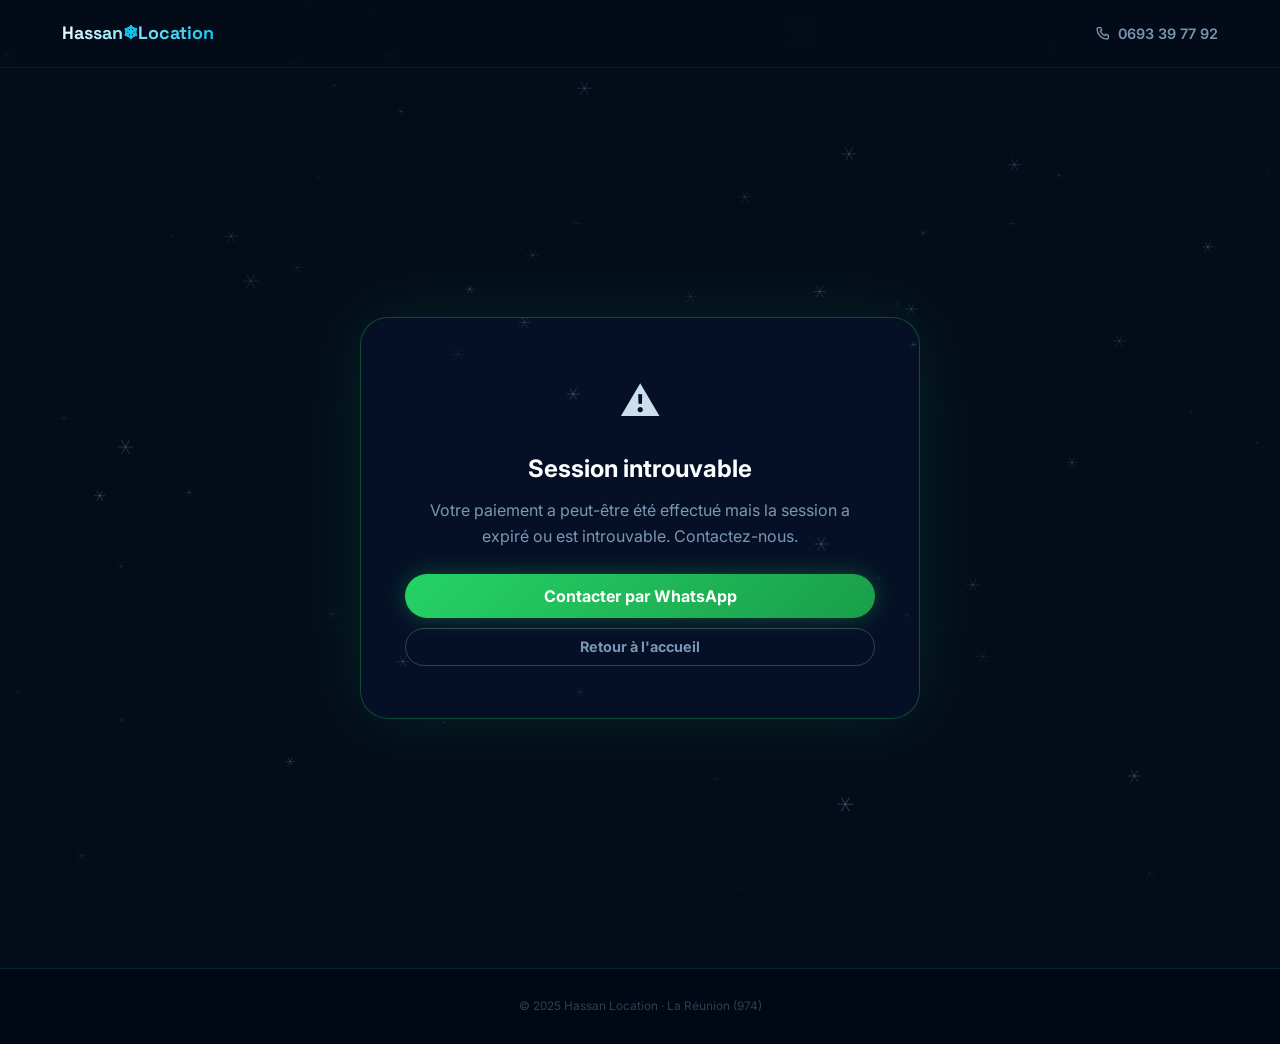
<file: hassan-location (2)/hassan-location/confirmation.html>
<!DOCTYPE html>
<html lang="fr">
<head>
<meta charset="UTF-8">
<meta name="viewport" content="width=device-width, initial-scale=1.0">
<title>Paiement confirmé – Hassan Location</title>
<link rel="preconnect" href="https://fonts.googleapis.com">
<link rel="preconnect" href="https://fonts.gstatic.com" crossorigin>
<link href="https://fonts.googleapis.com/css2?family=Space+Grotesk:wght@500;700;900&family=Inter:wght@400;500;600;700&display=swap" rel="stylesheet">
<link rel="stylesheet" href="css/main.css">
</head>
<body>
<canvas id="cv"></canvas>

<header class="hdr" id="hdr">
  <div class="hdr__inner">
    <a href="index.html" class="hdr__brand">Hassan<span>❄</span>Location</a>
    <div class="hdr__actions">
      <a href="tel:0693397792" class="hdr__phone">
        <svg width="16" height="16" viewBox="0 0 24 24" fill="none" stroke="currentColor" stroke-width="2" stroke-linecap="round"><path d="M5 4h3.5l1.5 4-2 1.5a12 12 0 0 0 6.5 6.5l1.5-2 4 1.5V19a2 2 0 0 1-2 2C10 21 3 14 3 6a2 2 0 0 1 2-2z"/></svg>
        0693 39 77 92
      </a>
    </div>
  </div>
</header>

<main class="confirm-hero">
  <div class="confirm-card" id="confirm-card">

    <!-- État : chargement -->
    <div id="state-loading" style="text-align:center;padding:20px 0;">
      <div class="stripe-loader" style="margin:0 auto 16px;"></div>
      <p style="color:var(--muted);">Vérification du paiement…</p>
    </div>

    <!-- État : succès (masqué par défaut) -->
    <div id="state-success" style="display:none;">
      <div class="confirm-icon">✓</div>
      <h1 class="confirm-title">Paiement confirmé !</h1>
      <p class="confirm-sub">Merci pour votre réservation. Votre demande a bien été enregistrée.</p>
      <p class="confirm-ref">Référence : <span id="res-id">—</span></p>

      <div class="confirm-steps" id="res-recap" style="margin-bottom:24px;">
        <div class="confirm-step">
          <div class="cs-num">📅</div>
          <span id="res-dates">—</span>
        </div>
        <div class="confirm-step">
          <div class="cs-num">💰</div>
          <span id="res-amount">—</span>
        </div>
      </div>

      <div class="confirm-steps" style="margin-bottom:28px;">
        <div class="confirm-step">
          <div class="cs-num">1</div>
          <div>
            <span>Signez le contrat de location</span><br>
            <small style="color:var(--muted);font-size:.78rem;">Obligatoire — réservation <em>en attente</em> jusqu'à réception</small>
          </div>
        </div>
        <div class="confirm-step">
          <div class="cs-num">2</div>
          <div>
            <span>Envoyez-le par WhatsApp ou email</span><br>
            <small style="color:var(--muted);font-size:.78rem;">Avec permis de conduire et pièce d'identité</small>
          </div>
        </div>
        <div class="confirm-step">
          <div class="cs-num">3</div>
          <div>
            <span>Validation par Hassan Location</span><br>
            <small style="color:var(--muted);font-size:.78rem;">Confirmation définitive sous 24h ouvrées</small>
          </div>
        </div>
      </div>

      <div style="display:flex;flex-direction:column;gap:12px;">
        <a href="contrat.html" class="btn btn-cold btn-full btn-lg">Accéder au contrat de location →</a>
        <a href="index.html"   class="btn btn-outline-white btn-full">Retour à l'accueil</a>
      </div>
    </div>

    <!-- État : erreur (masqué par défaut) -->
    <div id="state-error" style="display:none;text-align:center;">
      <div style="font-size:2.5rem;margin-bottom:16px;">⚠️</div>
      <h2 style="color:var(--white);margin-bottom:10px;">Session introuvable</h2>
      <p style="color:var(--muted);margin-bottom:24px;">Votre paiement a peut-être été effectué mais la session a expiré ou est introuvable. Contactez-nous.</p>
      <a href="https://wa.me/262693397792" class="btn btn-wa btn-full" target="_blank" rel="noopener">Contacter par WhatsApp</a>
      <a href="index.html" class="btn btn-outline-white btn-full" style="margin-top:10px;">Retour à l'accueil</a>
    </div>

  </div>
</main>

<footer class="footer" style="padding:28px 22px;">
  <div class="footer__copy" style="margin:0;">© 2025 Hassan Location · La Réunion (974)</div>
</footer>

<script src="js/main.js"></script>
<script>
(function () {
  var params    = new URLSearchParams(window.location.search);
  var sessionId = params.get('session_id');

  function fmt(s) {
    if (!s) return '—';
    return new Date(s + 'T12:00:00').toLocaleDateString('fr-FR',
      { weekday:'long', day:'numeric', month:'long', year:'numeric' });
  }

  function showSuccess(r) {
    document.getElementById('state-loading').style.display = 'none';
    document.getElementById('state-success').style.display = '';

    var refEl = document.getElementById('res-id');
    if (refEl) refEl.textContent = r.id || ('HL-' + String(Date.now()).slice(-6));

    var dEl = document.getElementById('res-dates');
    if (dEl) dEl.textContent = 'Du ' + fmt(r.start_date) + ' au ' + fmt(r.end_date) +
      ' (' + r.days + ' jour' + (r.days > 1 ? 's' : '') + ')';

    var aEl = document.getElementById('res-amount');
    if (aEl) {
      var payLabel = r.payment_option === 'deposit'
        ? 'Acompte 30% payé : ' + r.amount_paid + '€ · Solde : ' + (r.total_amount - r.amount_paid) + '€ à la remise des clés'
        : 'Paiement intégral : ' + r.amount_paid + '€';
      aEl.textContent = payLabel;
    }

    // Stocker pour la page contrat
    localStorage.setItem('hl_last_reservation', JSON.stringify(r));
  }

  function showError() {
    document.getElementById('state-loading').style.display = 'none';
    document.getElementById('state-error').style.display   = '';
  }

  async function loadReservation() {
    if (!sessionId) {
      // Pas de session_id : chercher en sessionStorage (retour imprévu)
      try {
        var raw = sessionStorage.getItem('hl_pending');
        if (raw) { var d = JSON.parse(raw); showSuccess({ start_date:d.startDate, end_date:d.endDate, days:d.days, total_amount:d.total, amount_paid:d.total, payment_option:d.option, id:null }); return; }
      } catch(e) {}
      showError(); return;
    }

    // Appel à /api/reservation avec retry (webhook peut prendre quelques secondes)
    var attempts = 0;
    var MAX      = 4;
    var DELAY    = 1500;

    async function attempt() {
      attempts++;
      try {
        var res  = await fetch('/api/reservation?session_id=' + encodeURIComponent(sessionId));
        var data = await res.json();
        if (res.ok && data.ok && data.reservation) {
          showSuccess(data.reservation); return;
        }
        if (res.status === 402 || res.status === 404) { showError(); return; }
      } catch(e) {}

      if (attempts < MAX) {
        setTimeout(attempt, DELAY);
      } else {
        // Dernière tentative échouée : afficher quand même le succès avec info minimale
        showSuccess({ start_date: '?', end_date: '?', days: 0, total_amount: 0, amount_paid: 0, payment_option: 'full', id: null });
      }
    }

    attempt();
  }

  loadReservation();
})();
</script>
</body>
</html>
</file>
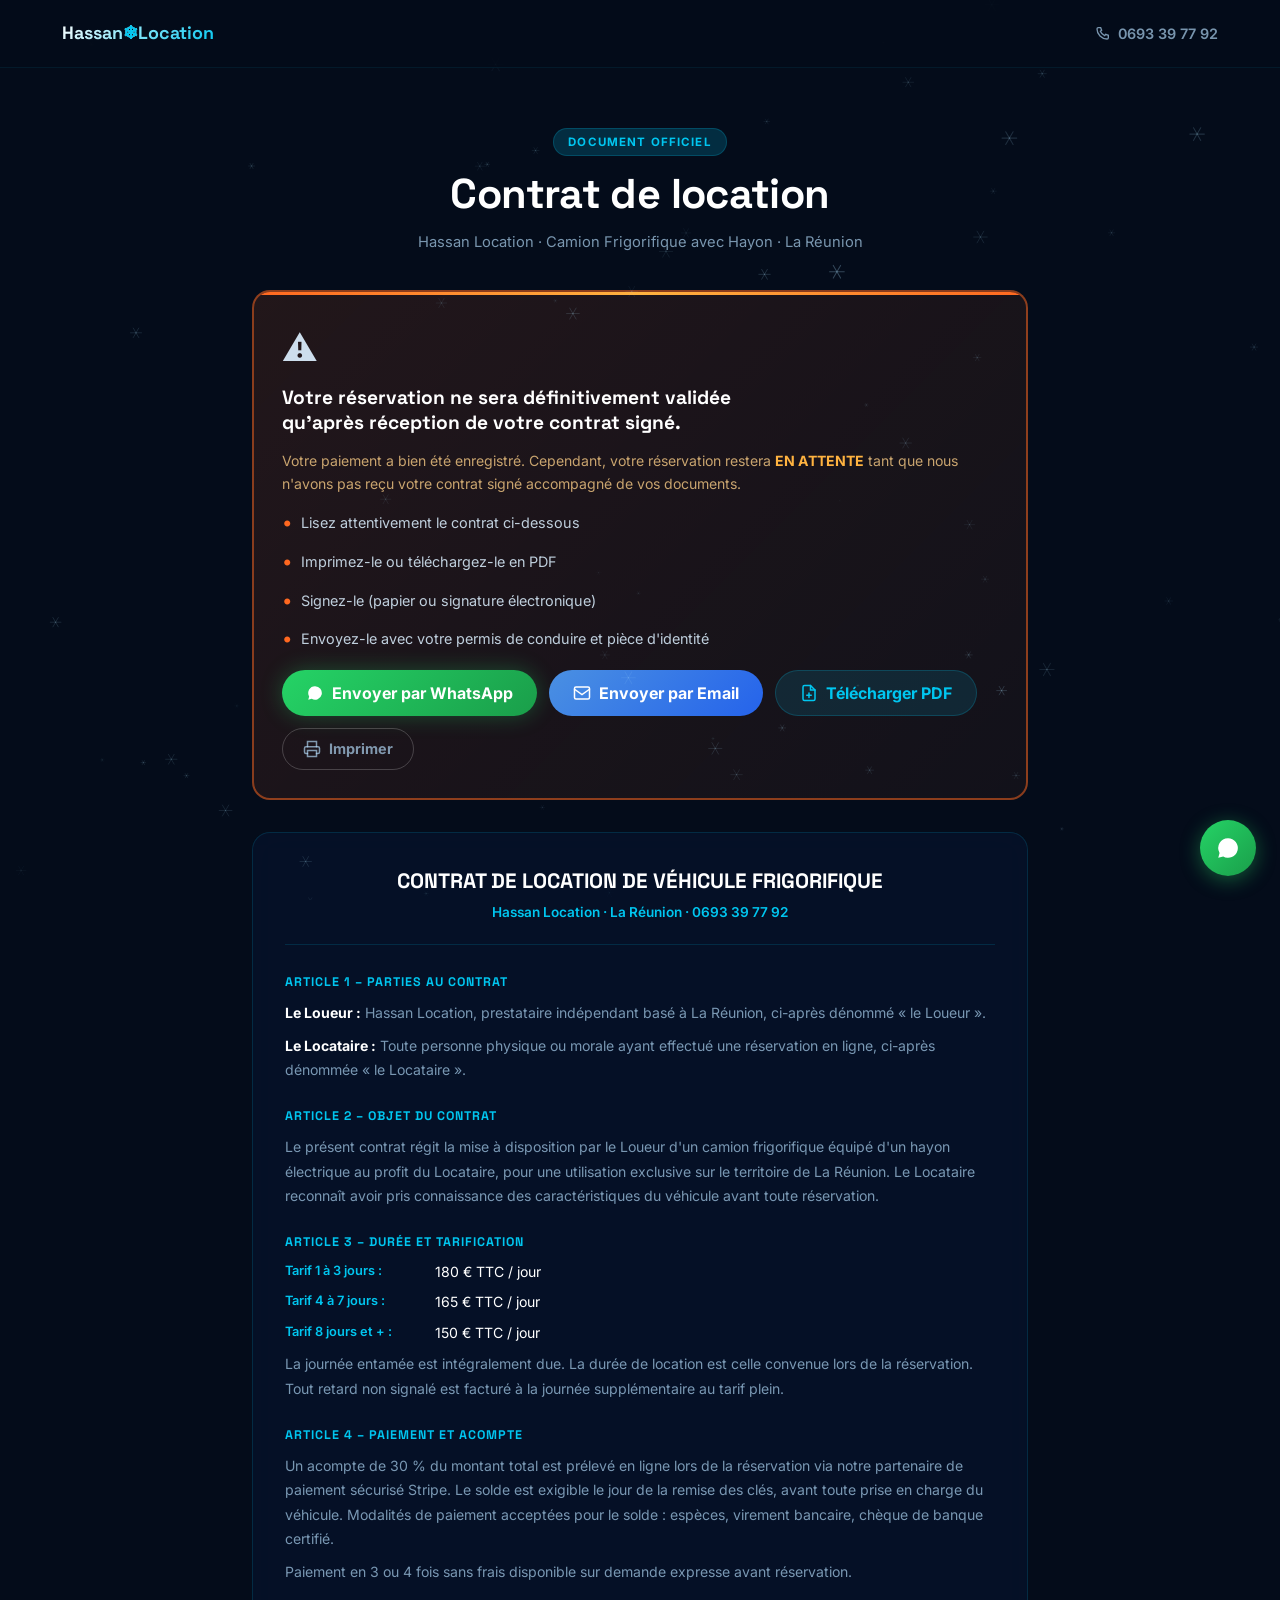
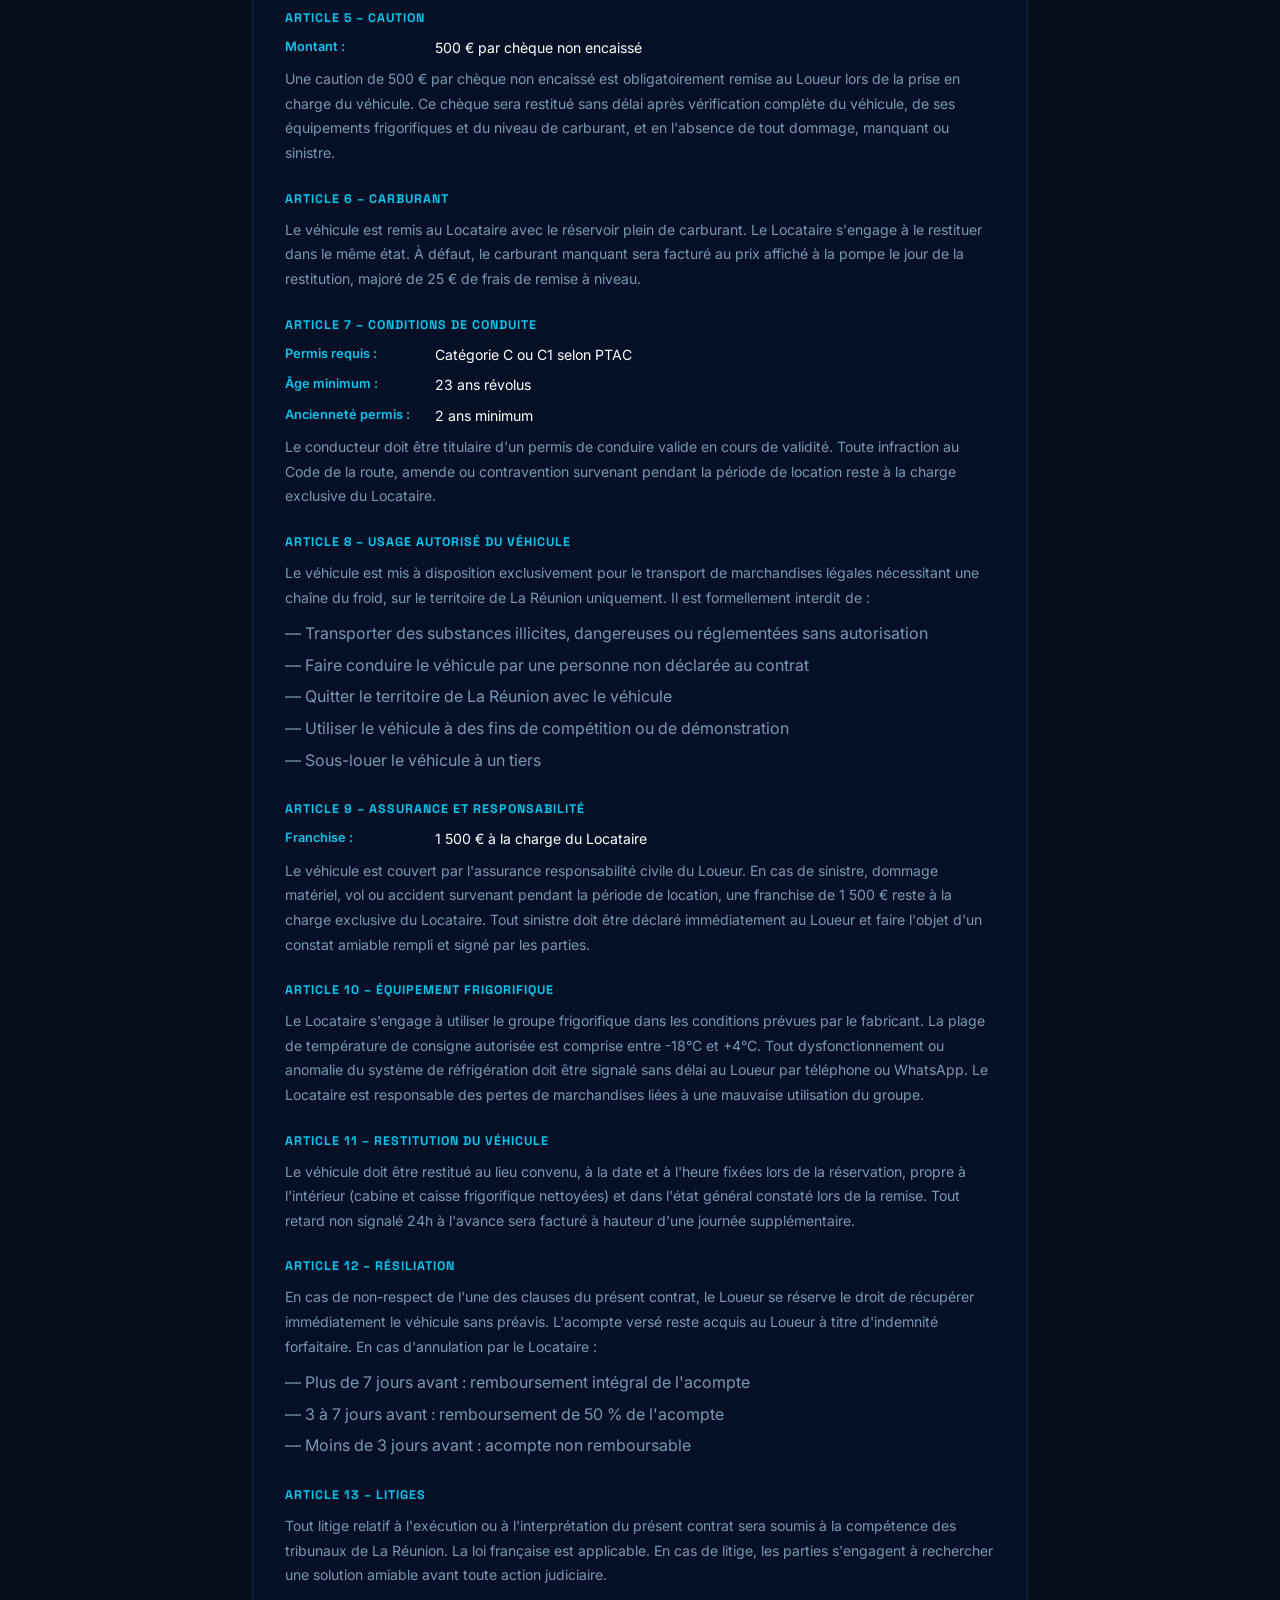
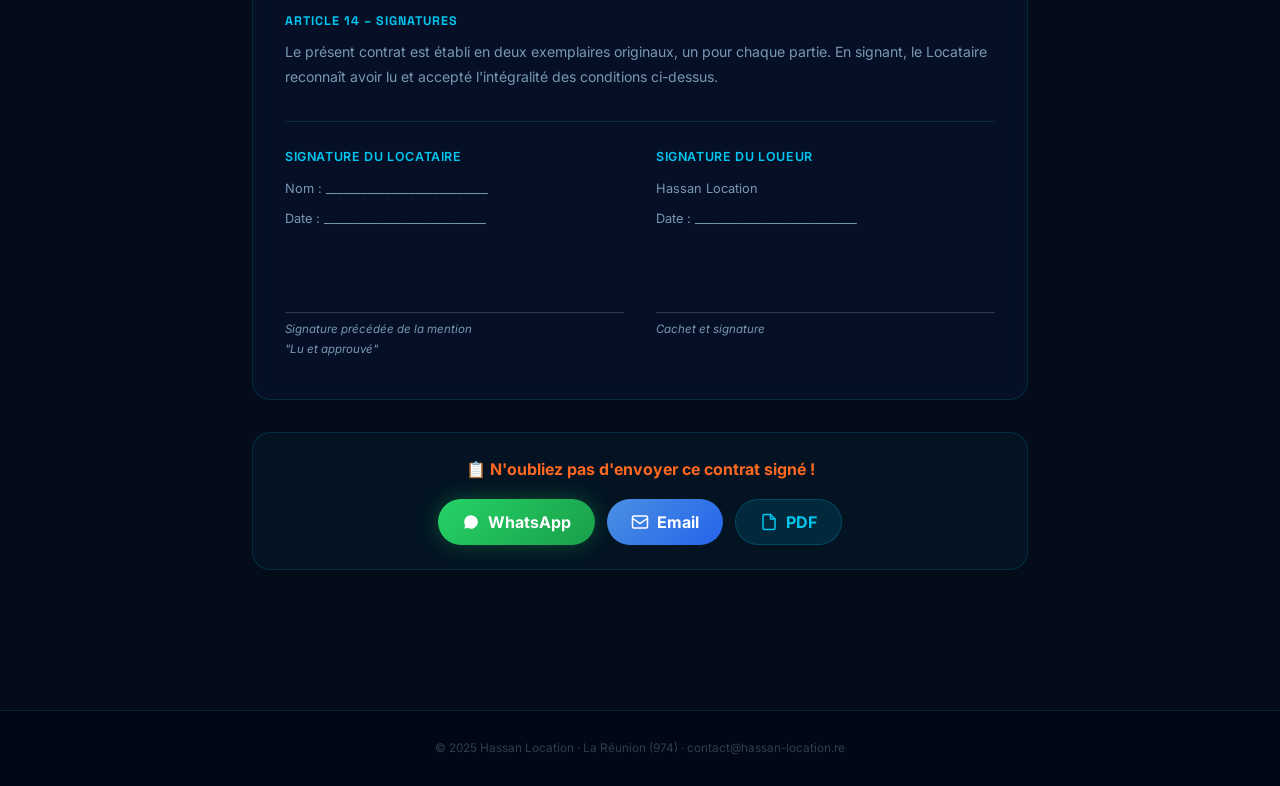
<file: hassan-location (2)/hassan-location/contrat.html>
<!DOCTYPE html>
<html lang="fr">
<head>
<meta charset="UTF-8">
<meta name="viewport" content="width=device-width, initial-scale=1.0">
<title>Contrat de location – Hassan Location</title>
<link rel="preconnect" href="https://fonts.googleapis.com">
<link rel="preconnect" href="https://fonts.gstatic.com" crossorigin>
<link href="https://fonts.googleapis.com/css2?family=Space+Grotesk:wght@500;700;900&family=Inter:wght@400;500;600;700&display=swap" rel="stylesheet">
<link rel="stylesheet" href="css/main.css">
<style>
  @media print {
    .hdr, .wa-fab, .contrat-alert, .contrat-actions,
    #print-btn, canvas { display: none !important; }
    body { background: #fff; color: #111; padding: 0; }
    .contrat-body { background: #fff; border: none; box-shadow: none; color: #111; }
    .contrat-body h3 { color: #0066aa; }
    .contrat-body p  { color: #222; }
    .contrat-page    { padding: 20px; }
  }
</style>
</head>
<body>

<canvas id="cv"></canvas>

<header class="hdr" id="hdr">
  <div class="hdr__inner">
    <a href="index.html" class="hdr__brand">Hassan<span>❄</span>Location</a>
    <div class="hdr__actions">
      <a href="tel:0693397792" class="hdr__phone">
        <svg width="16" height="16" viewBox="0 0 24 24" fill="none" stroke="currentColor" stroke-width="2" stroke-linecap="round"><path d="M5 4h3.5l1.5 4-2 1.5a12 12 0 0 0 6.5 6.5l1.5-2 4 1.5V19a2 2 0 0 1-2 2C10 21 3 14 3 6a2 2 0 0 1 2-2z"/></svg>
        0693 39 77 92
      </a>
    </div>
  </div>
</header>

<main class="contrat-page">

  <div class="contrat-header">
    <div class="sec__label">Document officiel</div>
    <h1 class="sec__title">Contrat de location</h1>
    <p style="color:var(--muted);font-size:.92rem;margin-top:8px;">Hassan Location · Camion Frigorifique avec Hayon · La Réunion</p>
  </div>

  <!-- ════ ENCART D'AVERTISSEMENT TRÈS VISIBLE ════ -->
  <div class="contrat-alert">
    <span class="contrat-alert__icon">⚠️</span>
    <div class="contrat-alert__title">
      Votre réservation ne sera définitivement validée<br>
      qu'après réception de votre contrat signé.
    </div>
    <p style="color:rgba(220,180,120,.9);font-size:.88rem;margin-bottom:12px;">
      Votre paiement a bien été enregistré. Cependant, votre réservation restera
      <strong style="color:#ffb340;">EN ATTENTE</strong> tant que nous n'avons pas reçu votre contrat signé
      accompagné de vos documents.
    </p>
    <ul class="contrat-alert__steps">
      <li>Lisez attentivement le contrat ci-dessous</li>
      <li>Imprimez-le ou téléchargez-le en PDF</li>
      <li>Signez-le (papier ou signature électronique)</li>
      <li>Envoyez-le avec votre permis de conduire et pièce d'identité</li>
    </ul>

    <div class="contrat-actions">
      <a id="wa-contract-btn" href="#" class="btn btn-wa" target="_blank" rel="noopener">
        <svg width="18" height="18" viewBox="0 0 24 24" fill="currentColor"><path d="M12 3a9 9 0 0 0-7.8 13.5L3 21l4.6-1.2A9 9 0 1 0 12 3z"/></svg>
        Envoyer par WhatsApp
      </a>
      <a href="mailto:contact@hassan-location.re?subject=Contrat%20de%20location%20signé&body=Bonjour%2C%20veuillez%20trouver%20ci-joint%20mon%20contrat%20de%20location%20signé." class="btn btn-email">
        <svg width="18" height="18" viewBox="0 0 24 24" fill="none" stroke="currentColor" stroke-width="2" stroke-linecap="round"><rect x="2" y="4" width="20" height="16" rx="2"/><path d="m2 7 10 7 10-7"/></svg>
        Envoyer par Email
      </a>
      <button class="btn btn-pdf" onclick="downloadPDF()">
        <svg width="18" height="18" viewBox="0 0 24 24" fill="none" stroke="currentColor" stroke-width="2" stroke-linecap="round"><path d="M14 2H6a2 2 0 0 0-2 2v16a2 2 0 0 0 2 2h12a2 2 0 0 0 2-2V8z"/><polyline points="14 2 14 8 20 8"/><line x1="12" y1="18" x2="12" y2="12"/><line x1="9" y1="15" x2="15" y2="15"/></svg>
        Télécharger PDF
      </button>
      <button class="btn btn-outline-white" id="print-btn" onclick="window.print()">
        <svg width="18" height="18" viewBox="0 0 24 24" fill="none" stroke="currentColor" stroke-width="2" stroke-linecap="round"><polyline points="6 9 6 2 18 2 18 9"/><path d="M6 18H4a2 2 0 0 1-2-2v-5a2 2 0 0 1 2-2h16a2 2 0 0 1 2 2v5a2 2 0 0 1-2 2h-2"/><rect x="6" y="14" width="12" height="8"/></svg>
        Imprimer
      </button>
    </div>
  </div>

  <!-- ════ CORPS DU CONTRAT ════ -->
  <div class="contrat-body" id="contrat-body">

    <!-- En-tête du contrat -->
    <div style="text-align:center;margin-bottom:28px;padding-bottom:20px;border-bottom:1px solid rgba(0,198,240,.15);">
      <div style="font-family:var(--font-head);font-weight:900;font-size:1.3rem;color:var(--white);margin-bottom:4px;">CONTRAT DE LOCATION DE VÉHICULE FRIGORIFIQUE</div>
      <div style="color:var(--cold);font-size:.85rem;font-weight:600;">Hassan Location · La Réunion · 0693 39 77 92</div>
    </div>

    <!-- Informations de la réservation (remplies dynamiquement) -->
    <div id="contrat-reservation-info" style="margin-bottom:24px;"></div>

    <h3>Article 1 – Parties au contrat</h3>
    <p><strong style="color:var(--white);">Le Loueur :</strong> Hassan Location, prestataire indépendant basé à La Réunion, ci-après dénommé « le Loueur ».</p>
    <p><strong style="color:var(--white);">Le Locataire :</strong> Toute personne physique ou morale ayant effectué une réservation en ligne, ci-après dénommée « le Locataire ».</p>

    <h3>Article 2 – Objet du contrat</h3>
    <p>Le présent contrat régit la mise à disposition par le Loueur d'un camion frigorifique équipé d'un hayon électrique au profit du Locataire, pour une utilisation exclusive sur le territoire de La Réunion. Le Locataire reconnaît avoir pris connaissance des caractéristiques du véhicule avant toute réservation.</p>

    <h3>Article 3 – Durée et tarification</h3>
    <div class="contrat-info-row"><span class="ci-label">Tarif 1 à 3 jours :</span><span class="ci-val">180 € TTC / jour</span></div>
    <div class="contrat-info-row"><span class="ci-label">Tarif 4 à 7 jours :</span><span class="ci-val">165 € TTC / jour</span></div>
    <div class="contrat-info-row"><span class="ci-label">Tarif 8 jours et + :</span><span class="ci-val">150 € TTC / jour</span></div>
    <p>La journée entamée est intégralement due. La durée de location est celle convenue lors de la réservation. Tout retard non signalé est facturé à la journée supplémentaire au tarif plein.</p>

    <h3>Article 4 – Paiement et acompte</h3>
    <p>Un acompte de 30 % du montant total est prélevé en ligne lors de la réservation via notre partenaire de paiement sécurisé Stripe. Le solde est exigible le jour de la remise des clés, avant toute prise en charge du véhicule. Modalités de paiement acceptées pour le solde : espèces, virement bancaire, chèque de banque certifié.</p>
    <p>Paiement en 3 ou 4 fois sans frais disponible sur demande expresse avant réservation.</p>

    <h3>Article 5 – Caution</h3>
    <div class="contrat-info-row"><span class="ci-label">Montant :</span><span class="ci-val">500 € par chèque non encaissé</span></div>
    <p>Une caution de 500 € par chèque non encaissé est obligatoirement remise au Loueur lors de la prise en charge du véhicule. Ce chèque sera restitué sans délai après vérification complète du véhicule, de ses équipements frigorifiques et du niveau de carburant, et en l'absence de tout dommage, manquant ou sinistre.</p>

    <h3>Article 6 – Carburant</h3>
    <p>Le véhicule est remis au Locataire avec le réservoir plein de carburant. Le Locataire s'engage à le restituer dans le même état. À défaut, le carburant manquant sera facturé au prix affiché à la pompe le jour de la restitution, majoré de 25 € de frais de remise à niveau.</p>

    <h3>Article 7 – Conditions de conduite</h3>
    <div class="contrat-info-row"><span class="ci-label">Permis requis :</span><span class="ci-val">Catégorie C ou C1 selon PTAC</span></div>
    <div class="contrat-info-row"><span class="ci-label">Âge minimum :</span><span class="ci-val">23 ans révolus</span></div>
    <div class="contrat-info-row"><span class="ci-label">Ancienneté permis :</span><span class="ci-val">2 ans minimum</span></div>
    <p>Le conducteur doit être titulaire d'un permis de conduire valide en cours de validité. Toute infraction au Code de la route, amende ou contravention survenant pendant la période de location reste à la charge exclusive du Locataire.</p>

    <h3>Article 8 – Usage autorisé du véhicule</h3>
    <p>Le véhicule est mis à disposition exclusivement pour le transport de marchandises légales nécessitant une chaîne du froid, sur le territoire de La Réunion uniquement. Il est formellement interdit de :</p>
    <ul style="list-style:none;padding-left:0;">
      <li style="padding:3px 0;color:var(--muted);">— Transporter des substances illicites, dangereuses ou réglementées sans autorisation</li>
      <li style="padding:3px 0;color:var(--muted);">— Faire conduire le véhicule par une personne non déclarée au contrat</li>
      <li style="padding:3px 0;color:var(--muted);">— Quitter le territoire de La Réunion avec le véhicule</li>
      <li style="padding:3px 0;color:var(--muted);">— Utiliser le véhicule à des fins de compétition ou de démonstration</li>
      <li style="padding:3px 0;color:var(--muted);">— Sous-louer le véhicule à un tiers</li>
    </ul>

    <h3>Article 9 – Assurance et responsabilité</h3>
    <div class="contrat-info-row"><span class="ci-label">Franchise :</span><span class="ci-val">1 500 € à la charge du Locataire</span></div>
    <p>Le véhicule est couvert par l'assurance responsabilité civile du Loueur. En cas de sinistre, dommage matériel, vol ou accident survenant pendant la période de location, une franchise de 1 500 € reste à la charge exclusive du Locataire. Tout sinistre doit être déclaré immédiatement au Loueur et faire l'objet d'un constat amiable rempli et signé par les parties.</p>

    <h3>Article 10 – Équipement frigorifique</h3>
    <p>Le Locataire s'engage à utiliser le groupe frigorifique dans les conditions prévues par le fabricant. La plage de température de consigne autorisée est comprise entre -18°C et +4°C. Tout dysfonctionnement ou anomalie du système de réfrigération doit être signalé sans délai au Loueur par téléphone ou WhatsApp. Le Locataire est responsable des pertes de marchandises liées à une mauvaise utilisation du groupe.</p>

    <h3>Article 11 – Restitution du véhicule</h3>
    <p>Le véhicule doit être restitué au lieu convenu, à la date et à l'heure fixées lors de la réservation, propre à l'intérieur (cabine et caisse frigorifique nettoyées) et dans l'état général constaté lors de la remise. Tout retard non signalé 24h à l'avance sera facturé à hauteur d'une journée supplémentaire.</p>

    <h3>Article 12 – Résiliation</h3>
    <p>En cas de non-respect de l'une des clauses du présent contrat, le Loueur se réserve le droit de récupérer immédiatement le véhicule sans préavis. L'acompte versé reste acquis au Loueur à titre d'indemnité forfaitaire. En cas d'annulation par le Locataire :</p>
    <ul style="list-style:none;padding-left:0;">
      <li style="padding:3px 0;color:var(--muted);">— Plus de 7 jours avant : remboursement intégral de l'acompte</li>
      <li style="padding:3px 0;color:var(--muted);">— 3 à 7 jours avant : remboursement de 50 % de l'acompte</li>
      <li style="padding:3px 0;color:var(--muted);">— Moins de 3 jours avant : acompte non remboursable</li>
    </ul>

    <h3>Article 13 – Litiges</h3>
    <p>Tout litige relatif à l'exécution ou à l'interprétation du présent contrat sera soumis à la compétence des tribunaux de La Réunion. La loi française est applicable. En cas de litige, les parties s'engagent à rechercher une solution amiable avant toute action judiciaire.</p>

    <h3>Article 14 – Signatures</h3>
    <p>Le présent contrat est établi en deux exemplaires originaux, un pour chaque partie. En signant, le Locataire reconnaît avoir lu et accepté l'intégralité des conditions ci-dessus.</p>

    <div style="display:grid;grid-template-columns:1fr 1fr;gap:32px;margin-top:32px;padding-top:24px;border-top:1px solid rgba(0,198,240,.15);">
      <div>
        <p style="color:var(--cold);font-size:.78rem;font-weight:600;text-transform:uppercase;letter-spacing:.05em;margin-bottom:10px;">Signature du Locataire</p>
        <p style="color:var(--muted);font-size:.8rem;">Nom : ___________________________</p>
        <p style="color:var(--muted);font-size:.8rem;margin-top:8px;">Date : ___________________________</p>
        <div style="height:70px;border-bottom:1px solid rgba(185,225,255,.2);margin-top:12px;"></div>
        <p style="color:var(--muted);font-size:.72rem;margin-top:6px;font-style:italic;">Signature précédée de la mention<br>"Lu et approuvé"</p>
      </div>
      <div>
        <p style="color:var(--cold);font-size:.78rem;font-weight:600;text-transform:uppercase;letter-spacing:.05em;margin-bottom:10px;">Signature du Loueur</p>
        <p style="color:var(--muted);font-size:.8rem;">Hassan Location</p>
        <p style="color:var(--muted);font-size:.8rem;margin-top:8px;">Date : ___________________________</p>
        <div style="height:70px;border-bottom:1px solid rgba(185,225,255,.2);margin-top:12px;"></div>
        <p style="color:var(--muted);font-size:.72rem;margin-top:6px;font-style:italic;">Cachet et signature</p>
      </div>
    </div>

  </div>

  <!-- Rappel des actions -->
  <div style="text-align:center;margin-top:32px;padding:24px;background:rgba(0,198,240,.04);border:1px solid var(--border);border-radius:18px;">
    <p style="color:var(--orange);font-weight:700;margin-bottom:16px;">📋 N'oubliez pas d'envoyer ce contrat signé !</p>
    <div style="display:flex;justify-content:center;flex-wrap:wrap;gap:12px;">
      <a id="wa-contract-btn2" href="#" class="btn btn-wa" target="_blank" rel="noopener">
        <svg width="18" height="18" viewBox="0 0 24 24" fill="currentColor"><path d="M12 3a9 9 0 0 0-7.8 13.5L3 21l4.6-1.2A9 9 0 1 0 12 3z"/></svg>
        WhatsApp
      </a>
      <a href="mailto:contact@hassan-location.re?subject=Contrat%20de%20location%20signé" class="btn btn-email">
        <svg width="18" height="18" viewBox="0 0 24 24" fill="none" stroke="currentColor" stroke-width="2" stroke-linecap="round"><rect x="2" y="4" width="20" height="16" rx="2"/><path d="m2 7 10 7 10-7"/></svg>
        Email
      </a>
      <button class="btn btn-pdf" onclick="downloadPDF()">
        <svg width="18" height="18" viewBox="0 0 24 24" fill="none" stroke="currentColor" stroke-width="2" stroke-linecap="round"><path d="M14 2H6a2 2 0 0 0-2 2v16a2 2 0 0 0 2 2h12a2 2 0 0 0 2-2V8z"/><polyline points="14 2 14 8 20 8"/></svg>
        PDF
      </button>
    </div>
  </div>

</main>

<footer class="footer" style="padding:28px 22px;margin-top:60px;">
  <div class="footer__copy" style="margin:0;">© 2025 Hassan Location · La Réunion (974) · contact@hassan-location.re</div>
</footer>

<a href="https://wa.me/262693397792" class="wa-fab" target="_blank" rel="noopener" aria-label="WhatsApp">
  <svg width="26" height="26" viewBox="0 0 24 24" fill="white"><path d="M12 3a9 9 0 0 0-7.8 13.5L3 21l4.6-1.2A9 9 0 1 0 12 3z"/></svg>
</a>

<script src="js/main.js"></script>
<script>
(function () {
  /* Pré-remplissage des infos de réservation dans le contrat */
  var raw = localStorage.getItem('hl_last_reservation')
         || sessionStorage.getItem('hl_reservation');

  if (raw) {
    try {
      var res = JSON.parse(raw);
      function fmtDate(s) {
        return new Date(s + 'T12:00:00').toLocaleDateString('fr-FR', {
          weekday: 'long', day: 'numeric', month: 'long', year: 'numeric'
        });
      }
      var infoDiv = document.getElementById('contrat-reservation-info');
      if (infoDiv) {
        var paid = res.option === 'deposit'
          ? 'Acompte 30% réglé : ' + res.paid + '€ · Solde : ' + (res.amount - res.paid) + '€ à la remise des clés'
          : 'Paiement intégral réglé : ' + res.amount + '€';
        infoDiv.innerHTML =
          '<div style="background:rgba(34,211,102,.07);border:1px solid rgba(34,211,102,.2);border-radius:12px;padding:16px 18px;margin-bottom:4px;">' +
          '<p style="color:var(--white);font-family:var(--font-head);font-weight:700;font-size:.9rem;margin-bottom:10px;">Réservation concernée par ce contrat :</p>' +
          '<div class="contrat-info-row"><span class="ci-label">Référence :</span><span class="ci-val">HL-' + String(res.timestamp).slice(-6) + '</span></div>' +
          '<div class="contrat-info-row"><span class="ci-label">Dates :</span><span class="ci-val">Du ' + fmtDate(res.startDate) + ' au ' + fmtDate(res.endDate) + '</span></div>' +
          '<div class="contrat-info-row"><span class="ci-label">Durée :</span><span class="ci-val">' + res.days + ' jour' + (res.days > 1 ? 's' : '') + '</span></div>' +
          '<div class="contrat-info-row"><span class="ci-label">Montant total :</span><span class="ci-val">' + res.amount + ' €</span></div>' +
          '<div class="contrat-info-row"><span class="ci-label">Paiement :</span><span class="ci-val">' + paid + '</span></div>' +
          '</div>';
      }

      /* Mise à jour des liens WhatsApp avec contexte */
      var waMsg = 'Bonjour Hassan Location,\n\nJe vous envoie mon contrat de location signé.\n\nRéférence : HL-' + String(res.timestamp).slice(-6) + '\nDates : du ' + res.startDate + ' au ' + res.endDate + '\n\nVeuillez trouver ci-joint le contrat signé et mes documents.';
      var waHref = 'https://wa.me/262693397792?text=' + encodeURIComponent(waMsg);
      document.querySelectorAll('[id^="wa-contract-btn"]').forEach(function(a) {
        a.href = waHref;
      });
    } catch (e) { /* silencieux */ }
  }

  /* Téléchargement PDF via window.print() avec print CSS */
  window.downloadPDF = function () {
    window.print();
  };
})();
</script>
</body>
</html>
</file>
<file: hassan-location/css/main.css>
/* ═══════════════════════════════════════════════════════════════════
   HASSAN LOCATION — MAIN STYLESHEET
   Design system : Froid · Volcanique · Premium
   ═══════════════════════════════════════════════════════════════════ */

/* ── 1. VARIABLES ──────────────────────────────────────────────── */
:root {
  --bg:           #040c1a;
  --bg-card:      rgba(6,18,44,0.72);
  --cold:         #00c6f0;
  --cold-dk:      #0089bb;
  --cold-lt:      #7dd8f5;
  --cold-glow:    rgba(0,198,240,0.18);
  --cold-border:  rgba(0,198,240,0.2);
  --orange:       #ff6820;
  --white:        #ffffff;
  --muted:        rgba(185,225,255,0.65);
  --text:         rgba(220,240,255,0.92);
  --border:       rgba(0,198,240,0.15);
  --success:      #22d366;
  --r-lg:         18px;
  --r-sm:         10px;
  --r-pill:       999px;
  --font-head:    'Space Grotesk', Arial, sans-serif;
  --font-body:    'Inter', Arial, sans-serif;
  --hdr-h:        68px;
}

/* ── 2. RESET ───────────────────────────────────────────────────── */
*, *::before, *::after { box-sizing: border-box; margin: 0; padding: 0; }
html { scroll-behavior: smooth; -webkit-text-size-adjust: 100%; }
body {
  font-family: var(--font-body);
  background: var(--bg);
  color: var(--text);
  line-height: 1.6;
  overflow-x: hidden;
  padding-top: var(--hdr-h);
}
a { color: inherit; text-decoration: none; }
button { font: inherit; color: inherit; background: none; border: none; cursor: pointer; }
img { max-width: 100%; display: block; }

/* ── 3. CANVAS PARTICULES ──────────────────────────────────────── */
#cv {
  position: fixed; inset: 0;
  pointer-events: none;
  z-index: 3; opacity: 0.55;
}

/* ── 4. HEADER ──────────────────────────────────────────────────── */
.hdr {
  position: fixed; top: 0; left: 0; right: 0;
  height: var(--hdr-h); z-index: 100;
  background: rgba(4,12,26,0.6);
  border-bottom: 1px solid rgba(0,198,240,0.08);
  backdrop-filter: blur(18px);
  -webkit-backdrop-filter: blur(18px);
  transition: background .3s, border-color .3s;
}
.hdr.scrolled {
  background: rgba(4,10,22,0.92);
  border-color: rgba(0,198,240,0.15);
}
.hdr__inner {
  max-width: 1200px; margin: 0 auto; padding: 0 22px;
  height: 100%; display: flex; align-items: center; justify-content: space-between; gap: 16px;
}
.hdr__brand {
  font-family: var(--font-head); font-weight: 900; font-size: 1.12rem;
  background: linear-gradient(135deg,#fff 0%,var(--cold) 100%);
  -webkit-background-clip: text; -webkit-text-fill-color: transparent; background-clip: text;
  white-space: nowrap;
}
.hdr__brand span { -webkit-text-fill-color: var(--cold); color: var(--cold); }
.hdr__actions { display: flex; align-items: center; gap: 12px; }
.hdr__phone {
  display: flex; align-items: center; gap: 7px;
  font-size: .9rem; font-weight: 600; color: var(--muted);
  transition: color .2s;
}
.hdr__phone:hover { color: var(--cold); }

/* ── 5. BOUTONS ─────────────────────────────────────────────────── */
.btn {
  display: inline-flex; align-items: center; justify-content: center; gap: 8px;
  font-family: var(--font-body); font-weight: 700;
  border-radius: var(--r-pill); border: none; cursor: pointer;
  transition: transform .2s, box-shadow .2s, opacity .2s;
  white-space: nowrap; line-height: 1; text-decoration: none;
}
.btn:hover:not(:disabled) { transform: translateY(-2px); }
.btn:disabled { opacity: .35; cursor: not-allowed; transform: none !important; }
.btn-cold {
  background: linear-gradient(135deg, var(--cold), var(--cold-dk));
  color: #030c1a; font-size: .95rem; padding: 14px 26px;
  box-shadow: 0 0 22px rgba(0,198,240,0.3);
}
.btn-cold:hover:not(:disabled) { box-shadow: 0 0 36px rgba(0,198,240,0.5); }
.btn-ghost {
  background: transparent; color: var(--white);
  border: 1.5px solid rgba(255,255,255,0.25);
  font-size: .95rem; padding: 13px 24px;
}
.btn-ghost:hover:not(:disabled) { background: rgba(255,255,255,0.07); border-color: rgba(255,255,255,0.5); }
.btn-wa {
  background: linear-gradient(135deg,#25d366,#1a9e4a);
  color: #fff; font-size: 1rem; padding: 14px 24px;
  box-shadow: 0 0 22px rgba(37,211,102,0.3);
}
.btn-wa:hover:not(:disabled) { box-shadow: 0 0 40px rgba(37,211,102,0.55); }
.btn-email {
  background: linear-gradient(135deg,#4a90e2,#2563eb);
  color: #fff; font-size: 1rem; padding: 14px 24px;
}
.btn-pdf {
  background: rgba(0,198,240,0.12);
  border: 1px solid var(--cold-border);
  color: var(--cold); font-size: 1rem; padding: 13px 24px;
}
.btn-outline-white {
  background: transparent; border: 1.5px solid rgba(255,255,255,0.2);
  color: var(--muted); font-size: .9rem; padding: 11px 20px;
}
.btn-sm { font-size: .82rem; padding: 9px 18px; }
.btn-lg { font-size: 1.05rem; padding: 17px 32px; }
.btn-full { width: 100%; }

/* ── 6. HERO ────────────────────────────────────────────────────── */
.hero {
  position: relative; min-height: 100vh;
  display: flex; align-items: center;
  overflow: hidden; z-index: 1;
}

/* === BACKGROUND PHOTO (replaces SVG scene) === */
.hero__bg {
  position: absolute; inset: 0; z-index: 0; overflow: hidden;
}
.hero__bg-photo {
  position: absolute; inset: 0;
  background-image: url('../assets/images/hero.webp');
  background-size: cover;
  background-position: center 35%;
  background-repeat: no-repeat;
  transform: scale(1.04); /* slight overscan for smooth edges */
}
/* Layer 1 : dégradé gauche→droite (lisibilité du texte) */
.hero__bg-overlay {
  position: absolute; inset: 0;
  background:
    linear-gradient(to right,
      rgba(4,12,26,.94) 0%,
      rgba(4,12,26,.72) 38%,
      rgba(4,12,26,.22) 65%,
      rgba(4,12,26,.30) 100%),
    linear-gradient(to bottom,
      rgba(4,12,26,.28) 0%,
      rgba(4,12,26,0)   28%,
      rgba(4,12,26,0)   62%,
      rgba(4,12,26,.98) 100%);
}
/* Layer 2 : teinte froide bleue (dominante premium) */
.hero__bg-cold {
  position: absolute; inset: 0;
  background: rgba(0,15,55,.24);
  mix-blend-mode: multiply;
}
/* Layer 3 : vignettage discret */
.hero__bg-vignette {
  position: absolute; inset: 0;
  background: radial-gradient(ellipse at 54% 44%,
    transparent 22%,
    rgba(4,12,26,.42) 70%,
    rgba(4,12,26,.80) 100%);
}
/* Layer 4 : fondu haut (header) */
.hero__bg-top {
  position: absolute; top: 0; left: 0; right: 0;
  height: 180px;
  background: linear-gradient(to bottom, rgba(4,12,26,.52) 0%, transparent 100%);
}
/* Layer 5 : fusion douce bas → section suivante */
.hero__bg-bottom {
  position: absolute; bottom: 0; left: 0; right: 0;
  height: 280px;
  background: linear-gradient(to top, var(--bg) 0%, transparent 100%);
}

/* Hero layout */
.hero__inner {
  position: relative; z-index: 2;
  max-width: 1200px; margin: 0 auto; padding: 90px 22px 70px;
  display: grid; grid-template-columns: 1.1fr .9fr;
  gap: 40px; align-items: center; width: 100%;
}
.hero__badge {
  display: inline-flex; align-items: center; gap: 8px;
  background: rgba(0,198,240,0.1); border: 1px solid var(--cold-border);
  color: var(--cold-lt);
  padding: 5px 15px; border-radius: var(--r-pill);
  font-size: .74rem; font-weight: 700; letter-spacing: .08em; text-transform: uppercase;
  margin-bottom: 22px;
}
.hero__badge::before {
  content: ''; width: 6px; height: 6px; border-radius: 50%;
  background: var(--cold); box-shadow: 0 0 6px var(--cold);
  animation: dotPulse 2s ease infinite;
}
@keyframes dotPulse { 0%,100%{opacity:1;}50%{opacity:.4;} }

.hero__title {
  font-family: var(--font-head); font-weight: 900;
  font-size: clamp(2.2rem,5.2vw,3.8rem);
  line-height: 1.06; letter-spacing: -.02em;
  margin-bottom: 18px; color: var(--white);
}
.hero__title em {
  font-style: normal; display: block;
  background: linear-gradient(120deg,var(--cold-lt),var(--cold));
  -webkit-background-clip: text; -webkit-text-fill-color: transparent; background-clip: text;
}
.hero__title .hot {
  background: linear-gradient(120deg,#ffb340,var(--orange));
  -webkit-background-clip: text; -webkit-text-fill-color: transparent; background-clip: text;
}
.hero__sub {
  font-size: 1.08rem; color: var(--muted);
  margin-bottom: 30px; max-width: 490px; line-height: 1.65;
}
.hero__ctas { display: flex; flex-wrap: wrap; gap: 13px; margin-bottom: 38px; }
.hero__kpis { display: flex; gap: 30px; flex-wrap: wrap; }
.hero__kpi strong {
  display: block; font-family: var(--font-head); font-weight: 900;
  font-size: 1.7rem; line-height: 1;
  background: linear-gradient(135deg,#fff,var(--cold));
  -webkit-background-clip: text; -webkit-text-fill-color: transparent; background-clip: text;
}
.hero__kpi span { display: block; font-size: .72rem; color: var(--muted); text-transform: uppercase; letter-spacing: .05em; margin-top: 3px; }

/* === LOGO (remplace le camion SVG animé) === */
.hero__visual {
  display: flex; align-items: center; justify-content: center; position: relative;
}
.hero__logo-wrap {
  position: relative;
  display: flex; align-items: center; justify-content: center;
  animation: floatLogo 4.2s ease-in-out infinite;
}
@keyframes floatLogo {
  0%,100% { transform: translateY(0)    perspective(1100px) rotateY(-7deg) rotateX(3deg); }
  50%      { transform: translateY(-15px) perspective(1100px) rotateY(-7deg) rotateX(3deg); }
}
/* Halo glow */
.hero__logo-glow {
  position: absolute; width: 115%; height: 115%; border-radius: 50%;
  background: radial-gradient(circle,
    rgba(0,198,240,.55) 0%,
    rgba(0,80,200,.25)  40%,
    transparent         70%);
  filter: blur(30px);
  animation: logoPulse 3.5s ease-in-out infinite;
  pointer-events: none; z-index: 0;
}
@keyframes logoPulse { 0%,100%{opacity:.6;transform:scale(1);}50%{opacity:1;transform:scale(1.12);} }
/* Ombre au sol */
.hero__logo-shadow {
  position: absolute; bottom: -28px; left: 50%; transform: translateX(-50%);
  width: 65%; height: 32px;
  background: rgba(0,198,240,.22); border-radius: 50%; filter: blur(14px);
}
/* Conteneur circular (détourage) */
.hero__logo-circle {
  width: 320px; height: 320px; border-radius: 50%; overflow: hidden;
  position: relative; z-index: 1;
  box-shadow:
    0 26px 70px rgba(0,198,240,.38),
    0 10px 30px rgba(0,0,0,.55),
    0  0   0 2px rgba(0,198,240,.22),
    inset 0 2px 4px rgba(255,255,255,.12);
  transition: box-shadow .4s ease;
}
.hero__logo-circle:hover {
  box-shadow:
    0 32px 90px rgba(0,198,240,.5),
    0 12px 36px rgba(0,0,0,.5),
    0  0   0 3px rgba(0,198,240,.4);
}
/* Reflet shine */
.hero__logo-circle::after {
  content: ''; position: absolute; inset: 0; border-radius: 50%;
  background: linear-gradient(135deg,
    rgba(255,255,255,.22) 0%,
    transparent 38%,
    transparent 62%,
    rgba(0,198,240,.07) 100%);
  pointer-events: none; z-index: 2;
}
/* Image logo : crop pour effacer l'interface du téléphone */
/* Image originale : 470×1020px (screenshot téléphone)        */
/* Le logo circulaire est ≈ centré à x=235, y=445 (0-1020)   */
/* Scale par largeur : 320/470 = 0.681 → height scaled=695px  */
/* Logo center scaled : y=445×0.681=303 ; container-center=160 */
/* top visible area : 303-160=143 ; overflow=695-320=375       */
/* object-position-y : 143/375 = 38%                           */
.hero__logo-img {
  width: 100%; height: 100%;
  object-fit: cover;
  object-position: 50% 38%;
  display: block;
  filter: saturate(1.08) contrast(1.05) brightness(1.02);
}

/* ── 7. DIVIDER ─────────────────────────────────────────────────── */
.divider {
  height: 1px;
  background: linear-gradient(90deg, transparent, var(--cold-border), transparent);
}

/* ── 8. SECTIONS ────────────────────────────────────────────────── */
.sec { padding: 82px 22px; position: relative; z-index: 2; }
.sec--alt { background: rgba(3,10,26,.6); }
.sec__inner { max-width: 1200px; margin: 0 auto; }
.sec__head { text-align: center; margin-bottom: 52px; }
.sec__label {
  display: inline-flex; align-items: center; gap: 7px;
  background: var(--cold-glow); border: 1px solid var(--cold-border);
  color: var(--cold); font-size: .72rem; font-weight: 700;
  letter-spacing: .1em; text-transform: uppercase;
  padding: 4px 14px; border-radius: var(--r-pill); margin-bottom: 13px;
}
.sec__title {
  font-family: var(--font-head); font-weight: 900;
  font-size: clamp(1.7rem,3.5vw,2.6rem);
  letter-spacing: -.015em; line-height: 1.18; color: var(--white); margin-bottom: 12px;
}
.sec__sub { font-size: 1rem; color: var(--muted); max-width: 540px; margin: 0 auto; }

/* ── 9. AVANTAGES ───────────────────────────────────────────────── */
.av-grid { display: grid; grid-template-columns: repeat(auto-fit,minmax(240px,1fr)); gap: 20px; align-items: start; }
.av-card {
  background: var(--bg-card); border: 1px solid var(--border); border-radius: var(--r-lg);
  padding: 28px 24px; backdrop-filter: blur(14px); -webkit-backdrop-filter: blur(14px);
  position: relative; overflow: hidden;
  transition: transform .3s, border-color .3s, box-shadow .3s;
}
.av-card::after {
  content: ''; position: absolute; top: -60%; right: -30%; width: 180%; height: 180%;
  background: radial-gradient(circle at top right,rgba(0,198,240,.06),transparent 55%);
  pointer-events: none;
}
.av-card:hover { transform: translateY(-4px); border-color: rgba(0,198,240,.35); box-shadow: 0 0 28px rgba(0,198,240,.12); }
.av-card__icon {
  width: 52px; height: 52px; border-radius: var(--r-sm);
  background: var(--cold-glow); border: 1px solid var(--cold-border);
  display: flex; align-items: center; justify-content: center;
  font-size: 1.55rem; margin-bottom: 18px;
}
.av-card__name { font-family: var(--font-head); font-weight: 700; font-size: 1.05rem; color: var(--white); margin-bottom: 8px; }
.av-card__text { font-size: .9rem; color: var(--muted); line-height: 1.6; }

/* ── 10. PRODUCT CARD ───────────────────────────────────────────── */
.product-card {
  max-width: 680px; margin: 0 auto;
  background: var(--bg-card); border: 1px solid var(--border);
  border-radius: var(--r-lg); overflow: hidden;
  backdrop-filter: blur(16px); -webkit-backdrop-filter: blur(16px);
  box-shadow: 0 0 60px rgba(0,198,240,.09);
}
.product-card__img {
  background: #04111e; display: flex; align-items: center; justify-content: center;
  padding: 0; position: relative; overflow: hidden; border-bottom: 1px solid var(--border);
}
.product-card__img img {
  width: 100%; max-height: 280px; object-fit: cover;
  filter: brightness(.88) saturate(1.05) contrast(1.08);
}
.product-card__img::after {
  content: ''; position: absolute; inset: 0;
  background: linear-gradient(180deg,transparent 45%,rgba(6,18,44,.75) 100%),
              linear-gradient(90deg,transparent 50%,rgba(0,198,240,.06) 100%);
}
.product-card__body { padding: 30px; }
.product-tag {
  display: inline-block;
  background: linear-gradient(135deg,rgba(0,198,240,.18),rgba(0,137,187,.1));
  border: 1px solid var(--cold-border); color: var(--cold);
  font-size: .7rem; font-weight: 700; letter-spacing: .08em; text-transform: uppercase;
  padding: 3px 12px; border-radius: var(--r-pill); margin-bottom: 12px;
}
.product-name { font-family: var(--font-head); font-weight: 900; font-size: 1.55rem; color: var(--white); margin-bottom: 10px; }
.product-specs { display: grid; grid-template-columns: repeat(2,1fr); gap: 10px; margin-bottom: 22px; }
.spec { display: flex; align-items: center; gap: 9px; font-size: .87rem; color: var(--muted); }
.spec__ic {
  width: 28px; height: 28px; border-radius: 7px; flex-shrink: 0;
  background: var(--cold-glow); display: flex; align-items: center; justify-content: center; font-size: .88rem;
}
.product-price-row {
  display: flex; align-items: flex-end; gap: 14px;
  background: rgba(0,198,240,.06); border: 1px solid var(--border);
  border-radius: var(--r-sm); padding: 18px; margin-bottom: 20px; flex-wrap: wrap;
}
.price-big {
  font-family: var(--font-head); font-weight: 900; font-size: 2.8rem; line-height: 1;
  background: linear-gradient(135deg,#fff,var(--cold));
  -webkit-background-clip: text; -webkit-text-fill-color: transparent; background-clip: text;
}
.price-unit { font-size: 1rem; color: var(--muted); padding-bottom: 5px; }
.price-note { font-size: .75rem; color: var(--cold); margin-left: auto; text-align: right; line-height: 1.45; }

/* ── 11. SECTION CTA RÉSERVATION (mini-section landing) ─────────── */
.cta-booking {
  text-align: center; padding: 70px 22px; position: relative; z-index: 2;
}
.cta-booking__card {
  max-width: 620px; margin: 0 auto;
  background: var(--bg-card); border: 1px solid var(--cold-border);
  border-radius: 24px; padding: 44px 36px;
  box-shadow: 0 0 60px rgba(0,198,240,.1);
}
.cta-booking__title {
  font-family: var(--font-head); font-weight: 900;
  font-size: clamp(1.5rem,3vw,2rem); color: var(--white); margin-bottom: 10px;
}
.cta-booking__sub { color: var(--muted); margin-bottom: 28px; }
.cta-booking__prices {
  display: flex; justify-content: center; gap: 30px; margin-bottom: 32px; flex-wrap: wrap;
}
.cta-price {
  text-align: center;
}
.cta-price strong {
  display: block; font-family: var(--font-head); font-weight: 900; font-size: 1.6rem; color: var(--white);
}
.cta-price span { font-size: .78rem; color: var(--muted); }
.cta-price .badge-green {
  display: inline-block; margin-top: 4px;
  background: rgba(34,211,102,.12); border: 1px solid rgba(34,211,102,.25);
  color: #4dd87a; font-size: .65rem; font-weight: 700; padding: 2px 8px; border-radius: var(--r-pill);
}

/* ── 12. MODAL DE RÉSERVATION ───────────────────────────────────── */
.bk-overlay {
  position: fixed; inset: 0; z-index: 500;
  background: rgba(2,8,18,.88);
  backdrop-filter: blur(12px); -webkit-backdrop-filter: blur(12px);
  display: flex; align-items: flex-start; justify-content: center;
  padding: 80px 16px 40px; overflow-y: auto;
  opacity: 0; visibility: hidden;
  transition: opacity .35s ease, visibility .35s;
}
.bk-overlay.open { opacity: 1; visibility: visible; }
.bk-modal {
  background: rgba(6,16,38,.95); border: 1px solid rgba(0,198,240,.2);
  border-radius: 24px; width: 100%; max-width: 820px; padding: 40px;
  position: relative; margin: auto;
  transform: translateY(28px);
  transition: transform .4s ease;
  box-shadow: 0 50px 140px rgba(0,0,0,.65), 0 0 80px rgba(0,198,240,.07);
}
.bk-overlay.open .bk-modal { transform: translateY(0); }
.bk-close {
  position: absolute; top: 16px; right: 16px;
  width: 38px; height: 38px; border-radius: 50%;
  background: rgba(0,198,240,.1); border: 1px solid rgba(0,198,240,.2);
  color: var(--muted); font-size: 1.1rem;
  display: flex; align-items: center; justify-content: center;
  cursor: pointer; transition: all .2s;
}
.bk-close:hover { background: rgba(0,198,240,.22); color: var(--white); }

/* Indicateur de progression */
.bk-progress {
  display: flex; align-items: center; justify-content: center;
  gap: 0; margin-bottom: 36px;
}
.bk-step-wrap { display: flex; flex-direction: column; align-items: center; }
.bk-dot {
  width: 38px; height: 38px; border-radius: 50%;
  border: 2px solid rgba(0,198,240,.22);
  background: rgba(0,198,240,.06); color: rgba(185,225,255,.4);
  font-weight: 700; font-size: .85rem;
  display: flex; align-items: center; justify-content: center;
  font-family: var(--font-head); transition: all .3s;
}
.bk-dot.active { border-color: var(--cold); background: rgba(0,198,240,.15); color: var(--cold); box-shadow: 0 0 14px rgba(0,198,240,.35); }
.bk-dot.done { border-color: var(--success); background: rgba(34,211,102,.15); color: var(--success); }
.bk-dot-label { font-size: .68rem; color: rgba(185,225,255,.4); margin-top: 5px; transition: color .3s; }
.bk-step-wrap.active .bk-dot-label { color: var(--cold); }
.bk-step-line { width: 56px; height: 2px; background: rgba(0,198,240,.12); margin-bottom: 20px; transition: background .4s; }
.bk-step-line.done { background: rgba(34,211,102,.35); }

/* Panneaux des étapes */
.bk-panel { display: none; }
.bk-panel.active { display: block; animation: panelIn .3s ease; }
@keyframes panelIn { from{opacity:0;transform:translateX(18px);}to{opacity:1;transform:none;} }

.bk-panel-title {
  font-family: var(--font-head); font-weight: 900;
  font-size: clamp(1.3rem,2.5vw,1.75rem);
  color: var(--white); margin-bottom: 6px; text-align: center;
}
.bk-panel-sub { color: var(--muted); font-size: .9rem; text-align: center; margin-bottom: 28px; }

/* ── 13. CALENDRIER ─────────────────────────────────────────────── */
.cal-wrap { width: 100%; }
.cal-nav-row {
  display: flex; align-items: center; justify-content: space-between; margin-bottom: 18px;
}
.cal-nav-btn {
  width: 36px; height: 36px; border-radius: 50%;
  border: 1px solid var(--border);
  background: rgba(0,198,240,.07);
  color: var(--muted); font-size: 1rem;
  display: flex; align-items: center; justify-content: center;
  cursor: pointer; transition: all .2s; flex-shrink: 0;
}
.cal-nav-btn:hover { background: rgba(0,198,240,.18); color: var(--white); border-color: var(--cold); }
.cal-months-grid {
  display: grid; grid-template-columns: 1fr 1fr; gap: 24px; flex: 1; margin: 0 12px;
}
.cal-month-title {
  font-family: var(--font-head); font-weight: 700; font-size: .95rem;
  color: var(--white); text-align: center; margin-bottom: 14px; text-transform: capitalize;
}
.cal-weekdays {
  display: grid; grid-template-columns: repeat(7,1fr);
  gap: 2px; margin-bottom: 6px;
}
.cal-weekdays span {
  text-align: center; font-size: .68rem; font-weight: 600;
  color: rgba(185,225,255,.4); text-transform: uppercase; letter-spacing: .05em;
}
.cal-days { display: grid; grid-template-columns: repeat(7,1fr); gap: 3px; }
.cal-day {
  aspect-ratio: 1; border-radius: 8px;
  display: flex; align-items: center; justify-content: center;
  font-size: .82rem; font-weight: 500; color: var(--muted);
  cursor: default; transition: all .15s; position: relative;
}
.cal-day.selectable { cursor: pointer; }
.cal-day.selectable:hover { background: rgba(0,198,240,.15); color: var(--white); }
.cal-day.past { opacity: .25; cursor: not-allowed; }
.cal-day.blocked { background: rgba(255,60,60,.08); color: rgba(255,100,100,.5); cursor: not-allowed; text-decoration: line-through; }
.cal-day.start,.cal-day.end {
  background: linear-gradient(135deg,var(--cold),var(--cold-dk));
  color: #030c1a; font-weight: 800; border-radius: 10px;
}
.cal-day.in-range { background: rgba(0,198,240,.12); color: var(--white); border-radius: 0; }
.cal-day.start.in-range { border-radius: 10px 0 0 10px; }
.cal-day.end.in-range { border-radius: 0 10px 10px 0; }
.cal-day.blocked::after {
  content: '✕'; position: absolute; font-size: .55rem; top: 2px; right: 3px; color: rgba(255,80,80,.4);
}
/* Price summary under calendar */
.cal-summary {
  background: rgba(0,198,240,.06); border: 1px solid var(--border);
  border-radius: var(--r-sm); padding: 16px 18px; margin-top: 20px; margin-bottom: 24px;
  display: none;
}
.cal-summary.visible { display: block; }
.cal-sum-row {
  display: flex; justify-content: space-between; font-size: .88rem; color: var(--muted);
  padding: 5px 0; border-bottom: 1px solid rgba(255,255,255,.04);
}
.cal-sum-row:last-child { border: none; }
.cal-sum-row.total { color: var(--white); font-weight: 700; font-size: 1rem; padding-top: 10px; }
.cal-sum-row.total .val {
  font-family: var(--font-head); font-size: 1.4rem;
  background: linear-gradient(135deg,#fff,var(--cold));
  -webkit-background-clip: text; -webkit-text-fill-color: transparent; background-clip: text;
}
.badge-discount {
  background: rgba(34,211,102,.12); border: 1px solid rgba(34,211,102,.25);
  color: #4dd87a; font-size: .68rem; font-weight: 700;
  padding: 2px 7px; border-radius: var(--r-pill); margin-left: 6px;
}
/* Carte "heure de prise en charge" */
.pickup-time-card {
  display: none;
  background: rgba(0,198,240,.06); border: 1px solid var(--border);
  border-radius: var(--r-sm); padding: 18px; margin-bottom: 24px;
}
.pickup-time-card.visible { display: block; }
.pickup-time-card__label {
  display: block; font-size: .78rem; font-weight: 600; color: var(--white);
  margin-bottom: 10px;
}
.pickup-time-card__select {
  appearance: none; -webkit-appearance: none; -moz-appearance: none;
  width: 100%;
  background: rgba(4,12,26,.6) url("data:image/svg+xml;utf8,<svg xmlns='http://www.w3.org/2000/svg' width='12' height='8' viewBox='0 0 12 8'><path d='M1 1l5 5 5-5' stroke='%237dd8f5' stroke-width='1.5' fill='none' stroke-linecap='round' stroke-linejoin='round'/></svg>") no-repeat right 14px center;
  background-size: 12px;
  border: 1px solid var(--cold-border); border-radius: var(--r-sm);
  color: var(--white); font-family: var(--font-body); font-size: .92rem; font-weight: 600;
  padding: 11px 38px 11px 14px; cursor: pointer; transition: border-color .2s;
}
.pickup-time-card__select:hover,
.pickup-time-card__select:focus { border-color: var(--cold); outline: none; }
.pickup-time-card__select option { background: #071224; color: var(--white); }
.pickup-time-card__note {
  font-size: .8rem; color: var(--muted); line-height: 1.65; margin-top: 12px;
}
.pickup-time-card__note strong { color: var(--text); }

/* ── 14. OPTIONS DE PAIEMENT ────────────────────────────────────── */
.pay-opts { display: grid; grid-template-columns: 1fr 1fr; gap: 16px; margin-bottom: 24px; }
.pay-card {
  border: 2px solid var(--border); border-radius: var(--r-lg);
  padding: 22px 18px; text-align: center; cursor: pointer;
  transition: all .22s; background: transparent; color: var(--white);
  position: relative; overflow: hidden;
}
.pay-card:hover { border-color: rgba(0,198,240,.4); background: rgba(0,198,240,.05); }
.pay-card.selected {
  border-color: var(--cold); background: rgba(0,198,240,.1);
  box-shadow: 0 0 22px rgba(0,198,240,.2);
}
.pay-card.selected::before {
  content: '✓'; position: absolute; top: 10px; right: 12px;
  font-size: .75rem; font-weight: 700; color: var(--cold);
}
.pay-card__label { font-size: .72rem; color: var(--muted); text-transform: uppercase; letter-spacing: .06em; margin-bottom: 8px; }
.pay-card__amount {
  font-family: var(--font-head); font-weight: 900; font-size: 1.8rem; line-height: 1;
  background: linear-gradient(135deg,#fff,var(--cold));
  -webkit-background-clip: text; -webkit-text-fill-color: transparent; background-clip: text;
}
.pay-card__note { font-size: .7rem; color: var(--muted); margin-top: 7px; line-height: 1.4; }
.pay-recap {
  background: rgba(0,198,240,.05); border: 1px solid var(--border);
  border-radius: var(--r-sm); padding: 14px 18px;
  font-size: .85rem; color: var(--muted); margin-bottom: 22px;
  display: none; line-height: 1.75;
}
.pay-recap.visible { display: block; }
.pay-recap strong { color: var(--white); }

/* ── 15. STRIPE REDIRECT STEP ───────────────────────────────────── */
.stripe-step { text-align: center; padding: 40px 20px; }
.stripe-loader {
  width: 56px; height: 56px; margin: 0 auto 20px;
  border: 3px solid rgba(0,198,240,.15);
  border-top-color: var(--cold);
  border-radius: 50%;
  animation: spin .9s linear infinite;
}
@keyframes spin { to { transform: rotate(360deg); } }
.stripe-step p { color: var(--muted); margin-bottom: 8px; }
.stripe-step .secure-badge {
  display: inline-flex; align-items: center; gap: 6px; margin-top: 16px;
  background: rgba(34,211,102,.08); border: 1px solid rgba(34,211,102,.2);
  color: #4dd87a; font-size: .75rem; padding: 5px 12px; border-radius: var(--r-pill);
}

/* ── 16. FOOTER ─────────────────────────────────────────────────── */
.footer {
  background: rgba(2,8,20,.9); border-top: 1px solid var(--border);
  padding: 48px 22px 32px; text-align: center; position: relative; z-index: 2;
}
.footer__logo {
  font-family: var(--font-head); font-weight: 900; font-size: 1.45rem;
  background: linear-gradient(135deg,#fff,var(--cold));
  -webkit-background-clip: text; -webkit-text-fill-color: transparent; background-clip: text;
  margin-bottom: 6px;
}
.footer__tag { color: var(--muted); font-size: .88rem; margin-bottom: 26px; }
.footer__links { display: flex; justify-content: center; flex-wrap: wrap; gap: 20px; margin-bottom: 28px; }
.footer__link {
  display: flex; align-items: center; gap: 7px;
  color: var(--muted); font-size: .9rem; transition: color .2s;
}
.footer__link:hover { color: var(--cold); }
.footer__copy { font-size: .74rem; color: rgba(185,225,255,.25); margin-top: 20px; }

/* ── 17. SCROLL REVEAL ──────────────────────────────────────────── */
.reveal { opacity: 0; transform: translateY(28px); transition: opacity .65s ease, transform .65s ease; }
.reveal.in { opacity: 1; transform: none; }
.reveal.d1{transition-delay:.1s;} .reveal.d2{transition-delay:.2s;}
.reveal.d3{transition-delay:.3s;} .reveal.d4{transition-delay:.4s;}

/* ── 18. BOUTON WA FLOTTANT ─────────────────────────────────────── */
.wa-fab {
  position: fixed; bottom: 24px; right: 24px; z-index: 90;
  width: 56px; height: 56px; border-radius: 50%;
  background: linear-gradient(135deg,#25d366,#1a9e4a);
  display: flex; align-items: center; justify-content: center;
  box-shadow: 0 4px 20px rgba(37,211,102,.4);
  transition: transform .2s, box-shadow .2s;
}
.wa-fab:hover { transform: scale(1.1); box-shadow: 0 6px 32px rgba(37,211,102,.6); }

/* ── 19. PAGE CONFIRMATION ──────────────────────────────────────── */
.confirm-hero {
  min-height: 100vh; display: flex; align-items: center; justify-content: center;
  padding: 40px 22px; position: relative; z-index: 2; text-align: center;
}
.confirm-card {
  background: var(--bg-card); border: 1px solid rgba(34,211,102,.3);
  border-radius: 28px; padding: 52px 44px; max-width: 560px; width: 100%;
  box-shadow: 0 0 80px rgba(34,211,102,.12);
}
.confirm-icon {
  width: 80px; height: 80px; border-radius: 50%; margin: 0 auto 24px;
  background: linear-gradient(135deg,var(--success),#14883e);
  display: flex; align-items: center; justify-content: center;
  font-size: 2rem;
  box-shadow: 0 0 40px rgba(34,211,102,.4);
  animation: confirmPop .5s cubic-bezier(.34,1.56,.64,1) both;
}
@keyframes confirmPop { from{transform:scale(0) rotate(-45deg);opacity:0;}to{transform:scale(1) rotate(0);opacity:1;} }
.confirm-title {
  font-family: var(--font-head); font-weight: 900; font-size: 2rem;
  color: var(--white); margin-bottom: 10px;
}
.confirm-sub { color: var(--muted); margin-bottom: 8px; }
.confirm-ref {
  font-size: .78rem; color: rgba(185,225,255,.35); margin-bottom: 28px;
}
.confirm-steps {
  background: rgba(0,198,240,.06); border: 1px solid var(--border);
  border-radius: var(--r-sm); padding: 16px 18px; margin-bottom: 28px;
  text-align: left;
}
.confirm-step {
  display: flex; align-items: center; gap: 10px;
  font-size: .88rem; color: var(--muted); padding: 7px 0;
  border-bottom: 1px solid rgba(255,255,255,.04);
}
.confirm-step:last-child { border: none; }
.confirm-step .cs-num {
  width: 22px; height: 22px; border-radius: 50%; background: rgba(34,211,102,.15);
  border: 1px solid rgba(34,211,102,.3); color: var(--success);
  display: flex; align-items: center; justify-content: center;
  font-size: .68rem; font-weight: 700; flex-shrink: 0;
}
.confirm-step span { color: var(--white); }

/* ── 20. PAGE CONTRAT ───────────────────────────────────────────── */
.contrat-page {
  max-width: 820px; margin: 0 auto; padding: 40px 22px 80px;
  position: relative; z-index: 2;
}
.contrat-header {
  text-align: center; margin-bottom: 36px; padding-top: 20px;
}
/* Sommaire CGV */
.cgv-toc {
  background: var(--bg-card); border: 1px solid var(--border);
  border-radius: var(--r-lg); padding: 28px 32px; margin-bottom: 32px;
  backdrop-filter: blur(14px);
}
.cgv-toc__title {
  font-family: var(--font-head); font-weight: 700; font-size: .78rem;
  text-transform: uppercase; letter-spacing: .08em; color: var(--cold);
  margin-bottom: 18px;
}
.cgv-toc__grid {
  display: grid; grid-template-columns: 1fr 1fr; gap: 4px 24px;
}
.cgv-toc__link {
  font-size: .88rem; color: var(--muted); text-decoration: none;
  padding: 7px 0; border-bottom: 1px solid rgba(255,255,255,.04);
  transition: color .2s;
}
.cgv-toc__link:hover { color: var(--cold); }
/* Encart d'avertissement (très visible) */
.contrat-alert {
  background: linear-gradient(135deg,rgba(255,104,32,.12),rgba(255,104,32,.06));
  border: 2px solid rgba(255,104,32,.5);
  border-radius: 18px; padding: 28px 28px; margin-bottom: 32px;
  position: relative; overflow: hidden;
}
.contrat-alert::before {
  content: ''; position: absolute; top: 0; left: 0; right: 0; height: 3px;
  background: linear-gradient(90deg,var(--orange),#ffb340,var(--orange));
}
.contrat-alert__icon { font-size: 2.2rem; display: block; margin-bottom: 10px; }
.contrat-alert__title {
  font-family: var(--font-head); font-weight: 900; font-size: 1.2rem;
  color: var(--white); margin-bottom: 14px; line-height: 1.3;
}
.contrat-alert__steps {
  list-style: none; margin: 12px 0 16px; display: flex; flex-direction: column; gap: 8px;
}
.contrat-alert__steps li {
  display: flex; align-items: center; gap: 9px;
  font-size: .9rem; color: rgba(220,240,255,.85);
}
.contrat-alert__steps li::before {
  content: '•'; color: var(--orange); font-size: 1.2rem; flex-shrink: 0;
}
.contrat-actions {
  display: flex; flex-wrap: wrap; gap: 12px; margin-top: 16px;
}
/* Contract text */
.contrat-body {
  background: var(--bg-card); border: 1px solid var(--border);
  border-radius: var(--r-lg); padding: 32px;
  backdrop-filter: blur(14px);
  overflow-wrap: anywhere;
}
.contrat-body h3 {
  font-family: var(--font-head); font-weight: 700; font-size: .78rem;
  text-transform: uppercase; letter-spacing: .08em; color: var(--cold);
  margin: 24px 0 8px;
}
.contrat-body h3:first-child { margin-top: 0; }
.contrat-body p { font-size: .88rem; color: var(--muted); line-height: 1.75; margin-bottom: 8px; }
.contrat-body .contrat-info-row {
  display: flex; align-items: flex-start; gap: 10px; margin-bottom: 8px;
}
.contrat-body .ci-label { font-size: .8rem; color: var(--cold); font-weight: 600; min-width: 140px; flex-shrink: 0; }
.contrat-body .ci-val { font-size: .88rem; color: var(--white); }
.contrat-parties { display: grid; grid-template-columns: 1fr 1fr; gap: 20px; margin-bottom: 8px; }
.contrat-signatures { display: grid; grid-template-columns: 1fr 1fr; gap: 28px; margin-top: 28px; padding-top: 24px; border-top: 1px solid rgba(0,198,240,.15); }

/* ── 21. RESPONSIVE ─────────────────────────────────────────────── */
@media (max-width: 900px) {
  .hero__inner { grid-template-columns: 1fr; text-align: center; padding: 70px 20px 52px; }
  .hero__content { order: 1; }
  .hero__visual { order: 0; }
  .hero__sub { margin-left: auto; margin-right: auto; }
  .hero__ctas { justify-content: center; }
  .hero__kpis { justify-content: center; }
  .hero__logo-circle { width: 230px; height: 230px; }
  .hero__logo-wrap { animation: floatLogoSm 4.2s ease-in-out infinite; }
  @keyframes floatLogoSm {
    0%,100%{transform:translateY(0);}
    50%{transform:translateY(-12px);}
  }
  .cal-months-grid { grid-template-columns: 1fr; }
}
@media (max-width: 640px) {
  :root { --hdr-h: 60px; }
  .hdr__phone { display: none; }
  .sec { padding: 60px 18px; }
  .hero__logo-circle { width: 185px; height: 185px; }
  .av-grid { grid-template-columns: 1fr; }
  .product-specs { grid-template-columns: 1fr; }
  .pay-opts { grid-template-columns: 1fr; }
  .bk-modal { padding: 28px 18px; margin-top: 0; }
  .contrat-actions { flex-direction: column; }
  .contrat-page { padding: 20px 16px 60px; }
  .contrat-body { padding: 24px 18px; }
  .cgv-toc { padding: 22px 20px; }
  .cgv-toc__grid { grid-template-columns: 1fr; }
  .contrat-parties, .contrat-signatures { grid-template-columns: 1fr; }
  .contrat-body .contrat-info-row { flex-direction: column; gap: 2px; }
  .contrat-body .ci-label { min-width: 0; }
  .confirm-card { padding: 36px 22px; }
  .wa-fab { bottom: 16px; right: 16px; }
}
@media (prefers-reduced-motion: reduce) {
  html { scroll-behavior: auto; }
  *, *::before, *::after { animation-duration: .001ms !important; transition-duration: .001ms !important; }
  .reveal { opacity: 1; transform: none; }
}
</file>
<file: hassan-location (2)/hassan-location/css/main.css>
/* ═══════════════════════════════════════════════════════════════════
   HASSAN LOCATION — MAIN STYLESHEET
   Design system : Froid · Volcanique · Premium
   ═══════════════════════════════════════════════════════════════════ */

/* ── 1. VARIABLES ──────────────────────────────────────────────── */
:root {
  --bg:           #040c1a;
  --bg-card:      rgba(6,18,44,0.72);
  --cold:         #00c6f0;
  --cold-dk:      #0089bb;
  --cold-lt:      #7dd8f5;
  --cold-glow:    rgba(0,198,240,0.18);
  --cold-border:  rgba(0,198,240,0.2);
  --orange:       #ff6820;
  --white:        #ffffff;
  --muted:        rgba(185,225,255,0.65);
  --text:         rgba(220,240,255,0.92);
  --border:       rgba(0,198,240,0.15);
  --success:      #22d366;
  --r-lg:         18px;
  --r-sm:         10px;
  --r-pill:       999px;
  --font-head:    'Space Grotesk', Arial, sans-serif;
  --font-body:    'Inter', Arial, sans-serif;
  --hdr-h:        68px;
}

/* ── 2. RESET ───────────────────────────────────────────────────── */
*, *::before, *::after { box-sizing: border-box; margin: 0; padding: 0; }
html { scroll-behavior: smooth; -webkit-text-size-adjust: 100%; }
body {
  font-family: var(--font-body);
  background: var(--bg);
  color: var(--text);
  line-height: 1.6;
  overflow-x: hidden;
  padding-top: var(--hdr-h);
}
a { color: inherit; text-decoration: none; }
button { font: inherit; color: inherit; background: none; border: none; cursor: pointer; }
img { max-width: 100%; display: block; }

/* ── 3. CANVAS PARTICULES ──────────────────────────────────────── */
#cv {
  position: fixed; inset: 0;
  pointer-events: none;
  z-index: 3; opacity: 0.55;
}

/* ── 4. HEADER ──────────────────────────────────────────────────── */
.hdr {
  position: fixed; top: 0; left: 0; right: 0;
  height: var(--hdr-h); z-index: 100;
  background: rgba(4,12,26,0.6);
  border-bottom: 1px solid rgba(0,198,240,0.08);
  backdrop-filter: blur(18px);
  -webkit-backdrop-filter: blur(18px);
  transition: background .3s, border-color .3s;
}
.hdr.scrolled {
  background: rgba(4,10,22,0.92);
  border-color: rgba(0,198,240,0.15);
}
.hdr__inner {
  max-width: 1200px; margin: 0 auto; padding: 0 22px;
  height: 100%; display: flex; align-items: center; justify-content: space-between; gap: 16px;
}
.hdr__brand {
  font-family: var(--font-head); font-weight: 900; font-size: 1.12rem;
  background: linear-gradient(135deg,#fff 0%,var(--cold) 100%);
  -webkit-background-clip: text; -webkit-text-fill-color: transparent; background-clip: text;
  white-space: nowrap;
}
.hdr__brand span { -webkit-text-fill-color: var(--cold); color: var(--cold); }
.hdr__actions { display: flex; align-items: center; gap: 12px; }
.hdr__phone {
  display: flex; align-items: center; gap: 7px;
  font-size: .9rem; font-weight: 600; color: var(--muted);
  transition: color .2s;
}
.hdr__phone:hover { color: var(--cold); }

/* ── 5. BOUTONS ─────────────────────────────────────────────────── */
.btn {
  display: inline-flex; align-items: center; justify-content: center; gap: 8px;
  font-family: var(--font-body); font-weight: 700;
  border-radius: var(--r-pill); border: none; cursor: pointer;
  transition: transform .2s, box-shadow .2s, opacity .2s;
  white-space: nowrap; line-height: 1; text-decoration: none;
}
.btn:hover:not(:disabled) { transform: translateY(-2px); }
.btn:disabled { opacity: .35; cursor: not-allowed; transform: none !important; }
.btn-cold {
  background: linear-gradient(135deg, var(--cold), var(--cold-dk));
  color: #030c1a; font-size: .95rem; padding: 14px 26px;
  box-shadow: 0 0 22px rgba(0,198,240,0.3);
}
.btn-cold:hover:not(:disabled) { box-shadow: 0 0 36px rgba(0,198,240,0.5); }
.btn-ghost {
  background: transparent; color: var(--white);
  border: 1.5px solid rgba(255,255,255,0.25);
  font-size: .95rem; padding: 13px 24px;
}
.btn-ghost:hover:not(:disabled) { background: rgba(255,255,255,0.07); border-color: rgba(255,255,255,0.5); }
.btn-wa {
  background: linear-gradient(135deg,#25d366,#1a9e4a);
  color: #fff; font-size: 1rem; padding: 14px 24px;
  box-shadow: 0 0 22px rgba(37,211,102,0.3);
}
.btn-wa:hover:not(:disabled) { box-shadow: 0 0 40px rgba(37,211,102,0.55); }
.btn-email {
  background: linear-gradient(135deg,#4a90e2,#2563eb);
  color: #fff; font-size: 1rem; padding: 14px 24px;
}
.btn-pdf {
  background: rgba(0,198,240,0.12);
  border: 1px solid var(--cold-border);
  color: var(--cold); font-size: 1rem; padding: 13px 24px;
}
.btn-outline-white {
  background: transparent; border: 1.5px solid rgba(255,255,255,0.2);
  color: var(--muted); font-size: .9rem; padding: 11px 20px;
}
.btn-sm { font-size: .82rem; padding: 9px 18px; }
.btn-lg { font-size: 1.05rem; padding: 17px 32px; }
.btn-full { width: 100%; }

/* ── 6. HERO ────────────────────────────────────────────────────── */
.hero {
  position: relative; min-height: 100vh;
  display: flex; align-items: center;
  overflow: hidden; z-index: 1;
}

/* === BACKGROUND PHOTO (replaces SVG scene) === */
.hero__bg {
  position: absolute; inset: 0; z-index: 0; overflow: hidden;
}
.hero__bg-photo {
  position: absolute; inset: 0;
  background-image: url('../assets/images/hero.webp');
  background-size: cover;
  background-position: center 35%;
  background-repeat: no-repeat;
  transform: scale(1.04); /* slight overscan for smooth edges */
}
/* Layer 1 : dégradé gauche→droite (lisibilité du texte) */
.hero__bg-overlay {
  position: absolute; inset: 0;
  background:
    linear-gradient(to right,
      rgba(4,12,26,.94) 0%,
      rgba(4,12,26,.72) 38%,
      rgba(4,12,26,.22) 65%,
      rgba(4,12,26,.30) 100%),
    linear-gradient(to bottom,
      rgba(4,12,26,.28) 0%,
      rgba(4,12,26,0)   28%,
      rgba(4,12,26,0)   62%,
      rgba(4,12,26,.98) 100%);
}
/* Layer 2 : teinte froide bleue (dominante premium) */
.hero__bg-cold {
  position: absolute; inset: 0;
  background: rgba(0,15,55,.24);
  mix-blend-mode: multiply;
}
/* Layer 3 : vignettage discret */
.hero__bg-vignette {
  position: absolute; inset: 0;
  background: radial-gradient(ellipse at 54% 44%,
    transparent 22%,
    rgba(4,12,26,.42) 70%,
    rgba(4,12,26,.80) 100%);
}
/* Layer 4 : fondu haut (header) */
.hero__bg-top {
  position: absolute; top: 0; left: 0; right: 0;
  height: 180px;
  background: linear-gradient(to bottom, rgba(4,12,26,.52) 0%, transparent 100%);
}
/* Layer 5 : fusion douce bas → section suivante */
.hero__bg-bottom {
  position: absolute; bottom: 0; left: 0; right: 0;
  height: 280px;
  background: linear-gradient(to top, var(--bg) 0%, transparent 100%);
}

/* Hero layout */
.hero__inner {
  position: relative; z-index: 2;
  max-width: 1200px; margin: 0 auto; padding: 90px 22px 70px;
  display: grid; grid-template-columns: 1.1fr .9fr;
  gap: 40px; align-items: center; width: 100%;
}
.hero__badge {
  display: inline-flex; align-items: center; gap: 8px;
  background: rgba(0,198,240,0.1); border: 1px solid var(--cold-border);
  color: var(--cold-lt);
  padding: 5px 15px; border-radius: var(--r-pill);
  font-size: .74rem; font-weight: 700; letter-spacing: .08em; text-transform: uppercase;
  margin-bottom: 22px;
}
.hero__badge::before {
  content: ''; width: 6px; height: 6px; border-radius: 50%;
  background: var(--cold); box-shadow: 0 0 6px var(--cold);
  animation: dotPulse 2s ease infinite;
}
@keyframes dotPulse { 0%,100%{opacity:1;}50%{opacity:.4;} }

.hero__title {
  font-family: var(--font-head); font-weight: 900;
  font-size: clamp(2.2rem,5.2vw,3.8rem);
  line-height: 1.06; letter-spacing: -.02em;
  margin-bottom: 18px; color: var(--white);
}
.hero__title em {
  font-style: normal; display: block;
  background: linear-gradient(120deg,var(--cold-lt),var(--cold));
  -webkit-background-clip: text; -webkit-text-fill-color: transparent; background-clip: text;
}
.hero__title .hot {
  background: linear-gradient(120deg,#ffb340,var(--orange));
  -webkit-background-clip: text; -webkit-text-fill-color: transparent; background-clip: text;
}
.hero__sub {
  font-size: 1.08rem; color: var(--muted);
  margin-bottom: 30px; max-width: 490px; line-height: 1.65;
}
.hero__ctas { display: flex; flex-wrap: wrap; gap: 13px; margin-bottom: 38px; }
.hero__kpis { display: flex; gap: 30px; flex-wrap: wrap; }
.hero__kpi strong {
  display: block; font-family: var(--font-head); font-weight: 900;
  font-size: 1.7rem; line-height: 1;
  background: linear-gradient(135deg,#fff,var(--cold));
  -webkit-background-clip: text; -webkit-text-fill-color: transparent; background-clip: text;
}
.hero__kpi span { display: block; font-size: .72rem; color: var(--muted); text-transform: uppercase; letter-spacing: .05em; margin-top: 3px; }

/* === LOGO (remplace le camion SVG animé) === */
.hero__visual {
  display: flex; align-items: center; justify-content: center; position: relative;
}
.hero__logo-wrap {
  position: relative;
  display: flex; align-items: center; justify-content: center;
  animation: floatLogo 4.2s ease-in-out infinite;
}
@keyframes floatLogo {
  0%,100% { transform: translateY(0)    perspective(1100px) rotateY(-7deg) rotateX(3deg); }
  50%      { transform: translateY(-15px) perspective(1100px) rotateY(-7deg) rotateX(3deg); }
}
/* Halo glow */
.hero__logo-glow {
  position: absolute; width: 115%; height: 115%; border-radius: 50%;
  background: radial-gradient(circle,
    rgba(0,198,240,.55) 0%,
    rgba(0,80,200,.25)  40%,
    transparent         70%);
  filter: blur(30px);
  animation: logoPulse 3.5s ease-in-out infinite;
  pointer-events: none; z-index: 0;
}
@keyframes logoPulse { 0%,100%{opacity:.6;transform:scale(1);}50%{opacity:1;transform:scale(1.12);} }
/* Ombre au sol */
.hero__logo-shadow {
  position: absolute; bottom: -28px; left: 50%; transform: translateX(-50%);
  width: 65%; height: 32px;
  background: rgba(0,198,240,.22); border-radius: 50%; filter: blur(14px);
}
/* Conteneur circular (détourage) */
.hero__logo-circle {
  width: 320px; height: 320px; border-radius: 50%; overflow: hidden;
  position: relative; z-index: 1;
  box-shadow:
    0 26px 70px rgba(0,198,240,.38),
    0 10px 30px rgba(0,0,0,.55),
    0  0   0 2px rgba(0,198,240,.22),
    inset 0 2px 4px rgba(255,255,255,.12);
  transition: box-shadow .4s ease;
}
.hero__logo-circle:hover {
  box-shadow:
    0 32px 90px rgba(0,198,240,.5),
    0 12px 36px rgba(0,0,0,.5),
    0  0   0 3px rgba(0,198,240,.4);
}
/* Reflet shine */
.hero__logo-circle::after {
  content: ''; position: absolute; inset: 0; border-radius: 50%;
  background: linear-gradient(135deg,
    rgba(255,255,255,.22) 0%,
    transparent 38%,
    transparent 62%,
    rgba(0,198,240,.07) 100%);
  pointer-events: none; z-index: 2;
}
/* Image logo : crop pour effacer l'interface du téléphone */
/* Image originale : 470×1020px (screenshot téléphone)        */
/* Le logo circulaire est ≈ centré à x=235, y=445 (0-1020)   */
/* Scale par largeur : 320/470 = 0.681 → height scaled=695px  */
/* Logo center scaled : y=445×0.681=303 ; container-center=160 */
/* top visible area : 303-160=143 ; overflow=695-320=375       */
/* object-position-y : 143/375 = 38%                           */
.hero__logo-img {
  width: 100%; height: 100%;
  object-fit: cover;
  object-position: 50% 38%;
  display: block;
  filter: saturate(1.08) contrast(1.05) brightness(1.02);
}

/* ── 7. DIVIDER ─────────────────────────────────────────────────── */
.divider {
  height: 1px;
  background: linear-gradient(90deg, transparent, var(--cold-border), transparent);
}

/* ── 8. SECTIONS ────────────────────────────────────────────────── */
.sec { padding: 82px 22px; position: relative; z-index: 2; }
.sec--alt { background: rgba(3,10,26,.6); }
.sec__inner { max-width: 1200px; margin: 0 auto; }
.sec__head { text-align: center; margin-bottom: 52px; }
.sec__label {
  display: inline-flex; align-items: center; gap: 7px;
  background: var(--cold-glow); border: 1px solid var(--cold-border);
  color: var(--cold); font-size: .72rem; font-weight: 700;
  letter-spacing: .1em; text-transform: uppercase;
  padding: 4px 14px; border-radius: var(--r-pill); margin-bottom: 13px;
}
.sec__title {
  font-family: var(--font-head); font-weight: 900;
  font-size: clamp(1.7rem,3.5vw,2.6rem);
  letter-spacing: -.015em; line-height: 1.18; color: var(--white); margin-bottom: 12px;
}
.sec__sub { font-size: 1rem; color: var(--muted); max-width: 540px; margin: 0 auto; }

/* ── 9. AVANTAGES ───────────────────────────────────────────────── */
.av-grid { display: grid; grid-template-columns: repeat(auto-fit,minmax(240px,1fr)); gap: 20px; }
.av-card {
  background: var(--bg-card); border: 1px solid var(--border); border-radius: var(--r-lg);
  padding: 28px 24px; backdrop-filter: blur(14px); -webkit-backdrop-filter: blur(14px);
  position: relative; overflow: hidden;
  transition: transform .3s, border-color .3s, box-shadow .3s;
}
.av-card::after {
  content: ''; position: absolute; top: -60%; right: -30%; width: 180%; height: 180%;
  background: radial-gradient(circle at top right,rgba(0,198,240,.06),transparent 55%);
  pointer-events: none;
}
.av-card:hover { transform: translateY(-4px); border-color: rgba(0,198,240,.35); box-shadow: 0 0 28px rgba(0,198,240,.12); }
.av-card__icon {
  width: 52px; height: 52px; border-radius: var(--r-sm);
  background: var(--cold-glow); border: 1px solid var(--cold-border);
  display: flex; align-items: center; justify-content: center;
  font-size: 1.55rem; margin-bottom: 18px;
}
.av-card__name { font-family: var(--font-head); font-weight: 700; font-size: 1.05rem; color: var(--white); margin-bottom: 8px; }
.av-card__text { font-size: .9rem; color: var(--muted); line-height: 1.6; }

/* ── 10. PRODUCT CARD ───────────────────────────────────────────── */
.product-card {
  max-width: 680px; margin: 0 auto;
  background: var(--bg-card); border: 1px solid var(--border);
  border-radius: var(--r-lg); overflow: hidden;
  backdrop-filter: blur(16px); -webkit-backdrop-filter: blur(16px);
  box-shadow: 0 0 60px rgba(0,198,240,.09);
}
.product-card__img {
  background: #04111e; display: flex; align-items: center; justify-content: center;
  padding: 0; position: relative; overflow: hidden; border-bottom: 1px solid var(--border);
}
.product-card__img img {
  width: 100%; max-height: 280px; object-fit: cover;
  filter: brightness(.88) saturate(1.05) contrast(1.08);
}
.product-card__img::after {
  content: ''; position: absolute; inset: 0;
  background: linear-gradient(180deg,transparent 45%,rgba(6,18,44,.75) 100%),
              linear-gradient(90deg,transparent 50%,rgba(0,198,240,.06) 100%);
}
.product-card__body { padding: 30px; }
.product-tag {
  display: inline-block;
  background: linear-gradient(135deg,rgba(0,198,240,.18),rgba(0,137,187,.1));
  border: 1px solid var(--cold-border); color: var(--cold);
  font-size: .7rem; font-weight: 700; letter-spacing: .08em; text-transform: uppercase;
  padding: 3px 12px; border-radius: var(--r-pill); margin-bottom: 12px;
}
.product-name { font-family: var(--font-head); font-weight: 900; font-size: 1.55rem; color: var(--white); margin-bottom: 10px; }
.product-specs { display: grid; grid-template-columns: repeat(2,1fr); gap: 10px; margin-bottom: 22px; }
.spec { display: flex; align-items: center; gap: 9px; font-size: .87rem; color: var(--muted); }
.spec__ic {
  width: 28px; height: 28px; border-radius: 7px; flex-shrink: 0;
  background: var(--cold-glow); display: flex; align-items: center; justify-content: center; font-size: .88rem;
}
.product-price-row {
  display: flex; align-items: flex-end; gap: 14px;
  background: rgba(0,198,240,.06); border: 1px solid var(--border);
  border-radius: var(--r-sm); padding: 18px; margin-bottom: 20px; flex-wrap: wrap;
}
.price-big {
  font-family: var(--font-head); font-weight: 900; font-size: 2.8rem; line-height: 1;
  background: linear-gradient(135deg,#fff,var(--cold));
  -webkit-background-clip: text; -webkit-text-fill-color: transparent; background-clip: text;
}
.price-unit { font-size: 1rem; color: var(--muted); padding-bottom: 5px; }
.price-note { font-size: .75rem; color: var(--cold); margin-left: auto; text-align: right; line-height: 1.45; }

/* ── 11. SECTION CTA RÉSERVATION (mini-section landing) ─────────── */
.cta-booking {
  text-align: center; padding: 70px 22px; position: relative; z-index: 2;
}
.cta-booking__card {
  max-width: 620px; margin: 0 auto;
  background: var(--bg-card); border: 1px solid var(--cold-border);
  border-radius: 24px; padding: 44px 36px;
  box-shadow: 0 0 60px rgba(0,198,240,.1);
}
.cta-booking__title {
  font-family: var(--font-head); font-weight: 900;
  font-size: clamp(1.5rem,3vw,2rem); color: var(--white); margin-bottom: 10px;
}
.cta-booking__sub { color: var(--muted); margin-bottom: 28px; }
.cta-booking__prices {
  display: flex; justify-content: center; gap: 30px; margin-bottom: 32px; flex-wrap: wrap;
}
.cta-price {
  text-align: center;
}
.cta-price strong {
  display: block; font-family: var(--font-head); font-weight: 900; font-size: 1.6rem; color: var(--white);
}
.cta-price span { font-size: .78rem; color: var(--muted); }
.cta-price .badge-green {
  display: inline-block; margin-top: 4px;
  background: rgba(34,211,102,.12); border: 1px solid rgba(34,211,102,.25);
  color: #4dd87a; font-size: .65rem; font-weight: 700; padding: 2px 8px; border-radius: var(--r-pill);
}

/* ── 12. MODAL DE RÉSERVATION ───────────────────────────────────── */
.bk-overlay {
  position: fixed; inset: 0; z-index: 500;
  background: rgba(2,8,18,.88);
  backdrop-filter: blur(12px); -webkit-backdrop-filter: blur(12px);
  display: flex; align-items: flex-start; justify-content: center;
  padding: 80px 16px 40px; overflow-y: auto;
  opacity: 0; visibility: hidden;
  transition: opacity .35s ease, visibility .35s;
}
.bk-overlay.open { opacity: 1; visibility: visible; }
.bk-modal {
  background: rgba(6,16,38,.95); border: 1px solid rgba(0,198,240,.2);
  border-radius: 24px; width: 100%; max-width: 820px; padding: 40px;
  position: relative; margin: auto;
  transform: translateY(28px);
  transition: transform .4s ease;
  box-shadow: 0 50px 140px rgba(0,0,0,.65), 0 0 80px rgba(0,198,240,.07);
}
.bk-overlay.open .bk-modal { transform: translateY(0); }
.bk-close {
  position: absolute; top: 16px; right: 16px;
  width: 38px; height: 38px; border-radius: 50%;
  background: rgba(0,198,240,.1); border: 1px solid rgba(0,198,240,.2);
  color: var(--muted); font-size: 1.1rem;
  display: flex; align-items: center; justify-content: center;
  cursor: pointer; transition: all .2s;
}
.bk-close:hover { background: rgba(0,198,240,.22); color: var(--white); }

/* Indicateur de progression */
.bk-progress {
  display: flex; align-items: center; justify-content: center;
  gap: 0; margin-bottom: 36px;
}
.bk-step-wrap { display: flex; flex-direction: column; align-items: center; }
.bk-dot {
  width: 38px; height: 38px; border-radius: 50%;
  border: 2px solid rgba(0,198,240,.22);
  background: rgba(0,198,240,.06); color: rgba(185,225,255,.4);
  font-weight: 700; font-size: .85rem;
  display: flex; align-items: center; justify-content: center;
  font-family: var(--font-head); transition: all .3s;
}
.bk-dot.active { border-color: var(--cold); background: rgba(0,198,240,.15); color: var(--cold); box-shadow: 0 0 14px rgba(0,198,240,.35); }
.bk-dot.done { border-color: var(--success); background: rgba(34,211,102,.15); color: var(--success); }
.bk-dot-label { font-size: .68rem; color: rgba(185,225,255,.4); margin-top: 5px; transition: color .3s; }
.bk-step-wrap.active .bk-dot-label { color: var(--cold); }
.bk-step-line { width: 56px; height: 2px; background: rgba(0,198,240,.12); margin-bottom: 20px; transition: background .4s; }
.bk-step-line.done { background: rgba(34,211,102,.35); }

/* Panneaux des étapes */
.bk-panel { display: none; }
.bk-panel.active { display: block; animation: panelIn .3s ease; }
@keyframes panelIn { from{opacity:0;transform:translateX(18px);}to{opacity:1;transform:none;} }

.bk-panel-title {
  font-family: var(--font-head); font-weight: 900;
  font-size: clamp(1.3rem,2.5vw,1.75rem);
  color: var(--white); margin-bottom: 6px; text-align: center;
}
.bk-panel-sub { color: var(--muted); font-size: .9rem; text-align: center; margin-bottom: 28px; }

/* ── 13. CALENDRIER ─────────────────────────────────────────────── */
.cal-wrap { width: 100%; }
.cal-nav-row {
  display: flex; align-items: center; justify-content: space-between; margin-bottom: 18px;
}
.cal-nav-btn {
  width: 36px; height: 36px; border-radius: 50%;
  border: 1px solid var(--border);
  background: rgba(0,198,240,.07);
  color: var(--muted); font-size: 1rem;
  display: flex; align-items: center; justify-content: center;
  cursor: pointer; transition: all .2s; flex-shrink: 0;
}
.cal-nav-btn:hover { background: rgba(0,198,240,.18); color: var(--white); border-color: var(--cold); }
.cal-months-grid {
  display: grid; grid-template-columns: 1fr 1fr; gap: 24px; flex: 1; margin: 0 12px;
}
.cal-month-title {
  font-family: var(--font-head); font-weight: 700; font-size: .95rem;
  color: var(--white); text-align: center; margin-bottom: 14px; text-transform: capitalize;
}
.cal-weekdays {
  display: grid; grid-template-columns: repeat(7,1fr);
  gap: 2px; margin-bottom: 6px;
}
.cal-weekdays span {
  text-align: center; font-size: .68rem; font-weight: 600;
  color: rgba(185,225,255,.4); text-transform: uppercase; letter-spacing: .05em;
}
.cal-days { display: grid; grid-template-columns: repeat(7,1fr); gap: 3px; }
.cal-day {
  aspect-ratio: 1; border-radius: 8px;
  display: flex; align-items: center; justify-content: center;
  font-size: .82rem; font-weight: 500; color: var(--muted);
  cursor: default; transition: all .15s; position: relative;
}
.cal-day.selectable { cursor: pointer; }
.cal-day.selectable:hover { background: rgba(0,198,240,.15); color: var(--white); }
.cal-day.past { opacity: .25; cursor: not-allowed; }
.cal-day.blocked { background: rgba(255,60,60,.08); color: rgba(255,100,100,.5); cursor: not-allowed; text-decoration: line-through; }
.cal-day.start,.cal-day.end {
  background: linear-gradient(135deg,var(--cold),var(--cold-dk));
  color: #030c1a; font-weight: 800; border-radius: 10px;
}
.cal-day.in-range { background: rgba(0,198,240,.12); color: var(--white); border-radius: 0; }
.cal-day.start.in-range { border-radius: 10px 0 0 10px; }
.cal-day.end.in-range { border-radius: 0 10px 10px 0; }
.cal-day.blocked::after {
  content: '✕'; position: absolute; font-size: .55rem; top: 2px; right: 3px; color: rgba(255,80,80,.4);
}
/* Price summary under calendar */
.cal-summary {
  background: rgba(0,198,240,.06); border: 1px solid var(--border);
  border-radius: var(--r-sm); padding: 16px 18px; margin-top: 20px; margin-bottom: 24px;
  display: none;
}
.cal-summary.visible { display: block; }
.cal-sum-row {
  display: flex; justify-content: space-between; font-size: .88rem; color: var(--muted);
  padding: 5px 0; border-bottom: 1px solid rgba(255,255,255,.04);
}
.cal-sum-row:last-child { border: none; }
.cal-sum-row.total { color: var(--white); font-weight: 700; font-size: 1rem; padding-top: 10px; }
.cal-sum-row.total .val {
  font-family: var(--font-head); font-size: 1.4rem;
  background: linear-gradient(135deg,#fff,var(--cold));
  -webkit-background-clip: text; -webkit-text-fill-color: transparent; background-clip: text;
}
.badge-discount {
  background: rgba(34,211,102,.12); border: 1px solid rgba(34,211,102,.25);
  color: #4dd87a; font-size: .68rem; font-weight: 700;
  padding: 2px 7px; border-radius: var(--r-pill); margin-left: 6px;
}

/* ── 14. OPTIONS DE PAIEMENT ────────────────────────────────────── */
.pay-opts { display: grid; grid-template-columns: 1fr 1fr; gap: 16px; margin-bottom: 24px; }
.pay-card {
  border: 2px solid var(--border); border-radius: var(--r-lg);
  padding: 22px 18px; text-align: center; cursor: pointer;
  transition: all .22s; background: transparent; color: var(--white);
  position: relative; overflow: hidden;
}
.pay-card:hover { border-color: rgba(0,198,240,.4); background: rgba(0,198,240,.05); }
.pay-card.selected {
  border-color: var(--cold); background: rgba(0,198,240,.1);
  box-shadow: 0 0 22px rgba(0,198,240,.2);
}
.pay-card.selected::before {
  content: '✓'; position: absolute; top: 10px; right: 12px;
  font-size: .75rem; font-weight: 700; color: var(--cold);
}
.pay-card__label { font-size: .72rem; color: var(--muted); text-transform: uppercase; letter-spacing: .06em; margin-bottom: 8px; }
.pay-card__amount {
  font-family: var(--font-head); font-weight: 900; font-size: 1.8rem; line-height: 1;
  background: linear-gradient(135deg,#fff,var(--cold));
  -webkit-background-clip: text; -webkit-text-fill-color: transparent; background-clip: text;
}
.pay-card__note { font-size: .7rem; color: var(--muted); margin-top: 7px; line-height: 1.4; }
.pay-recap {
  background: rgba(0,198,240,.05); border: 1px solid var(--border);
  border-radius: var(--r-sm); padding: 14px 18px;
  font-size: .85rem; color: var(--muted); margin-bottom: 22px;
  display: none; line-height: 1.75;
}
.pay-recap.visible { display: block; }
.pay-recap strong { color: var(--white); }

/* ── 15. STRIPE REDIRECT STEP ───────────────────────────────────── */
.stripe-step { text-align: center; padding: 40px 20px; }
.stripe-loader {
  width: 56px; height: 56px; margin: 0 auto 20px;
  border: 3px solid rgba(0,198,240,.15);
  border-top-color: var(--cold);
  border-radius: 50%;
  animation: spin .9s linear infinite;
}
@keyframes spin { to { transform: rotate(360deg); } }
.stripe-step p { color: var(--muted); margin-bottom: 8px; }
.stripe-step .secure-badge {
  display: inline-flex; align-items: center; gap: 6px; margin-top: 16px;
  background: rgba(34,211,102,.08); border: 1px solid rgba(34,211,102,.2);
  color: #4dd87a; font-size: .75rem; padding: 5px 12px; border-radius: var(--r-pill);
}

/* ── 16. FOOTER ─────────────────────────────────────────────────── */
.footer {
  background: rgba(2,8,20,.9); border-top: 1px solid var(--border);
  padding: 48px 22px 32px; text-align: center; position: relative; z-index: 2;
}
.footer__logo {
  font-family: var(--font-head); font-weight: 900; font-size: 1.45rem;
  background: linear-gradient(135deg,#fff,var(--cold));
  -webkit-background-clip: text; -webkit-text-fill-color: transparent; background-clip: text;
  margin-bottom: 6px;
}
.footer__tag { color: var(--muted); font-size: .88rem; margin-bottom: 26px; }
.footer__links { display: flex; justify-content: center; flex-wrap: wrap; gap: 20px; margin-bottom: 28px; }
.footer__link {
  display: flex; align-items: center; gap: 7px;
  color: var(--muted); font-size: .9rem; transition: color .2s;
}
.footer__link:hover { color: var(--cold); }
.footer__copy { font-size: .74rem; color: rgba(185,225,255,.25); margin-top: 20px; }

/* ── 17. SCROLL REVEAL ──────────────────────────────────────────── */
.reveal { opacity: 0; transform: translateY(28px); transition: opacity .65s ease, transform .65s ease; }
.reveal.in { opacity: 1; transform: none; }
.reveal.d1{transition-delay:.1s;} .reveal.d2{transition-delay:.2s;}
.reveal.d3{transition-delay:.3s;} .reveal.d4{transition-delay:.4s;}

/* ── 18. BOUTON WA FLOTTANT ─────────────────────────────────────── */
.wa-fab {
  position: fixed; bottom: 24px; right: 24px; z-index: 90;
  width: 56px; height: 56px; border-radius: 50%;
  background: linear-gradient(135deg,#25d366,#1a9e4a);
  display: flex; align-items: center; justify-content: center;
  box-shadow: 0 4px 20px rgba(37,211,102,.4);
  transition: transform .2s, box-shadow .2s;
}
.wa-fab:hover { transform: scale(1.1); box-shadow: 0 6px 32px rgba(37,211,102,.6); }

/* ── 19. PAGE CONFIRMATION ──────────────────────────────────────── */
.confirm-hero {
  min-height: 100vh; display: flex; align-items: center; justify-content: center;
  padding: 40px 22px; position: relative; z-index: 2; text-align: center;
}
.confirm-card {
  background: var(--bg-card); border: 1px solid rgba(34,211,102,.3);
  border-radius: 28px; padding: 52px 44px; max-width: 560px; width: 100%;
  box-shadow: 0 0 80px rgba(34,211,102,.12);
}
.confirm-icon {
  width: 80px; height: 80px; border-radius: 50%; margin: 0 auto 24px;
  background: linear-gradient(135deg,var(--success),#14883e);
  display: flex; align-items: center; justify-content: center;
  font-size: 2rem;
  box-shadow: 0 0 40px rgba(34,211,102,.4);
  animation: confirmPop .5s cubic-bezier(.34,1.56,.64,1) both;
}
@keyframes confirmPop { from{transform:scale(0) rotate(-45deg);opacity:0;}to{transform:scale(1) rotate(0);opacity:1;} }
.confirm-title {
  font-family: var(--font-head); font-weight: 900; font-size: 2rem;
  color: var(--white); margin-bottom: 10px;
}
.confirm-sub { color: var(--muted); margin-bottom: 8px; }
.confirm-ref {
  font-size: .78rem; color: rgba(185,225,255,.35); margin-bottom: 28px;
}
.confirm-steps {
  background: rgba(0,198,240,.06); border: 1px solid var(--border);
  border-radius: var(--r-sm); padding: 16px 18px; margin-bottom: 28px;
  text-align: left;
}
.confirm-step {
  display: flex; align-items: center; gap: 10px;
  font-size: .88rem; color: var(--muted); padding: 7px 0;
  border-bottom: 1px solid rgba(255,255,255,.04);
}
.confirm-step:last-child { border: none; }
.confirm-step .cs-num {
  width: 22px; height: 22px; border-radius: 50%; background: rgba(34,211,102,.15);
  border: 1px solid rgba(34,211,102,.3); color: var(--success);
  display: flex; align-items: center; justify-content: center;
  font-size: .68rem; font-weight: 700; flex-shrink: 0;
}
.confirm-step span { color: var(--white); }

/* ── 20. PAGE CONTRAT ───────────────────────────────────────────── */
.contrat-page {
  max-width: 820px; margin: 0 auto; padding: 40px 22px 80px;
  position: relative; z-index: 2;
}
.contrat-header {
  text-align: center; margin-bottom: 36px; padding-top: 20px;
}
/* Encart d'avertissement (très visible) */
.contrat-alert {
  background: linear-gradient(135deg,rgba(255,104,32,.12),rgba(255,104,32,.06));
  border: 2px solid rgba(255,104,32,.5);
  border-radius: 18px; padding: 28px 28px; margin-bottom: 32px;
  position: relative; overflow: hidden;
}
.contrat-alert::before {
  content: ''; position: absolute; top: 0; left: 0; right: 0; height: 3px;
  background: linear-gradient(90deg,var(--orange),#ffb340,var(--orange));
}
.contrat-alert__icon { font-size: 2.2rem; display: block; margin-bottom: 10px; }
.contrat-alert__title {
  font-family: var(--font-head); font-weight: 900; font-size: 1.2rem;
  color: var(--white); margin-bottom: 14px; line-height: 1.3;
}
.contrat-alert__steps {
  list-style: none; margin: 12px 0 16px; display: flex; flex-direction: column; gap: 8px;
}
.contrat-alert__steps li {
  display: flex; align-items: center; gap: 9px;
  font-size: .9rem; color: rgba(220,240,255,.85);
}
.contrat-alert__steps li::before {
  content: '•'; color: var(--orange); font-size: 1.2rem; flex-shrink: 0;
}
.contrat-actions {
  display: flex; flex-wrap: wrap; gap: 12px; margin-top: 16px;
}
/* Contract text */
.contrat-body {
  background: var(--bg-card); border: 1px solid var(--border);
  border-radius: var(--r-lg); padding: 32px;
  backdrop-filter: blur(14px);
}
.contrat-body h3 {
  font-family: var(--font-head); font-weight: 700; font-size: .78rem;
  text-transform: uppercase; letter-spacing: .08em; color: var(--cold);
  margin: 24px 0 8px;
}
.contrat-body h3:first-child { margin-top: 0; }
.contrat-body p { font-size: .88rem; color: var(--muted); line-height: 1.75; margin-bottom: 8px; }
.contrat-body .contrat-info-row {
  display: flex; align-items: flex-start; gap: 10px; margin-bottom: 8px;
}
.contrat-body .ci-label { font-size: .8rem; color: var(--cold); font-weight: 600; min-width: 140px; flex-shrink: 0; }
.contrat-body .ci-val { font-size: .88rem; color: var(--white); }

/* ── 21. RESPONSIVE ─────────────────────────────────────────────── */
@media (max-width: 900px) {
  .hero__inner { grid-template-columns: 1fr; text-align: center; padding: 70px 20px 52px; }
  .hero__content { order: 1; }
  .hero__visual { order: 0; }
  .hero__sub { margin-left: auto; margin-right: auto; }
  .hero__ctas { justify-content: center; }
  .hero__kpis { justify-content: center; }
  .hero__logo-circle { width: 230px; height: 230px; }
  .hero__logo-wrap { animation: floatLogoSm 4.2s ease-in-out infinite; }
  @keyframes floatLogoSm {
    0%,100%{transform:translateY(0);}
    50%{transform:translateY(-12px);}
  }
  .cal-months-grid { grid-template-columns: 1fr; }
}
@media (max-width: 640px) {
  :root { --hdr-h: 60px; }
  .hdr__phone { display: none; }
  .sec { padding: 60px 18px; }
  .hero__logo-circle { width: 185px; height: 185px; }
  .av-grid { grid-template-columns: 1fr; }
  .product-specs { grid-template-columns: 1fr; }
  .pay-opts { grid-template-columns: 1fr; }
  .bk-modal { padding: 28px 18px; margin-top: 0; }
  .contrat-actions { flex-direction: column; }
  .contrat-page { padding: 20px 16px 60px; }
  .confirm-card { padding: 36px 22px; }
  .wa-fab { bottom: 16px; right: 16px; }
}
@media (prefers-reduced-motion: reduce) {
  html { scroll-behavior: auto; }
  *, *::before, *::after { animation-duration: .001ms !important; transition-duration: .001ms !important; }
  .reveal { opacity: 1; transform: none; }
}
</file>
